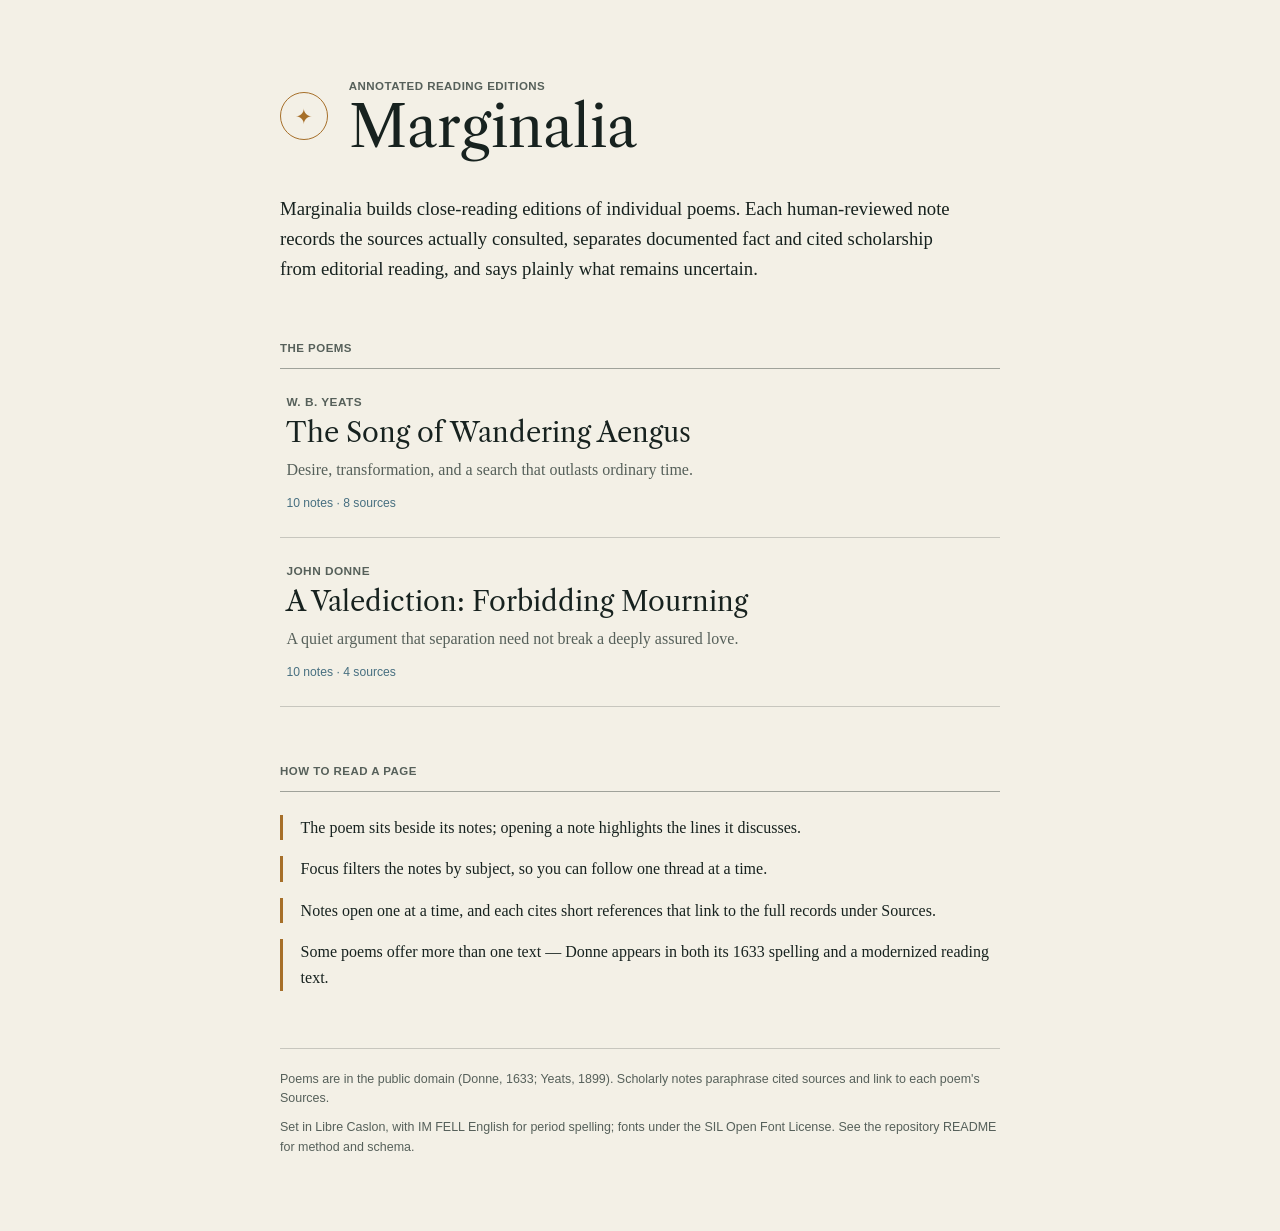
<file: index.html>
<!doctype html>
<html lang="en">
<head>
  <meta charset="utf-8">
  <meta name="viewport" content="width=device-width, initial-scale=1">
  <title>Marginalia — annotated reading editions of poems</title>
  <style>
    /* Libre Caslon Text is self-hosted from Google Fonts under the SIL Open Font License 1.1. */
    @font-face {
      font-family: "Libre Caslon Text";
      src: url("[data-uri]") format("woff2");
      font-style: normal;
      font-weight: 400;
      font-display: swap;
    }

    :root {
      --paper: #f3f0e6;
      --paper-light: #fbf9f2;
      --ink: #17221f;
      --ink-soft: #56605a;
      --moon: #476f80;
      --gold: #a66f29;
      --rule: rgba(23, 34, 31, 0.2);
      --rule-strong: rgba(23, 34, 31, 0.38);
      --display: "Libre Caslon Text", "Iowan Old Style", Baskerville, "Palatino Linotype", Palatino, Georgia, serif;
      --serif: "Iowan Old Style", Baskerville, "Palatino Linotype", Palatino, Georgia, serif;
      --sans: "Gill Sans", "Trebuchet MS", Candara, sans-serif;
    }

    * {
      box-sizing: border-box;
    }

    html {
      scroll-behavior: smooth;
    }

    body {
      margin: 0;
      color: var(--ink);
      background: var(--paper);
      font-family: var(--serif);
      line-height: 1.6;
      -webkit-font-smoothing: antialiased;
    }

    .page {
      max-width: 52rem;
      margin: 0 auto;
      padding: clamp(2.5rem, 6vw, 5rem) clamp(1.25rem, 5vw, 3.5rem) 4rem;
    }

    .eyebrow {
      margin: 0;
      color: var(--ink-soft);
      font-family: var(--sans);
      font-size: 0.72rem;
      font-weight: 700;
      letter-spacing: 0.04em;
      text-transform: uppercase;
    }

    .mast {
      display: grid;
      grid-template-columns: 3.2rem minmax(0, 1fr);
      gap: 1.1rem;
      align-items: center;
    }

    .mast__mark {
      display: grid;
      width: 3rem;
      height: 3rem;
      place-items: center;
      color: var(--gold);
      border: 1px solid var(--gold);
      border-radius: 50%;
      font-size: 1.3rem;
    }

    .mast h1 {
      margin: 0.2rem 0 0;
      font-family: var(--display);
      font-size: clamp(2.6rem, 7vw, 3.6rem);
      font-weight: 400;
      line-height: 1;
    }

    .lede {
      max-width: 42rem;
      margin: 2.4rem 0 0;
      font-size: 1.17rem;
    }

    .section-label {
      margin: 3.4rem 0 0;
      padding-bottom: 0.7rem;
      border-bottom: 1px solid var(--rule-strong);
    }

    .cards {
      margin: 0;
      padding: 0;
      list-style: none;
    }

    .card {
      display: block;
      padding: 1.5rem 0.4rem;
      color: inherit;
      text-decoration: none;
      border-bottom: 1px solid var(--rule);
      transition: background-color 160ms ease, padding-left 160ms ease;
    }

    .card:hover,
    .card:focus-visible {
      padding-left: 0.9rem;
      background: linear-gradient(90deg, rgba(71, 111, 128, 0.09), transparent 80%);
      outline: none;
    }

    .card__author {
      margin: 0;
      color: var(--ink-soft);
      font-family: var(--sans);
      font-size: 0.74rem;
      font-weight: 700;
      letter-spacing: 0.04em;
      text-transform: uppercase;
    }

    .card__title {
      margin: 0.3rem 0 0;
      font-family: var(--display);
      font-size: 1.7rem;
      font-weight: 400;
      line-height: 1.15;
    }

    .card__hook {
      margin: 0.55rem 0 0;
      max-width: 40rem;
      color: var(--ink-soft);
    }

    .card__meta {
      margin: 0.7rem 0 0;
      color: var(--moon);
      font-family: var(--sans);
      font-size: 0.76rem;
    }

    .how__list {
      margin: 1.4rem 0 0;
      padding: 0;
      list-style: none;
      display: grid;
      gap: 1rem;
    }

    .how__list li {
      padding-left: 1.1rem;
      border-left: 3px solid var(--gold);
    }

    .colophon {
      margin-top: 3.6rem;
      padding-top: 1.3rem;
      border-top: 1px solid var(--rule);
      color: var(--ink-soft);
      font-family: var(--sans);
      font-size: 0.78rem;
      line-height: 1.55;
    }

    .colophon p {
      margin: 0 0 0.6rem;
    }

    .colophon a {
      color: var(--moon);
    }

    @media (max-width: 34rem) {
      .mast {
        grid-template-columns: 2.6rem minmax(0, 1fr);
        gap: 0.85rem;
      }

      .card__title {
        font-size: 1.45rem;
      }
    }
  </style>
</head>
<body>
  <main class="page">
    <header class="mast">
      <div class="mast__mark" aria-hidden="true">✦</div>
      <div>
        <p class="eyebrow">Annotated reading editions</p>
        <h1>Marginalia</h1>
      </div>
    </header>

    <p class="lede">
      Marginalia builds close-reading editions of individual poems. Each human-reviewed note
      records the sources actually consulted, separates documented fact and cited scholarship
      from editorial reading, and says plainly what remains uncertain.
    </p>

    <section aria-labelledby="library-heading">
      <h2 id="library-heading" class="eyebrow section-label">The poems</h2>
      <ul class="cards">
        <li>
          <a class="card" href="corpora/yeats-song-of-wandering-aengus/review.html">
            <p class="card__author">W. B. Yeats</p>
            <h3 class="card__title">The Song of Wandering Aengus</h3>
            <p class="card__hook">Desire, transformation, and a search that outlasts ordinary time.</p>
            <p class="card__meta">10 notes · 8 sources</p>
          </a>
        </li>
        <li>
          <a class="card" href="corpora/donne-a-valediction-forbidding-mourning/review.html">
            <p class="card__author">John Donne</p>
            <h3 class="card__title">A Valediction: Forbidding Mourning</h3>
            <p class="card__hook">A quiet argument that separation need not break a deeply assured love.</p>
            <p class="card__meta">10 notes · 4 sources</p>
          </a>
        </li>
      </ul>
    </section>

    <section aria-labelledby="how-heading">
      <h2 id="how-heading" class="eyebrow section-label">How to read a page</h2>
      <ul class="how__list">
        <li>The poem sits beside its notes; opening a note highlights the lines it discusses.</li>
        <li>Focus filters the notes by subject, so you can follow one thread at a time.</li>
        <li>Notes open one at a time, and each cites short references that link to the full records under Sources.</li>
        <li>Some poems offer more than one text — Donne appears in both its 1633 spelling and a modernized reading text.</li>
      </ul>
    </section>

    <footer class="colophon">
      <p>Poems are in the public domain (Donne, 1633; Yeats, 1899). Scholarly notes paraphrase cited sources and link to each poem's Sources.</p>
      <p>Set in Libre Caslon, with IM FELL English for period spelling; fonts under the SIL Open Font License. See the repository README for method and schema.</p>
    </footer>
  </main>
</body>
</html>
</file>
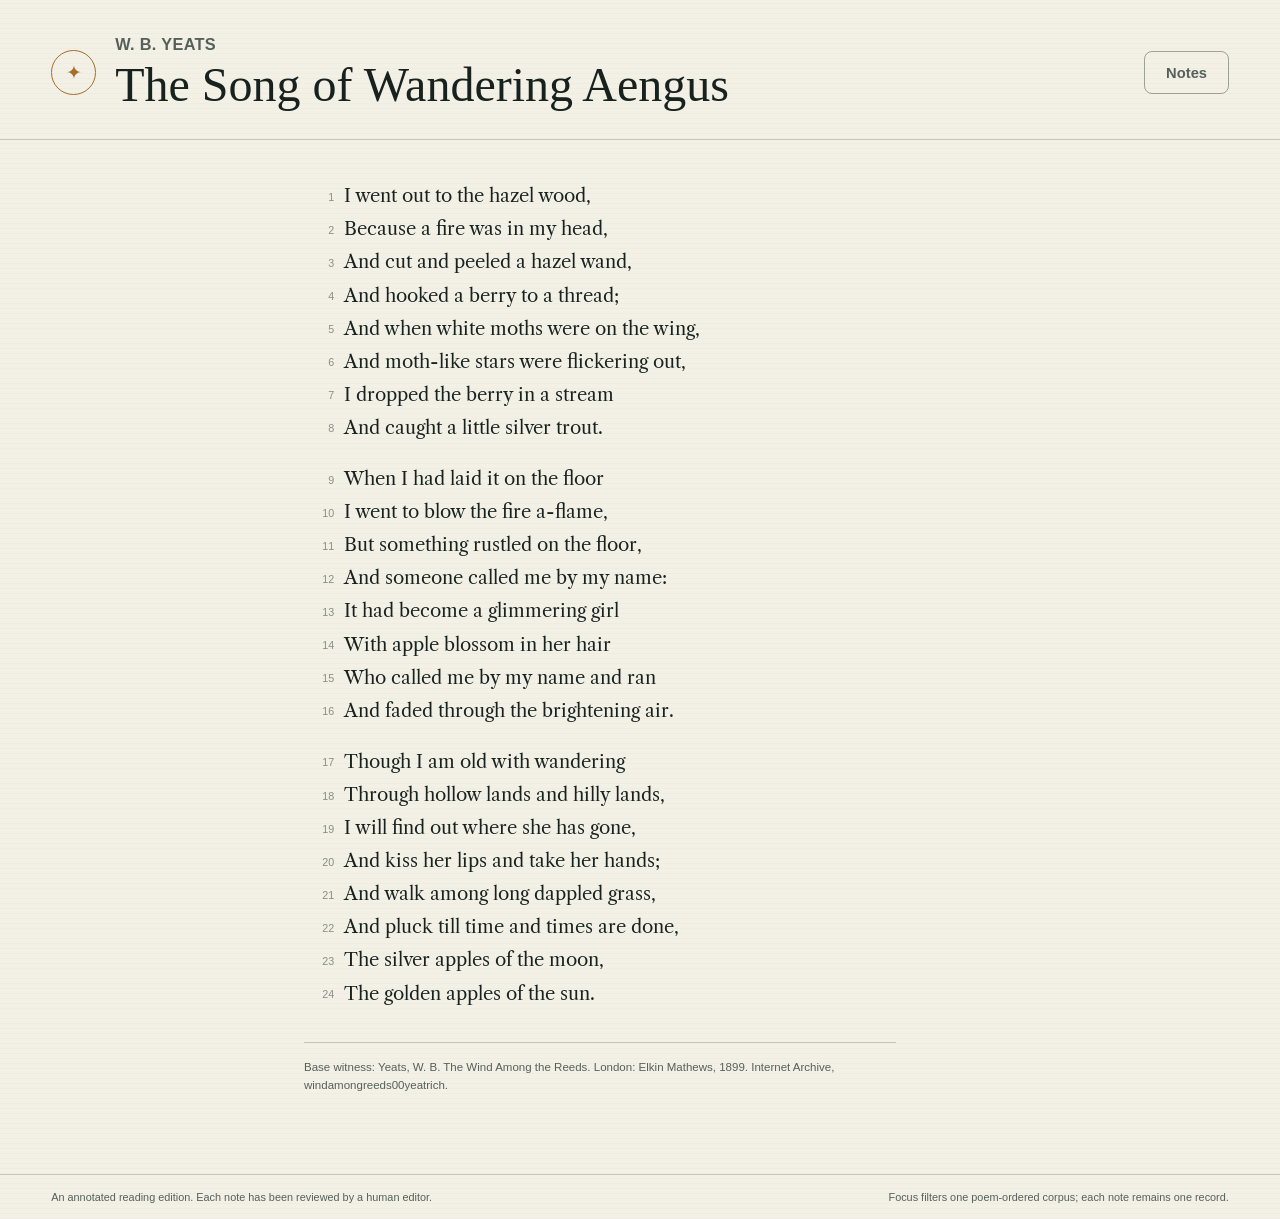
<file: corpora/yeats-song-of-wandering-aengus/review.html>
<!doctype html>
<html lang="en">
<head>
  <meta charset="utf-8">
  <meta name="viewport" content="width=device-width, initial-scale=1">
  <title>The Song of Wandering Aengus — W. B. Yeats</title>
  <style>
    /* Libre Caslon files are self-hosted from Google Fonts under the SIL Open Font License 1.1. */

    @font-face {
      font-family: "Libre Caslon Text";
      src: url("[data-uri]") format("woff2");
      font-style: normal;
      font-weight: 400;
      font-display: swap;
    }
    :root {
      --paper: #f3f0e6;
      --paper-light: #fbf9f2;
      --ink: #17221f;
      --ink-soft: #56605a;
      --moon: #476f80;
      --moon-pale: rgba(71, 111, 128, 0.14);
      --gold: #a66f29;
      --rule: rgba(23, 34, 31, 0.2);
      --rule-strong: rgba(23, 34, 31, 0.38);
      --display-serif: "Iowan Old Style", Baskerville, "Palatino Linotype", Palatino, Georgia, serif;
      --serif: "Iowan Old Style", Baskerville, "Palatino Linotype", Palatino, Georgia, serif;
      --poem-serif: "Libre Caslon Text", "Iowan Old Style", Baskerville, "Palatino Linotype", Palatino, Georgia, serif;
      --sans: "Gill Sans", "Trebuchet MS", Candara, sans-serif;
    }

    * {
      box-sizing: border-box;
    }

    html {
      scroll-behavior: smooth;
    }

    body {
      min-width: 20rem;
      margin: 0;
      color: var(--ink);
      background:
        repeating-linear-gradient(0deg, rgba(23, 34, 31, 0.018) 0 1px, transparent 1px 5px),
        var(--paper);
      font-family: var(--serif);
    }

    button,
    select {
      font: inherit;
    }

    button:focus-visible,
    select:focus-visible,
    summary:focus-visible,
    a:focus-visible,
    [tabindex]:focus-visible {
      outline: 2px solid var(--moon);
      outline-offset: 3px;
    }

    [hidden] {
      display: none !important;
    }

    .skip-link {
      position: fixed;
      z-index: 30;
      top: 0.5rem;
      left: 0.5rem;
      padding: 0.7rem 1rem;
      color: var(--paper-light);
      background: var(--ink);
      transform: translateY(-160%);
    }

    .skip-link:focus {
      transform: translateY(0);
    }

    .masthead {
      display: grid;
      grid-template-columns: 3rem minmax(0, 1fr) auto;
      gap: 1rem;
      align-items: center;
      max-width: 92rem;
      margin: 0 auto;
      padding: 2.2rem clamp(1.25rem, 4vw, 4rem) 1.8rem;
      border-bottom: 1px solid var(--rule);
    }

    .masthead__mark {
      display: grid;
      width: 2.8rem;
      height: 2.8rem;
      place-items: center;
      color: var(--gold);
      text-decoration: none;
      border: 1px solid var(--gold);
      border-radius: 50%;
      font-size: 1.2rem;
    }

    .masthead__title {
      min-width: 0;
    }

    .masthead__author {
      margin: 0 0 0.45rem;
      color: var(--ink-soft);
      font-family: var(--sans);
      font-size: 1.02rem;
      font-weight: 700;
      letter-spacing: 0.02em;
      text-transform: uppercase;
    }

    .eyebrow,
    .notes-toggle,
    .projection-label,
    .projection-status,
    .source-meta,
    .stage-kicker {
      font-family: var(--sans);
      letter-spacing: 0;
    }

    .eyebrow {
      margin: 0 0 0.35rem;
      color: var(--ink-soft);
      font-size: 0.7rem;
      font-weight: 700;
      text-transform: uppercase;
    }

    .masthead h1 {
      max-width: none;
      margin: 0;
      overflow-wrap: normal;
      font-family: var(--display-serif);
      font-size: 3rem;
      font-weight: 400;
      line-height: 1.02;
    }

    .notes-toggle {
      justify-self: end;
      min-height: 2.7rem;
      padding: 0.55rem 1.3rem;
      color: var(--paper-light);
      border: 1px solid var(--moon);
      border-radius: 0.5rem;
      background: var(--moon);
      font-size: 0.92rem;
      font-weight: 700;
      cursor: pointer;
      transition: background-color 160ms ease, color 160ms ease, border-color 160ms ease;
    }

    .notes-toggle[aria-pressed="false"] {
      color: var(--ink-soft);
      background: transparent;
      border-color: var(--rule-strong);
    }

    .notes-toggle:hover,
    .notes-toggle:focus-visible {
      outline: none;
      color: var(--paper-light);
      border-color: var(--moon);
      background: var(--moon);
    }

    .projection-bar {
      margin: 0 0 1.8rem;
      padding: 0 0 1.2rem;
      border-bottom: 1px solid var(--rule-strong);
    }

    .projection-bar__inner {
      display: grid;
      gap: 0.8rem;
    }

    .focus-filter {
      min-width: 0;
      margin: 0;
      padding: 0;
      border: 0;
    }

    .projection-label {
      color: var(--ink-soft);
      font-size: 0.68rem;
      font-weight: 700;
      text-transform: uppercase;
    }

    .focus-options {
      display: flex;
      flex-wrap: wrap;
      gap: 0.45rem;
      margin-top: 0.4rem;
    }

    .focus-option {
      min-height: 2.25rem;
      padding: 0.4rem 0.85rem;
      color: var(--ink-soft);
      border: 1px solid var(--rule-strong);
      border-radius: 0.45rem;
      background: transparent;
      font-family: var(--sans);
      font-size: 0.74rem;
      cursor: pointer;
    }

    .focus-option:hover,
    .focus-option:focus-visible {
      color: var(--ink);
      border-color: var(--moon);
    }

    .focus-option[aria-pressed="true"] {
      color: var(--paper-light);
      border-color: var(--moon);
      background: var(--moon);
    }

    .projection-status {
      margin: 0;
      color: var(--ink-soft);
      font-size: 0.72rem;
    }

    .reading-layout {
      display: grid;
      grid-template-columns: minmax(24rem, 0.82fr) minmax(28rem, 1.18fr);
      max-width: 92rem;
      margin: 0 auto;
    }

    .reading-layout--notes-hidden {
      grid-template-columns: minmax(0, 1fr);
    }

    .reading-layout--notes-hidden .notes-panel {
      display: none;
    }

    .reading-layout--notes-hidden .poem-panel {
      border-right: 0;
    }

    .reading-layout--notes-hidden .poem-sticky {
      position: static;
      max-width: 42rem;
      margin: 0 auto;
    }

    .poem-panel {
      min-width: 0;
      padding: 2.5rem clamp(1.25rem, 4vw, 4rem) 5rem;
      border-right: 1px solid var(--rule);
    }

    .poem-sticky {
      position: sticky;
      top: 1rem;
    }

    .text-selector {
      display: flex;
      gap: 0.35rem;
      margin-bottom: 1.2rem;
    }

    .text-selector button {
      padding: 0.4rem 0.75rem;
      border: 1px solid var(--rule);
      border-radius: 0.45rem;
      background: transparent;
      font-family: var(--sans);
      font-size: 0.72rem;
      cursor: pointer;
    }

    .text-selector button[aria-pressed="true"] {
      color: #fff;
      border-color: var(--moon);
      background: var(--moon);
    }

    .poem-lines {
      max-width: 37rem;
    }

    .poem-line {
      display: grid;
      grid-template-columns: 1.7rem minmax(0, 1fr);
      gap: 0.6rem;
      align-items: center;
      min-height: 2rem;
      border-left: 3px solid transparent;
      transition: color 160ms ease, background-color 160ms ease, border-color 160ms ease;
    }

    .poem-line--stanza {
      margin-top: 1.15rem;
    }

    .poem-line:first-child {
      margin-top: 0;
    }

    .poem-line__number {
      color: rgba(72, 84, 77, 0.62);
      font-family: var(--sans);
      font-size: 0.67rem;
      text-align: right;
      user-select: none;
    }

    .poem-line__text {
      font-family: var(--poem-serif);
      padding: 0.2rem 0;
      font-size: 1.15rem;
      line-height: 1.45;
    }

    .poem-line--selected {
      color: #102b34;
      background: linear-gradient(90deg, rgba(71, 111, 128, 0.2), rgba(71, 111, 128, 0.035));
      border-left-color: var(--moon);
    }

    .witness {
      max-width: 37rem;
      margin: 2rem 0 0;
      padding-top: 1rem;
      color: var(--ink-soft);
      border-top: 1px solid var(--rule);
      font-family: var(--sans);
      font-size: 0.72rem;
      line-height: 1.5;
    }

    .notes-panel {
      min-width: 0;
      padding: 2.5rem clamp(1.25rem, 4vw, 4rem) 7rem;
    }

    .stream-group {
      margin: 0;
    }

    .stream-group + .stream-group {
      margin-top: 3rem;
    }

    .stream-group__heading {
      display: grid;
      grid-template-columns: auto minmax(0, 1fr);
      gap: 0.8rem;
      align-items: center;
      margin: 0 0 0.2rem;
      padding-bottom: 0.75rem;
      color: var(--moon);
      border-bottom: 1px solid var(--rule-strong);
      font-family: var(--sans);
      font-size: 0.76rem;
      text-transform: uppercase;
    }

    .stream-group__number {
      display: grid;
      width: 1.65rem;
      height: 1.65rem;
      place-items: center;
      color: var(--paper-light);
      border-radius: 50%;
      background: var(--moon);
      font-size: 0.68rem;
      font-weight: 700;
    }

    .note-article {
      position: relative;
      border-bottom: 1px solid var(--rule-strong);
      transition: background-color 160ms ease, border-color 160ms ease;
    }

    .note-article--active,
    .note-article[open] {
      border-left: 3px solid var(--moon);
      background: linear-gradient(90deg, rgba(71, 111, 128, 0.09), transparent 78%);
    }

    .note-summary {
      display: grid;
      grid-template-columns: minmax(0, 1fr) auto;
      gap: 1rem;
      align-items: center;
      padding: 1rem 0.25rem;
      list-style: none;
    }

    .note-summary::-webkit-details-marker {
      display: none;
    }

    .note-summary::after {
      content: "+";
      color: var(--ink-soft);
      font-family: var(--sans);
      font-size: 1rem;
    }

    .note-article[open] > .note-summary::after {
      content: "−";
    }

    .note-summary h3 {
      max-width: none;
      margin: 0;
      font-family: var(--display-serif);
      font-size: 1.2rem;
      font-weight: 400;
      line-height: 1.25;
    }

    .note-article[open] > .note-summary h3 {
      font-size: 1.78rem;
    }

    .note-content {
      padding: 0.35rem 1.15rem 2rem;
    }

    .claim-body {
      max-width: 44rem;
      font-size: 1.17rem;
      line-height: 1.62;
    }

    .claim-body p {
      margin: 0 0 1rem;
    }

    .claim-body p.verse {
      margin-left: 1.2rem;
    }

    .claim-body .verse-line {
      display: block;
      padding-left: 1.5em;
      text-indent: -1.5em;
    }

    .claim-body .verse-head,
    .claim-body .verse-right {
      padding-left: 0;
      text-indent: 0;
      font-size: 0.92em;
    }

    .claim-body .verse-head {
      text-align: center;
    }

    .claim-body .verse-right {
      text-align: right;
    }

    .claim-body .verse-title {
      margin-bottom: 0.25rem;
      font-size: 1em;
      font-style: italic;
      letter-spacing: 0.03em;
    }

    .claim-body .verse-first {
      margin-top: 0.4rem;
    }

    .claim-body .verse-initial {
      font-variant: small-caps;
    }

    .claim-body ol {
      padding-left: 1.4rem;
    }

    .note-details {
      max-width: 44rem;
      margin-top: 1.2rem;
      border-top: 1px solid var(--rule);
    }

    summary {
      cursor: pointer;
    }

    .note-details > summary,
    .source-record > summary {
      padding: 0.85rem 0;
      color: var(--ink-soft);
      font-family: var(--sans);
      font-size: 0.72rem;
      font-weight: 700;
      text-transform: uppercase;
    }

    .note-details__body {
      padding-bottom: 0.7rem;
    }

    .source-citations {
      display: grid;
      gap: 0.55rem;
      margin: 0;
      padding: 0;
      list-style: none;
    }

    .note-source-link {
      color: var(--moon);
      text-decoration-color: rgba(71, 111, 128, 0.4);
      text-underline-offset: 0.16em;
    }

    .note-source-link:hover,
    .note-source-link:focus-visible {
      color: var(--ink);
      text-decoration-color: currentColor;
    }

    .note-caveat {
      margin: 1rem 0 0;
      padding-left: 1rem;
      border-left: 3px solid var(--gold);
      line-height: 1.5;
    }

    .note-caveat p {
      margin: 0.35rem 0;
    }

    .source-record__body {
      padding: 0 0 1rem 1rem;
      color: var(--ink-soft);
      line-height: 1.5;
    }

    .citation {
      font-size: 0.9rem;
      font-style: italic;
    }

    .source-record:target {
      scroll-margin-top: 1rem;
    }

    .empty-state {
      margin: 2rem 0;
      padding: 1.1rem 0;
      color: var(--ink-soft);
      border-top: 1px solid var(--rule-strong);
      border-bottom: 1px solid var(--rule);
      line-height: 1.5;
    }

    .sources-accordion {
      margin-top: 3rem;
      border-top: 1px solid var(--rule-strong);
      border-bottom: 1px solid var(--rule-strong);
    }

    .sources-accordion > summary {
      display: grid;
      grid-template-columns: minmax(0, 1fr) auto;
      gap: 1rem;
      align-items: center;
      padding: 1rem 0.25rem;
      list-style: none;
      cursor: pointer;
    }

    .sources-accordion > summary::-webkit-details-marker {
      display: none;
    }

    .sources-accordion > summary::after {
      content: "+";
      color: var(--ink-soft);
      font-family: var(--sans);
    }

    .sources-accordion[open] > summary::after {
      content: "−";
    }

    .sources-accordion h2 {
      margin: 0;
      font-family: var(--display-serif);
      font-size: 1.35rem;
      font-weight: 400;
    }

    .sources-content {
      padding: 0.5rem 0.75rem 2rem;
    }

    .source-intro {
      max-width: 45rem;
      color: var(--ink-soft);
      line-height: 1.5;
    }

    .source-group {
      margin-top: 2rem;
      color: var(--moon);
      font-family: var(--sans);
      font-size: 0.74rem;
      text-transform: uppercase;
    }

    .source-record {
      border-top: 1px solid var(--rule);
    }

    .source-record > summary {
      color: var(--ink);
      font-family: var(--serif);
      font-size: 1rem;
      font-weight: 500;
      text-transform: none;
    }

    .source-link {
      color: var(--moon);
    }

    .colophon {
      display: flex;
      gap: 1rem;
      justify-content: space-between;
      padding: 1rem clamp(1.25rem, 4vw, 4rem);
      color: var(--ink-soft);
      border-top: 1px solid var(--rule);
      font-family: var(--sans);
      font-size: 0.68rem;
    }

    .colophon p {
      margin: 0;
    }

    @media (max-width: 50rem) {
      .masthead {
        grid-template-columns: 2.5rem minmax(0, 1fr);
        padding-top: 1.5rem;
      }

      .masthead__mark {
        width: 2.5rem;
        height: 2.5rem;
      }

      .masthead h1 {
        font-size: 1.9rem;
      }

      .notes-toggle {
        grid-column: 2;
        justify-self: start;
      }

      .reading-layout {
        display: block;
      }

      .poem-panel,
      .notes-panel {
        padding: 2rem 1rem 3rem;
      }

      .poem-panel {
        border-right: 0;
        border-bottom: 1px solid var(--rule-strong);
      }

      .poem-sticky {
        position: static;
      }

      .poem-line {
        grid-template-columns: 1.55rem minmax(0, 1fr);
        gap: 0.45rem;
      }

      .poem-line__text {
        font-size: 1.06rem;
      }

      .note-summary h3,
      .note-article[open] > .note-summary h3 {
        font-size: 1.45rem;
      }

      .note-content {
        padding-right: 0.75rem;
        padding-left: 0.75rem;
      }

      .claim-body {
        font-size: 1.1rem;
      }

      .colophon {
        display: block;
      }

      .colophon p + p {
        margin-top: 0.4rem;
      }
    }

    @media (prefers-reduced-motion: reduce) {
      html {
        scroll-behavior: auto;
      }

      *,
      *::before,
      *::after {
        transition-duration: 0.01ms !important;
      }
    }
  </style>
</head>
<body>
  <a class="skip-link" href="#poem-lines">Skip to poem</a>
  <a class="skip-link" href="#note-stream">Skip to notes</a>

  <header class="masthead">
    <a class="masthead__mark" href="../../index.html" aria-label="Back to Marginalia">✦</a>
    <div class="masthead__title">
      <p id="edition-author" class="masthead__author"></p>
      <h1 id="edition-title"></h1>
    </div>
    <button id="notes-toggle" class="notes-toggle" type="button" aria-pressed="true">Notes</button>
  </header>

  <main id="main-content">
    <div id="reading-layout" class="reading-layout">
      <aside class="poem-panel" aria-label="Poem">
        <div class="poem-sticky">
          <div id="text-selector" class="text-selector" hidden aria-label="Reading text"></div>
          <div id="poem-lines" class="poem-lines"></div>
          <p id="witness" class="witness"></p>
        </div>
      </aside>

      <section class="notes-panel" aria-label="Notes">
        <section id="projection-bar" class="projection-bar" aria-label="Note view controls">
          <div class="projection-bar__inner">
            <fieldset class="focus-filter">
              <legend class="projection-label">Focus</legend>
              <div id="focus-options" class="focus-options"></div>
            </fieldset>
            <p id="projection-status" class="projection-status" aria-live="polite"></p>
          </div>
        </section>
        <div id="note-stream"></div>
        <details id="sources-section" class="sources-accordion">
          <summary><h2>Sources</h2></summary>
          <div class="sources-content">
            <p class="source-intro">What was consulted, how it supports the annotations, and where evidence remains incomplete.</p>
            <div id="source-list"></div>
          </div>
        </details>
      </section>
    </div>
  </main>

  <footer class="colophon">
    <p>An annotated reading edition. Each note has been reviewed by a human editor.</p>
    <p>Focus filters one poem-ordered corpus; each note remains one record.</p>
  </footer>

  <script id="corpus-data" type="application/json">{"annotations":[{"annotation_type":"editorial-note","claim":{"attributions":[],"body":"This is the corpus base transcription of the poem as printed in the 1899 London edition of The Wind Among the Reeds, pages 15-16.","contested":false,"editorial_confidence":{"level":"unassessed","rationale":"The transcription was checked against page images and a Project Gutenberg transcription; a human editor has reviewed it, and no formal confidence grade has been assigned."},"epistemic_status":"documented-fact"},"evidence":[{"citation":{"citation_text":"Yeats, The Wind Among the Reeds (1899), 15-16.","locator":"pp. 15-16; IIIF canvases 31-32"},"id":"ev_1899_scan","relationship":"supports","source":{"access":{"consulted_on":"2026-09-23","obtained_via":"Internet Archive page images and OCR; printed pages were checked through the IIIF scan.","state":"fully-consulted"},"canonical_url":"https://archive.org/details/windamongreeds00yeatrich","citation":"Yeats, W. B. The Wind Among the Reeds. London: Elkin Mathews, 1899. Internet Archive, windamongreeds00yeatrich.","container_title":null,"contributors":[{"name":"W. B. Yeats","role":"author"}],"id":"src_e0b122f22eb15e7b","issue":null,"issued":"1899","notes":"The poem was checked directly on printed pages 15-16. Yeats's note on the poem was checked on printed pages 87-89. OCR was used only for navigation.","pages":null,"publisher":"Elkin Mathews","quality":{"authority":"primary-source","peer_review_status":"not-peer-reviewed","rationale":"The scanned 1899 printed volume is the corpus's base textual witness and includes Yeats's own appended notes."},"rights":{"notes":"Published in 1899 and treated as public domain for this corpus; users should confirm the law applicable in their jurisdiction.","quotation":"permitted","reproduction":"permitted","status":"public-domain"},"source_type":"primary-text","source_type_detail":null,"title":"The Wind Among the Reeds","volume":null},"source_id":"src_e0b122f22eb15e7b","summary":"The printed page images supply the title, punctuation, lineation, stanza breaks, and wording used here.","use":"direct-evidence"},{"citation":{"citation_text":"Yeats, The Wind Among the Reeds, Project Gutenberg ebook 32233.","locator":"The Song of Wandering Aengus section, corresponding to printed pp. 15-16"},"id":"ev_gutenberg_crosscheck","relationship":"qualifies","source":{"access":{"consulted_on":"2026-09-23","obtained_via":"Project Gutenberg plain-text edition mirrored by Internet Archive.","state":"fully-consulted"},"canonical_url":"https://www.gutenberg.org/ebooks/32233","citation":"Yeats, W. B. The Wind Among the Reeds. Fourth edition, Elkin Mathews, 1903. Project Gutenberg ebook 32233, released 3 May 2010.","container_title":null,"contributors":[{"name":"W. B. Yeats","role":"author"},{"name":"Meredith Bach and the Online Distributed Proofreading Team","role":"other","role_detail":"ebook producers"}],"id":"src_5ef421a1a77a9391","issue":null,"issued":"2010","notes":"The poem and the appended author note were compared with the 1899 scan. The 1899 page images remain authoritative for corpus punctuation and lineation.","pages":null,"publisher":"Project Gutenberg","quality":{"authority":"institutional-resource","peer_review_status":"editorially-reviewed","rationale":"Project Gutenberg supplies a distributed-proofreading transcription from scanned page images and is used only to corroborate the base witness."},"rights":{"notes":"Project Gutenberg marks the underlying work public domain in the United States; its license terms and local law still apply to reuse of the ebook file.","quotation":"permitted","reproduction":"permitted","status":"public-domain"},"source_type":"web-resource","source_type_detail":null,"title":"The Wind Among the Reeds","volume":null},"source_id":"src_5ef421a1a77a9391","summary":"The proofread 1903 fourth-edition transcription independently corroborates the poem's words and three-stanza structure.","use":"direct-evidence"}],"id":"ann_6faea52693f83798","is_base_text":true,"local_key":"base-text","review":{"notes":"Source comparison is complete; the record has been reviewed by a human editor.","reviewed_on":"2026-09-28","reviewer":"LesTP","state":"human-reviewed"},"tags":["base-text","lens-publication-textual-history"],"target":{"exact_text":"I went out to the hazel wood,\nBecause a fire was in my head,\nAnd cut and peeled a hazel wand,\nAnd hooked a berry to a thread;\nAnd when white moths were on the wing,\nAnd moth-like stars were flickering out,\nI dropped the berry in a stream\nAnd caught a little silver trout.\n\nWhen I had laid it on the floor\nI went to blow the fire a-flame,\nBut something rustled on the floor,\nAnd someone called me by my name:\nIt had become a glimmering girl\nWith apple blossom in her hair\nWho called me by my name and ran\nAnd faded through the brightening air.\n\nThough I am old with wandering\nThrough hollow lands and hilly lands,\nI will find out where she has gone,\nAnd kiss her lips and take her hands;\nAnd walk among long dappled grass,\nAnd pluck till time and times are done,\nThe silver apples of the moon,\nThe golden apples of the sun.","fragments":[{"end":29,"line":1,"start":0},{"end":30,"line":2,"start":0},{"end":32,"line":3,"start":0},{"end":31,"line":4,"start":0},{"end":38,"line":5,"start":0},{"end":40,"line":6,"start":0},{"end":31,"line":7,"start":0},{"end":33,"line":8,"start":0},{"end":31,"line":9,"start":0},{"end":32,"line":10,"start":0},{"end":35,"line":11,"start":0},{"end":33,"line":12,"start":0},{"end":31,"line":13,"start":0},{"end":30,"line":14,"start":0},{"end":32,"line":15,"start":0},{"end":38,"line":16,"start":0},{"end":30,"line":17,"start":0},{"end":37,"line":18,"start":0},{"end":35,"line":19,"start":0},{"end":37,"line":20,"start":0},{"end":34,"line":21,"start":0},{"end":39,"line":22,"start":0},{"end":30,"line":23,"start":0},{"end":29,"line":24,"start":0}],"fragments_by_text":{"canonical":[{"end":29,"line":1,"start":0},{"end":30,"line":2,"start":0},{"end":32,"line":3,"start":0},{"end":31,"line":4,"start":0},{"end":38,"line":5,"start":0},{"end":40,"line":6,"start":0},{"end":31,"line":7,"start":0},{"end":33,"line":8,"start":0},{"end":31,"line":9,"start":0},{"end":32,"line":10,"start":0},{"end":35,"line":11,"start":0},{"end":33,"line":12,"start":0},{"end":31,"line":13,"start":0},{"end":30,"line":14,"start":0},{"end":32,"line":15,"start":0},{"end":38,"line":16,"start":0},{"end":30,"line":17,"start":0},{"end":37,"line":18,"start":0},{"end":35,"line":19,"start":0},{"end":37,"line":20,"start":0},{"end":34,"line":21,"start":0},{"end":39,"line":22,"start":0},{"end":30,"line":23,"start":0},{"end":29,"line":24,"start":0}]},"line_range":{"end":24,"start":1},"locator":{"scheme":"line","value":"1-24"},"work_id":"work_the_song_of_wandering_aengus"},"title":"Base Text"},{"annotation_type":"bibliographic","claim":{"attributions":[],"body":"The poem first appeared in 1897 as “A Mad Song.” In the 1899 first London edition of The Wind Among the Reeds, it appears under the more familiar title “The Song of Wandering Aengus.”","contested":false,"editorial_confidence":{"level":"unassessed","rationale":"A university research abstract reports the 1897 title, and the 1899 title was checked directly; the 1897 periodical page remains an acquisition target."},"epistemic_status":"documented-fact"},"evidence":[{"citation":{"citation_text":"Bodsworth, 'Changing the story in Yeats’ The Song of Wandering Aengus' (2023).","locator":"Overview, abstract paragraph"},"id":"ev_1897_report","relationship":"supports","source":{"access":{"consulted_on":"2026-09-23","obtained_via":"Charles Sturt University Research Output record.","state":"fully-consulted"},"canonical_url":"https://researchoutput.csu.edu.au/en/publications/changing-the-story-in-yeats-the-song-of-wandering-aengus/","citation":"Bodsworth, Roxanne. 'Changing the story in Yeats’ The Song of Wandering Aengus.' Abstract presented at the 10th Australian Conference of Celtic Studies, University of Sydney, 26 September 2023.","container_title":"10th Australian Conference of Celtic Studies 2023","contributors":[{"name":"Roxanne Bodsworth","role":"author"}],"id":"src_57223be24ba042a2","issue":null,"issued":"2023-09-26","notes":"The source supports only statements made in the abstract, including its account of the 1897 title and its argument about later alignment with Aislinge Óenguso.","pages":null,"publisher":"Charles Sturt University Research Output","quality":{"authority":"institutional-resource","peer_review_status":"peer-reviewed","rationale":"The complete abstract is published in a university research repository and explicitly marked as peer-reviewed, but the underlying presentation was not available."},"rights":{"notes":"No reuse license was identified. The corpus paraphrases the abstract and does not reproduce it.","quotation":"limited","reproduction":"prohibited","status":"copyrighted"},"source_type":"other","source_type_detail":"Peer-reviewed conference abstract","title":"Changing the story in Yeats' The Song of Wandering Aengus","volume":null},"source_id":"src_57223be24ba042a2","summary":"Bodsworth's complete conference abstract reports first publication in 1897 as “A Mad Song” and the subsequent title change.","use":"direct-evidence"},{"citation":{"citation_text":"Yeats, The Wind Among the Reeds (1899), 15.","locator":"p. 15"},"id":"ev_1899_title","relationship":"supports","source":{"access":{"consulted_on":"2026-09-23","obtained_via":"Internet Archive page images and OCR; printed pages were checked through the IIIF scan.","state":"fully-consulted"},"canonical_url":"https://archive.org/details/windamongreeds00yeatrich","citation":"Yeats, W. B. The Wind Among the Reeds. London: Elkin Mathews, 1899. Internet Archive, windamongreeds00yeatrich.","container_title":null,"contributors":[{"name":"W. B. Yeats","role":"author"}],"id":"src_e0b122f22eb15e7b","issue":null,"issued":"1899","notes":"The poem was checked directly on printed pages 15-16. Yeats's note on the poem was checked on printed pages 87-89. OCR was used only for navigation.","pages":null,"publisher":"Elkin Mathews","quality":{"authority":"primary-source","peer_review_status":"not-peer-reviewed","rationale":"The scanned 1899 printed volume is the corpus's base textual witness and includes Yeats's own appended notes."},"rights":{"notes":"Published in 1899 and treated as public domain for this corpus; users should confirm the law applicable in their jurisdiction.","quotation":"permitted","reproduction":"permitted","status":"public-domain"},"source_type":"primary-text","source_type_detail":null,"title":"The Wind Among the Reeds","volume":null},"source_id":"src_e0b122f22eb15e7b","summary":"The 1899 edition prints the now-standard title above the poem.","use":"direct-evidence"},{"citation":{"citation_text":"LiederNet Archive, text 28583.","locator":"About the headline and text-authorship notes"},"id":"ev_liedernet_history","relationship":"supports","source":{"access":{"consulted_on":"2026-09-23","obtained_via":"Public LiederNet text record and editorial notes.","state":"fully-consulted"},"canonical_url":"https://www.lieder.net/lieder/get_text.html?TextId=28583","citation":"Yeats, W. B. 'A mad song' [The Song of Wandering Aengus]. LiederNet Archive, text 28583, research by Emily Ezust and Garrett Medlock.","container_title":null,"contributors":[{"name":"W. B. Yeats","role":"author"},{"name":"Emily Ezust","role":"editor"},{"name":"Garrett Medlock","role":"editor"}],"id":"src_21c964fd93d0fe6a","issue":null,"issued":"2007-05-02","notes":"The record reports first publication in The Sketch in August 1897, revision and renaming in 1899, a 24-line text, and one check of the author's text against a primary source.","pages":null,"publisher":"LiederNet Archive","quality":{"authority":"established-reference","peer_review_status":"not-peer-reviewed","rationale":"LiederNet is a long-running specialist archive for song texts; this record identifies its primary-source checking status and publication/title history, but it is not a critical edition."},"rights":{"notes":"The underlying Yeats poem is public domain, but the archive's editorial record and translations have separate rights. This corpus paraphrases its metadata.","quotation":"limited","reproduction":"prohibited","status":"copyrighted"},"source_type":"web-resource","source_type_detail":null,"title":"A mad song [The Song of Wandering Aengus]","volume":null},"source_id":"src_21c964fd93d0fe6a","summary":"The curated record reports publication in The Sketch in August 1897 and revision and renaming in 1899.","use":"direct-evidence"}],"id":"ann_ad8a47b91d7fa05c","is_base_text":false,"local_key":"publication-history","review":{"notes":"Verify the 1897 issue of The Sketch directly before promotion to source-verified.","reviewed_on":"2026-09-28","reviewer":"LesTP","state":"human-reviewed"},"tags":["lens-publication-textual-history","first-publication","title-history"],"target":{"exact_text":"I went out to the hazel wood,\nBecause a fire was in my head,\nAnd cut and peeled a hazel wand,\nAnd hooked a berry to a thread;\nAnd when white moths were on the wing,\nAnd moth-like stars were flickering out,\nI dropped the berry in a stream\nAnd caught a little silver trout.\n\nWhen I had laid it on the floor\nI went to blow the fire a-flame,\nBut something rustled on the floor,\nAnd someone called me by my name:\nIt had become a glimmering girl\nWith apple blossom in her hair\nWho called me by my name and ran\nAnd faded through the brightening air.\n\nThough I am old with wandering\nThrough hollow lands and hilly lands,\nI will find out where she has gone,\nAnd kiss her lips and take her hands;\nAnd walk among long dappled grass,\nAnd pluck till time and times are done,\nThe silver apples of the moon,\nThe golden apples of the sun.","fragments":[{"end":29,"line":1,"start":0},{"end":30,"line":2,"start":0},{"end":32,"line":3,"start":0},{"end":31,"line":4,"start":0},{"end":38,"line":5,"start":0},{"end":40,"line":6,"start":0},{"end":31,"line":7,"start":0},{"end":33,"line":8,"start":0},{"end":31,"line":9,"start":0},{"end":32,"line":10,"start":0},{"end":35,"line":11,"start":0},{"end":33,"line":12,"start":0},{"end":31,"line":13,"start":0},{"end":30,"line":14,"start":0},{"end":32,"line":15,"start":0},{"end":38,"line":16,"start":0},{"end":30,"line":17,"start":0},{"end":37,"line":18,"start":0},{"end":35,"line":19,"start":0},{"end":37,"line":20,"start":0},{"end":34,"line":21,"start":0},{"end":39,"line":22,"start":0},{"end":30,"line":23,"start":0},{"end":29,"line":24,"start":0}],"fragments_by_text":{"canonical":[{"end":29,"line":1,"start":0},{"end":30,"line":2,"start":0},{"end":32,"line":3,"start":0},{"end":31,"line":4,"start":0},{"end":38,"line":5,"start":0},{"end":40,"line":6,"start":0},{"end":31,"line":7,"start":0},{"end":33,"line":8,"start":0},{"end":31,"line":9,"start":0},{"end":32,"line":10,"start":0},{"end":35,"line":11,"start":0},{"end":33,"line":12,"start":0},{"end":31,"line":13,"start":0},{"end":30,"line":14,"start":0},{"end":32,"line":15,"start":0},{"end":38,"line":16,"start":0},{"end":30,"line":17,"start":0},{"end":37,"line":18,"start":0},{"end":35,"line":19,"start":0},{"end":37,"line":20,"start":0},{"end":34,"line":21,"start":0},{"end":39,"line":22,"start":0},{"end":30,"line":23,"start":0},{"end":29,"line":24,"start":0}]},"line_range":{"end":24,"start":1},"locator":{"scheme":"line","value":"1-24"},"work_id":"work_the_song_of_wandering_aengus"},"title":"From “A Mad Song” to “Wandering Aengus”"},{"annotation_type":"historical-context","claim":{"attributions":[],"body":"The poem brings together two different imaginative sources: a Greek folk song suggested its basic situation, while Yeats pictured the events taking place in an Ireland inhabited by spirits. Yeats gives this account in the note he appended to the poem, so it describes his own framing of the work rather than proving that every image comes from one recoverable tale.","contested":false,"editorial_confidence":{"level":"unassessed","rationale":"The claim paraphrases Yeats's signed authorial note, checked on the printed pages; a human editor has reviewed it, and no formal confidence grade has been assigned."},"epistemic_status":"documented-fact"},"evidence":[{"citation":{"citation_text":"Yeats, The Wind Among the Reeds (1899), 88-89.","locator":"pp. 88-89, note to The Song of Wandering Aengus"},"id":"ev_yeats_note_origin","relationship":"supports","source":{"access":{"consulted_on":"2026-09-23","obtained_via":"Internet Archive page images and OCR; printed pages were checked through the IIIF scan.","state":"fully-consulted"},"canonical_url":"https://archive.org/details/windamongreeds00yeatrich","citation":"Yeats, W. B. The Wind Among the Reeds. London: Elkin Mathews, 1899. Internet Archive, windamongreeds00yeatrich.","container_title":null,"contributors":[{"name":"W. B. Yeats","role":"author"}],"id":"src_e0b122f22eb15e7b","issue":null,"issued":"1899","notes":"The poem was checked directly on printed pages 15-16. Yeats's note on the poem was checked on printed pages 87-89. OCR was used only for navigation.","pages":null,"publisher":"Elkin Mathews","quality":{"authority":"primary-source","peer_review_status":"not-peer-reviewed","rationale":"The scanned 1899 printed volume is the corpus's base textual witness and includes Yeats's own appended notes."},"rights":{"notes":"Published in 1899 and treated as public domain for this corpus; users should confirm the law applicable in their jurisdiction.","quotation":"permitted","reproduction":"permitted","status":"public-domain"},"source_type":"primary-text","source_type_detail":null,"title":"The Wind Among the Reeds","volume":null},"source_id":"src_e0b122f22eb15e7b","summary":"Yeats names both the Greek folk-song prompt and the Irish imaginative setting in his note to the poem.","use":"direct-evidence"}],"id":"ann_3cad8e591eec562e","is_base_text":false,"local_key":"author-framing","review":{"notes":"The exact printed note has been checked; interpretive consequences remain open.","reviewed_on":"2026-09-28","reviewer":"LesTP","state":"human-reviewed"},"tags":["lens-myth-folklore","authorial-note","composition"],"target":{"exact_text":"I dropped the berry in a stream\nAnd caught a little silver trout.\n\nWhen I had laid it on the floor\nI went to blow the fire a-flame,\nBut something rustled on the floor,\nAnd someone called me by my name:\nIt had become a glimmering girl\nWith apple blossom in her hair\nWho called me by my name and ran\nAnd faded through the brightening air.","fragments":[{"end":31,"line":7,"start":0},{"end":33,"line":8,"start":0},{"end":31,"line":9,"start":0},{"end":32,"line":10,"start":0},{"end":35,"line":11,"start":0},{"end":33,"line":12,"start":0},{"end":31,"line":13,"start":0},{"end":30,"line":14,"start":0},{"end":32,"line":15,"start":0},{"end":38,"line":16,"start":0}],"fragments_by_text":{"canonical":[{"end":31,"line":7,"start":0},{"end":33,"line":8,"start":0},{"end":31,"line":9,"start":0},{"end":32,"line":10,"start":0},{"end":35,"line":11,"start":0},{"end":33,"line":12,"start":0},{"end":31,"line":13,"start":0},{"end":30,"line":14,"start":0},{"end":32,"line":15,"start":0},{"end":38,"line":16,"start":0}]},"line_range":{"end":16,"start":7},"locator":{"scheme":"line","value":"7-16"},"work_id":"work_the_song_of_wandering_aengus"},"title":"How Yeats Described the Poem's Origins"},{"annotation_type":"historical-context","claim":{"attributions":[],"body":"The poem's wandering hero is Aengus, a god of the old Irish otherworld, and its hazel wood and silver and golden apples belong to that same world. In his own note Yeats identifies the man with the hazel wand as \"Aengus, Master of Love,\" one of the Tuatha De Danaan, the ancient Irish gods whom country people still called the Sidhe. Choosing such a figure was not a neutral literary decision. Through the 1890s Yeats worked to build a modern Irish literature out of Gaelic legend: he called the Celtic movement \"principally the opening of this fountain\" of old stories, and urged Irish writers to master \"this history and these legends.\" Writing an Irish god into an English lyric was part of that program, an attempt to make an ancient national imagination speak to modern readers.","contested":false,"editorial_confidence":{"level":"unassessed","rationale":"The god's identity rests on Yeats's own note, and the cultural program on his own essays; connecting that program to this particular poem is editorial synthesis that a human editor has not yet graded, and it has not been checked against secondary Yeats scholarship."},"epistemic_status":"editorial-synthesis"},"evidence":[{"citation":{"citation_text":"Yeats, The Wind Among the Reeds (1899), notes, pp. 74 and 88-89.","locator":"notes to \"The Song of Wandering Aengus\" and \"The Hosting of the Sidhe\""},"id":"ev_yeats_note_aengus","quotation":"The man in my poem who has a hazel wand may have been Aengus, Master of Love","relationship":"supports","source":{"access":{"consulted_on":"2026-09-23","obtained_via":"Internet Archive page images and OCR; printed pages were checked through the IIIF scan.","state":"fully-consulted"},"canonical_url":"https://archive.org/details/windamongreeds00yeatrich","citation":"Yeats, W. B. The Wind Among the Reeds. London: Elkin Mathews, 1899. Internet Archive, windamongreeds00yeatrich.","container_title":null,"contributors":[{"name":"W. B. Yeats","role":"author"}],"id":"src_e0b122f22eb15e7b","issue":null,"issued":"1899","notes":"The poem was checked directly on printed pages 15-16. Yeats's note on the poem was checked on printed pages 87-89. OCR was used only for navigation.","pages":null,"publisher":"Elkin Mathews","quality":{"authority":"primary-source","peer_review_status":"not-peer-reviewed","rationale":"The scanned 1899 printed volume is the corpus's base textual witness and includes Yeats's own appended notes."},"rights":{"notes":"Published in 1899 and treated as public domain for this corpus; users should confirm the law applicable in their jurisdiction.","quotation":"permitted","reproduction":"permitted","status":"public-domain"},"source_type":"primary-text","source_type_detail":null,"title":"The Wind Among the Reeds","volume":null},"source_id":"src_e0b122f22eb15e7b","summary":"Yeats's own 1899 note identifies the poem's hazel-wand man as Aengus, Master of Love, one of the children of the goddess Danu, and his notes explain that the Tuatha De Danaan were the old gods of Ireland, called the Sidhe by the poor.","use":"direct-evidence"},{"citation":{"citation_text":"Yeats, The Celtic Twilight (1902), 'This Book'.","locator":"dedicatory preface, \"This Book\" (dated 1893)"},"id":"ev_celtic_twilight_face_of_ireland","quotation":"to show in a vision something of the face of Ireland to any of my own people who would look where I bid them","relationship":"supports","source":{"access":{"consulted_on":"2026-09-29","obtained_via":"Project Gutenberg plain-text edition (pg10459.txt).","state":"fully-consulted"},"canonical_url":"https://www.gutenberg.org/ebooks/10459","citation":"Yeats, W. B. The Celtic Twilight. Expanded edition, A. H. Bullen, 1902. Project Gutenberg ebook 10459, released 1 December 2003.","container_title":null,"contributors":[{"name":"W. B. Yeats","role":"author"},{"name":"Carrie Lorenz and John B. Hare","role":"other","role_detail":"ebook producer and redactor"}],"id":"src_9a4ff9f4b44ea1e9","issue":null,"issued":"2003","notes":"Consulted for the dedicatory preface (\"This Book\", dated 1893) in which Yeats frames the collection as showing \"the face of Ireland\" to his own people. Page numbers are not cited because a paginated printed edition was not consulted.","pages":null,"publisher":"Project Gutenberg","quality":{"authority":"institutional-resource","peer_review_status":"editorially-reviewed","rationale":"A Project Gutenberg transcription of Yeats's prose collection, used here as a witness to Yeats's own stated aims for his Irish folklore work. It has not been checked against printed page images, so it supports paraphrase and short quotation pending source verification."},"rights":{"notes":"The underlying 1893/1902 work is public domain in the United States; Project Gutenberg license terms and local law still apply to reuse of the ebook file.","quotation":"permitted","reproduction":"permitted","status":"public-domain"},"source_type":"web-resource","source_type_detail":null,"title":"The Celtic Twilight","volume":null},"source_id":"src_9a4ff9f4b44ea1e9","summary":"In the dedicatory preface to The Celtic Twilight, Yeats frames his folklore work as national in purpose, aimed at showing Ireland to his own people.","use":"direct-evidence"},{"citation":{"citation_text":"Yeats, Ideas of Good and Evil (1903), 'The Celtic Element in Literature' and 'Ireland and the Arts'.","locator":"essays \"The Celtic Element in Literature\" (IV) and \"Ireland and the Arts\""},"id":"ev_ige_celtic_movement","quotation":"'The Celtic movement,' as I understand it, is principally the opening of this fountain","relationship":"supports","source":{"access":{"consulted_on":"2026-09-29","obtained_via":"Project Gutenberg plain-text edition (pg32884.txt).","state":"fully-consulted"},"canonical_url":"https://www.gutenberg.org/ebooks/32884","citation":"Yeats, W. B. Ideas of Good and Evil. Second edition, A. H. Bullen, 1903. Project Gutenberg ebook 32884.","container_title":null,"contributors":[{"name":"W. B. Yeats","role":"author"},{"name":"Brian Foley and the Online Distributed Proofreading Team","role":"other","role_detail":"ebook producers"}],"id":"src_890993afc1055265","issue":null,"issued":"2010","notes":"Consulted for the essays \"The Celtic Element in Literature\" (dated 1897, with a 1902 postscript) and \"Ireland and the Arts\" (dated 1901). Located by essay and internal section rather than page number, as a paginated printed edition was not consulted.","pages":null,"publisher":"Project Gutenberg","quality":{"authority":"institutional-resource","peer_review_status":"editorially-reviewed","rationale":"A Project Gutenberg transcription (from Internet Archive page images) of Yeats's essay collection, used here as a witness to Yeats's stated cultural-nationalist program. It has not been checked against printed page images, so it supports paraphrase and short quotation pending source verification."},"rights":{"notes":"The underlying 1903 work is public domain in the United States; Project Gutenberg license terms and local law still apply to reuse of the ebook file.","quotation":"permitted","reproduction":"permitted","status":"public-domain"},"source_type":"web-resource","source_type_detail":null,"title":"Ideas of Good and Evil","volume":null},"source_id":"src_890993afc1055265","summary":"In \"The Celtic Element in Literature\" Yeats defines the Celtic movement as the opening of a great \"fountain\" of Gaelic legend, and in \"Ireland and the Arts\" he urges Irish writers to master the country's history and legends, evidence of the cultural-nationalist program behind his use of Irish myth.","use":"direct-evidence"}],"id":"ann_54753ffb5a36a9f6","is_base_text":false,"local_key":"irish-identity","review":{"notes":"Produced by the generative track (see DESIGN_generative_track_v1.md) and reviewed for reading and prose. The three quotations were checked against the Project Gutenberg transcriptions of the cited works. Still outstanding, so the state is human-reviewed rather than source-verified: (1) confirm Yeats's 1899 note wording and page numbers against the base-text page images; (2) check the two prose quotations against printed editions rather than the transcriptions; (3) a secondary-scholarship novelty and attribution check, since the reading that Yeats's turn to Irish myth was a cultural-nationalist statement is standard criticism and may later warrant attributed-interpretation or scholarly-consensus with named scholars.","reviewed_on":"2026-09-29","reviewer":"LesTP","state":"human-reviewed"},"tags":["lens-publication-textual-history","historical-context","cultural-nationalism"],"target":{"exact_text":"I went out to the hazel wood,\nBecause a fire was in my head,\nAnd cut and peeled a hazel wand,\nAnd hooked a berry to a thread;\nAnd when white moths were on the wing,\nAnd moth-like stars were flickering out,\nI dropped the berry in a stream\nAnd caught a little silver trout.\n\nWhen I had laid it on the floor\nI went to blow the fire a-flame,\nBut something rustled on the floor,\nAnd someone called me by my name:\nIt had become a glimmering girl\nWith apple blossom in her hair\nWho called me by my name and ran\nAnd faded through the brightening air.\n\nThough I am old with wandering\nThrough hollow lands and hilly lands,\nI will find out where she has gone,\nAnd kiss her lips and take her hands;\nAnd walk among long dappled grass,\nAnd pluck till time and times are done,\nThe silver apples of the moon,\nThe golden apples of the sun.","fragments":[{"end":29,"line":1,"start":0},{"end":30,"line":2,"start":0},{"end":32,"line":3,"start":0},{"end":31,"line":4,"start":0},{"end":38,"line":5,"start":0},{"end":40,"line":6,"start":0},{"end":31,"line":7,"start":0},{"end":33,"line":8,"start":0},{"end":31,"line":9,"start":0},{"end":32,"line":10,"start":0},{"end":35,"line":11,"start":0},{"end":33,"line":12,"start":0},{"end":31,"line":13,"start":0},{"end":30,"line":14,"start":0},{"end":32,"line":15,"start":0},{"end":38,"line":16,"start":0},{"end":30,"line":17,"start":0},{"end":37,"line":18,"start":0},{"end":35,"line":19,"start":0},{"end":37,"line":20,"start":0},{"end":34,"line":21,"start":0},{"end":39,"line":22,"start":0},{"end":30,"line":23,"start":0},{"end":29,"line":24,"start":0}],"fragments_by_text":{"canonical":[{"end":29,"line":1,"start":0},{"end":30,"line":2,"start":0},{"end":32,"line":3,"start":0},{"end":31,"line":4,"start":0},{"end":38,"line":5,"start":0},{"end":40,"line":6,"start":0},{"end":31,"line":7,"start":0},{"end":33,"line":8,"start":0},{"end":31,"line":9,"start":0},{"end":32,"line":10,"start":0},{"end":35,"line":11,"start":0},{"end":33,"line":12,"start":0},{"end":31,"line":13,"start":0},{"end":30,"line":14,"start":0},{"end":32,"line":15,"start":0},{"end":38,"line":16,"start":0},{"end":30,"line":17,"start":0},{"end":37,"line":18,"start":0},{"end":35,"line":19,"start":0},{"end":37,"line":20,"start":0},{"end":34,"line":21,"start":0},{"end":39,"line":22,"start":0},{"end":30,"line":23,"start":0},{"end":29,"line":24,"start":0}]},"line_range":{"end":24,"start":1},"locator":{"scheme":"line","value":"1-24"},"work_id":"work_the_song_of_wandering_aengus"},"title":"An Irish God, Chosen in English"},{"annotation_type":"allusion","claim":{"attributions":[],"body":"The caught trout suddenly becomes a “glimmering girl,” and her disappearance turns a fishing episode into the lifelong search that occupies the poem's ending. In a note appended to the poem, Yeats connects this transformation with Irish beliefs about supernatural beings associated with the goddess Danu: spirits of the water that may appear as fish or as beautiful women.","contested":false,"editorial_confidence":{"level":"unassessed","rationale":"This states the contextual frame supplied by Yeats himself rather than claiming a recoverable single mythic source."},"epistemic_status":"documented-fact"},"evidence":[{"citation":{"citation_text":"Yeats, The Wind Among the Reeds (1899), 87-88.","locator":"pp. 87-88, note to The Song of Wandering Aengus"},"id":"ev_yeats_shapechanging_note","relationship":"supports","source":{"access":{"consulted_on":"2026-09-23","obtained_via":"Internet Archive page images and OCR; printed pages were checked through the IIIF scan.","state":"fully-consulted"},"canonical_url":"https://archive.org/details/windamongreeds00yeatrich","citation":"Yeats, W. B. The Wind Among the Reeds. London: Elkin Mathews, 1899. Internet Archive, windamongreeds00yeatrich.","container_title":null,"contributors":[{"name":"W. B. Yeats","role":"author"}],"id":"src_e0b122f22eb15e7b","issue":null,"issued":"1899","notes":"The poem was checked directly on printed pages 15-16. Yeats's note on the poem was checked on printed pages 87-89. OCR was used only for navigation.","pages":null,"publisher":"Elkin Mathews","quality":{"authority":"primary-source","peer_review_status":"not-peer-reviewed","rationale":"The scanned 1899 printed volume is the corpus's base textual witness and includes Yeats's own appended notes."},"rights":{"notes":"Published in 1899 and treated as public domain for this corpus; users should confirm the law applicable in their jurisdiction.","quotation":"permitted","reproduction":"permitted","status":"public-domain"},"source_type":"primary-text","source_type_detail":null,"title":"The Wind Among the Reeds","volume":null},"source_id":"src_e0b122f22eb15e7b","summary":"Yeats's note connects water spirits, fish forms, and appearances as beautiful women.","use":"direct-evidence"}],"id":"ann_bebce410bbbccfbc","is_base_text":false,"local_key":"fish-to-girl","review":{"notes":"The note supports the broad folkloric frame, not a claim that one recorded story directly generated every image.","reviewed_on":"2026-09-28","reviewer":"LesTP","state":"human-reviewed"},"tags":["lens-myth-folklore","shape-changing","water"],"target":{"exact_text":"I dropped the berry in a stream\nAnd caught a little silver trout.\n\nWhen I had laid it on the floor\nI went to blow the fire a-flame,\nBut something rustled on the floor,\nAnd someone called me by my name:\nIt had become a glimmering girl\nWith apple blossom in her hair\nWho called me by my name and ran\nAnd faded through the brightening air.","fragments":[{"end":31,"line":7,"start":0},{"end":33,"line":8,"start":0},{"end":31,"line":9,"start":0},{"end":32,"line":10,"start":0},{"end":35,"line":11,"start":0},{"end":33,"line":12,"start":0},{"end":31,"line":13,"start":0},{"end":30,"line":14,"start":0},{"end":32,"line":15,"start":0},{"end":38,"line":16,"start":0}],"fragments_by_text":{"canonical":[{"end":31,"line":7,"start":0},{"end":33,"line":8,"start":0},{"end":31,"line":9,"start":0},{"end":32,"line":10,"start":0},{"end":35,"line":11,"start":0},{"end":33,"line":12,"start":0},{"end":31,"line":13,"start":0},{"end":30,"line":14,"start":0},{"end":32,"line":15,"start":0},{"end":38,"line":16,"start":0}]},"line_range":{"end":16,"start":7},"locator":{"scheme":"line","value":"7-16"},"work_id":"work_the_song_of_wandering_aengus"},"title":"From Trout to Mysterious Woman"},{"annotation_type":"intertext","claim":{"attributions":[],"body":"Yeats's poem resembles a medieval Irish story in which Óengus dreams of a supernatural woman, loses her, and searches for her. In Aislinge Óenguso (The Dream of Óengus), the woman is Caer, who alternates between human and bird form; Óengus eventually joins her as a swan. The shared pattern of disappearance and search helps illuminate the poem, but the transformations differ, and the resemblance does not prove that the tale was Yeats's sole or direct source.","contested":false,"editorial_confidence":{"level":"unassessed","rationale":"The comparison uses directly consulted texts and scholarship, but its relevance to the poem requires human interpretive review."},"epistemic_status":"editorial-synthesis"},"evidence":[{"citation":{"citation_text":"Shaw, ed., and Murray, trans., Aislinge Oenguso, sections 1-2, 12-14.","locator":"sections 1-2 and 12-14"},"id":"ev_medieval_tale","relationship":"supports","source":{"access":{"consulted_on":"2026-09-23","obtained_via":"University College Cork Irish Sagas Online pages for text, translation, sources, and background.","state":"fully-consulted"},"canonical_url":"https://iso.ucc.ie/Aislinge-oenguso/Aislinge-oenguso-index.html","citation":"Shaw, Francis, ed. The Dream of Oengus: Aislinge Oenguso. Dublin: Brown \u0026 Nolan, 1934, pp. 43-64. English translation by Kevin Murray, Irish Sagas Online, University College Cork.","container_title":null,"contributors":[{"name":"Francis Shaw","role":"editor"},{"name":"Kevin Murray","role":"translator"}],"id":"src_602bbd20c75c04c8","issue":null,"issued":null,"notes":"Sections 1-2 and 12-14 are most relevant to the dream, disappearance, search, alternating forms, and Oengus's transformation into a swan.","pages":null,"publisher":"University College Cork, CELT and Irish Sagas Online","quality":{"authority":"scholarly-edition","peer_review_status":"editorially-reviewed","rationale":"The University College Cork resource presents the medieval Irish text, a modern Irish version, an English translation, manuscript information, and scholarly bibliography."},"rights":{"notes":"No open reproduction license was identified on the edition pages. The corpus paraphrases the translation and links to the edition rather than reproducing it.","quotation":"limited","reproduction":"prohibited","status":"copyrighted"},"source_type":"critical-edition","source_type_detail":null,"title":"The Dream of Oengus: Aislinge Oenguso","volume":null},"source_id":"src_602bbd20c75c04c8","summary":"The tale presents the woman's disappearance, Óengus's wasting and search, Caer's alternating forms, and their final swan transformation.","use":"direct-evidence"},{"citation":{"citation_text":"Bodsworth, 'Meet Me in My World,' 87-91.","locator":"pp. 87-91"},"id":"ev_bodsworth_tale_context","relationship":"contextualizes","source":{"access":{"consulted_on":"2026-09-23","obtained_via":"Open PDF from the journal website.","scope_note":"Pages 87-91 and 121 were consulted for manuscript dating, narrative outline, metamorphosis, translation cautions, and licensing.","state":"excerpt-consulted"},"canonical_url":"https://ceraejournal.com/wp-content/uploads/2025/01/Vol.-11-4-Bodsworth.pdf","citation":"Bodsworth, Roxanne. 'Meet Me in My World: a creative prosimetric reconstruction of Aislinge Óenguso.' Ceræ: An Australasian Journal of Medieval and Early Modern Studies 11 (2024): 87-121.","container_title":"Ceræ: An Australasian Journal of Medieval and Early Modern Studies","contributors":[{"name":"Roxanne Bodsworth","role":"author"}],"id":"src_fc31908c58046bcd","issue":null,"issued":"2024","notes":null,"pages":"87-121","publisher":"Ceræ","quality":{"authority":"peer-reviewed-scholarship","peer_review_status":"peer-reviewed","rationale":"Ceræ identifies itself as a peer-reviewed open-access academic journal; the volume classifies this contribution as creative varia grounded in scholarship on the medieval tale."},"rights":{"notes":"The PDF states a Creative Commons Attribution-NonCommercial-NoDerivatives 4.0 license. This corpus paraphrases its scholarship and supplies citations.","quotation":"limited","reproduction":"limited","status":"licensed"},"source_type":"journal-article","source_type_detail":null,"title":"Meet Me in My World: a creative prosimetric reconstruction of Aislinge Óenguso","volume":"11"},"source_id":"src_fc31908c58046bcd","summary":"Bodsworth summarizes the manuscript, search narrative, Caer's alternating forms, and Óengus's metamorphosis.","use":"direct-evidence"},{"citation":{"citation_text":"Bodsworth, 'Changing the story' (2023).","locator":"Overview, abstract paragraph"},"id":"ev_title_alignment_argument","relationship":"qualifies","source":{"access":{"consulted_on":"2026-09-23","obtained_via":"Charles Sturt University Research Output record.","state":"fully-consulted"},"canonical_url":"https://researchoutput.csu.edu.au/en/publications/changing-the-story-in-yeats-the-song-of-wandering-aengus/","citation":"Bodsworth, Roxanne. 'Changing the story in Yeats’ The Song of Wandering Aengus.' Abstract presented at the 10th Australian Conference of Celtic Studies, University of Sydney, 26 September 2023.","container_title":"10th Australian Conference of Celtic Studies 2023","contributors":[{"name":"Roxanne Bodsworth","role":"author"}],"id":"src_57223be24ba042a2","issue":null,"issued":"2023-09-26","notes":"The source supports only statements made in the abstract, including its account of the 1897 title and its argument about later alignment with Aislinge Óenguso.","pages":null,"publisher":"Charles Sturt University Research Output","quality":{"authority":"institutional-resource","peer_review_status":"peer-reviewed","rationale":"The complete abstract is published in a university research repository and explicitly marked as peer-reviewed, but the underlying presentation was not available."},"rights":{"notes":"No reuse license was identified. The corpus paraphrases the abstract and does not reproduce it.","quotation":"limited","reproduction":"prohibited","status":"copyrighted"},"source_type":"other","source_type_detail":"Peer-reviewed conference abstract","title":"Changing the story in Yeats' The Song of Wandering Aengus","volume":null},"source_id":"src_57223be24ba042a2","summary":"Bodsworth's abstract argues for close alignment after the title change while acknowledging prior claims of little connection beyond the title.","use":"direct-evidence"}],"id":"ann_8e349d98b192e05a","is_base_text":false,"local_key":"medieval-dream-parallel","review":{"notes":"The relationship between poem and medieval tale is an interpretive question and should remain explicitly synthetic.","reviewed_on":"2026-09-28","reviewer":"LesTP","state":"human-reviewed"},"tags":["lens-myth-folklore","intertext","aislinge-oenguso"],"target":{"exact_text":"It had become a glimmering girl\nWith apple blossom in her hair\nWho called me by my name and ran\nAnd faded through the brightening air.\n\nThough I am old with wandering\nThrough hollow lands and hilly lands,\nI will find out where she has gone,\nAnd kiss her lips and take her hands;","fragments":[{"end":31,"line":13,"start":0},{"end":30,"line":14,"start":0},{"end":32,"line":15,"start":0},{"end":38,"line":16,"start":0},{"end":30,"line":17,"start":0},{"end":37,"line":18,"start":0},{"end":35,"line":19,"start":0},{"end":37,"line":20,"start":0}],"fragments_by_text":{"canonical":[{"end":31,"line":13,"start":0},{"end":30,"line":14,"start":0},{"end":32,"line":15,"start":0},{"end":38,"line":16,"start":0},{"end":30,"line":17,"start":0},{"end":37,"line":18,"start":0},{"end":35,"line":19,"start":0},{"end":37,"line":20,"start":0}]},"line_range":{"end":20,"start":13},"locator":{"scheme":"line","value":"13-20"},"work_id":"work_the_song_of_wandering_aengus"},"title":"A Similar Story from Medieval Ireland"},{"annotation_type":"thematic","claim":{"attributions":[{"evidence_ids":["ev_mazzaro_reports_rudd"],"position":"The glimmering girl and apple blossom are explained through Yeats's description of Maud Gonne.","scholar":"Margaret Rudd, as reported by Jerome L. Mazzaro"},{"evidence_ids":["ev_mazzaro_argument"],"position":"Yeats's earlier apple imagery and reading in Celtic mythology better explain the image than a solely biographical identification.","scholar":"Jerome L. Mazzaro"}],"body":"The apple images connect the girl's first appearance—apple blossom in her hair—with the poem's final promise of silver and golden apples, making her both a particular lost beloved and part of a larger world of myth. Margaret Rudd, as reported by Jerome L. Mazzaro, links the girl to Maud Gonne; Mazzaro rejects that explanation as sufficient and argues that Yeats's earlier apple imagery and Celtic mythology provide a broader context.","contestation_note":"Mazzaro reports that Margaret Rudd identifies the glimmering girl with Maud Gonne through Yeats's apple-blossom description of her; he counters that apple imagery predates their first meeting and belongs to a wider mythological pattern.","contested":true,"editorial_confidence":{"level":"unassessed","rationale":"Both positions are available through Mazzaro's directly consulted scholarly note, but Margaret Rudd's book has not yet been consulted independently."},"epistemic_status":"attributed-interpretation"},"evidence":[{"citation":{"citation_text":"Mazzaro, 'Apple Imagery,' 342.","locator":"p. 342, first paragraph"},"id":"ev_mazzaro_reports_rudd","relationship":"qualifies","source":{"access":{"consulted_on":"2026-09-23","obtained_via":"Internet Archive scan of Modern Language Notes 72.5, checked directly on printed pages 342-343.","state":"fully-consulted"},"canonical_url":"https://doi.org/10.2307/3043075","citation":"Mazzaro, Jerome L. 'Apple Imagery in Yeats’ “The Song of Wandering Aengus.”' Modern Language Notes 72, no. 5 (May 1957): 342-343. https://doi.org/10.2307/3043075.","container_title":"Modern Language Notes","contributors":[{"name":"Jerome L. Mazzaro","role":"author"}],"id":"src_1c6c6ab9dbcb7c2f","issue":"5","issued":"1957-05","notes":null,"pages":"342-343","publisher":"Johns Hopkins University Press","quality":{"authority":"peer-reviewed-scholarship","peer_review_status":"peer-reviewed","rationale":"A scholarly note published in Modern Language Notes that explicitly tests competing biographical and mythological explanations of the poem's apple imagery."},"rights":{"notes":"The article is not open access according to OpenAlex. The corpus uses short attributed paraphrases and citations rather than reproducing the article.","quotation":"limited","reproduction":"prohibited","status":"copyrighted"},"source_type":"journal-article","source_type_detail":null,"title":"Apple Imagery in Yeats' ‘The Song of Wandering Aengus’","volume":"72"},"source_id":"src_1c6c6ab9dbcb7c2f","summary":"Mazzaro quotes and summarizes Rudd's identification of the girl with Maud Gonne.","use":"reported-evidence"},{"citation":{"citation_text":"Mazzaro, 'Apple Imagery,' 342-343.","locator":"pp. 342-343"},"id":"ev_mazzaro_argument","relationship":"supports","source":{"access":{"consulted_on":"2026-09-23","obtained_via":"Internet Archive scan of Modern Language Notes 72.5, checked directly on printed pages 342-343.","state":"fully-consulted"},"canonical_url":"https://doi.org/10.2307/3043075","citation":"Mazzaro, Jerome L. 'Apple Imagery in Yeats’ “The Song of Wandering Aengus.”' Modern Language Notes 72, no. 5 (May 1957): 342-343. https://doi.org/10.2307/3043075.","container_title":"Modern Language Notes","contributors":[{"name":"Jerome L. Mazzaro","role":"author"}],"id":"src_1c6c6ab9dbcb7c2f","issue":"5","issued":"1957-05","notes":null,"pages":"342-343","publisher":"Johns Hopkins University Press","quality":{"authority":"peer-reviewed-scholarship","peer_review_status":"peer-reviewed","rationale":"A scholarly note published in Modern Language Notes that explicitly tests competing biographical and mythological explanations of the poem's apple imagery."},"rights":{"notes":"The article is not open access according to OpenAlex. The corpus uses short attributed paraphrases and citations rather than reproducing the article.","quotation":"limited","reproduction":"prohibited","status":"copyrighted"},"source_type":"journal-article","source_type_detail":null,"title":"Apple Imagery in Yeats' ‘The Song of Wandering Aengus’","volume":"72"},"source_id":"src_1c6c6ab9dbcb7c2f","summary":"Mazzaro traces earlier Yeatsian apple imagery and Gaelic mythic associations, concluding that Celtic mythology is the stronger explanation.","use":"direct-evidence"}],"id":"ann_c1366df981c5d68c","is_base_text":false,"local_key":"apple-imagery-debate","review":{"notes":"Consult Margaret Rudd's Divided Image, page 144, before treating her position as independently verified.","reviewed_on":"2026-09-28","reviewer":"LesTP","state":"human-reviewed"},"tags":["lens-myth-folklore","lens-form-imagery","apples","contested-reading"],"target":{"exact_text":"It had become a glimmering girl\nWith apple blossom in her hair\nWho called me by my name and ran\nAnd faded through the brightening air.\n\nThough I am old with wandering\nThrough hollow lands and hilly lands,\nI will find out where she has gone,\nAnd kiss her lips and take her hands;\nAnd walk among long dappled grass,\nAnd pluck till time and times are done,\nThe silver apples of the moon,\nThe golden apples of the sun.","fragments":[{"end":31,"line":13,"start":0},{"end":30,"line":14,"start":0},{"end":32,"line":15,"start":0},{"end":38,"line":16,"start":0},{"end":30,"line":17,"start":0},{"end":37,"line":18,"start":0},{"end":35,"line":19,"start":0},{"end":37,"line":20,"start":0},{"end":34,"line":21,"start":0},{"end":39,"line":22,"start":0},{"end":30,"line":23,"start":0},{"end":29,"line":24,"start":0}],"fragments_by_text":{"canonical":[{"end":31,"line":13,"start":0},{"end":30,"line":14,"start":0},{"end":32,"line":15,"start":0},{"end":38,"line":16,"start":0},{"end":30,"line":17,"start":0},{"end":37,"line":18,"start":0},{"end":35,"line":19,"start":0},{"end":37,"line":20,"start":0},{"end":34,"line":21,"start":0},{"end":39,"line":22,"start":0},{"end":30,"line":23,"start":0},{"end":29,"line":24,"start":0}]},"line_range":{"end":24,"start":13},"locator":{"scheme":"line","value":"13-24"},"work_id":"work_the_song_of_wandering_aengus"},"title":"Why the Apples Matter"},{"annotation_type":"intertext","claim":{"attributions":[],"body":"Yeats says only that the poem was suggested by a Greek folk song. A strong candidate is \"The Fruit of the Apple-Tree,\" published in 1885 in English translation by Lucy M. J. Garnett.\n\n|^ THE FRUIT OF THE APPLE-TREE.\n|^ Ο ΚΑΡΠΟΣ ΤΗΣ ΜΗΛΗΑΣ.\n|^ Ὁ νειὸς μέ τὰ λαγωνικὰ ἐβγῆκε ’ς τὸ κυνῆγι\n|^ κ’ ἐκράτει καὶ ’ς τὸ χέρι του ἕνα μικρὸ γεράκι.\n|\u003e κ. τ. λ.\n|^ (Aravandinos, 240.)\n| With all his greyhounds fleet around, a youth goes out a-hunting;\n| A falcon small upon his wrist he bears as forth he sallies.\n| It frees itself, and flies afar, and in a garden enters;\n| But quick, his falcon to regain, the hunter follows after.\n| A maiden fair within he finds, at marble fountain washing;\n| With whitest pearls she is bedecked, and strings of golden sequins.\n| ‘Call off thy dogs, Sir Hunter bold, and tie them to the bushes!\n| I fear they’ll bite me, Hunter bold—I fear that they will chase me.’\n| ‘My little dogs are better taught, ’tis only hares they worry;\n| And ne’er to maidens fair as thou do any kind of evil.\n| O tell me, tell me, maiden mine, what dowry canst thou bring me?\n| No dowry do I ask of coin, nor dowry of adornment.’\n| ‘No dowry dost thou ask of coin, nor dowry of adornment?\n| Then will I give this apple-tree, all covered o’er with blossom;\n| All laden, too, with rosy fruit, with fairest, sweetest apples.’\n| ‘Thou, maiden, art the apple-tree, and now let fall the apples!’\n| She broke the strings, and far and wide her pearls and sequins scattered.\n| ‘Come, gather, youth! come, gather them, the apples of my fruit-tree;\n| And gather them again, again, and stoop again and gather!’","contested":false,"editorial_confidence":{"level":"unassessed","rationale":"The song's text was checked on the 1885 page images, and Yeats's note confirms that a Greek folk song prompted the poem. That this is the song he meant is a proposal. Yeats does not name it, his reading of Garnett's collection is not documented here, and published commentary has not been checked for a prior identification."},"epistemic_status":"editorial-proposal"},"evidence":[{"citation":{"citation_text":"Yeats, The Wind Among the Reeds (1899), 88-89.","locator":"pp. 88-89, note to The Song of Wandering Aengus"},"id":"ev_yeats_greek_prompt","relationship":"supports","source":{"access":{"consulted_on":"2026-09-23","obtained_via":"Internet Archive page images and OCR; printed pages were checked through the IIIF scan.","state":"fully-consulted"},"canonical_url":"https://archive.org/details/windamongreeds00yeatrich","citation":"Yeats, W. B. The Wind Among the Reeds. London: Elkin Mathews, 1899. Internet Archive, windamongreeds00yeatrich.","container_title":null,"contributors":[{"name":"W. B. Yeats","role":"author"}],"id":"src_e0b122f22eb15e7b","issue":null,"issued":"1899","notes":"The poem was checked directly on printed pages 15-16. Yeats's note on the poem was checked on printed pages 87-89. OCR was used only for navigation.","pages":null,"publisher":"Elkin Mathews","quality":{"authority":"primary-source","peer_review_status":"not-peer-reviewed","rationale":"The scanned 1899 printed volume is the corpus's base textual witness and includes Yeats's own appended notes."},"rights":{"notes":"Published in 1899 and treated as public domain for this corpus; users should confirm the law applicable in their jurisdiction.","quotation":"permitted","reproduction":"permitted","status":"public-domain"},"source_type":"primary-text","source_type_detail":null,"title":"The Wind Among the Reeds","volume":null},"source_id":"src_e0b122f22eb15e7b","summary":"Yeats's note says a Greek folk song suggested the poem, without naming the song.","use":"direct-evidence"},{"citation":{"citation_text":"Garnett, Greek Folk-Songs (1885), 133-134.","locator":"pp. 133-134, \"The Fruit of the Apple-Tree\""},"id":"ev_garnett_apple_tree","quotation":"Then will I give this apple-tree, all covered o’er with blossom; All laden, too, with rosy fruit, with fairest, sweetest apples.","relationship":"supports","source":{"access":{"consulted_on":"2026-10-02","obtained_via":"Internet Archive IIIF page images; OCR used only to locate the song.","scope_note":"Printed pages 133-134 (IIIF canvases 169-170), \"The Fruit of the Apple-Tree\", checked on page images. Title-page details read from OCR.","state":"excerpt-consulted"},"canonical_url":"https://archive.org/details/greekfolksongsfr00garnuoft","citation":"Garnett, Lucy M. J., trans. Greek Folk-Songs from the Turkish Provinces of Greece. Edited by John S. Stuart Glennie. London: Elliot Stock, 1885. Internet Archive, greekfolksongsfr00garnuoft.","container_title":null,"contributors":[{"name":"Lucy M. J. Garnett","role":"translator"},{"name":"John S. Stuart Glennie","role":"editor"}],"id":"src_a9b1e73bb3baa879","issue":null,"issued":"1885","notes":"The IIIF manifest's canvas labels do not match printed page numbers (the canvas labelled 133 is printed page 96); use canvases 169-170 for printed pages 133-134. The corpus transcription keeps the printed wording and punctuation but drops the typographic space printed before semicolons, exclamation marks, and question marks. In the Greek heading and opening lines, the printed curly beta (ϐ) and kappa (ϰ) are written as ordinary β and κ; spelling (including ΜΗΛΗΑΣ and νειὸς) and accents follow the page.","pages":null,"publisher":"Elliot Stock","quality":{"authority":"primary-source","peer_review_status":"not-peer-reviewed","rationale":"A published 1885 English translation of Greek folk songs, available to English readers before Yeats wrote the poem. Used here as the text of one song; it is not scholarship on Yeats."},"rights":{"notes":"Published in 1885 and treated as public domain for this corpus; users should confirm the law applicable in their jurisdiction.","quotation":"permitted","reproduction":"permitted","status":"public-domain"},"source_type":"primary-text","source_type_detail":null,"title":"Greek Folk-Songs from the Turkish Provinces of Greece: Albania, Thessaly (Not Yet Wholly Free), and Macedonia","volume":null},"source_id":"src_a9b1e73bb3baa879","summary":"A youth out hunting meets a maiden who offers an apple tree in blossom and fruit, then scatters pearls and golden sequins as apples for him to gather again and again.","use":"direct-evidence"}],"id":"ann_47a0e25a727bb6ac","is_base_text":false,"local_key":"greek-apple-song","review":{"notes":"Song text checked on the 1885 page images. Still to check: McDonald and Jeffares for a prior identification of the song, and whether Yeats is documented as knowing Garnett's collection. The reprinted song uses the \"|\" verse-block lines that the hand-authored review.html renders; the generated view shows them as plain text.","reviewed_on":"2026-10-02","reviewer":"LesTP","state":"human-reviewed"},"tags":["lens-publication-textual-history","lens-form-imagery","apples","greek-folk-song"],"target":{"exact_text":"With apple blossom in her hair\nWho called me by my name and ran\nAnd faded through the brightening air.\n\nThough I am old with wandering\nThrough hollow lands and hilly lands,\nI will find out where she has gone,\nAnd kiss her lips and take her hands;\nAnd walk among long dappled grass,\nAnd pluck till time and times are done,\nThe silver apples of the moon,\nThe golden apples of the sun.","fragments":[{"end":30,"line":14,"start":0},{"end":32,"line":15,"start":0},{"end":38,"line":16,"start":0},{"end":30,"line":17,"start":0},{"end":37,"line":18,"start":0},{"end":35,"line":19,"start":0},{"end":37,"line":20,"start":0},{"end":34,"line":21,"start":0},{"end":39,"line":22,"start":0},{"end":30,"line":23,"start":0},{"end":29,"line":24,"start":0}],"fragments_by_text":{"canonical":[{"end":30,"line":14,"start":0},{"end":32,"line":15,"start":0},{"end":38,"line":16,"start":0},{"end":30,"line":17,"start":0},{"end":37,"line":18,"start":0},{"end":35,"line":19,"start":0},{"end":37,"line":20,"start":0},{"end":34,"line":21,"start":0},{"end":39,"line":22,"start":0},{"end":30,"line":23,"start":0},{"end":29,"line":24,"start":0}]},"line_range":{"end":24,"start":14},"locator":{"scheme":"line","value":"14-24"},"work_id":"work_the_song_of_wandering_aengus"},"title":"A Greek Folk Song of Apples"},{"annotation_type":"formal","claim":{"attributions":[],"body":"The three eight-line stanzas tell the story in distinct movements: the speaker acts deliberately, a supernatural event interrupts him, and he answers the woman's disappearance with a vow to keep searching. The poem therefore moves from a completed outing into a quest whose fulfillment remains beyond its ending.","contested":false,"editorial_confidence":{"level":"unassessed","rationale":"The structural observations are directly checkable in the base text; the description of their narrative function is an editorial reading, and no formal confidence grade has been assigned."},"epistemic_status":"editorial-synthesis"},"evidence":[{"citation":{"citation_text":"Yeats, The Wind Among the Reeds (1899), 15-16.","locator":"pp. 15-16, lines 1-24"},"id":"ev_three_stanzas","relationship":"supports","source":{"access":{"consulted_on":"2026-09-23","obtained_via":"Internet Archive page images and OCR; printed pages were checked through the IIIF scan.","state":"fully-consulted"},"canonical_url":"https://archive.org/details/windamongreeds00yeatrich","citation":"Yeats, W. B. The Wind Among the Reeds. London: Elkin Mathews, 1899. Internet Archive, windamongreeds00yeatrich.","container_title":null,"contributors":[{"name":"W. B. Yeats","role":"author"}],"id":"src_e0b122f22eb15e7b","issue":null,"issued":"1899","notes":"The poem was checked directly on printed pages 15-16. Yeats's note on the poem was checked on printed pages 87-89. OCR was used only for navigation.","pages":null,"publisher":"Elkin Mathews","quality":{"authority":"primary-source","peer_review_status":"not-peer-reviewed","rationale":"The scanned 1899 printed volume is the corpus's base textual witness and includes Yeats's own appended notes."},"rights":{"notes":"Published in 1899 and treated as public domain for this corpus; users should confirm the law applicable in their jurisdiction.","quotation":"permitted","reproduction":"permitted","status":"public-domain"},"source_type":"primary-text","source_type_detail":null,"title":"The Wind Among the Reeds","volume":null},"source_id":"src_e0b122f22eb15e7b","summary":"The 1899 witness prints three equal eight-line stanzas with the described changes in action and tense.","use":"direct-evidence"}],"id":"ann_06c7e719c00fa8a2","is_base_text":false,"local_key":"stanzaic-progression","review":{"notes":"Formal description checked; interpretive phrasing reviewed by a human editor.","reviewed_on":"2026-09-28","reviewer":"LesTP","state":"human-reviewed"},"tags":["lens-form-imagery","stanza","narrative-structure"],"target":{"exact_text":"I went out to the hazel wood,\nBecause a fire was in my head,\nAnd cut and peeled a hazel wand,\nAnd hooked a berry to a thread;\nAnd when white moths were on the wing,\nAnd moth-like stars were flickering out,\nI dropped the berry in a stream\nAnd caught a little silver trout.\n\nWhen I had laid it on the floor\nI went to blow the fire a-flame,\nBut something rustled on the floor,\nAnd someone called me by my name:\nIt had become a glimmering girl\nWith apple blossom in her hair\nWho called me by my name and ran\nAnd faded through the brightening air.\n\nThough I am old with wandering\nThrough hollow lands and hilly lands,\nI will find out where she has gone,\nAnd kiss her lips and take her hands;\nAnd walk among long dappled grass,\nAnd pluck till time and times are done,\nThe silver apples of the moon,\nThe golden apples of the sun.","fragments":[{"end":29,"line":1,"start":0},{"end":30,"line":2,"start":0},{"end":32,"line":3,"start":0},{"end":31,"line":4,"start":0},{"end":38,"line":5,"start":0},{"end":40,"line":6,"start":0},{"end":31,"line":7,"start":0},{"end":33,"line":8,"start":0},{"end":31,"line":9,"start":0},{"end":32,"line":10,"start":0},{"end":35,"line":11,"start":0},{"end":33,"line":12,"start":0},{"end":31,"line":13,"start":0},{"end":30,"line":14,"start":0},{"end":32,"line":15,"start":0},{"end":38,"line":16,"start":0},{"end":30,"line":17,"start":0},{"end":37,"line":18,"start":0},{"end":35,"line":19,"start":0},{"end":37,"line":20,"start":0},{"end":34,"line":21,"start":0},{"end":39,"line":22,"start":0},{"end":30,"line":23,"start":0},{"end":29,"line":24,"start":0}],"fragments_by_text":{"canonical":[{"end":29,"line":1,"start":0},{"end":30,"line":2,"start":0},{"end":32,"line":3,"start":0},{"end":31,"line":4,"start":0},{"end":38,"line":5,"start":0},{"end":40,"line":6,"start":0},{"end":31,"line":7,"start":0},{"end":33,"line":8,"start":0},{"end":31,"line":9,"start":0},{"end":32,"line":10,"start":0},{"end":35,"line":11,"start":0},{"end":33,"line":12,"start":0},{"end":31,"line":13,"start":0},{"end":30,"line":14,"start":0},{"end":32,"line":15,"start":0},{"end":38,"line":16,"start":0},{"end":30,"line":17,"start":0},{"end":37,"line":18,"start":0},{"end":35,"line":19,"start":0},{"end":37,"line":20,"start":0},{"end":34,"line":21,"start":0},{"end":39,"line":22,"start":0},{"end":30,"line":23,"start":0},{"end":29,"line":24,"start":0}]},"line_range":{"end":24,"start":1},"locator":{"scheme":"line","value":"1-24"},"work_id":"work_the_song_of_wandering_aengus"},"title":"A Story in Three Movements"},{"annotation_type":"formal","claim":{"attributions":[],"body":"The repeated word “And” makes actions and images arrive in a continuous rush, carrying the speaker from ordinary fishing into metamorphosis and visionary promise. Ten of the poem's twenty-four lines begin this way, so the same forward-driving rhythm persists even as the story becomes stranger.","contested":false,"editorial_confidence":{"level":"unassessed","rationale":"The count is directly verifiable; its account of cumulative narrative pressure is an editorial interpretation."},"epistemic_status":"editorial-synthesis"},"evidence":[{"citation":{"citation_text":"Yeats, The Wind Among the Reeds (1899), 15-16.","locator":"pp. 15-16, lines 3-6, 8, 12, 16, 20-22"},"id":"ev_and_count","relationship":"supports","source":{"access":{"consulted_on":"2026-09-23","obtained_via":"Internet Archive page images and OCR; printed pages were checked through the IIIF scan.","state":"fully-consulted"},"canonical_url":"https://archive.org/details/windamongreeds00yeatrich","citation":"Yeats, W. B. The Wind Among the Reeds. London: Elkin Mathews, 1899. Internet Archive, windamongreeds00yeatrich.","container_title":null,"contributors":[{"name":"W. B. Yeats","role":"author"}],"id":"src_e0b122f22eb15e7b","issue":null,"issued":"1899","notes":"The poem was checked directly on printed pages 15-16. Yeats's note on the poem was checked on printed pages 87-89. OCR was used only for navigation.","pages":null,"publisher":"Elkin Mathews","quality":{"authority":"primary-source","peer_review_status":"not-peer-reviewed","rationale":"The scanned 1899 printed volume is the corpus's base textual witness and includes Yeats's own appended notes."},"rights":{"notes":"Published in 1899 and treated as public domain for this corpus; users should confirm the law applicable in their jurisdiction.","quotation":"permitted","reproduction":"permitted","status":"public-domain"},"source_type":"primary-text","source_type_detail":null,"title":"The Wind Among the Reeds","volume":null},"source_id":"src_e0b122f22eb15e7b","summary":"Lines 3-6, 8, 12, 16, and 20-22 begin with “And” in the base witness.","use":"direct-evidence"}],"id":"ann_f17ffadc0f77beaf","is_base_text":false,"local_key":"and-repetition","review":{"notes":"Line count checked against the base transcription; interpretive effect reviewed by a human editor.","reviewed_on":"2026-09-28","reviewer":"LesTP","state":"human-reviewed"},"tags":["lens-form-imagery","syntax","repetition"],"target":{"exact_text":"I went out to the hazel wood,\nBecause a fire was in my head,\nAnd cut and peeled a hazel wand,\nAnd hooked a berry to a thread;\nAnd when white moths were on the wing,\nAnd moth-like stars were flickering out,\nI dropped the berry in a stream\nAnd caught a little silver trout.\n\nWhen I had laid it on the floor\nI went to blow the fire a-flame,\nBut something rustled on the floor,\nAnd someone called me by my name:\nIt had become a glimmering girl\nWith apple blossom in her hair\nWho called me by my name and ran\nAnd faded through the brightening air.\n\nThough I am old with wandering\nThrough hollow lands and hilly lands,\nI will find out where she has gone,\nAnd kiss her lips and take her hands;\nAnd walk among long dappled grass,\nAnd pluck till time and times are done,\nThe silver apples of the moon,\nThe golden apples of the sun.","fragments":[{"end":29,"line":1,"start":0},{"end":30,"line":2,"start":0},{"end":32,"line":3,"start":0},{"end":31,"line":4,"start":0},{"end":38,"line":5,"start":0},{"end":40,"line":6,"start":0},{"end":31,"line":7,"start":0},{"end":33,"line":8,"start":0},{"end":31,"line":9,"start":0},{"end":32,"line":10,"start":0},{"end":35,"line":11,"start":0},{"end":33,"line":12,"start":0},{"end":31,"line":13,"start":0},{"end":30,"line":14,"start":0},{"end":32,"line":15,"start":0},{"end":38,"line":16,"start":0},{"end":30,"line":17,"start":0},{"end":37,"line":18,"start":0},{"end":35,"line":19,"start":0},{"end":37,"line":20,"start":0},{"end":34,"line":21,"start":0},{"end":39,"line":22,"start":0},{"end":30,"line":23,"start":0},{"end":29,"line":24,"start":0}],"fragments_by_text":{"canonical":[{"end":29,"line":1,"start":0},{"end":30,"line":2,"start":0},{"end":32,"line":3,"start":0},{"end":31,"line":4,"start":0},{"end":38,"line":5,"start":0},{"end":40,"line":6,"start":0},{"end":31,"line":7,"start":0},{"end":33,"line":8,"start":0},{"end":31,"line":9,"start":0},{"end":32,"line":10,"start":0},{"end":35,"line":11,"start":0},{"end":33,"line":12,"start":0},{"end":31,"line":13,"start":0},{"end":30,"line":14,"start":0},{"end":32,"line":15,"start":0},{"end":38,"line":16,"start":0},{"end":30,"line":17,"start":0},{"end":37,"line":18,"start":0},{"end":35,"line":19,"start":0},{"end":37,"line":20,"start":0},{"end":34,"line":21,"start":0},{"end":39,"line":22,"start":0},{"end":30,"line":23,"start":0},{"end":29,"line":24,"start":0}]},"line_range":{"end":24,"start":1},"locator":{"scheme":"line","value":"1-24"},"work_id":"work_the_song_of_wandering_aengus"},"title":"The Accumulating Force of “And”"},{"annotation_type":"thematic","claim":{"attributions":[],"body":"The poem keeps time by the sky. White moths are still on the wing and the “moth-like stars” are flickering out, going dark before dawn, so the speaker fishes in the last hour of night. Counting back, the “fire” in his head sends him out in the evening, and he cuts and peels his hazel wand in the dark. The girl then fades “through the brightening air” as daylight comes: the encounter lasts no longer than the night. The closing apples widen that single night into the whole cycle of nights and days, silver for the moon and gold for the sun, gathered “till time and times are done.” The phrase echoes the King James Bible, where “a time and times” measures an appointed span that runs until final judgment (Daniel 7:25; Revelation 12:14).","contested":false,"editorial_confidence":{"level":"unassessed","rationale":"The moths, stars, brightening air, moon, and sun are textual facts, and the biblical wording is directly consulted. Reading \"flickering out\" as stars fading before dawn, dating the outing back to evening, and taking the apples as the cycle of nights and days are proposals, not yet checked against published commentary for prior attribution. The biblical echo is verbal; whether Yeats intended it is not claimed."},"epistemic_status":"editorial-proposal"},"evidence":[{"citation":{"citation_text":"Yeats, The Wind Among the Reeds (1899), 15-16.","locator":"pp. 15-16, lines 2-3, 5-6, 16, 22-24"},"id":"ev_night_to_day_sequence","relationship":"supports","source":{"access":{"consulted_on":"2026-09-23","obtained_via":"Internet Archive page images and OCR; printed pages were checked through the IIIF scan.","state":"fully-consulted"},"canonical_url":"https://archive.org/details/windamongreeds00yeatrich","citation":"Yeats, W. B. The Wind Among the Reeds. London: Elkin Mathews, 1899. Internet Archive, windamongreeds00yeatrich.","container_title":null,"contributors":[{"name":"W. B. Yeats","role":"author"}],"id":"src_e0b122f22eb15e7b","issue":null,"issued":"1899","notes":"The poem was checked directly on printed pages 15-16. Yeats's note on the poem was checked on printed pages 87-89. OCR was used only for navigation.","pages":null,"publisher":"Elkin Mathews","quality":{"authority":"primary-source","peer_review_status":"not-peer-reviewed","rationale":"The scanned 1899 printed volume is the corpus's base textual witness and includes Yeats's own appended notes."},"rights":{"notes":"Published in 1899 and treated as public domain for this corpus; users should confirm the law applicable in their jurisdiction.","quotation":"permitted","reproduction":"permitted","status":"public-domain"},"source_type":"primary-text","source_type_detail":null,"title":"The Wind Among the Reeds","volume":null},"source_id":"src_e0b122f22eb15e7b","summary":"The outing begins with a fire in the head and the cutting of a hazel wand; night-flying moths and stars flickering out set the hour of the catch; the girl fades in brightening air; the final lines pair silver apples of the moon with golden apples of the sun.","use":"direct-evidence"},{"citation":{"citation_text":"The Holy Bible, King James Version, Daniel 7:25; Revelation 12:14.","locator":"Daniel 7:25-26; Revelation 12:14"},"id":"ev_kjv_time_and_times","quotation":"until a time and times and the dividing of time (Daniel 7:25); for a time, and times, and half a time (Revelation 12:14)","relationship":"contextualizes","source":{"access":{"consulted_on":"2026-10-02","obtained_via":"Project Gutenberg plain-text edition (pg10.txt).","scope_note":"Daniel 7:25 and Revelation 12:14 only, consulted for the phrase \"time and times\".","state":"excerpt-consulted"},"canonical_url":"https://www.gutenberg.org/ebooks/10","citation":"The Holy Bible, King James Version. Project Gutenberg ebook 10.","container_title":null,"contributors":[{"name":"Project Gutenberg","role":"other","role_detail":"ebook producer"}],"id":"src_2dbdcbc4f6f1f6ca","issue":null,"issued":"1989","notes":null,"pages":null,"publisher":"Project Gutenberg","quality":{"authority":"institutional-resource","peer_review_status":"editorially-reviewed","rationale":"A widely used public-domain transcription of the King James Version, the English Bible whose wording Yeats's readers would have known. Used here only as a witness to the wording of two verses; it has not been checked against a printed edition."},"rights":{"notes":"The King James text is public domain in the United States (Crown rights persist in the United Kingdom); Project Gutenberg license terms and local law still apply to reuse of the ebook file.","quotation":"permitted","reproduction":"permitted","status":"public-domain"},"source_type":"web-resource","source_type_detail":null,"title":"The King James Version of the Bible","volume":null},"source_id":"src_2dbdcbc4f6f1f6ca","summary":"In Daniel and Revelation, \"a time and times\" measures a fixed period of trial, in Daniel ending when \"the judgment shall sit\".","use":"direct-evidence"}],"id":"ann_333f3727453dab6a","is_base_text":false,"local_key":"night-into-daylight","review":{"notes":"Offered as a reading prompt. Replaces light-and-time together with two-fires. Not yet checked against McDonald or Jeffares for a prior statement of the time-of-day reading.","reviewed_on":"2026-10-02","reviewer":"LesTP","state":"human-reviewed"},"tags":["lens-form-imagery","time","night-and-day","biblical-echo"],"target":{"exact_text":"I went out to the hazel wood,\nBecause a fire was in my head,\nAnd cut and peeled a hazel wand,\nAnd hooked a berry to a thread;\nAnd when white moths were on the wing,\nAnd moth-like stars were flickering out,\nI dropped the berry in a stream\nAnd caught a little silver trout.\n\nWhen I had laid it on the floor\nI went to blow the fire a-flame,\nBut something rustled on the floor,\nAnd someone called me by my name:\nIt had become a glimmering girl\nWith apple blossom in her hair\nWho called me by my name and ran\nAnd faded through the brightening air.\n\nThough I am old with wandering\nThrough hollow lands and hilly lands,\nI will find out where she has gone,\nAnd kiss her lips and take her hands;\nAnd walk among long dappled grass,\nAnd pluck till time and times are done,\nThe silver apples of the moon,\nThe golden apples of the sun.","fragments":[{"end":29,"line":1,"start":0},{"end":30,"line":2,"start":0},{"end":32,"line":3,"start":0},{"end":31,"line":4,"start":0},{"end":38,"line":5,"start":0},{"end":40,"line":6,"start":0},{"end":31,"line":7,"start":0},{"end":33,"line":8,"start":0},{"end":31,"line":9,"start":0},{"end":32,"line":10,"start":0},{"end":35,"line":11,"start":0},{"end":33,"line":12,"start":0},{"end":31,"line":13,"start":0},{"end":30,"line":14,"start":0},{"end":32,"line":15,"start":0},{"end":38,"line":16,"start":0},{"end":30,"line":17,"start":0},{"end":37,"line":18,"start":0},{"end":35,"line":19,"start":0},{"end":37,"line":20,"start":0},{"end":34,"line":21,"start":0},{"end":39,"line":22,"start":0},{"end":30,"line":23,"start":0},{"end":29,"line":24,"start":0}],"fragments_by_text":{"canonical":[{"end":29,"line":1,"start":0},{"end":30,"line":2,"start":0},{"end":32,"line":3,"start":0},{"end":31,"line":4,"start":0},{"end":38,"line":5,"start":0},{"end":40,"line":6,"start":0},{"end":31,"line":7,"start":0},{"end":33,"line":8,"start":0},{"end":31,"line":9,"start":0},{"end":32,"line":10,"start":0},{"end":35,"line":11,"start":0},{"end":33,"line":12,"start":0},{"end":31,"line":13,"start":0},{"end":30,"line":14,"start":0},{"end":32,"line":15,"start":0},{"end":38,"line":16,"start":0},{"end":30,"line":17,"start":0},{"end":37,"line":18,"start":0},{"end":35,"line":19,"start":0},{"end":37,"line":20,"start":0},{"end":34,"line":21,"start":0},{"end":39,"line":22,"start":0},{"end":30,"line":23,"start":0},{"end":29,"line":24,"start":0}]},"line_range":{"end":24,"start":1},"locator":{"scheme":"line","value":"1-24"},"work_id":"work_the_song_of_wandering_aengus"},"title":"From Night into Daylight"},{"annotation_type":"thematic","claim":{"attributions":[],"body":"Two fires frame the catch. A “fire” in the speaker's head sends him out to the hazel wood; back indoors, he goes to “blow the fire a-flame” on his own hearth. The first is an inner compulsion, the second an ordinary household task, and the transformation interrupts the second: we don't know if the speaker ever lights the hearth. As he turns to tend the domestic fire, the trout becomes the girl who will set him wandering.","contested":false,"editorial_confidence":{"level":"unassessed","rationale":"Both fires and the interruption are textual facts. Treating them as a deliberate pairing of inner compulsion and household task is a proposal, not yet checked against published commentary for prior attribution."},"epistemic_status":"editorial-proposal"},"evidence":[{"citation":{"citation_text":"Yeats, The Wind Among the Reeds (1899), 15.","locator":"p. 15, lines 2, 10-12"},"id":"ev_two_fires","relationship":"supports","source":{"access":{"consulted_on":"2026-09-23","obtained_via":"Internet Archive page images and OCR; printed pages were checked through the IIIF scan.","state":"fully-consulted"},"canonical_url":"https://archive.org/details/windamongreeds00yeatrich","citation":"Yeats, W. B. The Wind Among the Reeds. London: Elkin Mathews, 1899. Internet Archive, windamongreeds00yeatrich.","container_title":null,"contributors":[{"name":"W. B. Yeats","role":"author"}],"id":"src_e0b122f22eb15e7b","issue":null,"issued":"1899","notes":"The poem was checked directly on printed pages 15-16. Yeats's note on the poem was checked on printed pages 87-89. OCR was used only for navigation.","pages":null,"publisher":"Elkin Mathews","quality":{"authority":"primary-source","peer_review_status":"not-peer-reviewed","rationale":"The scanned 1899 printed volume is the corpus's base textual witness and includes Yeats's own appended notes."},"rights":{"notes":"Published in 1899 and treated as public domain for this corpus; users should confirm the law applicable in their jurisdiction.","quotation":"permitted","reproduction":"permitted","status":"public-domain"},"source_type":"primary-text","source_type_detail":null,"title":"The Wind Among the Reeds","volume":null},"source_id":"src_e0b122f22eb15e7b","summary":"Line 2 gives the inward fire that prompts the outing; line 10 gives the hearth fire the speaker goes to kindle, immediately interrupted by the rustle and the calling of his name.","use":"direct-evidence"}],"id":"ann_97938e0e1bbd5e47","is_base_text":false,"local_key":"two-fires","review":{"notes":"Offered as a reading prompt. Replaces light-and-time together with night-into-daylight. Not yet checked against McDonald or Jeffares for prior attribution.","reviewed_on":"2026-10-02","reviewer":"LesTP","state":"human-reviewed"},"tags":["lens-form-imagery","fire"],"target":{"exact_text":"Because a fire was in my head,\nAnd cut and peeled a hazel wand,\nAnd hooked a berry to a thread;\nAnd when white moths were on the wing,\nAnd moth-like stars were flickering out,\nI dropped the berry in a stream\nAnd caught a little silver trout.\n\nWhen I had laid it on the floor\nI went to blow the fire a-flame,","fragments":[{"end":30,"line":2,"start":0},{"end":32,"line":3,"start":0},{"end":31,"line":4,"start":0},{"end":38,"line":5,"start":0},{"end":40,"line":6,"start":0},{"end":31,"line":7,"start":0},{"end":33,"line":8,"start":0},{"end":31,"line":9,"start":0},{"end":32,"line":10,"start":0}],"fragments_by_text":{"canonical":[{"end":30,"line":2,"start":0},{"end":32,"line":3,"start":0},{"end":31,"line":4,"start":0},{"end":38,"line":5,"start":0},{"end":40,"line":6,"start":0},{"end":31,"line":7,"start":0},{"end":33,"line":8,"start":0},{"end":31,"line":9,"start":0},{"end":32,"line":10,"start":0}]},"line_range":{"end":10,"start":2},"locator":{"scheme":"line","value":"2-10"},"work_id":"work_the_song_of_wandering_aengus"},"title":"Two Fires"},{"annotation_type":"formal","claim":{"attributions":[],"body":"The girl knows the speaker well enough to call him by name, yet that recognition does not allow him to keep her. By placing the phrase “called me by my name” on both sides of her appearance, the poem frames the transformation with intimacy and immediate loss.","contested":false,"editorial_confidence":{"level":"unassessed","rationale":"Repetition and placement are directly visible; their relation to recognition and loss is an editorial interpretation."},"epistemic_status":"editorial-synthesis"},"evidence":[{"citation":{"citation_text":"Yeats, The Wind Among the Reeds (1899), 15.","locator":"p. 15, lines 12-15"},"id":"ev_name_repetition","relationship":"supports","source":{"access":{"consulted_on":"2026-09-23","obtained_via":"Internet Archive page images and OCR; printed pages were checked through the IIIF scan.","state":"fully-consulted"},"canonical_url":"https://archive.org/details/windamongreeds00yeatrich","citation":"Yeats, W. B. The Wind Among the Reeds. London: Elkin Mathews, 1899. Internet Archive, windamongreeds00yeatrich.","container_title":null,"contributors":[{"name":"W. B. Yeats","role":"author"}],"id":"src_e0b122f22eb15e7b","issue":null,"issued":"1899","notes":"The poem was checked directly on printed pages 15-16. Yeats's note on the poem was checked on printed pages 87-89. OCR was used only for navigation.","pages":null,"publisher":"Elkin Mathews","quality":{"authority":"primary-source","peer_review_status":"not-peer-reviewed","rationale":"The scanned 1899 printed volume is the corpus's base textual witness and includes Yeats's own appended notes."},"rights":{"notes":"Published in 1899 and treated as public domain for this corpus; users should confirm the law applicable in their jurisdiction.","quotation":"permitted","reproduction":"permitted","status":"public-domain"},"source_type":"primary-text","source_type_detail":null,"title":"The Wind Among the Reeds","volume":null},"source_id":"src_e0b122f22eb15e7b","summary":"The naming phrase appears in lines 12 and 15, framing the description in lines 13-14.","use":"direct-evidence"}],"id":"ann_4219b638287b4fbd","is_base_text":false,"local_key":"called-by-name","review":{"notes":"Offered as a formal observation with an explicitly editorial inference.","reviewed_on":"2026-09-28","reviewer":"LesTP","state":"human-reviewed"},"tags":["lens-form-imagery","repetition","naming"],"target":{"exact_text":"And someone called me by my name:\nIt had become a glimmering girl\nWith apple blossom in her hair\nWho called me by my name and ran","fragments":[{"end":33,"line":12,"start":0},{"end":31,"line":13,"start":0},{"end":30,"line":14,"start":0},{"end":32,"line":15,"start":0}],"fragments_by_text":{"canonical":[{"end":33,"line":12,"start":0},{"end":31,"line":13,"start":0},{"end":30,"line":14,"start":0},{"end":32,"line":15,"start":0}]},"line_range":{"end":15,"start":12},"locator":{"scheme":"line","value":"12-15"},"work_id":"work_the_song_of_wandering_aengus"},"title":"She Knows His Name, Then Vanishes"},{"annotation_type":"thematic","claim":{"attributions":[],"body":"The ending promises continued searching rather than showing a reunion. “I will” begins a chain of future actions, while “till time and times are done” places their fulfillment beyond ordinary duration and beyond the poem itself.","contested":false,"editorial_confidence":{"level":"unassessed","rationale":"The tense pattern is directly visible, while the account of unresolved fulfillment is a proposed reading."},"epistemic_status":"editorial-proposal"},"evidence":[{"citation":{"citation_text":"Yeats, The Wind Among the Reeds (1899), 16.","locator":"p. 16, lines 17-24"},"id":"ev_future_stanza","relationship":"supports","source":{"access":{"consulted_on":"2026-09-23","obtained_via":"Internet Archive page images and OCR; printed pages were checked through the IIIF scan.","state":"fully-consulted"},"canonical_url":"https://archive.org/details/windamongreeds00yeatrich","citation":"Yeats, W. B. The Wind Among the Reeds. London: Elkin Mathews, 1899. Internet Archive, windamongreeds00yeatrich.","container_title":null,"contributors":[{"name":"W. B. Yeats","role":"author"}],"id":"src_e0b122f22eb15e7b","issue":null,"issued":"1899","notes":"The poem was checked directly on printed pages 15-16. Yeats's note on the poem was checked on printed pages 87-89. OCR was used only for navigation.","pages":null,"publisher":"Elkin Mathews","quality":{"authority":"primary-source","peer_review_status":"not-peer-reviewed","rationale":"The scanned 1899 printed volume is the corpus's base textual witness and includes Yeats's own appended notes."},"rights":{"notes":"Published in 1899 and treated as public domain for this corpus; users should confirm the law applicable in their jurisdiction.","quotation":"permitted","reproduction":"permitted","status":"public-domain"},"source_type":"primary-text","source_type_detail":null,"title":"The Wind Among the Reeds","volume":null},"source_id":"src_e0b122f22eb15e7b","summary":"The final stanza begins from old age, makes a future declaration, and never states that the search has ended.","use":"direct-evidence"}],"id":"ann_ee6cea7890413d1a","is_base_text":false,"local_key":"future-vow","review":{"notes":"Offered as a reading prompt for the poem's unresolved ending.","reviewed_on":"2026-09-28","reviewer":"LesTP","state":"human-reviewed"},"tags":["lens-form-imagery","wandering","futurity"],"target":{"exact_text":"I will find out where she has gone,\nAnd kiss her lips and take her hands;\nAnd walk among long dappled grass,\nAnd pluck till time and times are done,","fragments":[{"end":35,"line":19,"start":0},{"end":37,"line":20,"start":0},{"end":34,"line":21,"start":0},{"end":39,"line":22,"start":0}],"fragments_by_text":{"canonical":[{"end":35,"line":19,"start":0},{"end":37,"line":20,"start":0},{"end":34,"line":21,"start":0},{"end":39,"line":22,"start":0}]},"line_range":{"end":24,"start":17},"locator":{"scheme":"line","value":"17-24"},"work_id":"work_the_song_of_wandering_aengus"},"title":"A Promise the Poem Does Not Fulfill"},{"annotation_type":"editorial-note","claim":{"attributions":[],"body":"The poem moves from an unexplained desire through transformation and sudden loss into a search that lasts into old age. The five sections below follow that movement and show how form, folklore, and later interpretation can deepen it.","contested":false,"editorial_confidence":{"level":"unassessed","rationale":"The route synthesizes directly consulted primary and scholarly evidence; it remains an editorial arrangement, and no formal confidence grade has been assigned."},"epistemic_status":"editorial-synthesis"},"evidence":[{"citation":{"citation_text":"Yeats, The Wind Among the Reeds (1899), 15-16, 87-89.","locator":"pp. 15-16 and 87-89"},"id":"ev_guide_primary","relationship":"supports","source":{"access":{"consulted_on":"2026-09-23","obtained_via":"Internet Archive page images and OCR; printed pages were checked through the IIIF scan.","state":"fully-consulted"},"canonical_url":"https://archive.org/details/windamongreeds00yeatrich","citation":"Yeats, W. B. The Wind Among the Reeds. London: Elkin Mathews, 1899. Internet Archive, windamongreeds00yeatrich.","container_title":null,"contributors":[{"name":"W. B. Yeats","role":"author"}],"id":"src_e0b122f22eb15e7b","issue":null,"issued":"1899","notes":"The poem was checked directly on printed pages 15-16. Yeats's note on the poem was checked on printed pages 87-89. OCR was used only for navigation.","pages":null,"publisher":"Elkin Mathews","quality":{"authority":"primary-source","peer_review_status":"not-peer-reviewed","rationale":"The scanned 1899 printed volume is the corpus's base textual witness and includes Yeats's own appended notes."},"rights":{"notes":"Published in 1899 and treated as public domain for this corpus; users should confirm the law applicable in their jurisdiction.","quotation":"permitted","reproduction":"permitted","status":"public-domain"},"source_type":"primary-text","source_type_detail":null,"title":"The Wind Among the Reeds","volume":null},"source_id":"src_e0b122f22eb15e7b","summary":"The base witness supplies the poem and Yeats's appended explanation of its folkloric setting.","use":"direct-evidence"},{"citation":{"citation_text":"Shaw, ed., and Murray, trans., Aislinge Oenguso, sections 1-2, 12-14.","locator":"sections 1-2 and 12-14"},"id":"ev_guide_medieval","relationship":"contextualizes","source":{"access":{"consulted_on":"2026-09-23","obtained_via":"University College Cork Irish Sagas Online pages for text, translation, sources, and background.","state":"fully-consulted"},"canonical_url":"https://iso.ucc.ie/Aislinge-oenguso/Aislinge-oenguso-index.html","citation":"Shaw, Francis, ed. The Dream of Oengus: Aislinge Oenguso. Dublin: Brown \u0026 Nolan, 1934, pp. 43-64. English translation by Kevin Murray, Irish Sagas Online, University College Cork.","container_title":null,"contributors":[{"name":"Francis Shaw","role":"editor"},{"name":"Kevin Murray","role":"translator"}],"id":"src_602bbd20c75c04c8","issue":null,"issued":null,"notes":"Sections 1-2 and 12-14 are most relevant to the dream, disappearance, search, alternating forms, and Oengus's transformation into a swan.","pages":null,"publisher":"University College Cork, CELT and Irish Sagas Online","quality":{"authority":"scholarly-edition","peer_review_status":"editorially-reviewed","rationale":"The University College Cork resource presents the medieval Irish text, a modern Irish version, an English translation, manuscript information, and scholarly bibliography."},"rights":{"notes":"No open reproduction license was identified on the edition pages. The corpus paraphrases the translation and links to the edition rather than reproducing it.","quotation":"limited","reproduction":"prohibited","status":"copyrighted"},"source_type":"critical-edition","source_type_detail":null,"title":"The Dream of Oengus: Aislinge Oenguso","volume":null},"source_id":"src_602bbd20c75c04c8","summary":"The scholarly edition supplies the medieval dream, disappearance, search, and swan-transformation parallel.","use":"direct-evidence"},{"citation":{"citation_text":"Mazzaro, 'Apple Imagery,' 342-343.","locator":"pp. 342-343"},"id":"ev_guide_apples","relationship":"qualifies","source":{"access":{"consulted_on":"2026-09-23","obtained_via":"Internet Archive scan of Modern Language Notes 72.5, checked directly on printed pages 342-343.","state":"fully-consulted"},"canonical_url":"https://doi.org/10.2307/3043075","citation":"Mazzaro, Jerome L. 'Apple Imagery in Yeats’ “The Song of Wandering Aengus.”' Modern Language Notes 72, no. 5 (May 1957): 342-343. https://doi.org/10.2307/3043075.","container_title":"Modern Language Notes","contributors":[{"name":"Jerome L. Mazzaro","role":"author"}],"id":"src_1c6c6ab9dbcb7c2f","issue":"5","issued":"1957-05","notes":null,"pages":"342-343","publisher":"Johns Hopkins University Press","quality":{"authority":"peer-reviewed-scholarship","peer_review_status":"peer-reviewed","rationale":"A scholarly note published in Modern Language Notes that explicitly tests competing biographical and mythological explanations of the poem's apple imagery."},"rights":{"notes":"The article is not open access according to OpenAlex. The corpus uses short attributed paraphrases and citations rather than reproducing the article.","quotation":"limited","reproduction":"prohibited","status":"copyrighted"},"source_type":"journal-article","source_type_detail":null,"title":"Apple Imagery in Yeats' ‘The Song of Wandering Aengus’","volume":"72"},"source_id":"src_1c6c6ab9dbcb7c2f","summary":"Mazzaro documents and contests a biographical explanation of the apple imagery.","use":"direct-evidence"}],"id":"ann_b8d357fb34d7793d","is_base_text":false,"local_key":"guided-reading","review":{"notes":"This is navigation and synthesis, not a substitute for the individual evidence records.","reviewed_on":"2026-09-28","reviewer":"LesTP","state":"human-reviewed"},"tags":["guided-reading"],"target":{"exact_text":"I went out to the hazel wood,\nBecause a fire was in my head,\nAnd cut and peeled a hazel wand,\nAnd hooked a berry to a thread;\nAnd when white moths were on the wing,\nAnd moth-like stars were flickering out,\nI dropped the berry in a stream\nAnd caught a little silver trout.\n\nWhen I had laid it on the floor\nI went to blow the fire a-flame,\nBut something rustled on the floor,\nAnd someone called me by my name:\nIt had become a glimmering girl\nWith apple blossom in her hair\nWho called me by my name and ran\nAnd faded through the brightening air.\n\nThough I am old with wandering\nThrough hollow lands and hilly lands,\nI will find out where she has gone,\nAnd kiss her lips and take her hands;\nAnd walk among long dappled grass,\nAnd pluck till time and times are done,\nThe silver apples of the moon,\nThe golden apples of the sun.","fragments":[{"end":29,"line":1,"start":0},{"end":30,"line":2,"start":0},{"end":32,"line":3,"start":0},{"end":31,"line":4,"start":0},{"end":38,"line":5,"start":0},{"end":40,"line":6,"start":0},{"end":31,"line":7,"start":0},{"end":33,"line":8,"start":0},{"end":31,"line":9,"start":0},{"end":32,"line":10,"start":0},{"end":35,"line":11,"start":0},{"end":33,"line":12,"start":0},{"end":31,"line":13,"start":0},{"end":30,"line":14,"start":0},{"end":32,"line":15,"start":0},{"end":38,"line":16,"start":0},{"end":30,"line":17,"start":0},{"end":37,"line":18,"start":0},{"end":35,"line":19,"start":0},{"end":37,"line":20,"start":0},{"end":34,"line":21,"start":0},{"end":39,"line":22,"start":0},{"end":30,"line":23,"start":0},{"end":29,"line":24,"start":0}],"fragments_by_text":{"canonical":[{"end":29,"line":1,"start":0},{"end":30,"line":2,"start":0},{"end":32,"line":3,"start":0},{"end":31,"line":4,"start":0},{"end":38,"line":5,"start":0},{"end":40,"line":6,"start":0},{"end":31,"line":7,"start":0},{"end":33,"line":8,"start":0},{"end":31,"line":9,"start":0},{"end":32,"line":10,"start":0},{"end":35,"line":11,"start":0},{"end":33,"line":12,"start":0},{"end":31,"line":13,"start":0},{"end":30,"line":14,"start":0},{"end":32,"line":15,"start":0},{"end":38,"line":16,"start":0},{"end":30,"line":17,"start":0},{"end":37,"line":18,"start":0},{"end":35,"line":19,"start":0},{"end":37,"line":20,"start":0},{"end":34,"line":21,"start":0},{"end":39,"line":22,"start":0},{"end":30,"line":23,"start":0},{"end":29,"line":24,"start":0}]},"line_range":{"end":24,"start":1},"locator":{"scheme":"line","value":"1-24"},"work_id":"work_the_song_of_wandering_aengus"},"title":"A Desire That Becomes a Search"}],"corpus":{"annotation_count":15,"authors":["W. B. Yeats"],"base_witness":{"citation":"Yeats, W. B. The Wind Among the Reeds. London: Elkin Mathews, 1899. Internet Archive, windamongreeds00yeatrich.","issued":"1899","title":"The Wind Among the Reeds"},"description":"An annotated reading of Yeats's poem about desire, transformation, loss, and a search that outlasts ordinary time.","id":"corpus_yeats_song_of_wandering_aengus","review_states":["human-reviewed"],"source_count":12,"title":"W. B. Yeats: The Song of Wandering Aengus"},"default_text":"canonical","poem":{"lines":[{"number":1,"stanza_line":1,"stanza_start":true,"text":"I went out to the hazel wood,"},{"number":2,"stanza_line":2,"stanza_start":false,"text":"Because a fire was in my head,"},{"number":3,"stanza_line":3,"stanza_start":false,"text":"And cut and peeled a hazel wand,"},{"number":4,"stanza_line":4,"stanza_start":false,"text":"And hooked a berry to a thread;"},{"number":5,"stanza_line":5,"stanza_start":false,"text":"And when white moths were on the wing,"},{"number":6,"stanza_line":6,"stanza_start":false,"text":"And moth-like stars were flickering out,"},{"number":7,"stanza_line":7,"stanza_start":false,"text":"I dropped the berry in a stream"},{"number":8,"stanza_line":8,"stanza_start":false,"text":"And caught a little silver trout."},{"number":9,"stanza_line":1,"stanza_start":true,"text":"When I had laid it on the floor"},{"number":10,"stanza_line":2,"stanza_start":false,"text":"I went to blow the fire a-flame,"},{"number":11,"stanza_line":3,"stanza_start":false,"text":"But something rustled on the floor,"},{"number":12,"stanza_line":4,"stanza_start":false,"text":"And someone called me by my name:"},{"number":13,"stanza_line":5,"stanza_start":false,"text":"It had become a glimmering girl"},{"number":14,"stanza_line":6,"stanza_start":false,"text":"With apple blossom in her hair"},{"number":15,"stanza_line":7,"stanza_start":false,"text":"Who called me by my name and ran"},{"number":16,"stanza_line":8,"stanza_start":false,"text":"And faded through the brightening air."},{"number":17,"stanza_line":1,"stanza_start":true,"text":"Though I am old with wandering"},{"number":18,"stanza_line":2,"stanza_start":false,"text":"Through hollow lands and hilly lands,"},{"number":19,"stanza_line":3,"stanza_start":false,"text":"I will find out where she has gone,"},{"number":20,"stanza_line":4,"stanza_start":false,"text":"And kiss her lips and take her hands;"},{"number":21,"stanza_line":5,"stanza_start":false,"text":"And walk among long dappled grass,"},{"number":22,"stanza_line":6,"stanza_start":false,"text":"And pluck till time and times are done,"},{"number":23,"stanza_line":7,"stanza_start":false,"text":"The silver apples of the moon,"},{"number":24,"stanza_line":8,"stanza_start":false,"text":"The golden apples of the sun."}],"work_id":"work_the_song_of_wandering_aengus"},"presentation":{"default_state":{"annotation":"two-fires","lens":null,"mode":"pathway","pathway":"guided-reading","step":"initiating-fire","text":"canonical"},"default_text":"canonical","lenses":[{"annotation_keys":["author-framing","fish-to-girl","medieval-dream-parallel","apple-imagery-debate"],"description":"Follow the poem's transformation and search alongside Irish folklore and a related medieval story.","id":"myth-folklore","label":"Myth and folklore"},{"annotation_keys":["apple-imagery-debate","greek-apple-song","stanzaic-progression","and-repetition","night-into-daylight","two-fires","called-by-name","future-vow"],"description":"Notice how repetition, stanza shape, fire, time of day, naming, and future tense carry the poem from desire to loss.","id":"form-imagery","label":"Form and imagery"},{"annotation_keys":["publication-history","irish-identity","greek-apple-song"],"description":"See how the poem's title and printed form changed between its early publication and the 1899 edition.","id":"text-history","label":"Text and history"}],"pathways":[{"description":"Follow the speaker from an unexplained inner fire through transformation and loss to a search that lasts into old age.","id":"guided-reading","label":"Guided reading","overview_annotation":"guided-reading","steps":[{"annotation_keys":["two-fires"],"id":"initiating-fire","label":"The initiating fire"},{"annotation_keys":["fish-to-girl","author-framing"],"id":"transformation","label":"The trout becomes a woman"},{"annotation_keys":["called-by-name"],"id":"recognition","label":"She calls him by name"},{"annotation_keys":["medieval-dream-parallel"],"id":"medieval-parallel","label":"A similar medieval Irish story"},{"annotation_keys":["future-vow","apple-imagery-debate"],"id":"future-apples","label":"The unfinished search and the apples"}]}]},"sources":[{"access":{"consulted_on":"2026-09-23","obtained_via":"Internet Archive page images and OCR; printed pages were checked through the IIIF scan.","state":"fully-consulted"},"canonical_url":"https://archive.org/details/windamongreeds00yeatrich","citation":"Yeats, W. B. The Wind Among the Reeds. London: Elkin Mathews, 1899. Internet Archive, windamongreeds00yeatrich.","container_title":null,"contributors":[{"name":"W. B. Yeats","role":"author"}],"id":"src_e0b122f22eb15e7b","issue":null,"issued":"1899","notes":"The poem was checked directly on printed pages 15-16. Yeats's note on the poem was checked on printed pages 87-89. OCR was used only for navigation.","pages":null,"publisher":"Elkin Mathews","quality":{"authority":"primary-source","peer_review_status":"not-peer-reviewed","rationale":"The scanned 1899 printed volume is the corpus's base textual witness and includes Yeats's own appended notes."},"rights":{"notes":"Published in 1899 and treated as public domain for this corpus; users should confirm the law applicable in their jurisdiction.","quotation":"permitted","reproduction":"permitted","status":"public-domain"},"source_type":"primary-text","source_type_detail":null,"title":"The Wind Among the Reeds","volume":null},{"access":{"consulted_on":"2026-09-23","obtained_via":"Project Gutenberg plain-text edition mirrored by Internet Archive.","state":"fully-consulted"},"canonical_url":"https://www.gutenberg.org/ebooks/32233","citation":"Yeats, W. B. The Wind Among the Reeds. Fourth edition, Elkin Mathews, 1903. Project Gutenberg ebook 32233, released 3 May 2010.","container_title":null,"contributors":[{"name":"W. B. Yeats","role":"author"},{"name":"Meredith Bach and the Online Distributed Proofreading Team","role":"other","role_detail":"ebook producers"}],"id":"src_5ef421a1a77a9391","issue":null,"issued":"2010","notes":"The poem and the appended author note were compared with the 1899 scan. The 1899 page images remain authoritative for corpus punctuation and lineation.","pages":null,"publisher":"Project Gutenberg","quality":{"authority":"institutional-resource","peer_review_status":"editorially-reviewed","rationale":"Project Gutenberg supplies a distributed-proofreading transcription from scanned page images and is used only to corroborate the base witness."},"rights":{"notes":"Project Gutenberg marks the underlying work public domain in the United States; its license terms and local law still apply to reuse of the ebook file.","quotation":"permitted","reproduction":"permitted","status":"public-domain"},"source_type":"web-resource","source_type_detail":null,"title":"The Wind Among the Reeds","volume":null},{"access":{"consulted_on":"2026-09-23","obtained_via":"University College Cork Irish Sagas Online pages for text, translation, sources, and background.","state":"fully-consulted"},"canonical_url":"https://iso.ucc.ie/Aislinge-oenguso/Aislinge-oenguso-index.html","citation":"Shaw, Francis, ed. The Dream of Oengus: Aislinge Oenguso. Dublin: Brown \u0026 Nolan, 1934, pp. 43-64. English translation by Kevin Murray, Irish Sagas Online, University College Cork.","container_title":null,"contributors":[{"name":"Francis Shaw","role":"editor"},{"name":"Kevin Murray","role":"translator"}],"id":"src_602bbd20c75c04c8","issue":null,"issued":null,"notes":"Sections 1-2 and 12-14 are most relevant to the dream, disappearance, search, alternating forms, and Oengus's transformation into a swan.","pages":null,"publisher":"University College Cork, CELT and Irish Sagas Online","quality":{"authority":"scholarly-edition","peer_review_status":"editorially-reviewed","rationale":"The University College Cork resource presents the medieval Irish text, a modern Irish version, an English translation, manuscript information, and scholarly bibliography."},"rights":{"notes":"No open reproduction license was identified on the edition pages. The corpus paraphrases the translation and links to the edition rather than reproducing it.","quotation":"limited","reproduction":"prohibited","status":"copyrighted"},"source_type":"critical-edition","source_type_detail":null,"title":"The Dream of Oengus: Aislinge Oenguso","volume":null},{"access":{"consulted_on":"2026-09-23","obtained_via":"Open PDF from the journal website.","scope_note":"Pages 87-91 and 121 were consulted for manuscript dating, narrative outline, metamorphosis, translation cautions, and licensing.","state":"excerpt-consulted"},"canonical_url":"https://ceraejournal.com/wp-content/uploads/2025/01/Vol.-11-4-Bodsworth.pdf","citation":"Bodsworth, Roxanne. 'Meet Me in My World: a creative prosimetric reconstruction of Aislinge Óenguso.' Ceræ: An Australasian Journal of Medieval and Early Modern Studies 11 (2024): 87-121.","container_title":"Ceræ: An Australasian Journal of Medieval and Early Modern Studies","contributors":[{"name":"Roxanne Bodsworth","role":"author"}],"id":"src_fc31908c58046bcd","issue":null,"issued":"2024","notes":null,"pages":"87-121","publisher":"Ceræ","quality":{"authority":"peer-reviewed-scholarship","peer_review_status":"peer-reviewed","rationale":"Ceræ identifies itself as a peer-reviewed open-access academic journal; the volume classifies this contribution as creative varia grounded in scholarship on the medieval tale."},"rights":{"notes":"The PDF states a Creative Commons Attribution-NonCommercial-NoDerivatives 4.0 license. This corpus paraphrases its scholarship and supplies citations.","quotation":"limited","reproduction":"limited","status":"licensed"},"source_type":"journal-article","source_type_detail":null,"title":"Meet Me in My World: a creative prosimetric reconstruction of Aislinge Óenguso","volume":"11"},{"access":{"consulted_on":"2026-09-23","obtained_via":"Charles Sturt University Research Output record.","state":"fully-consulted"},"canonical_url":"https://researchoutput.csu.edu.au/en/publications/changing-the-story-in-yeats-the-song-of-wandering-aengus/","citation":"Bodsworth, Roxanne. 'Changing the story in Yeats’ The Song of Wandering Aengus.' Abstract presented at the 10th Australian Conference of Celtic Studies, University of Sydney, 26 September 2023.","container_title":"10th Australian Conference of Celtic Studies 2023","contributors":[{"name":"Roxanne Bodsworth","role":"author"}],"id":"src_57223be24ba042a2","issue":null,"issued":"2023-09-26","notes":"The source supports only statements made in the abstract, including its account of the 1897 title and its argument about later alignment with Aislinge Óenguso.","pages":null,"publisher":"Charles Sturt University Research Output","quality":{"authority":"institutional-resource","peer_review_status":"peer-reviewed","rationale":"The complete abstract is published in a university research repository and explicitly marked as peer-reviewed, but the underlying presentation was not available."},"rights":{"notes":"No reuse license was identified. The corpus paraphrases the abstract and does not reproduce it.","quotation":"limited","reproduction":"prohibited","status":"copyrighted"},"source_type":"other","source_type_detail":"Peer-reviewed conference abstract","title":"Changing the story in Yeats' The Song of Wandering Aengus","volume":null},{"access":{"consulted_on":"2026-09-23","obtained_via":"Internet Archive scan of Modern Language Notes 72.5, checked directly on printed pages 342-343.","state":"fully-consulted"},"canonical_url":"https://doi.org/10.2307/3043075","citation":"Mazzaro, Jerome L. 'Apple Imagery in Yeats’ “The Song of Wandering Aengus.”' Modern Language Notes 72, no. 5 (May 1957): 342-343. https://doi.org/10.2307/3043075.","container_title":"Modern Language Notes","contributors":[{"name":"Jerome L. Mazzaro","role":"author"}],"id":"src_1c6c6ab9dbcb7c2f","issue":"5","issued":"1957-05","notes":null,"pages":"342-343","publisher":"Johns Hopkins University Press","quality":{"authority":"peer-reviewed-scholarship","peer_review_status":"peer-reviewed","rationale":"A scholarly note published in Modern Language Notes that explicitly tests competing biographical and mythological explanations of the poem's apple imagery."},"rights":{"notes":"The article is not open access according to OpenAlex. The corpus uses short attributed paraphrases and citations rather than reproducing the article.","quotation":"limited","reproduction":"prohibited","status":"copyrighted"},"source_type":"journal-article","source_type_detail":null,"title":"Apple Imagery in Yeats' ‘The Song of Wandering Aengus’","volume":"72"},{"access":{"obtained_via":"Crossref and Routledge bibliographic metadata.","scope_note":"Crossref metadata and the Routledge landing page were verified, but the chapter text was not available for consultation.","state":"citation-only"},"canonical_url":"https://doi.org/10.4324/9781003047254-80","citation":"McDonald, Peter. 'The Song of Wandering Aengus.' In The Poems of W. B. Yeats, pp. 518-529. Routledge, 2020. https://doi.org/10.4324/9781003047254-80.","container_title":"The Poems of W. B. Yeats","contributors":[{"name":"Peter McDonald","role":"author"}],"id":"src_2da93dbd07af86d4","issue":null,"issued":"2020-08-18","notes":"Acquisition priority: high. The record is included to make the most important current scholarship gap explicit.","pages":"518-529","publisher":"Routledge","quality":{"authority":"university-press-scholarship","peer_review_status":"editorially-reviewed","rationale":"A modern, poem-specific chapter from a major scholarly publisher and the highest-priority source for expanding this pilot."},"rights":{"notes":"Do not quote or summarize the chapter until a legitimately accessible copy has been consulted.","quotation":"unknown","reproduction":"prohibited","status":"copyrighted"},"source_type":"book-chapter","source_type_detail":null,"title":"The Song of Wandering Aengus","volume":null},{"access":{"consulted_on":"2026-09-23","obtained_via":"Public LiederNet text record and editorial notes.","state":"fully-consulted"},"canonical_url":"https://www.lieder.net/lieder/get_text.html?TextId=28583","citation":"Yeats, W. B. 'A mad song' [The Song of Wandering Aengus]. LiederNet Archive, text 28583, research by Emily Ezust and Garrett Medlock.","container_title":null,"contributors":[{"name":"W. B. Yeats","role":"author"},{"name":"Emily Ezust","role":"editor"},{"name":"Garrett Medlock","role":"editor"}],"id":"src_21c964fd93d0fe6a","issue":null,"issued":"2007-05-02","notes":"The record reports first publication in The Sketch in August 1897, revision and renaming in 1899, a 24-line text, and one check of the author's text against a primary source.","pages":null,"publisher":"LiederNet Archive","quality":{"authority":"established-reference","peer_review_status":"not-peer-reviewed","rationale":"LiederNet is a long-running specialist archive for song texts; this record identifies its primary-source checking status and publication/title history, but it is not a critical edition."},"rights":{"notes":"The underlying Yeats poem is public domain, but the archive's editorial record and translations have separate rights. This corpus paraphrases its metadata.","quotation":"limited","reproduction":"prohibited","status":"copyrighted"},"source_type":"web-resource","source_type_detail":null,"title":"A mad song [The Song of Wandering Aengus]","volume":null},{"access":{"consulted_on":"2026-09-29","obtained_via":"Project Gutenberg plain-text edition (pg10459.txt).","state":"fully-consulted"},"canonical_url":"https://www.gutenberg.org/ebooks/10459","citation":"Yeats, W. B. The Celtic Twilight. Expanded edition, A. H. Bullen, 1902. Project Gutenberg ebook 10459, released 1 December 2003.","container_title":null,"contributors":[{"name":"W. B. Yeats","role":"author"},{"name":"Carrie Lorenz and John B. Hare","role":"other","role_detail":"ebook producer and redactor"}],"id":"src_9a4ff9f4b44ea1e9","issue":null,"issued":"2003","notes":"Consulted for the dedicatory preface (\"This Book\", dated 1893) in which Yeats frames the collection as showing \"the face of Ireland\" to his own people. Page numbers are not cited because a paginated printed edition was not consulted.","pages":null,"publisher":"Project Gutenberg","quality":{"authority":"institutional-resource","peer_review_status":"editorially-reviewed","rationale":"A Project Gutenberg transcription of Yeats's prose collection, used here as a witness to Yeats's own stated aims for his Irish folklore work. It has not been checked against printed page images, so it supports paraphrase and short quotation pending source verification."},"rights":{"notes":"The underlying 1893/1902 work is public domain in the United States; Project Gutenberg license terms and local law still apply to reuse of the ebook file.","quotation":"permitted","reproduction":"permitted","status":"public-domain"},"source_type":"web-resource","source_type_detail":null,"title":"The Celtic Twilight","volume":null},{"access":{"consulted_on":"2026-09-29","obtained_via":"Project Gutenberg plain-text edition (pg32884.txt).","state":"fully-consulted"},"canonical_url":"https://www.gutenberg.org/ebooks/32884","citation":"Yeats, W. B. Ideas of Good and Evil. Second edition, A. H. Bullen, 1903. Project Gutenberg ebook 32884.","container_title":null,"contributors":[{"name":"W. B. Yeats","role":"author"},{"name":"Brian Foley and the Online Distributed Proofreading Team","role":"other","role_detail":"ebook producers"}],"id":"src_890993afc1055265","issue":null,"issued":"2010","notes":"Consulted for the essays \"The Celtic Element in Literature\" (dated 1897, with a 1902 postscript) and \"Ireland and the Arts\" (dated 1901). Located by essay and internal section rather than page number, as a paginated printed edition was not consulted.","pages":null,"publisher":"Project Gutenberg","quality":{"authority":"institutional-resource","peer_review_status":"editorially-reviewed","rationale":"A Project Gutenberg transcription (from Internet Archive page images) of Yeats's essay collection, used here as a witness to Yeats's stated cultural-nationalist program. It has not been checked against printed page images, so it supports paraphrase and short quotation pending source verification."},"rights":{"notes":"The underlying 1903 work is public domain in the United States; Project Gutenberg license terms and local law still apply to reuse of the ebook file.","quotation":"permitted","reproduction":"permitted","status":"public-domain"},"source_type":"web-resource","source_type_detail":null,"title":"Ideas of Good and Evil","volume":null},{"access":{"consulted_on":"2026-10-02","obtained_via":"Project Gutenberg plain-text edition (pg10.txt).","scope_note":"Daniel 7:25 and Revelation 12:14 only, consulted for the phrase \"time and times\".","state":"excerpt-consulted"},"canonical_url":"https://www.gutenberg.org/ebooks/10","citation":"The Holy Bible, King James Version. Project Gutenberg ebook 10.","container_title":null,"contributors":[{"name":"Project Gutenberg","role":"other","role_detail":"ebook producer"}],"id":"src_2dbdcbc4f6f1f6ca","issue":null,"issued":"1989","notes":null,"pages":null,"publisher":"Project Gutenberg","quality":{"authority":"institutional-resource","peer_review_status":"editorially-reviewed","rationale":"A widely used public-domain transcription of the King James Version, the English Bible whose wording Yeats's readers would have known. Used here only as a witness to the wording of two verses; it has not been checked against a printed edition."},"rights":{"notes":"The King James text is public domain in the United States (Crown rights persist in the United Kingdom); Project Gutenberg license terms and local law still apply to reuse of the ebook file.","quotation":"permitted","reproduction":"permitted","status":"public-domain"},"source_type":"web-resource","source_type_detail":null,"title":"The King James Version of the Bible","volume":null},{"access":{"consulted_on":"2026-10-02","obtained_via":"Internet Archive IIIF page images; OCR used only to locate the song.","scope_note":"Printed pages 133-134 (IIIF canvases 169-170), \"The Fruit of the Apple-Tree\", checked on page images. Title-page details read from OCR.","state":"excerpt-consulted"},"canonical_url":"https://archive.org/details/greekfolksongsfr00garnuoft","citation":"Garnett, Lucy M. J., trans. Greek Folk-Songs from the Turkish Provinces of Greece. Edited by John S. Stuart Glennie. London: Elliot Stock, 1885. Internet Archive, greekfolksongsfr00garnuoft.","container_title":null,"contributors":[{"name":"Lucy M. J. Garnett","role":"translator"},{"name":"John S. Stuart Glennie","role":"editor"}],"id":"src_a9b1e73bb3baa879","issue":null,"issued":"1885","notes":"The IIIF manifest's canvas labels do not match printed page numbers (the canvas labelled 133 is printed page 96); use canvases 169-170 for printed pages 133-134. The corpus transcription keeps the printed wording and punctuation but drops the typographic space printed before semicolons, exclamation marks, and question marks. In the Greek heading and opening lines, the printed curly beta (ϐ) and kappa (ϰ) are written as ordinary β and κ; spelling (including ΜΗΛΗΑΣ and νειὸς) and accents follow the page.","pages":null,"publisher":"Elliot Stock","quality":{"authority":"primary-source","peer_review_status":"not-peer-reviewed","rationale":"A published 1885 English translation of Greek folk songs, available to English readers before Yeats wrote the poem. Used here as the text of one song; it is not scholarship on Yeats."},"rights":{"notes":"Published in 1885 and treated as public domain for this corpus; users should confirm the law applicable in their jurisdiction.","quotation":"permitted","reproduction":"permitted","status":"public-domain"},"source_type":"primary-text","source_type_detail":null,"title":"Greek Folk-Songs from the Turkish Provinces of Greece: Albania, Thessaly (Not Yet Wholly Free), and Macedonia","volume":null}],"texts":[{"derived_from":null,"description":"The corpus's controlling text.","id":"canonical","label":"Base text","lines":[{"number":1,"stanza_line":1,"stanza_start":true,"text":"I went out to the hazel wood,"},{"number":2,"stanza_line":2,"stanza_start":false,"text":"Because a fire was in my head,"},{"number":3,"stanza_line":3,"stanza_start":false,"text":"And cut and peeled a hazel wand,"},{"number":4,"stanza_line":4,"stanza_start":false,"text":"And hooked a berry to a thread;"},{"number":5,"stanza_line":5,"stanza_start":false,"text":"And when white moths were on the wing,"},{"number":6,"stanza_line":6,"stanza_start":false,"text":"And moth-like stars were flickering out,"},{"number":7,"stanza_line":7,"stanza_start":false,"text":"I dropped the berry in a stream"},{"number":8,"stanza_line":8,"stanza_start":false,"text":"And caught a little silver trout."},{"number":9,"stanza_line":1,"stanza_start":true,"text":"When I had laid it on the floor"},{"number":10,"stanza_line":2,"stanza_start":false,"text":"I went to blow the fire a-flame,"},{"number":11,"stanza_line":3,"stanza_start":false,"text":"But something rustled on the floor,"},{"number":12,"stanza_line":4,"stanza_start":false,"text":"And someone called me by my name:"},{"number":13,"stanza_line":5,"stanza_start":false,"text":"It had become a glimmering girl"},{"number":14,"stanza_line":6,"stanza_start":false,"text":"With apple blossom in her hair"},{"number":15,"stanza_line":7,"stanza_start":false,"text":"Who called me by my name and ran"},{"number":16,"stanza_line":8,"stanza_start":false,"text":"And faded through the brightening air."},{"number":17,"stanza_line":1,"stanza_start":true,"text":"Though I am old with wandering"},{"number":18,"stanza_line":2,"stanza_start":false,"text":"Through hollow lands and hilly lands,"},{"number":19,"stanza_line":3,"stanza_start":false,"text":"I will find out where she has gone,"},{"number":20,"stanza_line":4,"stanza_start":false,"text":"And kiss her lips and take her hands;"},{"number":21,"stanza_line":5,"stanza_start":false,"text":"And walk among long dappled grass,"},{"number":22,"stanza_line":6,"stanza_start":false,"text":"And pluck till time and times are done,"},{"number":23,"stanza_line":7,"stanza_start":false,"text":"The silver apples of the moon,"},{"number":24,"stanza_line":8,"stanza_start":false,"text":"The golden apples of the sun."}],"provenance_note":"Base witness: Yeats, W. B. The Wind Among the Reeds. London: Elkin Mathews, 1899. Internet Archive, windamongreeds00yeatrich.","type":"canonical-target"}]}</script>
  <script id="mockup-config" type="application/json">
    {
      "work_level": ["publication-history", "irish-identity"],
      "route_metadata": ["guided-reading"],
      "anchor_overrides": {
        "publication-history": [],
        "irish-identity": [],
        "guided-reading": [],
        "apple-imagery-debate": [14, 23, 24],
        "stanzaic-progression": [1, 9, 17],
        "and-repetition": [3, 4, 5, 6, 8, 12, 16, 20, 21, 22],
        "night-into-daylight": [2, 3, 5, 6, 16, 22, 23, 24],
        "called-by-name": [12, 15],
        "two-fires": [2, 10],
        "greek-apple-song": [14, 23, 24]
      },
      "public_caveats": {
        "publication-history": "The 1897 issue of The Sketch has not yet been checked directly; this publication history relies on later scholarly and archival records.",
        "apple-imagery-debate": "Margaret Rudd's argument is available here through Mazzaro's account; her book has not yet been consulted independently."
      }
    }
  </script>
  <script>
    "use strict";

    const corpusData = JSON.parse(document.getElementById("corpus-data").textContent);
    const mockupConfig = JSON.parse(document.getElementById("mockup-config").textContent);
    const publicAnnotations = corpusData.annotations.filter(
      (annotation) => !annotation.is_base_text && !mockupConfig.route_metadata.includes(annotation.local_key),
    );
    const annotationsByKey = new Map(publicAnnotations.map((annotation) => [annotation.local_key, annotation]));
    const annotationOrder = new Map(publicAnnotations.map((annotation, index) => [annotation.local_key, index]));
    const lensesById = new Map(corpusData.presentation.lenses.map((lens) => [lens.id, lens]));
    const textViews = corpusData.texts || [{
      id: "canonical",
      label: "Base text",
      type: "canonical-target",
      provenance_note: `Base witness: ${corpusData.corpus.base_witness.citation}`,
      lines: corpusData.poem.lines,
    }];
    const textsById = new Map(textViews.map((text) => [text.id, text]));

    const elements = {
      author: document.getElementById("edition-author"),
      title: document.getElementById("edition-title"),
      notesToggle: document.getElementById("notes-toggle"),
      readingLayout: document.getElementById("reading-layout"),
      focusOptions: document.getElementById("focus-options"),
      projectionStatus: document.getElementById("projection-status"),
      textSelector: document.getElementById("text-selector"),
      poemLines: document.getElementById("poem-lines"),
      witness: document.getElementById("witness"),
      noteStream: document.getElementById("note-stream"),
      sourcesSection: document.getElementById("sources-section"),
      sourceList: document.getElementById("source-list"),
    };

    function makeElement(tag, className, text) {
      const node = document.createElement(tag);
      if (className) {
        node.className = className;
      }
      if (text !== undefined && text !== null) {
        node.textContent = text;
      }
      return node;
    }

    function humanize(value) {
      return String(value).replaceAll("_", " ").replaceAll("-", " ").replace(/\b\w/g, (letter) => letter.toUpperCase());
    }

    function activeText() {
      return textsById.get(state.text) || textViews[0];
    }

    function anchorLinesFor(localKey, textId = null) {
      if (Object.hasOwn(mockupConfig.anchor_overrides, localKey)) {
        return mockupConfig.anchor_overrides[localKey];
      }
      const annotation = annotationsByKey.get(localKey);
      const activeTextId = textId || state.text;
      const fragments = annotation?.target.fragments_by_text?.[activeTextId] || annotation?.target.fragments || [];
      return [...new Set(fragments.map((fragment) => fragment.line))].sort((left, right) => left - right);
    }

    function preferredLine(localKey, textId = null) {
      return anchorLinesFor(localKey, textId)[0] || null;
    }

    function poemOrderKeys() {
      return publicAnnotations
        .map((annotation) => annotation.local_key)
        .sort((left, right) => {
          const leftWork = mockupConfig.work_level.includes(left);
          const rightWork = mockupConfig.work_level.includes(right);
          if (leftWork !== rightWork) {
            return leftWork ? -1 : 1;
          }
          const leftLine = preferredLine(left) ?? Number.MAX_SAFE_INTEGER;
          const rightLine = preferredLine(right) ?? Number.MAX_SAFE_INTEGER;
          return leftLine - rightLine || annotationOrder.get(left) - annotationOrder.get(right);
        });
    }

    function visibleKeys() {
      const ordered = poemOrderKeys();
      if (state.focus === "all") {
        return ordered;
      }
      const admitted = new Set(lensesById.get(state.focus)?.annotation_keys || []);
      return ordered.filter((localKey) => admitted.has(localKey));
    }

    function defaultState() {
      return {
        focus: "all",
        text: corpusData.presentation.default_text || textViews[0].id,
        note: null,
        line: null,
        notes: false,
      };
    }

    function normalizeState(candidate) {
      const next = {
        focus: candidate.focus === "all" || lensesById.has(candidate.focus) ? candidate.focus : "all",
        text: textsById.has(candidate.text) ? candidate.text : (corpusData.presentation.default_text || textViews[0].id),
        note: annotationsByKey.has(candidate.note) ? candidate.note : null,
        line: Number.isInteger(candidate.line) && candidate.line > 0 ? candidate.line : null,
        notes: candidate.notes === true,
      };
      const admitted = new Set(projectedKeys(next.focus, next.text));
      if (next.note && !admitted.has(next.note)) {
        next.note = null;
        next.line = null;
      }
      if (next.note && !next.line) {
        next.line = preferredLine(next.note, next.text);
      }
      return next;
    }

    function projectedKeys(focus, textId) {
      const ordered = publicAnnotations.map((annotation) => annotation.local_key).sort((left, right) => {
        const leftWork = mockupConfig.work_level.includes(left);
        const rightWork = mockupConfig.work_level.includes(right);
        if (leftWork !== rightWork) {
          return leftWork ? -1 : 1;
        }
        const leftLine = preferredLine(left, textId || corpusData.presentation.default_text) ?? Number.MAX_SAFE_INTEGER;
        const rightLine = preferredLine(right, textId || corpusData.presentation.default_text) ?? Number.MAX_SAFE_INTEGER;
        return leftLine - rightLine || annotationOrder.get(left) - annotationOrder.get(right);
      });
      if (focus === "all") {
        return ordered;
      }
      const admitted = new Set(lensesById.get(focus)?.annotation_keys || []);
      return ordered.filter((key) => admitted.has(key));
    }

    function stateFromHash() {
      if (!window.location.hash) {
        return defaultState();
      }
      const params = new URLSearchParams(window.location.hash.slice(1));
      const lineValue = Number(params.get("line"));
      return normalizeState({
        focus: params.get("focus"),
        text: params.get("text"),
        note: params.get("note"),
        line: Number.isInteger(lineValue) && lineValue > 0 ? lineValue : null,
        notes: params.get("notes") === "1",
      });
    }

    function stateHash(candidate) {
      const params = new URLSearchParams();
      params.set("focus", candidate.focus);
      if (candidate.notes) {
        params.set("notes", "1");
      }
      if (textViews.length > 1 || candidate.text !== corpusData.presentation.default_text) {
        params.set("text", candidate.text);
      }
      if (candidate.line) {
        params.set("line", String(candidate.line));
      }
      if (candidate.note) {
        params.set("note", candidate.note);
      }
      return `#${params.toString()}`;
    }

    let state = defaultState();
    state = stateFromHash();
    let suppressFocusActivation = false;
    let suppressAccordionEvents = false;
    let programmaticOpenKey = null;

    function commitState(candidate, historyMode = "push") {
      state = normalizeState(candidate);
      const hash = stateHash(state);
      if (historyMode === "replace") {
        history.replaceState(null, "", hash);
      } else {
        history.pushState(null, "", hash);
      }
      render();
    }

    function renderMasthead() {
      const author = corpusData.corpus.authors.join(", ");
      const combinedPrefix = `${author}: `;
      elements.author.textContent = author;
      elements.title.textContent = corpusData.corpus.title.startsWith(combinedPrefix)
        ? corpusData.corpus.title.slice(combinedPrefix.length)
        : corpusData.corpus.title;
    }

    function applyNotesVisibility() {
      elements.readingLayout.classList.toggle("reading-layout--notes-hidden", !state.notes);
      elements.notesToggle.setAttribute("aria-pressed", String(state.notes));
    }

    function renderControls() {
      for (const button of elements.focusOptions.querySelectorAll("button[data-focus]")) {
        button.setAttribute("aria-pressed", String(button.dataset.focus === state.focus));
      }
      const visible = visibleKeys().length;
      const available = publicAnnotations.length;
      const focusLabel = state.focus === "all" ? "all subjects" : lensesById.get(state.focus).label;
      elements.projectionStatus.textContent = `${visible} of ${available} corpus notes shown · ${focusLabel}`;
    }

    function renderTextSelector() {
      elements.textSelector.replaceChildren();
      elements.textSelector.hidden = textViews.length < 2;
      for (const text of textViews) {
        const button = makeElement("button", null, text.label);
        button.type = "button";
        button.setAttribute("aria-pressed", String(text.id === state.text));
        button.addEventListener("click", () => commitState({...state, text: text.id, note: null, line: null}, "push"));
        elements.textSelector.append(button);
      }
    }

    function renderPoem() {
      elements.poemLines.replaceChildren();
      for (const line of activeText().lines) {
        const row = makeElement("div", `poem-line${line.stanza_start ? " poem-line--stanza" : ""}`);
        row.dataset.line = String(line.number);
        row.append(makeElement("span", "poem-line__number", String(line.number)));
        row.append(makeElement("span", "poem-line__text", line.text));
        elements.poemLines.append(row);
      }
      elements.witness.textContent = activeText().provenance_note || `Base witness: ${corpusData.corpus.base_witness.citation}`;
    }

    function renderRichText(text, container) {
      const lines = String(text).split("\n");
      let list = null;
      let verse = null;
      let verseHeads = 0;
      let verseOpening = false;
      let paragraph = [];
      const flush = () => {
        if (paragraph.length) {
          container.append(makeElement("p", null, paragraph.join(" ")));
          paragraph = [];
        }
      };
      for (const line of lines) {
        const verseLine = line.match(/^\s*\|([\^>]?)\s?(.*)$/);
        if (verseLine) {
          flush();
          list = null;
          if (!verse) {
            verse = makeElement("p", "verse");
            container.append(verse);
            verseHeads = 0;
            verseOpening = true;
          }
          const [, kind, content] = verseLine;
          if (kind === "^") {
            verse.append(makeElement("span", verseHeads ? "verse-line verse-head" : "verse-line verse-head verse-title", content));
            verseHeads += 1;
          } else if (kind === ">") {
            verse.append(makeElement("span", "verse-line verse-right", content));
          } else if (verseOpening && verseHeads) {
            const [, first, rest] = content.match(/^(\S*)(.*)$/);
            const node = makeElement("span", "verse-line verse-first");
            node.append(makeElement("span", "verse-initial", first), makeElement("span", null, rest));
            verse.append(node);
            verseOpening = false;
          } else {
            verse.append(makeElement("span", "verse-line", content));
            verseOpening = false;
          }
          continue;
        }
        verse = null;
        const numbered = line.match(/^\s*\d+\.\s+(.+)$/);
        if (numbered) {
          flush();
          if (!list) {
            list = document.createElement("ol");
            container.append(list);
          }
          list.append(makeElement("li", null, numbered[1]));
        } else if (!line.trim()) {
          flush();
          list = null;
        } else {
          list = null;
          paragraph.push(line.trim());
        }
      }
      flush();
    }

    function metadataLine(label, value) {
      const paragraph = makeElement("p", "source-meta");
      paragraph.append(makeElement("strong", null, `${label}: `), document.createTextNode(value));
      return paragraph;
    }

    function sourceAnchorId(sourceId) {
      return `source-${sourceId}`;
    }

    function openSourceRecord(event, sourceId) {
      const record = document.getElementById(sourceAnchorId(sourceId));
      if (!record) {
        return;
      }
      event.preventDefault();
      elements.sourcesSection.open = true;
      record.open = true;
      record.scrollIntoView({behavior: "smooth", block: "start"});
      record.querySelector("summary")?.focus({preventScroll: true});
    }

    function materialCaveat(annotation) {
      const curated = mockupConfig.public_caveats?.[annotation.local_key];
      if (curated) {
        return curated;
      }
      const limitedEvidence = annotation.evidence.find((evidence) =>
        ["citation-only", "unavailable"].includes(evidence.source.access.state),
      );
      if (limitedEvidence) {
        return "This source has not been consulted directly; see its full record for the limits on its use.";
      }
      return null;
    }

    function renderShortCitations(annotation, container) {
      const list = makeElement("ul", "source-citations");
      for (const evidence of annotation.evidence) {
        const item = document.createElement("li");
        const link = makeElement("a", "note-source-link", evidence.citation.citation_text);
        link.href = `#${sourceAnchorId(evidence.source_id)}`;
        link.addEventListener("click", (event) => openSourceRecord(event, evidence.source_id));
        item.append(link);
        list.append(item);
      }
      container.append(list);
    }

    function activateNote(localKey, historyMode = "replace") {
      if (!annotationsByKey.has(localKey) || !visibleKeys().includes(localKey)) {
        return;
      }
      state = normalizeState({...state, note: localKey, line: preferredLine(localKey)});
      if (historyMode === "push") {
        history.pushState(null, "", stateHash(state));
      } else {
        history.replaceState(null, "", stateHash(state));
      }
      applySelectionStyles();
    }

    function openNote(localKey, programmatic = true) {
      const target = noteNodes.get(localKey);
      programmaticOpenKey = programmatic && target?.isConnected && !target.open
        ? localKey
        : null;
      suppressAccordionEvents = true;
      for (const [key, node] of noteNodes) {
        node.open = key === localKey && node.isConnected;
      }
      suppressAccordionEvents = false;
    }

    function createNoteNode(annotation) {
      const article = makeElement("details", "note-article");
      article.dataset.noteKey = annotation.local_key;
      article.setAttribute("name", "note-corpus");

      const summary = makeElement("summary", "note-summary");
      const heading = makeElement("h3", null, annotation.title);
      heading.id = `note-title-${annotation.local_key}`;
      summary.append(heading);
      article.append(summary);

      const content = makeElement("div", "note-content");
      const claim = makeElement("div", "claim-body");
      renderRichText(annotation.claim.body, claim);
      content.append(claim);

      const details = makeElement("details", "note-details");
      details.append(makeElement("summary", null, "Sources"));
      const body = makeElement("div", "note-details__body");
      renderShortCitations(annotation, body);

      if (annotation.claim.contestation_note) {
        const caveat = makeElement("div", "note-caveat");
        caveat.append(
          makeElement("p", "eyebrow", "Scholarly disagreement"),
          makeElement("p", null, annotation.claim.contestation_note),
        );
        body.append(caveat);
      }

      const limitation = materialCaveat(annotation);
      if (limitation) {
        const caveat = makeElement("div", "note-caveat");
        caveat.append(
          makeElement("p", "eyebrow", "Source limitation"),
          makeElement("p", null, limitation),
        );
        body.append(caveat);
      }
      details.append(body);
      content.append(details);
      article.append(content);

      article.addEventListener("focusin", (event) => {
        if (!suppressFocusActivation && event.target.closest(".note-summary")) {
          activateNote(annotation.local_key);
        }
      });
      article.addEventListener("toggle", () => {
        if (programmaticOpenKey === annotation.local_key) {
          programmaticOpenKey = null;
          return;
        }
        if (suppressAccordionEvents || !article.open) {
          return;
        }
        openNote(annotation.local_key, false);
        activateNote(annotation.local_key, "push");
      });
      return article;
    }

    const noteNodes = new Map(publicAnnotations.map((annotation) => [annotation.local_key, createNoteNode(annotation)]));

    function createGroup(title, keys, number = null) {
      const section = makeElement("section", "stream-group");
      const heading = makeElement("h3", "stream-group__heading");
      if (number !== null) {
        heading.append(makeElement("span", "stream-group__number", String(number)));
      }
      heading.append(makeElement("span", null, title));
      section.append(heading);
      for (const localKey of keys) {
        const node = noteNodes.get(localKey);
        if (node) {
          section.append(node);
        }
      }
      return section;
    }

    function renderNoteStream() {
      elements.noteStream.replaceChildren();
      const keys = visibleKeys();

      if (!keys.length) {
        openNote(null);
        elements.noteStream.append(
          makeElement("p", "empty-state", "No notes match this focus."),
        );
        return;
      }

      const workLevel = keys.filter((key) => mockupConfig.work_level.includes(key));
      const passage = keys.filter((key) => !mockupConfig.work_level.includes(key));
      if (workLevel.length) {
        elements.noteStream.append(createGroup("About the text", workLevel));
      }
      if (passage.length) {
        elements.noteStream.append(createGroup("Alongside the poem", passage));
      }

      const selectedKey = state.note && keys.includes(state.note) ? state.note : null;
      openNote(selectedKey);
      applySelectionStyles();
    }

    function applySelectionStyles() {
      for (const row of elements.poemLines.querySelectorAll(".poem-line")) {
        const lineNumber = Number(row.dataset.line);
        const selected = state.note ? anchorLinesFor(state.note).includes(lineNumber) : false;
        row.classList.toggle("poem-line--selected", selected);
      }
      for (const [localKey, node] of noteNodes) {
        const active = localKey === state.note;
        node.classList.toggle("note-article--active", active);
        if (active) {
          node.setAttribute("aria-current", "true");
        } else {
          node.removeAttribute("aria-current");
        }
      }
    }

    function safeSourceLink(url) {
      try {
        const parsed = new URL(url);
        return ["http:", "https:"].includes(parsed.protocol) ? parsed.href : null;
      } catch {
        return null;
      }
    }

    function contributorText(source) {
      return source.contributors.map((item) => `${item.name} (${item.role})`).join(", ");
    }

    function renderSources() {
      elements.sourceList.replaceChildren();
      const accessOrder = ["fully-consulted", "excerpt-consulted", "citation-only", "unavailable"];
      for (const accessState of accessOrder) {
        const sources = corpusData.sources.filter((source) => source.access.state === accessState);
        if (!sources.length) {
          continue;
        }
        elements.sourceList.append(makeElement("h3", "source-group", `${humanize(accessState)} · ${sources.length}`));
        for (const source of sources) {
          const details = makeElement("details", "source-record");
          details.id = sourceAnchorId(source.id);
          details.append(makeElement("summary", null, source.title));
          const body = makeElement("div", "source-record__body");
          if (source.contributors.length) {
            body.append(metadataLine("Contributors", contributorText(source)));
          }
          body.append(
            metadataLine("Access", humanize(source.access.state)),
            metadataLine("Authority", humanize(source.quality.authority)),
            metadataLine("Review", humanize(source.quality.peer_review_status)),
            metadataLine("Rights", `${humanize(source.rights.status)}; quotation ${humanize(source.rights.quotation)}`),
            makeElement("p", null, source.quality.rationale),
            makeElement("p", "citation", source.citation),
          );
          if (source.access.scope_note) {
            body.append(metadataLine("Consulted scope", source.access.scope_note));
          }
          const href = source.canonical_url ? safeSourceLink(source.canonical_url) : null;
          if (href) {
            const link = makeElement("a", "source-link", "Open source record");
            link.href = href;
            link.target = "_blank";
            link.rel = "noreferrer";
            body.append(link);
          }
          details.append(body);
          elements.sourceList.append(details);
        }
      }
    }

    function render() {
      renderControls();
      applyNotesVisibility();
      renderTextSelector();
      renderPoem();
      renderNoteStream();
      if (state.note) {
        window.requestAnimationFrame(() => noteNodes.get(state.note)?.scrollIntoView({block: "start"}));
      }
    }

    const focusChoices = [
      {id: "all", label: "All subjects"},
      ...corpusData.presentation.lenses.map((lens) => ({id: lens.id, label: lens.label})),
    ];
    for (const choice of focusChoices) {
      const button = makeElement("button", "focus-option", choice.label);
      button.type = "button";
      button.dataset.focus = choice.id;
      button.setAttribute("aria-pressed", "false");
      button.addEventListener("click", () => {
        commitState({...state, focus: choice.id, note: null, line: null}, "push");
      });
      elements.focusOptions.append(button);
    }
    elements.notesToggle.addEventListener("click", () => {
      commitState({...state, notes: !state.notes}, "push");
    });

    function restoreState() {
      state = stateFromHash();
      history.replaceState(null, "", stateHash(state));
      render();
    }

    renderMasthead();
    renderSources();
    history.replaceState(null, "", stateHash(state));
    render();
    window.addEventListener("popstate", restoreState);
    window.addEventListener("hashchange", restoreState);
  </script>
</body>
</html>
</file>
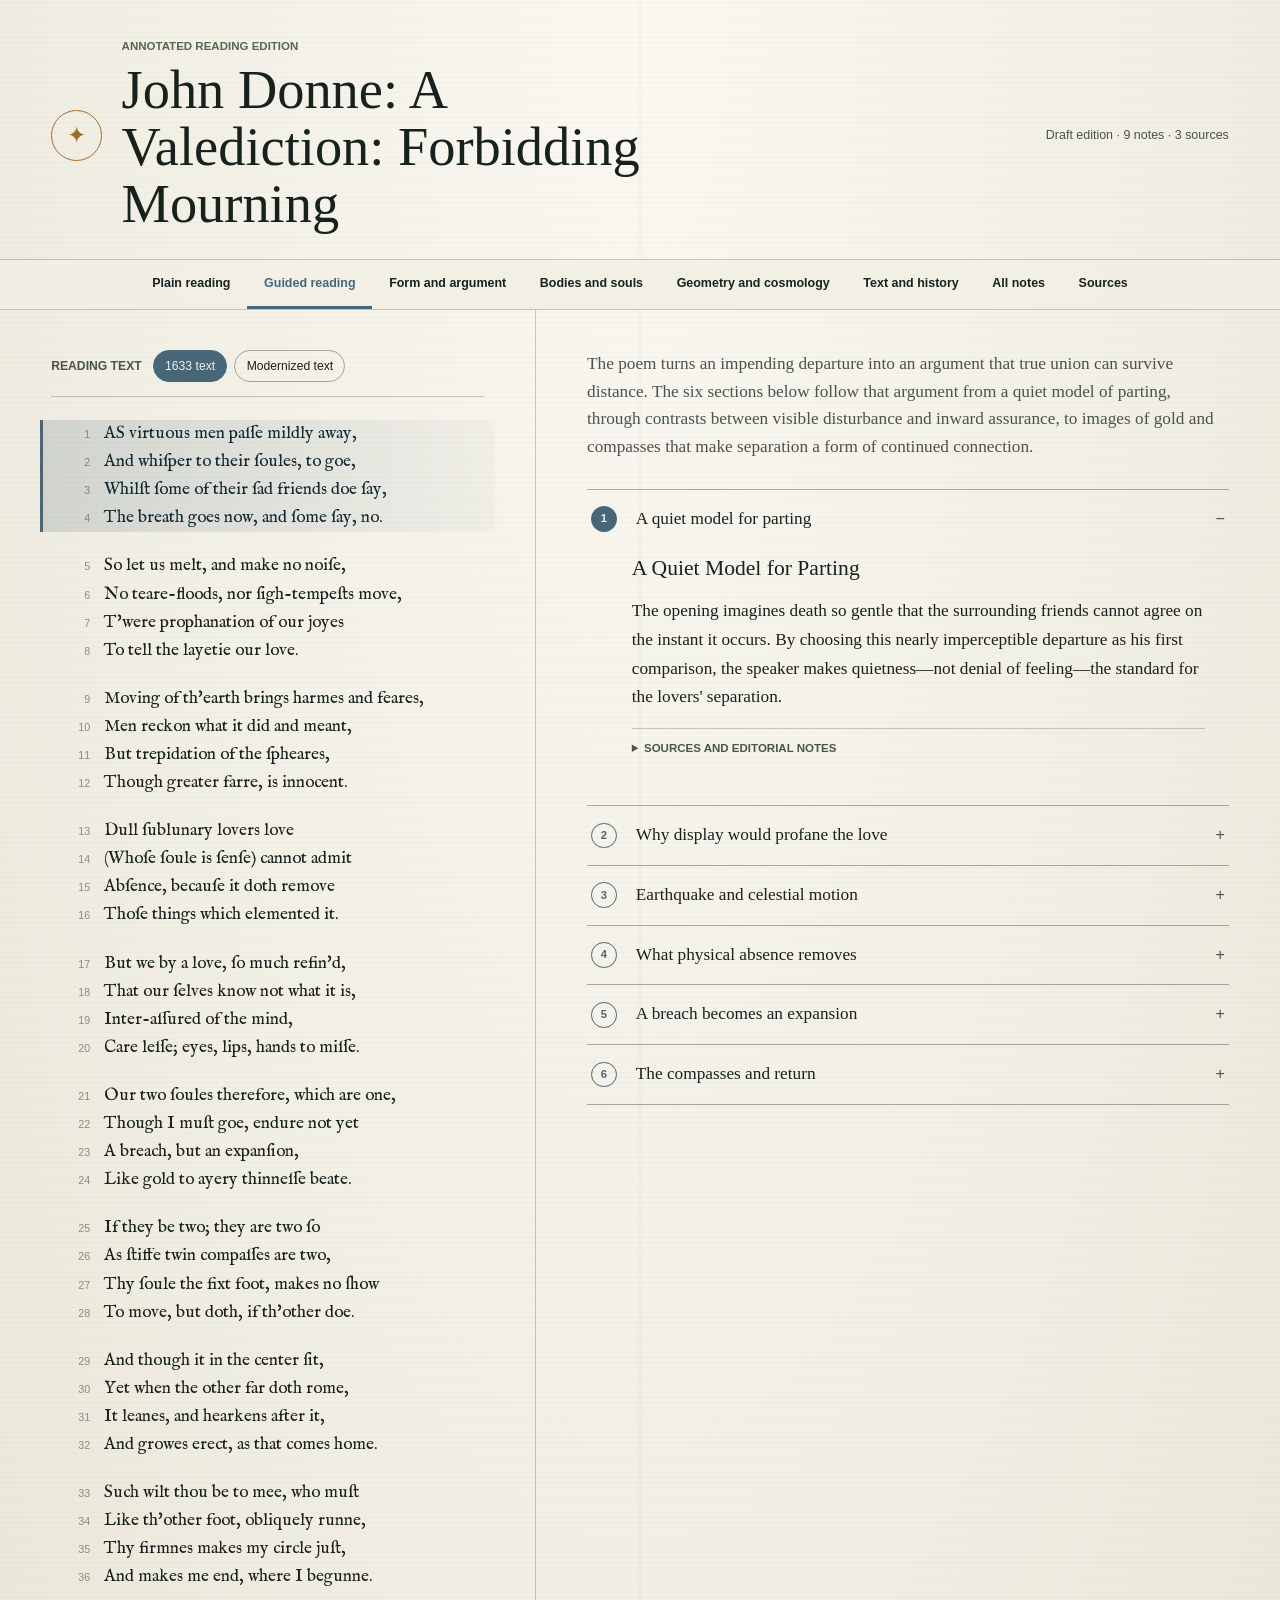
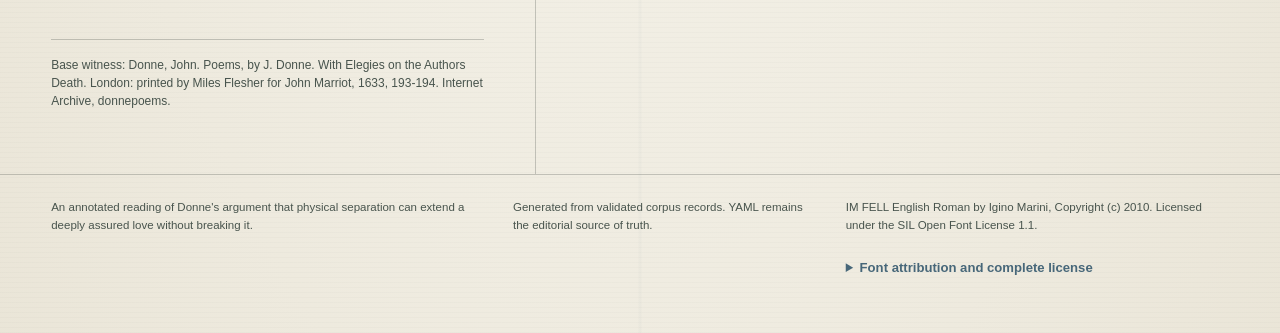
<file: corpora/donne-a-valediction-forbidding-mourning/drafts/review-generated-shared-renderer.html>
<!doctype html>
<html lang="en">
<head>
  <meta charset="utf-8">
  <meta name="viewport" content="width=device-width, initial-scale=1">
  <meta name="color-scheme" content="light">
  <meta name="description" content="A source-first literary review edition">
  <title>Corpus Review</title>
  <style>
:root {
  --paper: #f2efe5;
  --paper-deep: #e5dfcf;
  --ink: #17221f;
  --ink-soft: #48544d;
  --moss: #586750;
  --moss-pale: #dce0d1;
  --moon: #476779;
  --moon-pale: #dbe5e8;
  --gold: #a16d2d;
  --gold-pale: #eadfc8;
  --rose: #874a42;
  --rule: rgba(23, 34, 31, 0.22);
  --rule-strong: rgba(23, 34, 31, 0.36);
  --shadow: rgba(31, 40, 35, 0.12);
  --serif: "Iowan Old Style", Baskerville, "Palatino Linotype", Palatino, "Book Antiqua", Georgia, serif;
  --sans: "Gill Sans", "Trebuchet MS", Candara, sans-serif;
}

* {
  box-sizing: border-box;
}

html {
  scroll-behavior: smooth;
}

body {
  min-width: 20rem;
  margin: 0;
  color: var(--ink);
  background:
    linear-gradient(90deg, transparent 0 49.8%, rgba(71, 103, 121, 0.035) 50%, transparent 50.2%),
    repeating-linear-gradient(0deg, rgba(23, 34, 31, 0.018) 0 1px, transparent 1px 5px),
    radial-gradient(ellipse at 50% 0%, #faf8f1 0%, var(--paper) 55%, var(--paper-deep) 130%);
  font-family: var(--serif);
  font-size: 1rem;
  line-height: 1.55;
}

button,
summary,
a {
  -webkit-tap-highlight-color: transparent;
}

button {
  color: inherit;
  font: inherit;
}

button:focus-visible,
a:focus-visible,
summary:focus-visible,
[tabindex]:focus-visible {
  outline: 3px solid var(--gold);
  outline-offset: 3px;
}

.skip-link {
  position: fixed;
  z-index: 20;
  top: 0.75rem;
  left: 0.75rem;
  padding: 0.65rem 0.9rem;
  color: #fff;
  background: var(--ink);
  transform: translateY(-150%);
}

.skip-link:focus {
  transform: translateY(0);
}

.masthead {
  display: grid;
  grid-template-columns: auto minmax(0, 1fr) auto;
  gap: 1.2rem;
  align-items: center;
  max-width: 92rem;
  margin: 0 auto;
  padding: 2.4rem clamp(1.2rem, 4vw, 4rem) 1.6rem;
  border-bottom: 1px solid var(--rule);
  animation: reveal 520ms ease-out both;
}

.masthead__mark {
  display: grid;
  width: 3.2rem;
  height: 3.2rem;
  place-items: center;
  color: var(--gold);
  border: 1px solid var(--gold);
  border-radius: 50%;
  font-size: 1.45rem;
}

.masthead h1,
.source-detail h3 {
  margin: 0;
  font-weight: 500;
  line-height: 1.05;
}

.masthead h1 {
  max-width: 22ch;
  overflow-wrap: break-word;
  font-size: 3.4rem;
}

.eyebrow,
.byline,
.status-line,
.badge,
.reading-nav button,
.text-view-selector,
.source-meta,
.evidence-meta,
.witness-note,
.colophon {
  font-family: var(--sans);
  letter-spacing: 0;
}

.eyebrow {
  margin: 0 0 0.35rem;
  color: var(--moss);
  font-size: 0.72rem;
  font-weight: 700;
  text-transform: uppercase;
}

.byline {
  margin: 0.6rem 0 0;
  color: var(--ink-soft);
  font-size: 0.95rem;
}

.masthead__status {
  min-width: 10rem;
  text-align: right;
}

.status-line {
  margin: 0.2rem 0;
  color: var(--ink-soft);
  font-size: 0.78rem;
}

.reading-nav {
  position: sticky;
  z-index: 10;
  top: 0;
  display: flex;
  gap: 0;
  justify-content: center;
  overflow-x: auto;
  padding: 0 clamp(1rem, 4vw, 4rem);
  background: rgba(242, 239, 229, 0.94);
  border-bottom: 1px solid var(--rule);
  backdrop-filter: blur(12px);
}

.reading-nav button {
  flex: 0 0 auto;
  padding: 0.9rem 1.05rem 0.78rem;
  border: 0;
  border-bottom: 3px solid transparent;
  background: transparent;
  font-size: 0.78rem;
  font-weight: 700;
  cursor: pointer;
}

.reading-nav button:hover,
.reading-nav button[aria-pressed="true"] {
  color: var(--moon);
  border-bottom-color: var(--moon);
}

.mode-description {
  max-width: 92rem;
  margin: 0 auto;
  padding: 0.7rem clamp(1.25rem, 4vw, 4rem);
  color: var(--ink-soft);
  border-bottom: 1px solid var(--rule);
  font-family: var(--sans);
  font-size: 0.78rem;
  overflow-wrap: anywhere;
  text-align: center;
}

.mode-description[hidden] {
  display: none;
}

.edition-shell {
  display: grid;
  grid-template-columns: minmax(25rem, 0.9fr) minmax(30rem, 1.25fr);
  max-width: 92rem;
  min-height: 62rem;
  margin: 0 auto;
}

.edition-shell--plain {
  grid-template-columns: minmax(0, 42rem);
  justify-content: center;
  min-height: 0;
}

.edition-shell--plain .poem-panel {
  border-right: 0;
}

.poem-panel,
.reading-panel {
  padding: 2.5rem clamp(1.25rem, 4vw, 4rem) 4rem;
}

.poem-panel {
  border-right: 1px solid var(--rule);
}

.reading-panel {
  min-width: 0;
}

.reading-panel[hidden] {
  display: none;
}

.poem-sticky {
  position: sticky;
  top: 5.2rem;
  max-width: 37rem;
}

.text-view-selector {
  display: flex;
  flex-wrap: wrap;
  gap: 0.45rem;
  align-items: center;
  margin: 0 0 1.4rem;
  padding: 0 0 0.9rem;
  border-bottom: 1px solid var(--rule);
  font-size: 0.76rem;
}

.text-view-selector[hidden] {
  display: none;
}

.text-view-selector__label {
  margin-right: 0.25rem;
  color: var(--ink-soft);
  font-weight: 700;
  text-transform: uppercase;
}

.text-view-selector__button {
  padding: 0.35rem 0.7rem;
  border: 1px solid var(--rule-strong);
  border-radius: 999px;
  background: transparent;
  cursor: pointer;
}

.text-view-selector__button:hover,
.text-view-selector__button[aria-pressed="true"] {
  color: var(--paper);
  background: var(--moon);
  border-color: var(--moon);
}

.poem-lines {
  max-width: 35rem;
  padding-bottom: 1rem;
}

.poem-line {
  display: grid;
  grid-template-columns: 2.25rem minmax(0, 1fr);
  gap: 0.85rem;
  align-items: baseline;
  margin: 0 -0.7rem;
  padding: 0.08rem 0.7rem;
  border-left: 3px solid transparent;
  transition: color 180ms ease, background-color 180ms ease, border-color 180ms ease;
}

.poem-line--stanza {
  margin-top: 1.25rem;
}

.poem-line:first-child {
  margin-top: 0;
}

.poem-line__number {
  color: rgba(72, 84, 77, 0.62);
  font-family: var(--sans);
  font-size: 0.67rem;
  text-align: right;
  user-select: none;
}

.poem-line__text {
  font-size: 1.08rem;
  line-height: 1.48;
}

.poem-line--active {
  color: #102b34;
  background: linear-gradient(90deg, rgba(71, 103, 121, 0.18), rgba(71, 103, 121, 0.035));
  border-left-color: var(--moon);
}

.poem-target {
  color: inherit;
  background: transparent;
}

.witness-note {
  max-width: 37rem;
  margin: 2rem 0 0;
  padding-top: 1rem;
  color: var(--ink-soft);
  border-top: 1px solid var(--rule);
  font-size: 0.75rem;
  line-height: 1.5;
}

.reading-grid {
  display: grid;
  grid-template-columns: minmax(0, 1fr);
  align-items: start;
}

.pathway-detail,
.annotation-collection {
  width: 100%;
  max-width: 48rem;
}

.pathway-detail[hidden],
.annotation-collection[hidden] {
  display: none;
}

.pathway-introduction {
  max-width: 43rem;
  margin: 0 0 1.75rem;
  color: var(--ink-soft);
  font-size: 1.08rem;
  line-height: 1.6;
}

.pathway-introduction p {
  margin: 0;
}

.reading-sections,
.annotation-collection {
  border-top: 1px solid var(--rule-strong);
}

.reading-section {
  border-bottom: 1px solid var(--rule-strong);
}

.reading-section > summary {
  display: grid;
  grid-template-columns: 2rem minmax(0, 1fr) auto;
  gap: 0.8rem;
  align-items: center;
  padding: 1rem 0.25rem;
  list-style: none;
  font-family: var(--serif);
  font-size: 1.08rem;
  font-weight: 500;
}

.reading-section > summary::-webkit-details-marker {
  display: none;
}

.reading-section > summary::after {
  content: "+";
  color: var(--ink-soft);
  font-family: var(--sans);
  font-size: 1rem;
}

.reading-section[open] > summary::after {
  content: "−";
}

.reading-section > summary:focus-visible {
  outline: 2px solid var(--moon);
  outline-offset: 0.25rem;
}

.reading-section__number {
  display: grid;
  width: 1.6rem;
  height: 1.6rem;
  place-items: center;
  color: var(--moon);
  border: 1px solid var(--moon);
  border-radius: 50%;
  font-family: var(--sans);
  font-size: 0.7rem;
  font-weight: 700;
}

.reading-section--primary > summary .reading-section__number {
  color: var(--paper);
  background: var(--moon);
}

.reading-section__body {
  padding: 0.5rem 1.5rem 2.25rem 2.8rem;
}

.reading-note h3 {
  margin: 0 0 1rem;
  font-size: 1.35rem;
  font-weight: 500;
  line-height: 1.15;
}

.reading-note .claim-body {
  margin-bottom: 1rem;
  font-size: 1.08rem;
}

.reading-note + .reading-note {
  margin-top: 2rem;
  padding-top: 1.75rem;
  border-top: 1px solid var(--rule);
}

.reading-note__apparatus {
  max-width: 42rem;
  border-top: 1px solid var(--rule);
}

.reading-note__apparatus > summary {
  padding: 0.7rem 0;
  color: var(--ink-soft);
  font-size: 0.72rem;
  text-transform: uppercase;
}

.reading-note__apparatus-body {
  padding-bottom: 0.5rem;
}

.reading-note__apparatus-body .annotation-apparatus {
  border-top: 0;
}

.annotation-collection__empty {
  color: var(--ink-soft);
  font-style: italic;
}

.annotation-collection,
.source-detail {
  min-width: 0;
  animation: reveal 300ms ease-out both;
}

.annotation-kicker {
  margin: 0;
  color: var(--ink-soft);
  font-family: var(--sans);
  font-size: 0.72rem;
  font-weight: 700;
  text-transform: uppercase;
}

.source-detail h3 {
  font-size: 2rem;
}

.annotation-apparatus {
  display: flex;
  flex-wrap: wrap;
  gap: 0.75rem 1rem;
  align-items: center;
  max-width: 42rem;
  margin: 0 0 1.5rem;
  padding-top: 0.8rem;
  border-top: 1px solid var(--rule);
}

.annotation-meta {
  display: flex;
  flex-wrap: wrap;
  gap: 0.45rem;
  margin: 0;
}

.badge {
  display: inline-flex;
  align-items: center;
  min-height: 1.75rem;
  padding: 0.25rem 0.55rem;
  color: var(--ink-soft);
  background: rgba(255, 255, 255, 0.35);
  border: 1px solid var(--rule);
  border-radius: 999px;
  font-size: 0.68rem;
  font-weight: 700;
}

.badge--documented-fact {
  color: #33462e;
  background: var(--moss-pale);
}

.badge--attributed-interpretation {
  color: #315161;
  background: var(--moon-pale);
}

.badge--editorial-synthesis,
.badge--editorial-proposal {
  color: #6d4a1d;
  background: var(--gold-pale);
}

.claim-body {
  max-width: 42rem;
  margin: 0 0 2rem;
  font-size: 1.16rem;
  line-height: 1.66;
}

.claim-body p {
  margin: 0 0 1rem;
}

.claim-body ol {
  padding-left: 1.45rem;
}

.claim-body li {
  margin-bottom: 0.85rem;
  padding-left: 0.35rem;
}

.editorial-note,
.contestation,
.attribution-list {
  max-width: 42rem;
  margin: 1.5rem 0;
  padding: 1rem 0 1rem 1.2rem;
  border-left: 3px solid var(--gold);
}

.editorial-note p,
.contestation p,
.attribution-list p {
  margin: 0.3rem 0;
}

.evidence-heading {
  margin: 2.4rem 0 0.8rem;
  font-size: 1.15rem;
  font-weight: 600;
}

details.evidence,
details.source-record {
  max-width: 45rem;
  border-top: 1px solid var(--rule);
}

details.evidence:last-child,
details.source-record:last-child {
  border-bottom: 1px solid var(--rule);
}

summary {
  padding: 0.9rem 0;
  font-family: var(--sans);
  font-size: 0.82rem;
  font-weight: 700;
  cursor: pointer;
}

.evidence__body,
.source-record__body {
  padding: 0 0 1.2rem 1.2rem;
}

.evidence__body p,
.source-record__body p {
  margin: 0.55rem 0;
}

.evidence-meta,
.source-meta {
  color: var(--ink-soft);
  font-size: 0.75rem;
}

.witness-note,
.citation,
.source-meta,
.evidence-meta,
.claim-body,
.attribution-list,
.contestation {
  overflow-wrap: anywhere;
}

.citation {
  padding-left: 1rem;
  color: var(--ink-soft);
  border-left: 1px solid var(--gold);
  font-style: italic;
}

.source-intro {
  max-width: 40rem;
  color: var(--ink-soft);
}

.source-group-heading {
  margin: 2.2rem 0 0.5rem;
  color: var(--moss);
  font-family: var(--sans);
  font-size: 0.78rem;
  text-transform: uppercase;
}

.source-link {
  color: var(--moon);
  text-decoration-thickness: 1px;
  text-underline-offset: 0.16rem;
}

.colophon {
  display: flex;
  gap: 2rem;
  justify-content: space-between;
  max-width: 92rem;
  margin: 0 auto;
  padding: 1.5rem clamp(1.25rem, 4vw, 4rem) 2.5rem;
  color: var(--ink-soft);
  border-top: 1px solid var(--rule);
  font-size: 0.72rem;
}

.colophon p {
  max-width: 52rem;
  margin: 0;
}

@keyframes reveal {
  from {
    opacity: 0;
    transform: translateY(0.5rem);
  }
  to {
    opacity: 1;
    transform: translateY(0);
  }
}

@media (max-width: 72rem) {
  .masthead h1 {
    font-size: 2.8rem;
  }

  .edition-shell {
    grid-template-columns: minmax(22rem, 0.8fr) minmax(28rem, 1.2fr);
  }

}

@media (max-width: 50rem) {
  .masthead {
    grid-template-columns: 2.6rem minmax(0, 1fr);
    gap: 0.8rem;
    padding-top: 1.5rem;
  }

  .masthead__mark {
    width: 2.6rem;
    height: 2.6rem;
  }

  .masthead h1 {
    font-size: 1.8rem;
  }

  .masthead__status {
    grid-column: 2;
    min-width: 0;
    text-align: left;
  }

  .reading-nav {
    justify-content: flex-start;
  }

  .mode-description {
    text-align: left;
  }

  .edition-shell {
    display: block;
    min-height: 0;
  }

  .poem-panel,
  .reading-panel {
    padding: 2rem 1.2rem 3rem;
  }

  .poem-panel {
    border-right: 0;
    border-bottom: 1px solid var(--rule);
  }

  .poem-sticky {
    position: static;
  }

  .poem-line {
    grid-template-columns: 1.65rem minmax(0, 1fr);
    gap: 0.55rem;
  }

  .poem-line__text {
    font-size: 1rem;
  }

  .source-detail h3 {
    font-size: 1.7rem;
  }

  .claim-body {
    font-size: 1.08rem;
  }

  .reading-section__body {
    padding-right: 0;
    padding-left: 0;
  }

  .colophon {
    display: block;
    padding-right: 1.2rem;
    padding-left: 1.2rem;
  }

  .colophon p + p {
    margin-top: 0.8rem;
  }
}

@media (prefers-reduced-motion: reduce) {
  html {
    scroll-behavior: auto;
  }

  *,
  *::before,
  *::after {
    animation-duration: 0.01ms !important;
    animation-iteration-count: 1 !important;
    transition-duration: 0.01ms !important;
  }
}

@media print {
  body {
    background: #fff;
  }

  .skip-link,
  .reading-nav,
  .mode-description,
  .masthead__status {
    display: none !important;
  }

  .masthead,
  .edition-shell {
    display: block;
    max-width: none;
  }

  .poem-panel {
    break-after: page;
    border: 0;
  }

  .poem-lines {
    position: static;
  }

  .poem-line--active {
    background: transparent;
    border-left-color: #666;
  }

  .reading-grid {
    display: block;
  }

  details {
    display: block;
  }
}


@font-face {
  font-family: "IM FELL English";
  src: url("[data-uri]") format("truetype");
  font-style: normal;
  font-weight: 400;
  font-display: block;
}

.poem-lines--historical-forms .poem-line__text {
  font-family: "IM FELL English", var(--serif);
  font-variant-alternates: historical-forms;
  font-feature-settings: "hist" 1, "liga" 1;
}

.font-attribution {
  max-width: 48rem;
}

.font-attribution__credit {
  margin: 0;
}

.font-attribution__license {
  margin-top: 0.55rem;
}

.font-attribution__license summary {
  color: var(--moon);
  cursor: pointer;
  font-weight: 700;
}

.font-attribution__license pre {
  max-height: 18rem;
  overflow: auto;
  margin: 0.75rem 0 0;
  padding: 0.8rem;
  background: rgba(23, 34, 31, 0.055);
  border: 1px solid var(--rule);
  font-family: ui-monospace, "Cascadia Mono", Consolas, monospace;
  font-size: 0.68rem;
  line-height: 1.45;
  white-space: pre-wrap;
}

  </style>
</head>
<body>
  <a class="skip-link" href="#poem-panel">Skip to the text</a>
  <header class="masthead" aria-labelledby="edition-title">
    <div class="masthead__mark" aria-hidden="true">✦</div>
    <div class="masthead__identity">
      <p class="eyebrow">Annotated reading edition</p>
      <h1 id="edition-title">Corpus Review</h1>
      <p id="edition-author" class="byline"></p>
    </div>
    <div id="edition-status" class="masthead__status"></div>
  </header>

  <nav id="reading-nav" class="reading-nav" aria-label="Ways to read"></nav>
  <p id="mode-description" class="mode-description" aria-live="polite" hidden></p>

  <main class="edition-shell">
    <section id="poem-panel" class="poem-panel" aria-label="Base text">
      <div class="poem-sticky">
        <div id="text-view-selector" class="text-view-selector" role="group" aria-label="Reading text" hidden></div>
        <div id="poem-lines" class="poem-lines"></div>
        <p id="base-witness" class="witness-note"></p>
      </div>
    </section>

    <section id="reading-detail" class="reading-panel" aria-label="Commentary" tabindex="-1">
      <section id="pathway-detail" class="pathway-detail" hidden aria-label="Guided reading"></section>
      <div id="reading-grid" class="reading-grid reading-grid--single">
        <section id="annotation-collection" class="annotation-collection" hidden aria-label="Annotations"></section>
        <section id="source-detail" class="source-detail" hidden aria-labelledby="sources-heading">
          <h3 id="sources-heading">Sources and access</h3>
          <p class="source-intro">What was read, how it may be used, and where the evidence remains incomplete.</p>
          <div id="source-list"></div>
        </section>
      </div>
    </section>
  </main>

  <footer class="colophon">
    <p id="corpus-description"></p>
    <p>Generated from validated corpus records. YAML remains the editorial source of truth.</p>
    <section class="font-attribution" aria-labelledby="font-attribution-heading">
      <p id="font-attribution-heading" class="font-attribution__credit">IM FELL English Roman by Igino Marini, Copyright (c) 2010. Licensed under the SIL Open Font License 1.1.</p>
      <details class="font-attribution__license">
        <summary>Font attribution and complete license</summary>
        <pre>Copyright (c) 2010, Igino Marini (mail@iginomarini.com)

This Font Software is licensed under the SIL Open Font License, Version 1.1.
This license is copied below, and is also available with a FAQ at:
http://scripts.sil.org/OFL


-----------------------------------------------------------
SIL OPEN FONT LICENSE Version 1.1 - 26 February 2007
-----------------------------------------------------------

PREAMBLE
The goals of the Open Font License (OFL) are to stimulate worldwide
development of collaborative font projects, to support the font creation
efforts of academic and linguistic communities, and to provide a free and
open framework in which fonts may be shared and improved in partnership
with others.

The OFL allows the licensed fonts to be used, studied, modified and
redistributed freely as long as they are not sold by themselves. The
fonts, including any derivative works, can be bundled, embedded, 
redistributed and/or sold with any software provided that any reserved
names are not used by derivative works. The fonts and derivatives,
however, cannot be released under any other type of license. The
requirement for fonts to remain under this license does not apply
to any document created using the fonts or their derivatives.

DEFINITIONS
"Font Software" refers to the set of files released by the Copyright
Holder(s) under this license and clearly marked as such. This may
include source files, build scripts and documentation.

"Reserved Font Name" refers to any names specified as such after the
copyright statement(s).

"Original Version" refers to the collection of Font Software components as
distributed by the Copyright Holder(s).

"Modified Version" refers to any derivative made by adding to, deleting,
or substituting -- in part or in whole -- any of the components of the
Original Version, by changing formats or by porting the Font Software to a
new environment.

"Author" refers to any designer, engineer, programmer, technical
writer or other person who contributed to the Font Software.

PERMISSION &amp; CONDITIONS
Permission is hereby granted, free of charge, to any person obtaining
a copy of the Font Software, to use, study, copy, merge, embed, modify,
redistribute, and sell modified and unmodified copies of the Font
Software, subject to the following conditions:

1) Neither the Font Software nor any of its individual components,
in Original or Modified Versions, may be sold by itself.

2) Original or Modified Versions of the Font Software may be bundled,
redistributed and/or sold with any software, provided that each copy
contains the above copyright notice and this license. These can be
included either as stand-alone text files, human-readable headers or
in the appropriate machine-readable metadata fields within text or
binary files as long as those fields can be easily viewed by the user.

3) No Modified Version of the Font Software may use the Reserved Font
Name(s) unless explicit written permission is granted by the corresponding
Copyright Holder. This restriction only applies to the primary font name as
presented to the users.

4) The name(s) of the Copyright Holder(s) or the Author(s) of the Font
Software shall not be used to promote, endorse or advertise any
Modified Version, except to acknowledge the contribution(s) of the
Copyright Holder(s) and the Author(s) or with their explicit written
permission.

5) The Font Software, modified or unmodified, in part or in whole,
must be distributed entirely under this license, and must not be
distributed under any other license. The requirement for fonts to
remain under this license does not apply to any document created
using the Font Software.

TERMINATION
This license becomes null and void if any of the above conditions are
not met.

DISCLAIMER
THE FONT SOFTWARE IS PROVIDED "AS IS", WITHOUT WARRANTY OF ANY KIND,
EXPRESS OR IMPLIED, INCLUDING BUT NOT LIMITED TO ANY WARRANTIES OF
MERCHANTABILITY, FITNESS FOR A PARTICULAR PURPOSE AND NONINFRINGEMENT
OF COPYRIGHT, PATENT, TRADEMARK, OR OTHER RIGHT. IN NO EVENT SHALL THE
COPYRIGHT HOLDER BE LIABLE FOR ANY CLAIM, DAMAGES OR OTHER LIABILITY,
INCLUDING ANY GENERAL, SPECIAL, INDIRECT, INCIDENTAL, OR CONSEQUENTIAL
DAMAGES, WHETHER IN AN ACTION OF CONTRACT, TORT OR OTHERWISE, ARISING
FROM, OUT OF THE USE OR INABILITY TO USE THE FONT SOFTWARE OR FROM
OTHER DEALINGS IN THE FONT SOFTWARE.
</pre>
      </details>
    </section>
  </footer>

  <script id="corpus-data" type="application/json">{"annotations":[{"annotation_type":"editorial-note","claim":{"attributions":[],"body":"This is the corpus base transcription of “A Valediction forbidding mourning” as printed on pages 193-194 of the 1633 first edition of Poems, by J. Donne. The edition-faithful view records the printed wording, spelling, capitalization, punctuation, lineation, and nine four-line stanzas, apart from documented typographic normalizations.","contested":false,"editorial_confidence":{"level":"unassessed","rationale":"Both printed pages were inspected directly and cross-checked against Grierson's 1912 transcription, but the transcription still awaits independent human review."},"epistemic_status":"documented-fact"},"evidence":[{"citation":{"citation_text":"Donne, Poems (1633), 193-194.","locator":"printed pp. 193-194; scan leaves 208-209"},"id":"ev_1633_pages","relationship":"supports","source":{"access":{"consulted_on":"2026-09-26","obtained_via":"Internet Archive page images derived from the Google Books scan; printed pages 193-194 were inspected directly at scan leaves 208-209.","state":"fully-consulted"},"canonical_url":"https://archive.org/details/donnepoems","citation":"Donne, John. Poems, by J. Donne. With Elegies on the Authors Death. London: printed by Miles Flesher for John Marriot, 1633, 193-194. Internet Archive, donnepoems.","container_title":null,"contributors":[{"name":"John Donne","role":"author"}],"id":"src_d933303080412160","issue":null,"issued":"1633","notes":"The transcription was checked directly against https://archive.org/download/donnepoems/page/n208_w2000.jpg and https://archive.org/download/donnepoems/page/n209_w2000.jpg. OCR was used only to locate the pages.","pages":"193-194","publisher":"Miles Flesher for John Marriot","quality":{"authority":"primary-source","peer_review_status":"not-peer-reviewed","rationale":"The page images reproduce the first printed edition and are the controlling witness for this corpus transcription."},"rights":{"notes":"Internet Archive marks the item with the Creative Commons Public Domain Mark; users should confirm the law applicable in their jurisdiction.","quotation":"permitted","reproduction":"permitted","status":"public-domain"},"source_type":"primary-text","source_type_detail":null,"title":"Poems, by J. Donne. With Elegies on the Authors Death","volume":null},"source_id":"src_d933303080412160","summary":"The page images supply the heading, wording, spelling, punctuation, lineation, stanza divisions, and printed pagination used by the canonical transcription.","use":"direct-evidence"},{"citation":{"citation_text":"Donne, Poems, ed. Grierson, 1:49.","locator":"vol. I, p. 49 and following variant apparatus"},"id":"ev_grierson_text_crosscheck","relationship":"qualifies","source":{"access":{"consulted_on":"2026-09-26","obtained_via":"Project Gutenberg UTF-8 transcription 48688-0.txt, mirrored by Internet Archive.","scope_note":"The title matter, relevant preface discussion of editorial method, the poem on page 49, and its immediately following variant apparatus were consulted in the Project Gutenberg transcription.","state":"excerpt-consulted"},"canonical_url":"https://www.gutenberg.org/ebooks/48688","citation":"Donne, John. The Poems of John Donne. Edited by Herbert J. C. Grierson. Vol. I, The Text of the Poems with Appendixes. Oxford: Clarendon Press, 1912. Project Gutenberg ebook 48688.","container_title":null,"contributors":[{"name":"John Donne","role":"author"},{"name":"Herbert J. C. Grierson","role":"editor"}],"id":"src_ce7b60f5c415155e","issue":null,"issued":"1912","notes":"Used to corroborate the 1633 wording, document variants, and distinguish the historical witness from later editorial choices. It does not control the base transcription.","pages":null,"publisher":"Clarendon Press","quality":{"authority":"scholarly-edition","peer_review_status":"editorially-reviewed","rationale":"Grierson collates the early printed editions and numerous manuscripts, records textual variants, and explains his preference for the 1633 text as the basis for poems it contains."},"rights":{"notes":"The 1912 edition and Project Gutenberg transcription are treated as public domain; users outside the United States should confirm local law.","quotation":"permitted","reproduction":"permitted","status":"public-domain"},"source_type":"critical-edition","source_type_detail":null,"title":"The Poems of John Donne, Volume I","volume":"I"},"source_id":"src_ce7b60f5c415155e","summary":"Grierson's edited text corroborates most readings while its apparatus makes later editorial additions and variant readings visible.","use":"direct-evidence"}],"id":"ann_b87ed12574e8e5be","is_base_text":true,"local_key":"base-text","review":{"notes":"Direct source comparison is complete; independent transcription and modernization review remain outstanding.","state":"draft"},"tags":["base-text","lens-text-history"],"target":{"exact_text":"AS virtuous men passe mildly away,\nAnd whisper to their soules, to goe,\nWhilst some of their sad friends doe say,\nThe breath goes now, and some say, no.\n\nSo let us melt, and make no noise,\nNo teare-floods, nor sigh-tempests move,\nT'were prophanation of our joyes\nTo tell the layetie our love.\n\nMoving of th'earth brings harmes and feares,\nMen reckon what it did and meant,\nBut trepidation of the spheares,\nThough greater farre, is innocent.\n\nDull sublunary lovers love\n(Whose soule is sense) cannot admit\nAbsence, because it doth remove\nThose things which elemented it.\n\nBut we by a love, so much refin'd,\nThat our selves know not what it is,\nInter-assured of the mind,\nCare lesse; eyes, lips, hands to misse.\n\nOur two soules therefore, which are one,\nThough I must goe, endure not yet\nA breach, but an expansion,\nLike gold to ayery thinnesse beate.\n\nIf they be two; they are two so\nAs stiffe twin compasses are two,\nThy soule the fixt foot, makes no show\nTo move, but doth, if th'other doe.\n\nAnd though it in the center sit,\nYet when the other far doth rome,\nIt leanes, and hearkens after it,\nAnd growes erect, as that comes home.\n\nSuch wilt thou be to mee, who must\nLike th'other foot, obliquely runne,\nThy firmnes makes my circle just,\nAnd makes me end, where I begunne.","fragments":[{"end":34,"line":1,"start":0},{"end":36,"line":2,"start":0},{"end":41,"line":3,"start":0},{"end":38,"line":4,"start":0},{"end":34,"line":5,"start":0},{"end":40,"line":6,"start":0},{"end":32,"line":7,"start":0},{"end":29,"line":8,"start":0},{"end":44,"line":9,"start":0},{"end":33,"line":10,"start":0},{"end":32,"line":11,"start":0},{"end":34,"line":12,"start":0},{"end":26,"line":13,"start":0},{"end":35,"line":14,"start":0},{"end":31,"line":15,"start":0},{"end":32,"line":16,"start":0},{"end":34,"line":17,"start":0},{"end":36,"line":18,"start":0},{"end":26,"line":19,"start":0},{"end":39,"line":20,"start":0},{"end":40,"line":21,"start":0},{"end":33,"line":22,"start":0},{"end":27,"line":23,"start":0},{"end":35,"line":24,"start":0},{"end":31,"line":25,"start":0},{"end":33,"line":26,"start":0},{"end":38,"line":27,"start":0},{"end":35,"line":28,"start":0},{"end":32,"line":29,"start":0},{"end":33,"line":30,"start":0},{"end":33,"line":31,"start":0},{"end":37,"line":32,"start":0},{"end":34,"line":33,"start":0},{"end":36,"line":34,"start":0},{"end":33,"line":35,"start":0},{"end":34,"line":36,"start":0}],"fragments_by_text":{"edition-faithful":[{"end":34,"line":1,"start":0},{"end":36,"line":2,"start":0},{"end":41,"line":3,"start":0},{"end":38,"line":4,"start":0},{"end":34,"line":5,"start":0},{"end":40,"line":6,"start":0},{"end":32,"line":7,"start":0},{"end":29,"line":8,"start":0},{"end":44,"line":9,"start":0},{"end":33,"line":10,"start":0},{"end":32,"line":11,"start":0},{"end":34,"line":12,"start":0},{"end":26,"line":13,"start":0},{"end":35,"line":14,"start":0},{"end":31,"line":15,"start":0},{"end":32,"line":16,"start":0},{"end":34,"line":17,"start":0},{"end":36,"line":18,"start":0},{"end":26,"line":19,"start":0},{"end":39,"line":20,"start":0},{"end":40,"line":21,"start":0},{"end":33,"line":22,"start":0},{"end":27,"line":23,"start":0},{"end":35,"line":24,"start":0},{"end":31,"line":25,"start":0},{"end":33,"line":26,"start":0},{"end":38,"line":27,"start":0},{"end":35,"line":28,"start":0},{"end":32,"line":29,"start":0},{"end":33,"line":30,"start":0},{"end":33,"line":31,"start":0},{"end":37,"line":32,"start":0},{"end":34,"line":33,"start":0},{"end":36,"line":34,"start":0},{"end":33,"line":35,"start":0},{"end":34,"line":36,"start":0}],"modernized":[{"end":33,"line":1,"start":0},{"end":34,"line":2,"start":0},{"end":40,"line":3,"start":0},{"end":38,"line":4,"start":0},{"end":34,"line":5,"start":0},{"end":39,"line":6,"start":0},{"end":30,"line":7,"start":0},{"end":27,"line":8,"start":0},{"end":42,"line":9,"start":0},{"end":33,"line":10,"start":0},{"end":31,"line":11,"start":0},{"end":32,"line":12,"start":0},{"end":27,"line":13,"start":0},{"end":34,"line":14,"start":0},{"end":31,"line":15,"start":0},{"end":32,"line":16,"start":0},{"end":34,"line":17,"start":0},{"end":35,"line":18,"start":0},{"end":26,"line":19,"start":0},{"end":37,"line":20,"start":0},{"end":39,"line":21,"start":0},{"end":32,"line":22,"start":0},{"end":27,"line":23,"start":0},{"end":32,"line":24,"start":0},{"end":31,"line":25,"start":0},{"end":32,"line":26,"start":0},{"end":38,"line":27,"start":0},{"end":34,"line":28,"start":0},{"end":32,"line":29,"start":0},{"end":33,"line":30,"start":0},{"end":32,"line":31,"start":0},{"end":36,"line":32,"start":0},{"end":33,"line":33,"start":0},{"end":34,"line":34,"start":0},{"end":34,"line":35,"start":0},{"end":32,"line":36,"start":0}]},"line_range":{"end":36,"start":1},"locator":{"scheme":"line","value":"1-36"},"work_id":"work_a_valediction_forbidding_mourning"},"title":"Base Text"},{"annotation_type":"editorial-note","claim":{"attributions":[],"body":"The edition-faithful view keeps the 1633 words, spelling, capitalization, punctuation, line order, and stanza divisions while storing long s as ordinary s, expanding no abbreviations, omitting ornamental indentation, and representing the initial decorated capital as “AS.” In the review page, IM FELL English applies contextual historical glyph forms to this view only; the display is period-appropriate rather than a facsimile of Miles Flesher's type, and copied text remains ordinary s. The modernized view changes spelling and typographic conventions line by line while preserving wording, syntax, lineation, and stanza structure. It follows Grierson's punctuation at four points: the colon after “no,” the comma after “lesse,” the comma after the first “two,” and the semicolon after “runne.” It adds the possessive apostrophe in “lovers' love” but does not import Grierson's manuscript-supported “and” before “hands.”","contested":false,"editorial_confidence":{"level":"unassessed","rationale":"The policy and line alignment are explicit and mechanically checkable, but each modernization intervention awaits human editorial approval."},"epistemic_status":"editorial-synthesis"},"evidence":[{"citation":{"citation_text":"Donne, Poems (1633), 193-194.","locator":"printed pp. 193-194; scan leaves 208-209"},"id":"ev_policy_pages","relationship":"supports","source":{"access":{"consulted_on":"2026-09-26","obtained_via":"Internet Archive page images derived from the Google Books scan; printed pages 193-194 were inspected directly at scan leaves 208-209.","state":"fully-consulted"},"canonical_url":"https://archive.org/details/donnepoems","citation":"Donne, John. Poems, by J. Donne. With Elegies on the Authors Death. London: printed by Miles Flesher for John Marriot, 1633, 193-194. Internet Archive, donnepoems.","container_title":null,"contributors":[{"name":"John Donne","role":"author"}],"id":"src_d933303080412160","issue":null,"issued":"1633","notes":"The transcription was checked directly against https://archive.org/download/donnepoems/page/n208_w2000.jpg and https://archive.org/download/donnepoems/page/n209_w2000.jpg. OCR was used only to locate the pages.","pages":"193-194","publisher":"Miles Flesher for John Marriot","quality":{"authority":"primary-source","peer_review_status":"not-peer-reviewed","rationale":"The page images reproduce the first printed edition and are the controlling witness for this corpus transcription."},"rights":{"notes":"Internet Archive marks the item with the Creative Commons Public Domain Mark; users should confirm the law applicable in their jurisdiction.","quotation":"permitted","reproduction":"permitted","status":"public-domain"},"source_type":"primary-text","source_type_detail":null,"title":"Poems, by J. Donne. With Elegies on the Authors Death","volume":null},"source_id":"src_d933303080412160","summary":"The printed pages establish the forms preserved by the edition-faithful transcription and reveal typographic features normalized for searchable Unicode text.","use":"direct-evidence"},{"citation":{"citation_text":"Donne, Poems, ed. Grierson, 1:49.","locator":"vol. I, p. 49 and following variant apparatus"},"id":"ev_policy_grierson","relationship":"qualifies","source":{"access":{"consulted_on":"2026-09-26","obtained_via":"Project Gutenberg UTF-8 transcription 48688-0.txt, mirrored by Internet Archive.","scope_note":"The title matter, relevant preface discussion of editorial method, the poem on page 49, and its immediately following variant apparatus were consulted in the Project Gutenberg transcription.","state":"excerpt-consulted"},"canonical_url":"https://www.gutenberg.org/ebooks/48688","citation":"Donne, John. The Poems of John Donne. Edited by Herbert J. C. Grierson. Vol. I, The Text of the Poems with Appendixes. Oxford: Clarendon Press, 1912. Project Gutenberg ebook 48688.","container_title":null,"contributors":[{"name":"John Donne","role":"author"},{"name":"Herbert J. C. Grierson","role":"editor"}],"id":"src_ce7b60f5c415155e","issue":null,"issued":"1912","notes":"Used to corroborate the 1633 wording, document variants, and distinguish the historical witness from later editorial choices. It does not control the base transcription.","pages":null,"publisher":"Clarendon Press","quality":{"authority":"scholarly-edition","peer_review_status":"editorially-reviewed","rationale":"Grierson collates the early printed editions and numerous manuscripts, records textual variants, and explains his preference for the 1633 text as the basis for poems it contains."},"rights":{"notes":"The 1912 edition and Project Gutenberg transcription are treated as public domain; users outside the United States should confirm local law.","quotation":"permitted","reproduction":"permitted","status":"public-domain"},"source_type":"critical-edition","source_type_detail":null,"title":"The Poems of John Donne, Volume I","volume":"I"},"source_id":"src_ce7b60f5c415155e","summary":"Grierson's text and apparatus expose where an edited reading differs from the 1633 witness, including punctuation, the added “and” in line 20, and manuscript or later-edition variants.","use":"direct-evidence"}],"id":"ann_4eb04173afdd26d0","is_base_text":false,"local_key":"transcription-modernization-policy","review":{"notes":"Human review should compare every changed form across the two aligned views.","state":"draft"},"tags":["lens-text-history","modernization","transcription"],"target":{"exact_text":"AS virtuous men passe mildly away,\nAnd whisper to their soules, to goe,\nWhilst some of their sad friends doe say,\nThe breath goes now, and some say, no.\n\nSo let us melt, and make no noise,\nNo teare-floods, nor sigh-tempests move,\nT'were prophanation of our joyes\nTo tell the layetie our love.\n\nMoving of th'earth brings harmes and feares,\nMen reckon what it did and meant,\nBut trepidation of the spheares,\nThough greater farre, is innocent.\n\nDull sublunary lovers love\n(Whose soule is sense) cannot admit\nAbsence, because it doth remove\nThose things which elemented it.\n\nBut we by a love, so much refin'd,\nThat our selves know not what it is,\nInter-assured of the mind,\nCare lesse; eyes, lips, hands to misse.\n\nOur two soules therefore, which are one,\nThough I must goe, endure not yet\nA breach, but an expansion,\nLike gold to ayery thinnesse beate.\n\nIf they be two; they are two so\nAs stiffe twin compasses are two,\nThy soule the fixt foot, makes no show\nTo move, but doth, if th'other doe.\n\nAnd though it in the center sit,\nYet when the other far doth rome,\nIt leanes, and hearkens after it,\nAnd growes erect, as that comes home.\n\nSuch wilt thou be to mee, who must\nLike th'other foot, obliquely runne,\nThy firmnes makes my circle just,\nAnd makes me end, where I begunne.","fragments":[{"end":34,"line":1,"start":0},{"end":36,"line":2,"start":0},{"end":41,"line":3,"start":0},{"end":38,"line":4,"start":0},{"end":34,"line":5,"start":0},{"end":40,"line":6,"start":0},{"end":32,"line":7,"start":0},{"end":29,"line":8,"start":0},{"end":44,"line":9,"start":0},{"end":33,"line":10,"start":0},{"end":32,"line":11,"start":0},{"end":34,"line":12,"start":0},{"end":26,"line":13,"start":0},{"end":35,"line":14,"start":0},{"end":31,"line":15,"start":0},{"end":32,"line":16,"start":0},{"end":34,"line":17,"start":0},{"end":36,"line":18,"start":0},{"end":26,"line":19,"start":0},{"end":39,"line":20,"start":0},{"end":40,"line":21,"start":0},{"end":33,"line":22,"start":0},{"end":27,"line":23,"start":0},{"end":35,"line":24,"start":0},{"end":31,"line":25,"start":0},{"end":33,"line":26,"start":0},{"end":38,"line":27,"start":0},{"end":35,"line":28,"start":0},{"end":32,"line":29,"start":0},{"end":33,"line":30,"start":0},{"end":33,"line":31,"start":0},{"end":37,"line":32,"start":0},{"end":34,"line":33,"start":0},{"end":36,"line":34,"start":0},{"end":33,"line":35,"start":0},{"end":34,"line":36,"start":0}],"fragments_by_text":{"edition-faithful":[{"end":34,"line":1,"start":0},{"end":36,"line":2,"start":0},{"end":41,"line":3,"start":0},{"end":38,"line":4,"start":0},{"end":34,"line":5,"start":0},{"end":40,"line":6,"start":0},{"end":32,"line":7,"start":0},{"end":29,"line":8,"start":0},{"end":44,"line":9,"start":0},{"end":33,"line":10,"start":0},{"end":32,"line":11,"start":0},{"end":34,"line":12,"start":0},{"end":26,"line":13,"start":0},{"end":35,"line":14,"start":0},{"end":31,"line":15,"start":0},{"end":32,"line":16,"start":0},{"end":34,"line":17,"start":0},{"end":36,"line":18,"start":0},{"end":26,"line":19,"start":0},{"end":39,"line":20,"start":0},{"end":40,"line":21,"start":0},{"end":33,"line":22,"start":0},{"end":27,"line":23,"start":0},{"end":35,"line":24,"start":0},{"end":31,"line":25,"start":0},{"end":33,"line":26,"start":0},{"end":38,"line":27,"start":0},{"end":35,"line":28,"start":0},{"end":32,"line":29,"start":0},{"end":33,"line":30,"start":0},{"end":33,"line":31,"start":0},{"end":37,"line":32,"start":0},{"end":34,"line":33,"start":0},{"end":36,"line":34,"start":0},{"end":33,"line":35,"start":0},{"end":34,"line":36,"start":0}],"modernized":[{"end":33,"line":1,"start":0},{"end":34,"line":2,"start":0},{"end":40,"line":3,"start":0},{"end":38,"line":4,"start":0},{"end":34,"line":5,"start":0},{"end":39,"line":6,"start":0},{"end":30,"line":7,"start":0},{"end":27,"line":8,"start":0},{"end":42,"line":9,"start":0},{"end":33,"line":10,"start":0},{"end":31,"line":11,"start":0},{"end":32,"line":12,"start":0},{"end":27,"line":13,"start":0},{"end":34,"line":14,"start":0},{"end":31,"line":15,"start":0},{"end":32,"line":16,"start":0},{"end":34,"line":17,"start":0},{"end":35,"line":18,"start":0},{"end":26,"line":19,"start":0},{"end":37,"line":20,"start":0},{"end":39,"line":21,"start":0},{"end":32,"line":22,"start":0},{"end":27,"line":23,"start":0},{"end":32,"line":24,"start":0},{"end":31,"line":25,"start":0},{"end":32,"line":26,"start":0},{"end":38,"line":27,"start":0},{"end":34,"line":28,"start":0},{"end":32,"line":29,"start":0},{"end":33,"line":30,"start":0},{"end":32,"line":31,"start":0},{"end":36,"line":32,"start":0},{"end":33,"line":33,"start":0},{"end":34,"line":34,"start":0},{"end":34,"line":35,"start":0},{"end":32,"line":36,"start":0}]},"line_range":{"end":36,"start":1},"locator":{"scheme":"line","value":"1-36"},"work_id":"work_a_valediction_forbidding_mourning"},"title":"How the Two Texts Differ"},{"annotation_type":"thematic","claim":{"attributions":[],"body":"The opening imagines death so gentle that the surrounding friends cannot agree on the instant it occurs. By choosing this nearly imperceptible departure as his first comparison, the speaker makes quietness—not denial of feeling—the standard for the lovers' separation.","contested":false,"editorial_confidence":{"level":"unassessed","rationale":"The contrast between mild passing and uncertain witnesses is explicit in the stanza; its application to the lovers is an editorial reading awaiting review."},"epistemic_status":"editorial-synthesis"},"evidence":[{"citation":{"citation_text":"Donne, Poems (1633), 193.","locator":"p. 193, lines 1-4"},"id":"ev_quiet_passing","relationship":"supports","source":{"access":{"consulted_on":"2026-09-26","obtained_via":"Internet Archive page images derived from the Google Books scan; printed pages 193-194 were inspected directly at scan leaves 208-209.","state":"fully-consulted"},"canonical_url":"https://archive.org/details/donnepoems","citation":"Donne, John. Poems, by J. Donne. With Elegies on the Authors Death. London: printed by Miles Flesher for John Marriot, 1633, 193-194. Internet Archive, donnepoems.","container_title":null,"contributors":[{"name":"John Donne","role":"author"}],"id":"src_d933303080412160","issue":null,"issued":"1633","notes":"The transcription was checked directly against https://archive.org/download/donnepoems/page/n208_w2000.jpg and https://archive.org/download/donnepoems/page/n209_w2000.jpg. OCR was used only to locate the pages.","pages":"193-194","publisher":"Miles Flesher for John Marriot","quality":{"authority":"primary-source","peer_review_status":"not-peer-reviewed","rationale":"The page images reproduce the first printed edition and are the controlling witness for this corpus transcription."},"rights":{"notes":"Internet Archive marks the item with the Creative Commons Public Domain Mark; users should confirm the law applicable in their jurisdiction.","quotation":"permitted","reproduction":"permitted","status":"public-domain"},"source_type":"primary-text","source_type_detail":null,"title":"Poems, by J. Donne. With Elegies on the Authors Death","volume":null},"source_id":"src_d933303080412160","summary":"The first stanza describes virtuous people dying mildly while friends debate whether the breath has gone.","use":"direct-evidence"}],"id":"ann_8ace869b1258c5b6","is_base_text":false,"local_key":"quiet-passing","review":{"notes":"Close-reading draft based on the primary witness.","state":"draft"},"tags":["lens-form-argument","lens-bodies-souls","departure"],"target":{"exact_text":"AS virtuous men passe mildly away,\nAnd whisper to their soules, to goe,\nWhilst some of their sad friends doe say,\nThe breath goes now, and some say, no.","fragments":[{"end":34,"line":1,"start":0},{"end":36,"line":2,"start":0},{"end":41,"line":3,"start":0},{"end":38,"line":4,"start":0}],"fragments_by_text":{"edition-faithful":[{"end":34,"line":1,"start":0},{"end":36,"line":2,"start":0},{"end":41,"line":3,"start":0},{"end":38,"line":4,"start":0}],"modernized":[{"end":33,"line":1,"start":0},{"end":34,"line":2,"start":0},{"end":40,"line":3,"start":0},{"end":38,"line":4,"start":0}]},"line_range":{"end":4,"start":1},"locator":{"scheme":"line","value":"1-4"},"work_id":"work_a_valediction_forbidding_mourning"},"title":"A Quiet Model for Parting"},{"annotation_type":"thematic","claim":{"attributions":[],"body":"The speaker asks the lovers to “melt” apart without theatrical floods of tears or storms of sighs. Calling outsiders “the laity” gives the relationship a private, almost sacred knowledge: public display would expose something the uninitiated cannot fully understand.","contested":false,"editorial_confidence":{"level":"unassessed","rationale":"The religious distinction between profanation and laity is present in the stanza; describing the lovers' knowledge as private and quasi-sacred is an editorial synthesis."},"epistemic_status":"editorial-synthesis"},"evidence":[{"citation":{"citation_text":"Donne, Poems (1633), 193.","locator":"p. 193, lines 5-8"},"id":"ev_profanation","relationship":"supports","source":{"access":{"consulted_on":"2026-09-26","obtained_via":"Internet Archive page images derived from the Google Books scan; printed pages 193-194 were inspected directly at scan leaves 208-209.","state":"fully-consulted"},"canonical_url":"https://archive.org/details/donnepoems","citation":"Donne, John. Poems, by J. Donne. With Elegies on the Authors Death. London: printed by Miles Flesher for John Marriot, 1633, 193-194. Internet Archive, donnepoems.","container_title":null,"contributors":[{"name":"John Donne","role":"author"}],"id":"src_d933303080412160","issue":null,"issued":"1633","notes":"The transcription was checked directly against https://archive.org/download/donnepoems/page/n208_w2000.jpg and https://archive.org/download/donnepoems/page/n209_w2000.jpg. OCR was used only to locate the pages.","pages":"193-194","publisher":"Miles Flesher for John Marriot","quality":{"authority":"primary-source","peer_review_status":"not-peer-reviewed","rationale":"The page images reproduce the first printed edition and are the controlling witness for this corpus transcription."},"rights":{"notes":"Internet Archive marks the item with the Creative Commons Public Domain Mark; users should confirm the law applicable in their jurisdiction.","quotation":"permitted","reproduction":"permitted","status":"public-domain"},"source_type":"primary-text","source_type_detail":null,"title":"Poems, by J. Donne. With Elegies on the Authors Death","volume":null},"source_id":"src_d933303080412160","summary":"The second stanza rejects exaggerated mourning and uses the religious terms “prophanation” and “layetie.”","use":"direct-evidence"}],"id":"ann_b76a7bbae8f39a03","is_base_text":false,"local_key":"no-noise-profanation","review":{"notes":"Close-reading draft based on the primary witness.","state":"draft"},"tags":["lens-form-argument","lens-bodies-souls","sacred-language"],"target":{"exact_text":"So let us melt, and make no noise,\nNo teare-floods, nor sigh-tempests move,\nT'were prophanation of our joyes\nTo tell the layetie our love.","fragments":[{"end":34,"line":5,"start":0},{"end":40,"line":6,"start":0},{"end":32,"line":7,"start":0},{"end":29,"line":8,"start":0}],"fragments_by_text":{"edition-faithful":[{"end":34,"line":5,"start":0},{"end":40,"line":6,"start":0},{"end":32,"line":7,"start":0},{"end":29,"line":8,"start":0}],"modernized":[{"end":34,"line":5,"start":0},{"end":39,"line":6,"start":0},{"end":30,"line":7,"start":0},{"end":27,"line":8,"start":0}]},"line_range":{"end":8,"start":5},"locator":{"scheme":"line","value":"5-8"},"work_id":"work_a_valediction_forbidding_mourning"},"title":"Why Display Would Profane the Love"},{"annotation_type":"historical-context","claim":{"attributions":[{"evidence_ids":["ev_trepidation_gloss"],"position":"“Trepidation” refers to precession of the equinoxes, then explained as movement of the ninth or crystalline sphere in Ptolemaic astronomy.","scholar":"E. K. Chambers, as quoted by Herbert J. C. Grierson"}],"body":"The stanza contrasts a frightening, measurable earthquake with a vastly greater celestial movement that causes no alarm. The comparison makes visible disturbance a poor measure of importance. In Grierson's commentary, Chambers identifies “trepidation” with the precession of the equinoxes as explained through the movement of the ninth or crystalline sphere in Ptolemaic astronomy.","contested":false,"editorial_confidence":{"level":"unassessed","rationale":"The contrast is explicit in the poem and the astronomical gloss is available through Grierson, but Chambers's original discussion has not been independently consulted."},"epistemic_status":"attributed-interpretation"},"evidence":[{"citation":{"citation_text":"Donne, Poems (1633), 193.","locator":"p. 193, lines 9-12"},"id":"ev_motion_contrast","relationship":"supports","source":{"access":{"consulted_on":"2026-09-26","obtained_via":"Internet Archive page images derived from the Google Books scan; printed pages 193-194 were inspected directly at scan leaves 208-209.","state":"fully-consulted"},"canonical_url":"https://archive.org/details/donnepoems","citation":"Donne, John. Poems, by J. Donne. With Elegies on the Authors Death. London: printed by Miles Flesher for John Marriot, 1633, 193-194. Internet Archive, donnepoems.","container_title":null,"contributors":[{"name":"John Donne","role":"author"}],"id":"src_d933303080412160","issue":null,"issued":"1633","notes":"The transcription was checked directly against https://archive.org/download/donnepoems/page/n208_w2000.jpg and https://archive.org/download/donnepoems/page/n209_w2000.jpg. OCR was used only to locate the pages.","pages":"193-194","publisher":"Miles Flesher for John Marriot","quality":{"authority":"primary-source","peer_review_status":"not-peer-reviewed","rationale":"The page images reproduce the first printed edition and are the controlling witness for this corpus transcription."},"rights":{"notes":"Internet Archive marks the item with the Creative Commons Public Domain Mark; users should confirm the law applicable in their jurisdiction.","quotation":"permitted","reproduction":"permitted","status":"public-domain"},"source_type":"primary-text","source_type_detail":null,"title":"Poems, by J. Donne. With Elegies on the Authors Death","volume":null},"source_id":"src_d933303080412160","summary":"The third stanza opposes harmful and feared terrestrial movement to greater but innocent movement of the spheres.","use":"direct-evidence"},{"citation":{"citation_text":"Grierson, commentary on 'A Valediction,' 2:49.","locator":"vol. II, p. 49, note to lines 9-12"},"id":"ev_trepidation_gloss","relationship":"contextualizes","source":{"access":{"consulted_on":"2026-09-26","obtained_via":"Project Gutenberg UTF-8 transcription 48772-0.txt, mirrored by Internet Archive.","scope_note":"The title matter and commentary headed “A Valediction: Forbidding Mourning” on pages 49-50 were consulted in the Project Gutenberg transcription.","state":"excerpt-consulted"},"canonical_url":"https://www.gutenberg.org/ebooks/48772","citation":"Donne, John. The Poems of John Donne. Edited by Herbert J. C. Grierson. Vol. II, Introduction and Commentary. Oxford: Clarendon Press, 1912, 49-50. Project Gutenberg ebook 48772.","container_title":null,"contributors":[{"name":"John Donne","role":"author"},{"name":"Herbert J. C. Grierson","role":"editor"}],"id":"src_95a01a8318fcf5d6","issue":null,"issued":"1912","notes":"Grierson reports Chambers's astronomical gloss, discusses “elemented,” records manuscript support for “and hands,” and comments on the compass simile.","pages":"49-50","publisher":"Clarendon Press","quality":{"authority":"scholarly-edition","peer_review_status":"editorially-reviewed","rationale":"Grierson's commentary supplies poem-specific historical, astronomical, lexical, and textual notes tied to exact line ranges."},"rights":{"notes":"The 1912 edition and Project Gutenberg transcription are treated as public domain; users outside the United States should confirm local law.","quotation":"permitted","reproduction":"permitted","status":"public-domain"},"source_type":"critical-edition","source_type_detail":null,"title":"The Poems of John Donne, Volume II","volume":"II"},"source_id":"src_95a01a8318fcf5d6","summary":"Grierson quotes Chambers's explanation of trepidation and illustrates the cosmological context with lines from Sir John Davies's Orchestra.","use":"reported-evidence"}],"id":"ann_e55785f415f467d2","is_base_text":false,"local_key":"earthly-celestial-motion","review":{"notes":"Consult Chambers directly before treating the astronomical attribution as independently verified.","state":"draft"},"tags":["lens-form-argument","lens-geometry-cosmology","astronomy"],"target":{"exact_text":"Moving of th'earth brings harmes and feares,\nMen reckon what it did and meant,\nBut trepidation of the spheares,\nThough greater farre, is innocent.","fragments":[{"end":44,"line":9,"start":0},{"end":33,"line":10,"start":0},{"end":32,"line":11,"start":0},{"end":34,"line":12,"start":0}],"fragments_by_text":{"edition-faithful":[{"end":44,"line":9,"start":0},{"end":33,"line":10,"start":0},{"end":32,"line":11,"start":0},{"end":34,"line":12,"start":0}],"modernized":[{"end":42,"line":9,"start":0},{"end":33,"line":10,"start":0},{"end":31,"line":11,"start":0},{"end":32,"line":12,"start":0}]},"line_range":{"end":12,"start":9},"locator":{"scheme":"line","value":"9-12"},"work_id":"work_a_valediction_forbidding_mourning"},"title":"Earthquake and Celestial Motion"},{"annotation_type":"thematic","claim":{"attributions":[],"body":"These stanzas distinguish love composed from sensory presence from a bond so inwardly assured that it can survive missing eyes, lips, and hands. The speaker does not deny the body; he argues that this particular love is not exhausted by the bodily elements that absence removes. Grierson glosses “elemented” as “composed,” pointing forward to the poem's list of physical parts.","contested":false,"editorial_confidence":{"level":"unassessed","rationale":"The distinction and bodily list are explicit, while the account of their relationship is an editorial synthesis informed by Grierson's lexical note."},"epistemic_status":"editorial-synthesis"},"evidence":[{"citation":{"citation_text":"Donne, Poems (1633), 194.","locator":"p. 194, lines 13-20"},"id":"ev_refined_love","relationship":"supports","source":{"access":{"consulted_on":"2026-09-26","obtained_via":"Internet Archive page images derived from the Google Books scan; printed pages 193-194 were inspected directly at scan leaves 208-209.","state":"fully-consulted"},"canonical_url":"https://archive.org/details/donnepoems","citation":"Donne, John. Poems, by J. Donne. With Elegies on the Authors Death. London: printed by Miles Flesher for John Marriot, 1633, 193-194. Internet Archive, donnepoems.","container_title":null,"contributors":[{"name":"John Donne","role":"author"}],"id":"src_d933303080412160","issue":null,"issued":"1633","notes":"The transcription was checked directly against https://archive.org/download/donnepoems/page/n208_w2000.jpg and https://archive.org/download/donnepoems/page/n209_w2000.jpg. OCR was used only to locate the pages.","pages":"193-194","publisher":"Miles Flesher for John Marriot","quality":{"authority":"primary-source","peer_review_status":"not-peer-reviewed","rationale":"The page images reproduce the first printed edition and are the controlling witness for this corpus transcription."},"rights":{"notes":"Internet Archive marks the item with the Creative Commons Public Domain Mark; users should confirm the law applicable in their jurisdiction.","quotation":"permitted","reproduction":"permitted","status":"public-domain"},"source_type":"primary-text","source_type_detail":null,"title":"Poems, by J. Donne. With Elegies on the Authors Death","volume":null},"source_id":"src_d933303080412160","summary":"Lines 13-20 contrast sense-dependent love with a refined, mentally assured bond and enumerate eyes, lips, and hands.","use":"direct-evidence"},{"citation":{"citation_text":"Grierson, commentary on 'A Valediction,' 2:49.","locator":"vol. II, p. 49, note to line 16"},"id":"ev_elemented","relationship":"contextualizes","source":{"access":{"consulted_on":"2026-09-26","obtained_via":"Project Gutenberg UTF-8 transcription 48772-0.txt, mirrored by Internet Archive.","scope_note":"The title matter and commentary headed “A Valediction: Forbidding Mourning” on pages 49-50 were consulted in the Project Gutenberg transcription.","state":"excerpt-consulted"},"canonical_url":"https://www.gutenberg.org/ebooks/48772","citation":"Donne, John. The Poems of John Donne. Edited by Herbert J. C. Grierson. Vol. II, Introduction and Commentary. Oxford: Clarendon Press, 1912, 49-50. Project Gutenberg ebook 48772.","container_title":null,"contributors":[{"name":"John Donne","role":"author"},{"name":"Herbert J. C. Grierson","role":"editor"}],"id":"src_95a01a8318fcf5d6","issue":null,"issued":"1912","notes":"Grierson reports Chambers's astronomical gloss, discusses “elemented,” records manuscript support for “and hands,” and comments on the compass simile.","pages":"49-50","publisher":"Clarendon Press","quality":{"authority":"scholarly-edition","peer_review_status":"editorially-reviewed","rationale":"Grierson's commentary supplies poem-specific historical, astronomical, lexical, and textual notes tied to exact line ranges."},"rights":{"notes":"The 1912 edition and Project Gutenberg transcription are treated as public domain; users outside the United States should confirm local law.","quotation":"permitted","reproduction":"permitted","status":"public-domain"},"source_type":"critical-edition","source_type_detail":null,"title":"The Poems of John Donne, Volume II","volume":"II"},"source_id":"src_95a01a8318fcf5d6","summary":"Grierson explains “elemented” as “composed” and connects “those things” to the physical list in line 20.","use":"direct-evidence"}],"id":"ann_2f9f9630d8c06779","is_base_text":false,"local_key":"refined-love","review":{"notes":"Close-reading and lexical draft awaiting human review.","state":"draft"},"tags":["lens-form-argument","lens-bodies-souls","absence"],"target":{"exact_text":"Dull sublunary lovers love\n(Whose soule is sense) cannot admit\nAbsence, because it doth remove\nThose things which elemented it.\n\nBut we by a love, so much refin'd,\nThat our selves know not what it is,\nInter-assured of the mind,\nCare lesse; eyes, lips, hands to misse.","fragments":[{"end":26,"line":13,"start":0},{"end":35,"line":14,"start":0},{"end":31,"line":15,"start":0},{"end":32,"line":16,"start":0},{"end":34,"line":17,"start":0},{"end":36,"line":18,"start":0},{"end":26,"line":19,"start":0},{"end":39,"line":20,"start":0}],"fragments_by_text":{"edition-faithful":[{"end":26,"line":13,"start":0},{"end":35,"line":14,"start":0},{"end":31,"line":15,"start":0},{"end":32,"line":16,"start":0},{"end":34,"line":17,"start":0},{"end":36,"line":18,"start":0},{"end":26,"line":19,"start":0},{"end":39,"line":20,"start":0}],"modernized":[{"end":27,"line":13,"start":0},{"end":34,"line":14,"start":0},{"end":31,"line":15,"start":0},{"end":32,"line":16,"start":0},{"end":34,"line":17,"start":0},{"end":35,"line":18,"start":0},{"end":26,"line":19,"start":0},{"end":37,"line":20,"start":0}]},"line_range":{"end":20,"start":13},"locator":{"scheme":"line","value":"13-20"},"work_id":"work_a_valediction_forbidding_mourning"},"title":"What Physical Absence Removes"},{"annotation_type":"formal","claim":{"attributions":[],"body":"The gold comparison changes the meaning of distance. Hammered gold spreads into extreme thinness without ceasing to be continuous matter, so departure becomes expansion rather than rupture. The image gives a physical form to the apparently paradoxical claim that two souls remain one.","contested":false,"editorial_confidence":{"level":"unassessed","rationale":"The transformation from breach to expansion and the material behavior assigned to gold are explicit; their role in the argument is an editorial reading."},"epistemic_status":"editorial-synthesis"},"evidence":[{"citation":{"citation_text":"Donne, Poems (1633), 194.","locator":"p. 194, lines 21-24"},"id":"ev_beaten_gold","relationship":"supports","source":{"access":{"consulted_on":"2026-09-26","obtained_via":"Internet Archive page images derived from the Google Books scan; printed pages 193-194 were inspected directly at scan leaves 208-209.","state":"fully-consulted"},"canonical_url":"https://archive.org/details/donnepoems","citation":"Donne, John. Poems, by J. Donne. With Elegies on the Authors Death. London: printed by Miles Flesher for John Marriot, 1633, 193-194. Internet Archive, donnepoems.","container_title":null,"contributors":[{"name":"John Donne","role":"author"}],"id":"src_d933303080412160","issue":null,"issued":"1633","notes":"The transcription was checked directly against https://archive.org/download/donnepoems/page/n208_w2000.jpg and https://archive.org/download/donnepoems/page/n209_w2000.jpg. OCR was used only to locate the pages.","pages":"193-194","publisher":"Miles Flesher for John Marriot","quality":{"authority":"primary-source","peer_review_status":"not-peer-reviewed","rationale":"The page images reproduce the first printed edition and are the controlling witness for this corpus transcription."},"rights":{"notes":"Internet Archive marks the item with the Creative Commons Public Domain Mark; users should confirm the law applicable in their jurisdiction.","quotation":"permitted","reproduction":"permitted","status":"public-domain"},"source_type":"primary-text","source_type_detail":null,"title":"Poems, by J. Donne. With Elegies on the Authors Death","volume":null},"source_id":"src_d933303080412160","summary":"Lines 21-24 name the souls as one and replace breach with the expansion of gold beaten thin.","use":"direct-evidence"}],"id":"ann_f08cf33fb713d3b3","is_base_text":false,"local_key":"beaten-gold","review":{"notes":"Close-reading draft based on the primary witness.","state":"draft"},"tags":["lens-form-argument","lens-bodies-souls","lens-geometry-cosmology","gold"],"target":{"exact_text":"Our two soules therefore, which are one,\nThough I must goe, endure not yet\nA breach, but an expansion,\nLike gold to ayery thinnesse beate.","fragments":[{"end":40,"line":21,"start":0},{"end":33,"line":22,"start":0},{"end":27,"line":23,"start":0},{"end":35,"line":24,"start":0}],"fragments_by_text":{"edition-faithful":[{"end":40,"line":21,"start":0},{"end":33,"line":22,"start":0},{"end":27,"line":23,"start":0},{"end":35,"line":24,"start":0}],"modernized":[{"end":39,"line":21,"start":0},{"end":32,"line":22,"start":0},{"end":27,"line":23,"start":0},{"end":32,"line":24,"start":0}]},"line_range":{"end":24,"start":21},"locator":{"scheme":"line","value":"21-24"},"work_id":"work_a_valediction_forbidding_mourning"},"title":"A Breach Becomes an Expansion"},{"annotation_type":"formal","claim":{"attributions":[],"body":"The closing compass image allows the lovers to be two without becoming independent. The fixed foot responds to the roaming foot by leaning toward it and standing upright at its return; the center therefore participates in the journey. The final circle makes fidelity active: one partner's firmness shapes the other's path and brings it back to its beginning.","contested":false,"editorial_confidence":{"level":"unassessed","rationale":"The described movements follow the poem's sequence and compass geometry, while their account as an active model of fidelity is an editorial synthesis."},"epistemic_status":"editorial-synthesis"},"evidence":[{"citation":{"citation_text":"Donne, Poems (1633), 194.","locator":"p. 194, lines 25-36"},"id":"ev_compasses","relationship":"supports","source":{"access":{"consulted_on":"2026-09-26","obtained_via":"Internet Archive page images derived from the Google Books scan; printed pages 193-194 were inspected directly at scan leaves 208-209.","state":"fully-consulted"},"canonical_url":"https://archive.org/details/donnepoems","citation":"Donne, John. Poems, by J. Donne. With Elegies on the Authors Death. London: printed by Miles Flesher for John Marriot, 1633, 193-194. Internet Archive, donnepoems.","container_title":null,"contributors":[{"name":"John Donne","role":"author"}],"id":"src_d933303080412160","issue":null,"issued":"1633","notes":"The transcription was checked directly against https://archive.org/download/donnepoems/page/n208_w2000.jpg and https://archive.org/download/donnepoems/page/n209_w2000.jpg. OCR was used only to locate the pages.","pages":"193-194","publisher":"Miles Flesher for John Marriot","quality":{"authority":"primary-source","peer_review_status":"not-peer-reviewed","rationale":"The page images reproduce the first printed edition and are the controlling witness for this corpus transcription."},"rights":{"notes":"Internet Archive marks the item with the Creative Commons Public Domain Mark; users should confirm the law applicable in their jurisdiction.","quotation":"permitted","reproduction":"permitted","status":"public-domain"},"source_type":"primary-text","source_type_detail":null,"title":"Poems, by J. Donne. With Elegies on the Authors Death","volume":null},"source_id":"src_d933303080412160","summary":"The final three stanzas describe linked compass legs, responsive leaning, circular movement, and return to the starting point.","use":"direct-evidence"},{"citation":{"citation_text":"Grierson, commentary on 'A Valediction,' 2:50.","locator":"vol. II, p. 50, note to lines 25-36"},"id":"ev_compass_commentary","relationship":"contextualizes","source":{"access":{"consulted_on":"2026-09-26","obtained_via":"Project Gutenberg UTF-8 transcription 48772-0.txt, mirrored by Internet Archive.","scope_note":"The title matter and commentary headed “A Valediction: Forbidding Mourning” on pages 49-50 were consulted in the Project Gutenberg transcription.","state":"excerpt-consulted"},"canonical_url":"https://www.gutenberg.org/ebooks/48772","citation":"Donne, John. The Poems of John Donne. Edited by Herbert J. C. Grierson. Vol. II, Introduction and Commentary. Oxford: Clarendon Press, 1912, 49-50. Project Gutenberg ebook 48772.","container_title":null,"contributors":[{"name":"John Donne","role":"author"},{"name":"Herbert J. C. Grierson","role":"editor"}],"id":"src_95a01a8318fcf5d6","issue":null,"issued":"1912","notes":"Grierson reports Chambers's astronomical gloss, discusses “elemented,” records manuscript support for “and hands,” and comments on the compass simile.","pages":"49-50","publisher":"Clarendon Press","quality":{"authority":"scholarly-edition","peer_review_status":"editorially-reviewed","rationale":"Grierson's commentary supplies poem-specific historical, astronomical, lexical, and textual notes tied to exact line ranges."},"rights":{"notes":"The 1912 edition and Project Gutenberg transcription are treated as public domain; users outside the United States should confirm local law.","quotation":"permitted","reproduction":"permitted","status":"public-domain"},"source_type":"critical-edition","source_type_detail":null,"title":"The Poems of John Donne, Volume II","volume":"II"},"source_id":"src_95a01a8318fcf5d6","summary":"Grierson identifies the passage as Donne's famous simile and records a possible parallel in translations of Omar Khayyam without claiming direct influence.","use":"direct-evidence"}],"id":"ann_00732c6105d8947e","is_base_text":false,"local_key":"twin-compasses-return","review":{"notes":"The geometric description and interpretive emphasis await human review.","state":"draft"},"tags":["lens-form-argument","lens-bodies-souls","lens-geometry-cosmology","compass","return"],"target":{"exact_text":"If they be two; they are two so\nAs stiffe twin compasses are two,\nThy soule the fixt foot, makes no show\nTo move, but doth, if th'other doe.\n\nAnd though it in the center sit,\nYet when the other far doth rome,\nIt leanes, and hearkens after it,\nAnd growes erect, as that comes home.\n\nSuch wilt thou be to mee, who must\nLike th'other foot, obliquely runne,\nThy firmnes makes my circle just,\nAnd makes me end, where I begunne.","fragments":[{"end":31,"line":25,"start":0},{"end":33,"line":26,"start":0},{"end":38,"line":27,"start":0},{"end":35,"line":28,"start":0},{"end":32,"line":29,"start":0},{"end":33,"line":30,"start":0},{"end":33,"line":31,"start":0},{"end":37,"line":32,"start":0},{"end":34,"line":33,"start":0},{"end":36,"line":34,"start":0},{"end":33,"line":35,"start":0},{"end":34,"line":36,"start":0}],"fragments_by_text":{"edition-faithful":[{"end":31,"line":25,"start":0},{"end":33,"line":26,"start":0},{"end":38,"line":27,"start":0},{"end":35,"line":28,"start":0},{"end":32,"line":29,"start":0},{"end":33,"line":30,"start":0},{"end":33,"line":31,"start":0},{"end":37,"line":32,"start":0},{"end":34,"line":33,"start":0},{"end":36,"line":34,"start":0},{"end":33,"line":35,"start":0},{"end":34,"line":36,"start":0}],"modernized":[{"end":31,"line":25,"start":0},{"end":32,"line":26,"start":0},{"end":38,"line":27,"start":0},{"end":34,"line":28,"start":0},{"end":32,"line":29,"start":0},{"end":33,"line":30,"start":0},{"end":32,"line":31,"start":0},{"end":36,"line":32,"start":0},{"end":33,"line":33,"start":0},{"end":34,"line":34,"start":0},{"end":34,"line":35,"start":0},{"end":32,"line":36,"start":0}]},"line_range":{"end":36,"start":25},"locator":{"scheme":"line","value":"25-36"},"work_id":"work_a_valediction_forbidding_mourning"},"title":"The Compasses Make Separation Relational"},{"annotation_type":"textual-variant","claim":{"attributions":[],"body":"The 1633 page reads “eyes, lips, hands” without a conjunction before the final item, and the corpus preserves that reading in both views. Grierson prints “and hands,” reports that all manuscripts support the added word, and nevertheless observes that its absence is “no great loss.” The difference shows why a readable modernization should not silently become an eclectic critical edition.","contested":false,"editorial_confidence":{"level":"unassessed","rationale":"The omission is directly visible in the 1633 image and Grierson's printed choice and apparatus were consulted, but the manuscripts themselves were not inspected."},"epistemic_status":"documented-fact"},"evidence":[{"citation":{"citation_text":"Donne, Poems (1633), 194.","locator":"p. 194, line 20"},"id":"ev_1633_no_and","relationship":"supports","source":{"access":{"consulted_on":"2026-09-26","obtained_via":"Internet Archive page images derived from the Google Books scan; printed pages 193-194 were inspected directly at scan leaves 208-209.","state":"fully-consulted"},"canonical_url":"https://archive.org/details/donnepoems","citation":"Donne, John. Poems, by J. Donne. With Elegies on the Authors Death. London: printed by Miles Flesher for John Marriot, 1633, 193-194. Internet Archive, donnepoems.","container_title":null,"contributors":[{"name":"John Donne","role":"author"}],"id":"src_d933303080412160","issue":null,"issued":"1633","notes":"The transcription was checked directly against https://archive.org/download/donnepoems/page/n208_w2000.jpg and https://archive.org/download/donnepoems/page/n209_w2000.jpg. OCR was used only to locate the pages.","pages":"193-194","publisher":"Miles Flesher for John Marriot","quality":{"authority":"primary-source","peer_review_status":"not-peer-reviewed","rationale":"The page images reproduce the first printed edition and are the controlling witness for this corpus transcription."},"rights":{"notes":"Internet Archive marks the item with the Creative Commons Public Domain Mark; users should confirm the law applicable in their jurisdiction.","quotation":"permitted","reproduction":"permitted","status":"public-domain"},"source_type":"primary-text","source_type_detail":null,"title":"Poems, by J. Donne. With Elegies on the Authors Death","volume":null},"source_id":"src_d933303080412160","summary":"The 1633 witness prints “Care lesse; eyes, lips, hands to misse” without “and.”","use":"direct-evidence"},{"citation":{"citation_text":"Donne, Poems, ed. Grierson, 1:49.","locator":"vol. I, p. 49, line 20 and apparatus"},"id":"ev_grierson_and_hands","relationship":"qualifies","source":{"access":{"consulted_on":"2026-09-26","obtained_via":"Project Gutenberg UTF-8 transcription 48688-0.txt, mirrored by Internet Archive.","scope_note":"The title matter, relevant preface discussion of editorial method, the poem on page 49, and its immediately following variant apparatus were consulted in the Project Gutenberg transcription.","state":"excerpt-consulted"},"canonical_url":"https://www.gutenberg.org/ebooks/48688","citation":"Donne, John. The Poems of John Donne. Edited by Herbert J. C. Grierson. Vol. I, The Text of the Poems with Appendixes. Oxford: Clarendon Press, 1912. Project Gutenberg ebook 48688.","container_title":null,"contributors":[{"name":"John Donne","role":"author"},{"name":"Herbert J. C. Grierson","role":"editor"}],"id":"src_ce7b60f5c415155e","issue":null,"issued":"1912","notes":"Used to corroborate the 1633 wording, document variants, and distinguish the historical witness from later editorial choices. It does not control the base transcription.","pages":null,"publisher":"Clarendon Press","quality":{"authority":"scholarly-edition","peer_review_status":"editorially-reviewed","rationale":"Grierson collates the early printed editions and numerous manuscripts, records textual variants, and explains his preference for the 1633 text as the basis for poems it contains."},"rights":{"notes":"The 1912 edition and Project Gutenberg transcription are treated as public domain; users outside the United States should confirm local law.","quotation":"permitted","reproduction":"permitted","status":"public-domain"},"source_type":"critical-edition","source_type_detail":null,"title":"The Poems of John Donne, Volume I","volume":"I"},"source_id":"src_ce7b60f5c415155e","summary":"Grierson's edited text prints “and hands,” and the accompanying apparatus identifies the addition as manuscript-supported rather than the 1633 reading.","use":"direct-evidence"},{"citation":{"citation_text":"Grierson, commentary on 'A Valediction,' 2:50.","locator":"vol. II, p. 50, note to line 20"},"id":"ev_grierson_comment_and","relationship":"contextualizes","source":{"access":{"consulted_on":"2026-09-26","obtained_via":"Project Gutenberg UTF-8 transcription 48772-0.txt, mirrored by Internet Archive.","scope_note":"The title matter and commentary headed “A Valediction: Forbidding Mourning” on pages 49-50 were consulted in the Project Gutenberg transcription.","state":"excerpt-consulted"},"canonical_url":"https://www.gutenberg.org/ebooks/48772","citation":"Donne, John. The Poems of John Donne. Edited by Herbert J. C. Grierson. Vol. II, Introduction and Commentary. Oxford: Clarendon Press, 1912, 49-50. Project Gutenberg ebook 48772.","container_title":null,"contributors":[{"name":"John Donne","role":"author"},{"name":"Herbert J. C. Grierson","role":"editor"}],"id":"src_95a01a8318fcf5d6","issue":null,"issued":"1912","notes":"Grierson reports Chambers's astronomical gloss, discusses “elemented,” records manuscript support for “and hands,” and comments on the compass simile.","pages":"49-50","publisher":"Clarendon Press","quality":{"authority":"scholarly-edition","peer_review_status":"editorially-reviewed","rationale":"Grierson's commentary supplies poem-specific historical, astronomical, lexical, and textual notes tied to exact line ranges."},"rights":{"notes":"The 1912 edition and Project Gutenberg transcription are treated as public domain; users outside the United States should confirm local law.","quotation":"permitted","reproduction":"permitted","status":"public-domain"},"source_type":"critical-edition","source_type_detail":null,"title":"The Poems of John Donne, Volume II","volume":"II"},"source_id":"src_95a01a8318fcf5d6","summary":"Grierson states that “and” has the support of all manuscripts, while acknowledging that the line remains intelligible without it.","use":"direct-evidence"}],"id":"ann_2ccbe2d8fc826598","is_base_text":false,"local_key":"and-hands-variant","review":{"notes":"The manuscript claim remains dependent on Grierson's report.","state":"draft"},"tags":["lens-text-history","lens-form-argument","textual-variant"],"target":{"exact_text":"But we by a love, so much refin'd,\nThat our selves know not what it is,\nInter-assured of the mind,\nCare lesse; eyes, lips, hands to misse.","fragments":[{"end":34,"line":17,"start":0},{"end":36,"line":18,"start":0},{"end":26,"line":19,"start":0},{"end":39,"line":20,"start":0}],"fragments_by_text":{"edition-faithful":[{"end":34,"line":17,"start":0},{"end":36,"line":18,"start":0},{"end":26,"line":19,"start":0},{"end":39,"line":20,"start":0}],"modernized":[{"end":34,"line":17,"start":0},{"end":35,"line":18,"start":0},{"end":26,"line":19,"start":0},{"end":37,"line":20,"start":0}]},"line_range":{"end":20,"start":17},"locator":{"scheme":"line","value":"17-20"},"work_id":"work_a_valediction_forbidding_mourning"},"title":"The Missing “And” Before “Hands”"},{"annotation_type":"editorial-note","claim":{"attributions":[],"body":"The poem turns an impending departure into an argument that true union can survive distance. The six sections below follow that argument from a quiet model of parting, through contrasts between visible disturbance and inward assurance, to images of gold and compasses that make separation a form of continued connection.","contested":false,"editorial_confidence":{"level":"unassessed","rationale":"The route follows the poem's stanza sequence and directly inspected commentary, but its selection and emphasis are editorial and await human review."},"epistemic_status":"editorial-synthesis"},"evidence":[{"citation":{"citation_text":"Donne, Poems (1633), 193-194.","locator":"printed pp. 193-194, lines 1-36"},"id":"ev_guide_poem","relationship":"supports","source":{"access":{"consulted_on":"2026-09-26","obtained_via":"Internet Archive page images derived from the Google Books scan; printed pages 193-194 were inspected directly at scan leaves 208-209.","state":"fully-consulted"},"canonical_url":"https://archive.org/details/donnepoems","citation":"Donne, John. Poems, by J. Donne. With Elegies on the Authors Death. London: printed by Miles Flesher for John Marriot, 1633, 193-194. Internet Archive, donnepoems.","container_title":null,"contributors":[{"name":"John Donne","role":"author"}],"id":"src_d933303080412160","issue":null,"issued":"1633","notes":"The transcription was checked directly against https://archive.org/download/donnepoems/page/n208_w2000.jpg and https://archive.org/download/donnepoems/page/n209_w2000.jpg. OCR was used only to locate the pages.","pages":"193-194","publisher":"Miles Flesher for John Marriot","quality":{"authority":"primary-source","peer_review_status":"not-peer-reviewed","rationale":"The page images reproduce the first printed edition and are the controlling witness for this corpus transcription."},"rights":{"notes":"Internet Archive marks the item with the Creative Commons Public Domain Mark; users should confirm the law applicable in their jurisdiction.","quotation":"permitted","reproduction":"permitted","status":"public-domain"},"source_type":"primary-text","source_type_detail":null,"title":"Poems, by J. Donne. With Elegies on the Authors Death","volume":null},"source_id":"src_d933303080412160","summary":"The nine quatrains provide the ordered progression from quiet departure through metaphysical comparison to promised return.","use":"direct-evidence"},{"citation":{"citation_text":"Donne, Poems, ed. Grierson, 2:49-50.","locator":"vol. II, pp. 49-50"},"id":"ev_guide_commentary","relationship":"contextualizes","source":{"access":{"consulted_on":"2026-09-26","obtained_via":"Project Gutenberg UTF-8 transcription 48772-0.txt, mirrored by Internet Archive.","scope_note":"The title matter and commentary headed “A Valediction: Forbidding Mourning” on pages 49-50 were consulted in the Project Gutenberg transcription.","state":"excerpt-consulted"},"canonical_url":"https://www.gutenberg.org/ebooks/48772","citation":"Donne, John. The Poems of John Donne. Edited by Herbert J. C. Grierson. Vol. II, Introduction and Commentary. Oxford: Clarendon Press, 1912, 49-50. Project Gutenberg ebook 48772.","container_title":null,"contributors":[{"name":"John Donne","role":"author"},{"name":"Herbert J. C. Grierson","role":"editor"}],"id":"src_95a01a8318fcf5d6","issue":null,"issued":"1912","notes":"Grierson reports Chambers's astronomical gloss, discusses “elemented,” records manuscript support for “and hands,” and comments on the compass simile.","pages":"49-50","publisher":"Clarendon Press","quality":{"authority":"scholarly-edition","peer_review_status":"editorially-reviewed","rationale":"Grierson's commentary supplies poem-specific historical, astronomical, lexical, and textual notes tied to exact line ranges."},"rights":{"notes":"The 1912 edition and Project Gutenberg transcription are treated as public domain; users outside the United States should confirm local law.","quotation":"permitted","reproduction":"permitted","status":"public-domain"},"source_type":"critical-edition","source_type_detail":null,"title":"The Poems of John Donne, Volume II","volume":"II"},"source_id":"src_95a01a8318fcf5d6","summary":"Grierson's poem-specific commentary supplies historical context for the celestial movement, the word “elemented,” textual variation, and the compass simile.","use":"direct-evidence"}],"id":"ann_9161eff2a9cee011","is_base_text":false,"local_key":"guided-reading","review":{"notes":"The guided sequence is an editorial route rather than a claim of scholarly consensus.","state":"draft"},"tags":["guided-reading"],"target":{"exact_text":"AS virtuous men passe mildly away,\nAnd whisper to their soules, to goe,\nWhilst some of their sad friends doe say,\nThe breath goes now, and some say, no.\n\nSo let us melt, and make no noise,\nNo teare-floods, nor sigh-tempests move,\nT'were prophanation of our joyes\nTo tell the layetie our love.\n\nMoving of th'earth brings harmes and feares,\nMen reckon what it did and meant,\nBut trepidation of the spheares,\nThough greater farre, is innocent.\n\nDull sublunary lovers love\n(Whose soule is sense) cannot admit\nAbsence, because it doth remove\nThose things which elemented it.\n\nBut we by a love, so much refin'd,\nThat our selves know not what it is,\nInter-assured of the mind,\nCare lesse; eyes, lips, hands to misse.\n\nOur two soules therefore, which are one,\nThough I must goe, endure not yet\nA breach, but an expansion,\nLike gold to ayery thinnesse beate.\n\nIf they be two; they are two so\nAs stiffe twin compasses are two,\nThy soule the fixt foot, makes no show\nTo move, but doth, if th'other doe.\n\nAnd though it in the center sit,\nYet when the other far doth rome,\nIt leanes, and hearkens after it,\nAnd growes erect, as that comes home.\n\nSuch wilt thou be to mee, who must\nLike th'other foot, obliquely runne,\nThy firmnes makes my circle just,\nAnd makes me end, where I begunne.","fragments":[{"end":34,"line":1,"start":0},{"end":36,"line":2,"start":0},{"end":41,"line":3,"start":0},{"end":38,"line":4,"start":0},{"end":34,"line":5,"start":0},{"end":40,"line":6,"start":0},{"end":32,"line":7,"start":0},{"end":29,"line":8,"start":0},{"end":44,"line":9,"start":0},{"end":33,"line":10,"start":0},{"end":32,"line":11,"start":0},{"end":34,"line":12,"start":0},{"end":26,"line":13,"start":0},{"end":35,"line":14,"start":0},{"end":31,"line":15,"start":0},{"end":32,"line":16,"start":0},{"end":34,"line":17,"start":0},{"end":36,"line":18,"start":0},{"end":26,"line":19,"start":0},{"end":39,"line":20,"start":0},{"end":40,"line":21,"start":0},{"end":33,"line":22,"start":0},{"end":27,"line":23,"start":0},{"end":35,"line":24,"start":0},{"end":31,"line":25,"start":0},{"end":33,"line":26,"start":0},{"end":38,"line":27,"start":0},{"end":35,"line":28,"start":0},{"end":32,"line":29,"start":0},{"end":33,"line":30,"start":0},{"end":33,"line":31,"start":0},{"end":37,"line":32,"start":0},{"end":34,"line":33,"start":0},{"end":36,"line":34,"start":0},{"end":33,"line":35,"start":0},{"end":34,"line":36,"start":0}],"fragments_by_text":{"edition-faithful":[{"end":34,"line":1,"start":0},{"end":36,"line":2,"start":0},{"end":41,"line":3,"start":0},{"end":38,"line":4,"start":0},{"end":34,"line":5,"start":0},{"end":40,"line":6,"start":0},{"end":32,"line":7,"start":0},{"end":29,"line":8,"start":0},{"end":44,"line":9,"start":0},{"end":33,"line":10,"start":0},{"end":32,"line":11,"start":0},{"end":34,"line":12,"start":0},{"end":26,"line":13,"start":0},{"end":35,"line":14,"start":0},{"end":31,"line":15,"start":0},{"end":32,"line":16,"start":0},{"end":34,"line":17,"start":0},{"end":36,"line":18,"start":0},{"end":26,"line":19,"start":0},{"end":39,"line":20,"start":0},{"end":40,"line":21,"start":0},{"end":33,"line":22,"start":0},{"end":27,"line":23,"start":0},{"end":35,"line":24,"start":0},{"end":31,"line":25,"start":0},{"end":33,"line":26,"start":0},{"end":38,"line":27,"start":0},{"end":35,"line":28,"start":0},{"end":32,"line":29,"start":0},{"end":33,"line":30,"start":0},{"end":33,"line":31,"start":0},{"end":37,"line":32,"start":0},{"end":34,"line":33,"start":0},{"end":36,"line":34,"start":0},{"end":33,"line":35,"start":0},{"end":34,"line":36,"start":0}],"modernized":[{"end":33,"line":1,"start":0},{"end":34,"line":2,"start":0},{"end":40,"line":3,"start":0},{"end":38,"line":4,"start":0},{"end":34,"line":5,"start":0},{"end":39,"line":6,"start":0},{"end":30,"line":7,"start":0},{"end":27,"line":8,"start":0},{"end":42,"line":9,"start":0},{"end":33,"line":10,"start":0},{"end":31,"line":11,"start":0},{"end":32,"line":12,"start":0},{"end":27,"line":13,"start":0},{"end":34,"line":14,"start":0},{"end":31,"line":15,"start":0},{"end":32,"line":16,"start":0},{"end":34,"line":17,"start":0},{"end":35,"line":18,"start":0},{"end":26,"line":19,"start":0},{"end":37,"line":20,"start":0},{"end":39,"line":21,"start":0},{"end":32,"line":22,"start":0},{"end":27,"line":23,"start":0},{"end":32,"line":24,"start":0},{"end":31,"line":25,"start":0},{"end":32,"line":26,"start":0},{"end":38,"line":27,"start":0},{"end":34,"line":28,"start":0},{"end":32,"line":29,"start":0},{"end":33,"line":30,"start":0},{"end":32,"line":31,"start":0},{"end":36,"line":32,"start":0},{"end":33,"line":33,"start":0},{"end":34,"line":34,"start":0},{"end":34,"line":35,"start":0},{"end":32,"line":36,"start":0}]},"line_range":{"end":36,"start":1},"locator":{"scheme":"line","value":"1-36"},"work_id":"work_a_valediction_forbidding_mourning"},"title":"Separation Without Rupture"}],"corpus":{"annotation_count":10,"authors":["John Donne"],"base_witness":{"citation":"Donne, John. Poems, by J. Donne. With Elegies on the Authors Death. London: printed by Miles Flesher for John Marriot, 1633, 193-194. Internet Archive, donnepoems.","title":"Poems, by J. Donne. With Elegies on the Authors Death"},"description":"An annotated reading of Donne's argument that physical separation can extend a deeply assured love without breaking it.","id":"corpus_donne_a_valediction_forbidding_mourning","review_states":["draft"],"source_count":3,"title":"John Donne: A Valediction: Forbidding Mourning"},"default_text":"edition-faithful","poem":{"lines":[{"number":1,"stanza_start":true,"text":"AS virtuous men passe mildly away,"},{"number":2,"stanza_start":false,"text":"And whisper to their soules, to goe,"},{"number":3,"stanza_start":false,"text":"Whilst some of their sad friends doe say,"},{"number":4,"stanza_start":false,"text":"The breath goes now, and some say, no."},{"number":5,"stanza_start":true,"text":"So let us melt, and make no noise,"},{"number":6,"stanza_start":false,"text":"No teare-floods, nor sigh-tempests move,"},{"number":7,"stanza_start":false,"text":"T'were prophanation of our joyes"},{"number":8,"stanza_start":false,"text":"To tell the layetie our love."},{"number":9,"stanza_start":true,"text":"Moving of th'earth brings harmes and feares,"},{"number":10,"stanza_start":false,"text":"Men reckon what it did and meant,"},{"number":11,"stanza_start":false,"text":"But trepidation of the spheares,"},{"number":12,"stanza_start":false,"text":"Though greater farre, is innocent."},{"number":13,"stanza_start":true,"text":"Dull sublunary lovers love"},{"number":14,"stanza_start":false,"text":"(Whose soule is sense) cannot admit"},{"number":15,"stanza_start":false,"text":"Absence, because it doth remove"},{"number":16,"stanza_start":false,"text":"Those things which elemented it."},{"number":17,"stanza_start":true,"text":"But we by a love, so much refin'd,"},{"number":18,"stanza_start":false,"text":"That our selves know not what it is,"},{"number":19,"stanza_start":false,"text":"Inter-assured of the mind,"},{"number":20,"stanza_start":false,"text":"Care lesse; eyes, lips, hands to misse."},{"number":21,"stanza_start":true,"text":"Our two soules therefore, which are one,"},{"number":22,"stanza_start":false,"text":"Though I must goe, endure not yet"},{"number":23,"stanza_start":false,"text":"A breach, but an expansion,"},{"number":24,"stanza_start":false,"text":"Like gold to ayery thinnesse beate."},{"number":25,"stanza_start":true,"text":"If they be two; they are two so"},{"number":26,"stanza_start":false,"text":"As stiffe twin compasses are two,"},{"number":27,"stanza_start":false,"text":"Thy soule the fixt foot, makes no show"},{"number":28,"stanza_start":false,"text":"To move, but doth, if th'other doe."},{"number":29,"stanza_start":true,"text":"And though it in the center sit,"},{"number":30,"stanza_start":false,"text":"Yet when the other far doth rome,"},{"number":31,"stanza_start":false,"text":"It leanes, and hearkens after it,"},{"number":32,"stanza_start":false,"text":"And growes erect, as that comes home."},{"number":33,"stanza_start":true,"text":"Such wilt thou be to mee, who must"},{"number":34,"stanza_start":false,"text":"Like th'other foot, obliquely runne,"},{"number":35,"stanza_start":false,"text":"Thy firmnes makes my circle just,"},{"number":36,"stanza_start":false,"text":"And makes me end, where I begunne."}],"work_id":"work_a_valediction_forbidding_mourning"},"presentation":{"default_state":{"annotation":"quiet-passing","lens":null,"mode":"pathway","pathway":"guided-reading","step":"quiet-passing","text":"edition-faithful"},"default_text":"edition-faithful","lenses":[{"annotation_keys":["quiet-passing","no-noise-profanation","earthly-celestial-motion","refined-love","beaten-gold","twin-compasses-return","and-hands-variant"],"description":"Follow how each quatrain turns departure from feared rupture into continued relation and return.","id":"form-argument","label":"Form and argument"},{"annotation_keys":["quiet-passing","no-noise-profanation","refined-love","beaten-gold","twin-compasses-return"],"description":"Trace what physical absence removes and what the speaker claims an inwardly assured love can preserve.","id":"bodies-souls","label":"Bodies and souls"},{"annotation_keys":["earthly-celestial-motion","beaten-gold","twin-compasses-return"],"description":"Read the earthquake, spheres, beaten gold, and compasses as working models rather than decorative comparisons.","id":"geometry-cosmology","label":"Geometry and cosmology"},{"annotation_keys":["transcription-modernization-policy","and-hands-variant"],"description":"Compare the 1633 witness, the modernized reading text, and editorial variants without collapsing them into one text.","id":"text-history","label":"Text and history"}],"pathways":[{"description":"Follow the poem's argument from quiet departure through inward assurance to the compass circle that promises return.","id":"guided-reading","label":"Guided reading","overview_annotation":"guided-reading","steps":[{"annotation_keys":["quiet-passing"],"id":"quiet-passing","label":"A quiet model for parting"},{"annotation_keys":["no-noise-profanation"],"id":"profanation","label":"Why display would profane the love"},{"annotation_keys":["earthly-celestial-motion"],"id":"earthly-celestial-motion","label":"Earthquake and celestial motion"},{"annotation_keys":["refined-love"],"id":"refined-love","label":"What physical absence removes"},{"annotation_keys":["beaten-gold"],"id":"beaten-gold","label":"A breach becomes an expansion"},{"annotation_keys":["twin-compasses-return"],"id":"twin-compasses-return","label":"The compasses and return"}]}]},"sources":[{"access":{"consulted_on":"2026-09-26","obtained_via":"Internet Archive page images derived from the Google Books scan; printed pages 193-194 were inspected directly at scan leaves 208-209.","state":"fully-consulted"},"canonical_url":"https://archive.org/details/donnepoems","citation":"Donne, John. Poems, by J. Donne. With Elegies on the Authors Death. London: printed by Miles Flesher for John Marriot, 1633, 193-194. Internet Archive, donnepoems.","container_title":null,"contributors":[{"name":"John Donne","role":"author"}],"id":"src_d933303080412160","issue":null,"issued":"1633","notes":"The transcription was checked directly against https://archive.org/download/donnepoems/page/n208_w2000.jpg and https://archive.org/download/donnepoems/page/n209_w2000.jpg. OCR was used only to locate the pages.","pages":"193-194","publisher":"Miles Flesher for John Marriot","quality":{"authority":"primary-source","peer_review_status":"not-peer-reviewed","rationale":"The page images reproduce the first printed edition and are the controlling witness for this corpus transcription."},"rights":{"notes":"Internet Archive marks the item with the Creative Commons Public Domain Mark; users should confirm the law applicable in their jurisdiction.","quotation":"permitted","reproduction":"permitted","status":"public-domain"},"source_type":"primary-text","source_type_detail":null,"title":"Poems, by J. Donne. With Elegies on the Authors Death","volume":null},{"access":{"consulted_on":"2026-09-26","obtained_via":"Project Gutenberg UTF-8 transcription 48688-0.txt, mirrored by Internet Archive.","scope_note":"The title matter, relevant preface discussion of editorial method, the poem on page 49, and its immediately following variant apparatus were consulted in the Project Gutenberg transcription.","state":"excerpt-consulted"},"canonical_url":"https://www.gutenberg.org/ebooks/48688","citation":"Donne, John. The Poems of John Donne. Edited by Herbert J. C. Grierson. Vol. I, The Text of the Poems with Appendixes. Oxford: Clarendon Press, 1912. Project Gutenberg ebook 48688.","container_title":null,"contributors":[{"name":"John Donne","role":"author"},{"name":"Herbert J. C. Grierson","role":"editor"}],"id":"src_ce7b60f5c415155e","issue":null,"issued":"1912","notes":"Used to corroborate the 1633 wording, document variants, and distinguish the historical witness from later editorial choices. It does not control the base transcription.","pages":null,"publisher":"Clarendon Press","quality":{"authority":"scholarly-edition","peer_review_status":"editorially-reviewed","rationale":"Grierson collates the early printed editions and numerous manuscripts, records textual variants, and explains his preference for the 1633 text as the basis for poems it contains."},"rights":{"notes":"The 1912 edition and Project Gutenberg transcription are treated as public domain; users outside the United States should confirm local law.","quotation":"permitted","reproduction":"permitted","status":"public-domain"},"source_type":"critical-edition","source_type_detail":null,"title":"The Poems of John Donne, Volume I","volume":"I"},{"access":{"consulted_on":"2026-09-26","obtained_via":"Project Gutenberg UTF-8 transcription 48772-0.txt, mirrored by Internet Archive.","scope_note":"The title matter and commentary headed “A Valediction: Forbidding Mourning” on pages 49-50 were consulted in the Project Gutenberg transcription.","state":"excerpt-consulted"},"canonical_url":"https://www.gutenberg.org/ebooks/48772","citation":"Donne, John. The Poems of John Donne. Edited by Herbert J. C. Grierson. Vol. II, Introduction and Commentary. Oxford: Clarendon Press, 1912, 49-50. Project Gutenberg ebook 48772.","container_title":null,"contributors":[{"name":"John Donne","role":"author"},{"name":"Herbert J. C. Grierson","role":"editor"}],"id":"src_95a01a8318fcf5d6","issue":null,"issued":"1912","notes":"Grierson reports Chambers's astronomical gloss, discusses “elemented,” records manuscript support for “and hands,” and comments on the compass simile.","pages":"49-50","publisher":"Clarendon Press","quality":{"authority":"scholarly-edition","peer_review_status":"editorially-reviewed","rationale":"Grierson's commentary supplies poem-specific historical, astronomical, lexical, and textual notes tied to exact line ranges."},"rights":{"notes":"The 1912 edition and Project Gutenberg transcription are treated as public domain; users outside the United States should confirm local law.","quotation":"permitted","reproduction":"permitted","status":"public-domain"},"source_type":"critical-edition","source_type_detail":null,"title":"The Poems of John Donne, Volume II","volume":"II"}],"texts":[{"derived_from":null,"description":"A transcription of the first printed edition, preserving wording, spelling, punctuation, lineation, and stanza structure with documented typographic normalization.","historical_forms":true,"id":"edition-faithful","label":"1633 text","lines":[{"number":1,"stanza_start":true,"text":"AS virtuous men passe mildly away,"},{"number":2,"stanza_start":false,"text":"And whisper to their soules, to goe,"},{"number":3,"stanza_start":false,"text":"Whilst some of their sad friends doe say,"},{"number":4,"stanza_start":false,"text":"The breath goes now, and some say, no."},{"number":5,"stanza_start":true,"text":"So let us melt, and make no noise,"},{"number":6,"stanza_start":false,"text":"No teare-floods, nor sigh-tempests move,"},{"number":7,"stanza_start":false,"text":"T'were prophanation of our joyes"},{"number":8,"stanza_start":false,"text":"To tell the layetie our love."},{"number":9,"stanza_start":true,"text":"Moving of th'earth brings harmes and feares,"},{"number":10,"stanza_start":false,"text":"Men reckon what it did and meant,"},{"number":11,"stanza_start":false,"text":"But trepidation of the spheares,"},{"number":12,"stanza_start":false,"text":"Though greater farre, is innocent."},{"number":13,"stanza_start":true,"text":"Dull sublunary lovers love"},{"number":14,"stanza_start":false,"text":"(Whose soule is sense) cannot admit"},{"number":15,"stanza_start":false,"text":"Absence, because it doth remove"},{"number":16,"stanza_start":false,"text":"Those things which elemented it."},{"number":17,"stanza_start":true,"text":"But we by a love, so much refin'd,"},{"number":18,"stanza_start":false,"text":"That our selves know not what it is,"},{"number":19,"stanza_start":false,"text":"Inter-assured of the mind,"},{"number":20,"stanza_start":false,"text":"Care lesse; eyes, lips, hands to misse."},{"number":21,"stanza_start":true,"text":"Our two soules therefore, which are one,"},{"number":22,"stanza_start":false,"text":"Though I must goe, endure not yet"},{"number":23,"stanza_start":false,"text":"A breach, but an expansion,"},{"number":24,"stanza_start":false,"text":"Like gold to ayery thinnesse beate."},{"number":25,"stanza_start":true,"text":"If they be two; they are two so"},{"number":26,"stanza_start":false,"text":"As stiffe twin compasses are two,"},{"number":27,"stanza_start":false,"text":"Thy soule the fixt foot, makes no show"},{"number":28,"stanza_start":false,"text":"To move, but doth, if th'other doe."},{"number":29,"stanza_start":true,"text":"And though it in the center sit,"},{"number":30,"stanza_start":false,"text":"Yet when the other far doth rome,"},{"number":31,"stanza_start":false,"text":"It leanes, and hearkens after it,"},{"number":32,"stanza_start":false,"text":"And growes erect, as that comes home."},{"number":33,"stanza_start":true,"text":"Such wilt thou be to mee, who must"},{"number":34,"stanza_start":false,"text":"Like th'other foot, obliquely runne,"},{"number":35,"stanza_start":false,"text":"Thy firmnes makes my circle just,"},{"number":36,"stanza_start":false,"text":"And makes me end, where I begunne."}],"provenance_note":"Base witness: Donne, John. Poems, by J. Donne. With Elegies on the Authors Death. London: printed by Miles Flesher for John Marriot, 1633, 193-194. Internet Archive, donnepoems.","type":"canonical-target"},{"derived_from":"edition-faithful","description":"A conservative editorial reading text that modernizes spelling, typography, and selected punctuation while preserving wording, syntax, lineation, and stanza structure.","id":"modernized","label":"Modernized text","lines":[{"number":1,"stanza_start":true,"text":"As virtuous men pass mildly away,"},{"number":2,"stanza_start":false,"text":"And whisper to their souls, to go,"},{"number":3,"stanza_start":false,"text":"Whilst some of their sad friends do say,"},{"number":4,"stanza_start":false,"text":"The breath goes now, and some say, no:"},{"number":5,"stanza_start":true,"text":"So let us melt, and make no noise,"},{"number":6,"stanza_start":false,"text":"No tear-floods, nor sigh-tempests move,"},{"number":7,"stanza_start":false,"text":"'Twere profanation of our joys"},{"number":8,"stanza_start":false,"text":"To tell the laity our love."},{"number":9,"stanza_start":true,"text":"Moving of th'earth brings harms and fears,"},{"number":10,"stanza_start":false,"text":"Men reckon what it did and meant,"},{"number":11,"stanza_start":false,"text":"But trepidation of the spheres,"},{"number":12,"stanza_start":false,"text":"Though greater far, is innocent."},{"number":13,"stanza_start":true,"text":"Dull sublunary lovers' love"},{"number":14,"stanza_start":false,"text":"(Whose soul is sense) cannot admit"},{"number":15,"stanza_start":false,"text":"Absence, because it doth remove"},{"number":16,"stanza_start":false,"text":"Those things which elemented it."},{"number":17,"stanza_start":true,"text":"But we by a love, so much refined,"},{"number":18,"stanza_start":false,"text":"That ourselves know not what it is,"},{"number":19,"stanza_start":false,"text":"Inter-assured of the mind,"},{"number":20,"stanza_start":false,"text":"Care less, eyes, lips, hands to miss."},{"number":21,"stanza_start":true,"text":"Our two souls therefore, which are one,"},{"number":22,"stanza_start":false,"text":"Though I must go, endure not yet"},{"number":23,"stanza_start":false,"text":"A breach, but an expansion,"},{"number":24,"stanza_start":false,"text":"Like gold to airy thinness beat."},{"number":25,"stanza_start":true,"text":"If they be two, they are two so"},{"number":26,"stanza_start":false,"text":"As stiff twin compasses are two,"},{"number":27,"stanza_start":false,"text":"Thy soul the fixed foot, makes no show"},{"number":28,"stanza_start":false,"text":"To move, but doth, if th'other do."},{"number":29,"stanza_start":true,"text":"And though it in the center sit,"},{"number":30,"stanza_start":false,"text":"Yet when the other far doth roam,"},{"number":31,"stanza_start":false,"text":"It leans, and hearkens after it,"},{"number":32,"stanza_start":false,"text":"And grows erect, as that comes home."},{"number":33,"stanza_start":true,"text":"Such wilt thou be to me, who must"},{"number":34,"stanza_start":false,"text":"Like th'other foot, obliquely run;"},{"number":35,"stanza_start":false,"text":"Thy firmness makes my circle just,"},{"number":36,"stanza_start":false,"text":"And makes me end, where I begun."}],"provenance_note":"Editorial derivation: A conservative editorial reading text that modernizes spelling, typography, and selected punctuation while preserving wording, syntax, lineation, and stanza structure.","type":"editorial-derivation"}]}</script>
  <script>
"use strict";

const dataNode = document.getElementById("corpus-data");
const corpusData = JSON.parse(dataNode.textContent);
const readableAnnotations = corpusData.annotations.filter((annotation) => !annotation.is_base_text);
const annotationsByKey = new Map(readableAnnotations.map((annotation) => [annotation.local_key, annotation]));
const lensesById = new Map(corpusData.presentation.lenses.map((lens) => [lens.id, lens]));
const pathwaysById = new Map(corpusData.presentation.pathways.map((pathway) => [pathway.id, pathway]));
const textViews = corpusData.texts || [{
  id: "canonical",
  label: "Base text",
  type: "canonical-target",
  provenance_note: `Base witness: ${corpusData.corpus.base_witness.citation}`,
  lines: corpusData.poem.lines,
}];
const textsById = new Map(textViews.map((text) => [text.id, text]));
const hasMultipleTexts = textViews.length > 1;

const elements = {
  title: document.getElementById("edition-title"),
  author: document.getElementById("edition-author"),
  status: document.getElementById("edition-status"),
  shell: document.querySelector(".edition-shell"),
  readingNav: document.getElementById("reading-nav"),
  modeDescription: document.getElementById("mode-description"),
  textSelector: document.getElementById("text-view-selector"),
  poem: document.getElementById("poem-lines"),
  witness: document.getElementById("base-witness"),
  readingPanel: document.getElementById("reading-detail"),
  readingGrid: document.getElementById("reading-grid"),
  annotationCollection: document.getElementById("annotation-collection"),
  sourceDetail: document.getElementById("source-detail"),
  sourceList: document.getElementById("source-list"),
  pathwayDetail: document.getElementById("pathway-detail"),
  description: document.getElementById("corpus-description"),
};

function makeElement(tag, className, text) {
  const node = document.createElement(tag);
  if (className) {
    node.className = className;
  }
  if (text !== undefined && text !== null) {
    node.textContent = text;
  }
  return node;
}

function humanize(value) {
  return value.replaceAll("_", " ").replaceAll("-", " ").replace(/\b\w/g, (letter) => letter.toUpperCase());
}

function metadataLine(label, value) {
  const paragraph = makeElement("p", "source-meta");
  paragraph.append(makeElement("strong", null, `${label}: `), document.createTextNode(value));
  return paragraph;
}

function appendBadge(container, value, modifier) {
  const badge = makeElement("span", `badge${modifier ? ` badge--${modifier}` : ""}`, humanize(value));
  container.append(badge);
}

function modeItems() {
  return [
    {
      kind: "plain",
      id: "plain",
      label: "Plain reading",
      description: "Read the base text without an active annotation.",
    },
    ...corpusData.presentation.pathways.map((pathway) => ({kind: "pathway", ...pathway})),
    ...corpusData.presentation.lenses.map((lens) => ({kind: "lens", ...lens})),
    {
      kind: "all",
      id: "all",
      label: "All notes",
      description: "Browse every annotation in manifest order.",
    },
    {
      kind: "sources",
      id: "sources",
      label: "Sources",
      description: "Review bibliography, access state, authority, and rights information.",
    },
  ];
}

function activeModeItem() {
  if (state.mode === "lens") {
    return modeItems().find((item) => item.kind === "lens" && item.id === state.lens);
  }
  if (state.mode === "pathway") {
    return modeItems().find((item) => item.kind === "pathway" && item.id === state.pathway);
  }
  return modeItems().find((item) => item.kind === state.mode);
}

function annotationKeysForState(candidate) {
  if (candidate.mode === "lens") {
    return lensesById.get(candidate.lens)?.annotation_keys || [];
  }
  if (candidate.mode === "pathway") {
    const pathway = pathwaysById.get(candidate.pathway);
    if (!pathway) {
      return [];
    }
    return pathway.steps.find((step) => step.id === candidate.step)?.annotation_keys || [];
  }
  if (candidate.mode === "all") {
    return readableAnnotations.map((annotation) => annotation.local_key);
  }
  return [];
}

function normalizedState(candidate) {
  const next = {
    text: textsById.has(candidate.text) ? candidate.text : corpusData.presentation.default_text,
    mode: candidate.mode,
    lens: candidate.lens || null,
    pathway: candidate.pathway || null,
    step: candidate.step || null,
    annotation: candidate.annotation || null,
    specificNote: candidate.specificNote === true,
  };
  if (["plain", "sources"].includes(next.mode)) {
    next.lens = null;
    next.pathway = null;
    next.step = null;
    next.annotation = null;
    next.specificNote = false;
    return next;
  }
  if (next.mode === "lens") {
    if (!lensesById.has(next.lens)) {
      return null;
    }
    next.pathway = null;
    next.step = null;
  } else if (next.mode === "pathway") {
    const pathway = pathwaysById.get(next.pathway);
    if (!pathway) {
      return null;
    }
    next.lens = null;
    if (next.step && !pathway.steps.some((step) => step.id === next.step)) {
      return null;
    }
    if (!next.step) {
      next.step = pathway.steps[0].id;
      if (next.annotation === pathway.overview_annotation) {
        next.annotation = null;
      }
      next.specificNote = false;
    }
  } else if (next.mode === "all") {
    next.lens = null;
    next.pathway = null;
    next.step = null;
  } else {
    return null;
  }

  const available = annotationKeysForState(next);
  if (!available.length) {
    next.annotation = null;
  } else if (!next.annotation) {
    next.annotation = available[0];
  } else if (!available.includes(next.annotation)) {
    return null;
  }
  return next;
}

function defaultState() {
  return normalizedState(corpusData.presentation.default_state) || {
    text: corpusData.presentation.default_text,
    mode: "plain",
    lens: null,
    pathway: null,
    step: null,
    annotation: null,
    specificNote: false,
  };
}

function stateFromHash() {
  if (!window.location.hash) {
    return null;
  }
  const params = new URLSearchParams(window.location.hash.slice(1));
  return normalizedState({
    text: params.get("text") || corpusData.presentation.default_text,
    mode: params.get("mode"),
    lens: params.get("lens"),
    pathway: params.get("pathway"),
    step: params.get("step"),
    annotation: params.get("note"),
    specificNote: params.has("note"),
  });
}

function stateHash(candidate) {
  const params = new URLSearchParams();
  if (hasMultipleTexts) {
    params.set("text", candidate.text);
  }
  params.set("mode", candidate.mode);
  if (candidate.lens) {
    params.set("lens", candidate.lens);
  }
  if (candidate.pathway) {
    params.set("pathway", candidate.pathway);
  }
  if (candidate.step) {
    params.set("step", candidate.step);
  }
  if (candidate.annotation && (candidate.mode !== "pathway" || candidate.specificNote)) {
    params.set("note", candidate.annotation);
  }
  return `#${params.toString()}`;
}

let state = stateFromHash() || defaultState();

function commitState(candidate, historyMode = "push", shouldScroll = false) {
  const next = normalizedState(candidate) || defaultState();
  state = next;
  const hash = stateHash(state);
  if (historyMode === "replace") {
    history.replaceState(null, "", hash);
  } else if (historyMode === "push") {
    history.pushState(null, "", hash);
  }
  renderReadingState();
  if (shouldScroll && !elements.readingPanel.hidden && window.matchMedia("(max-width: 50rem)").matches) {
    elements.readingPanel.scrollIntoView({behavior: "smooth", block: "start"});
  }
}

function renderMasthead() {
  document.title = `${corpusData.corpus.title} — Review edition`;
  elements.title.textContent = corpusData.corpus.title;
  const title = corpusData.corpus.title.toLocaleLowerCase();
  const visibleAuthors = corpusData.corpus.authors.filter(
    (author) => !title.includes(author.toLocaleLowerCase()),
  );
  elements.author.textContent = visibleAuthors.join(", ");
  elements.author.hidden = visibleAuthors.length === 0;
  elements.description.textContent = corpusData.corpus.description;
  elements.status.replaceChildren(
    makeElement(
      "p",
      "status-line",
      `${corpusData.corpus.review_states.map(humanize).join(", ")} edition · ${corpusData.corpus.annotation_count - 1} notes · ${corpusData.corpus.source_count} sources`,
    ),
  );
}

function selectMode(item) {
  const next = {
    text: state.text,
    mode: item.kind,
    lens: item.kind === "lens" ? item.id : null,
    pathway: item.kind === "pathway" ? item.id : null,
    step: null,
    annotation: null,
    specificNote: false,
  };
  commitState(next, "push", true);
}

function renderReadingNav() {
  elements.readingNav.replaceChildren();
  for (const item of modeItems()) {
    const button = makeElement("button", `reading-nav__item reading-nav__item--${item.kind}`, item.label);
    button.type = "button";
    const active = item.kind === "lens"
      ? state.mode === "lens" && state.lens === item.id
      : item.kind === "pathway"
        ? state.mode === "pathway" && state.pathway === item.id
        : state.mode === item.kind;
    button.setAttribute("aria-pressed", String(active));
    button.addEventListener("click", () => selectMode(item));
    elements.readingNav.append(button);
  }
}

function activeText() {
  return textsById.get(state.text) || textsById.get(corpusData.presentation.default_text);
}

function selectText(textId) {
  commitState({...state, text: textId}, "push");
}

function renderTextSelector() {
  elements.textSelector.replaceChildren();
  elements.textSelector.hidden = !hasMultipleTexts;
  if (!hasMultipleTexts) {
    return;
  }
  elements.textSelector.append(makeElement("span", "text-view-selector__label", "Reading text"));
  for (const text of textViews) {
    const button = makeElement("button", "text-view-selector__button", text.label);
    button.type = "button";
    button.setAttribute("aria-pressed", String(text.id === state.text));
    button.addEventListener("click", () => selectText(text.id));
    elements.textSelector.append(button);
  }
}

function renderPoem() {
  const text = activeText();
  elements.poem.classList.toggle("poem-lines--historical-forms", text.historical_forms === true);
  elements.poem.replaceChildren();
  for (const line of text.lines) {
    const row = makeElement("div", `poem-line${line.stanza_start ? " poem-line--stanza" : ""}`);
    row.dataset.line = String(line.number);
    row.append(
      makeElement("span", "poem-line__number", String(line.number)),
      makeElement("span", "poem-line__text", line.text),
    );
    elements.poem.append(row);
  }
  updateHighlights();
}

function selectedAnnotation() {
  return state.annotation ? annotationsByKey.get(state.annotation) || null : null;
}

function renderRichText(text, container) {
  const lines = text.split("\n");
  let list = null;
  let paragraphLines = [];

  const flushParagraph = () => {
    if (paragraphLines.length) {
      container.append(makeElement("p", null, paragraphLines.join(" ")));
      paragraphLines = [];
    }
  };

  for (const line of lines) {
    const numbered = line.match(/^\s*\d+\.\s+(.+)$/);
    if (numbered) {
      flushParagraph();
      if (!list) {
        list = document.createElement("ol");
        container.append(list);
      }
      list.append(makeElement("li", null, numbered[1]));
      continue;
    }
    if (!line.trim()) {
      flushParagraph();
      list = null;
      continue;
    }
    list = null;
    paragraphLines.push(line.trim());
  }
  flushParagraph();
}

function renderAttributions(annotation, container) {
  const claim = annotation.claim;
  if (claim.contestation_note) {
    const block = makeElement("div", "contestation");
    block.append(makeElement("p", "eyebrow", "Contested reading"), makeElement("p", null, claim.contestation_note));
    container.append(block);
  }
  if (claim.attributions?.length) {
    const list = makeElement("div", "attribution-list");
    list.append(makeElement("p", "eyebrow", "Positions"));
    for (const attribution of claim.attributions) {
      const paragraph = document.createElement("p");
      paragraph.append(
        makeElement("strong", null, `${attribution.scholar}: `),
        document.createTextNode(attribution.position),
      );
      list.append(paragraph);
    }
    container.append(list);
  }
}

function renderEvidence(evidence, container) {
  const details = makeElement("details", "evidence");
  const sourceLabel = evidence.source.title;
  details.append(makeElement("summary", null, `${sourceLabel} — ${humanize(evidence.relationship)}`));
  const body = makeElement("div", "evidence__body");
  body.append(
    makeElement("p", null, evidence.summary),
    metadataLine("Evidence use", humanize(evidence.use)),
    metadataLine("Access", humanize(evidence.source.access.state)),
    metadataLine("Locator", evidence.citation.locator),
    makeElement("p", "citation", evidence.citation.citation_text),
  );
  if (evidence.source.access.scope_note) {
    body.append(metadataLine("Consulted scope", evidence.source.access.scope_note));
  }
  details.append(body);
  container.append(details);
}

function renderAnnotationApparatus(annotation, container) {
  const apparatus = makeElement("div", "annotation-apparatus");
  apparatus.append(
    makeElement("p", "annotation-kicker", `${humanize(annotation.annotation_type)} · ${humanize(annotation.target.locator.scheme)} ${annotation.target.locator.value}`),
  );
  const meta = makeElement("div", "annotation-meta");
  appendBadge(meta, annotation.claim.epistemic_status, annotation.claim.epistemic_status);
  appendBadge(meta, annotation.review.state);
  if (annotation.claim.contested) {
    appendBadge(meta, "contested");
  }
  apparatus.append(meta);
  container.append(apparatus);
  renderAttributions(annotation, container);

  const confidence = makeElement("div", "editorial-note");
  confidence.append(
    makeElement("p", "eyebrow", `Editorial confidence: ${humanize(annotation.claim.editorial_confidence.level)}`),
    makeElement("p", null, annotation.claim.editorial_confidence.rationale),
  );
  container.append(confidence, makeElement("h4", "evidence-heading", "Evidence trail"));
  for (const evidence of annotation.evidence) {
    renderEvidence(evidence, container);
  }
}

function renderAnnotationContent(annotation, container, collapseApparatus = false, showTitle = true) {
  if (showTitle) {
    container.append(makeElement("h3", null, annotation.title));
  }

  const claimBody = makeElement("div", "claim-body");
  renderRichText(annotation.claim.body, claimBody);
  container.append(claimBody);

  if (!collapseApparatus) {
    renderAnnotationApparatus(annotation, container);
    return;
  }

  const details = makeElement("details", "reading-note__apparatus");
  details.append(makeElement("summary", null, "Sources and editorial notes"));
  const body = makeElement("div", "reading-note__apparatus-body");
  renderAnnotationApparatus(annotation, body);
  details.append(body);
  container.append(details);
}

function highlightedAnnotations() {
  if (state.mode === "pathway") {
    const keys = annotationKeysForState(state);
    if (state.specificNote && state.annotation) {
      const annotation = annotationsByKey.get(state.annotation);
      return annotation ? [annotation] : [];
    }
    return keys.map((key) => annotationsByKey.get(key)).filter(Boolean);
  }
  const annotation = selectedAnnotation();
  return annotation ? [annotation] : [];
}

function updateHighlights() {
  const fragmentsByLine = new Map();
  const linesByNumber = new Map(activeText().lines.map((line) => [line.number, line]));
  for (const annotation of highlightedAnnotations()) {
    const fragments = annotation.target.fragments_by_text?.[state.text] || annotation.target.fragments;
    for (const fragment of fragments) {
      const fragments = fragmentsByLine.get(fragment.line) || [];
      fragments.push({start: fragment.start, end: fragment.end});
      fragmentsByLine.set(fragment.line, fragments);
    }
  }

  for (const row of elements.poem.querySelectorAll(".poem-line")) {
    const line = linesByNumber.get(Number(row.dataset.line));
    const text = row.querySelector(".poem-line__text");
    const fragments = fragmentsByLine.get(line.number) || [];
    if (!fragments.length) {
      text.replaceChildren(document.createTextNode(line.text));
      row.classList.remove("poem-line--active");
      continue;
    }

    fragments.sort((left, right) => left.start - right.start || left.end - right.end);
    const merged = [];
    for (const fragment of fragments) {
      const previous = merged[merged.length - 1];
      if (previous && fragment.start <= previous.end) {
        previous.end = Math.max(previous.end, fragment.end);
      } else {
        merged.push({...fragment});
      }
    }

    const content = [];
    let cursor = 0;
    for (const fragment of merged) {
      content.push(document.createTextNode(line.text.slice(cursor, fragment.start)));
      content.push(makeElement("mark", "poem-target", line.text.slice(fragment.start, fragment.end)));
      cursor = fragment.end;
    }
    content.push(document.createTextNode(line.text.slice(cursor)));
    text.replaceChildren(...content);
    row.classList.add("poem-line--active");
  }
}

function contributorText(source) {
  return source.contributors.map((item) => `${item.name} (${item.role})`).join(", ");
}

function renderSourceRecord(source, container) {
  const details = makeElement("details", "source-record");
  details.append(makeElement("summary", null, source.title));
  const body = makeElement("div", "source-record__body");
  if (source.contributors.length) {
    body.append(metadataLine("Contributors", contributorText(source)));
  }
  body.append(
    metadataLine("Access", humanize(source.access.state)),
    metadataLine("Authority", humanize(source.quality.authority)),
    metadataLine("Review", humanize(source.quality.peer_review_status)),
    metadataLine("Rights", `${humanize(source.rights.status)}; quotation ${humanize(source.rights.quotation)}`),
    makeElement("p", null, source.quality.rationale),
    makeElement("p", "citation", source.citation),
  );
  if (source.access.scope_note) {
    body.append(metadataLine("Consulted scope", source.access.scope_note));
  }
  if (source.notes) {
    body.append(metadataLine("Editorial note", source.notes));
  }
  if (source.canonical_url) {
    const link = makeElement("a", "source-link", "Open source record");
    link.href = source.canonical_url;
    link.target = "_blank";
    link.rel = "noreferrer";
    body.append(link);
  }
  details.append(body);
  container.append(details);
}

function renderSources() {
  elements.sourceList.replaceChildren();
  const accessOrder = ["fully-consulted", "excerpt-consulted", "citation-only", "unavailable"];
  for (const stateName of accessOrder) {
    const group = corpusData.sources.filter((source) => source.access.state === stateName);
    if (!group.length) {
      continue;
    }
    elements.sourceList.append(makeElement("h4", "source-group-heading", `${humanize(stateName)} · ${group.length}`));
    for (const source of group) {
      renderSourceRecord(source, elements.sourceList);
    }
  }
}

function closeSiblingReadingSections(details) {
  for (const sibling of details.parentElement.children) {
    if (sibling !== details && sibling.classList.contains("reading-section")) {
      sibling.open = false;
    }
  }
}

function updatePathwayPrimaryState() {
  for (const details of elements.pathwayDetail.querySelectorAll(".reading-section")) {
    const isPrimary = details.dataset.stepId === state.step;
    details.classList.toggle("reading-section--primary", isPrimary);
    details.querySelector(":scope > summary")?.setAttribute("aria-current", String(isPrimary));
  }
}

function selectPrimaryPathwayStep(details, step) {
  if (details.open) {
    closeSiblingReadingSections(details);
    state = {
      ...state,
      step: step.id,
      annotation: step.annotation_keys[0],
      specificNote: false,
    };
  } else if (state.step === step.id) {
    state = {...state, step: null, annotation: null, specificNote: false};
  }
  history.replaceState(null, "", stateHash(state));
  updatePathwayPrimaryState();
  updateHighlights();
}

function updateAnnotationPrimaryState() {
  for (const details of elements.annotationCollection.querySelectorAll(".reading-section")) {
    const isPrimary = details.dataset.annotationKey === state.annotation;
    details.classList.toggle("reading-section--primary", isPrimary);
    details.querySelector(":scope > summary")?.setAttribute("aria-current", String(isPrimary));
  }
}

function selectAnnotationSection(details, localKey) {
  if (details.open) {
    closeSiblingReadingSections(details);
    state = {...state, annotation: localKey};
  } else if (state.annotation === localKey) {
    state = {...state, annotation: null};
  }
  history.replaceState(null, "", stateHash(state));
  updateAnnotationPrimaryState();
  updateHighlights();
}

function appendReadingSectionSummary(details, index, label) {
  const summary = document.createElement("summary");
  summary.append(
    makeElement("span", "reading-section__number", String(index + 1)),
    makeElement("span", "reading-section__label", label),
  );
  details.append(summary);
  return summary;
}

function renderPathwayDetail() {
  elements.pathwayDetail.replaceChildren();
  const pathway = pathwaysById.get(state.pathway);
  if (!pathway) {
    return;
  }

  const overview = annotationsByKey.get(pathway.overview_annotation);
  if (overview) {
    const introduction = makeElement("div", "pathway-introduction");
    renderRichText(overview.claim.body, introduction);
    elements.pathwayDetail.append(introduction);
  }

  const steps = makeElement("div", "reading-sections pathway-steps");
  pathway.steps.forEach((step, index) => {
    const details = makeElement("details", "reading-section pathway-step");
    details.setAttribute("name", `pathway-${pathway.id}`);
    details.dataset.stepId = step.id;
    details.open = step.id === state.step;
    const summary = appendReadingSectionSummary(details, index, step.label);

    const body = makeElement("div", "reading-section__body");
    for (const localKey of step.annotation_keys) {
      const annotation = annotationsByKey.get(localKey);
      if (!annotation) {
        continue;
      }
      const note = makeElement("article", "reading-note");
      renderAnnotationContent(annotation, note, true);
      body.append(note);
    }
    details.append(body);
    summary.addEventListener("click", () => {
      window.requestAnimationFrame(() => selectPrimaryPathwayStep(details, step));
    });
    steps.append(details);
  });
  elements.pathwayDetail.append(steps);
  updatePathwayPrimaryState();
}

function renderAnnotationCollection() {
  elements.annotationCollection.replaceChildren();
  const keys = annotationKeysForState(state);
  if (!keys.length) {
    elements.annotationCollection.append(makeElement("p", "annotation-collection__empty", "No annotations in this view."));
    return;
  }

  for (const [index, localKey] of keys.entries()) {
    const annotation = annotationsByKey.get(localKey);
    if (!annotation) {
      continue;
    }
    const details = makeElement("details", "reading-section annotation-section");
    details.setAttribute("name", `annotations-${state.mode}-${state.lens || "all"}`);
    details.dataset.annotationKey = localKey;
    details.open = localKey === state.annotation;
    const summary = appendReadingSectionSummary(details, index, annotation.title);
    const body = makeElement("div", "reading-section__body");
    const note = makeElement("article", "reading-note");
    renderAnnotationContent(annotation, note, true, false);
    body.append(note);
    details.append(body);
    summary.addEventListener("click", () => {
      window.requestAnimationFrame(() => selectAnnotationSection(details, localKey));
    });
    elements.annotationCollection.append(details);
  }
  updateAnnotationPrimaryState();
}

function renderReadingState() {
  const item = activeModeItem();
  renderTextSelector();
  renderPoem();
  elements.witness.textContent = activeText().provenance_note;
  const showModeDescription = state.mode === "lens" && Boolean(item?.description);
  elements.modeDescription.textContent = showModeDescription ? item.description : "";
  elements.modeDescription.hidden = !showModeDescription;

  const showingPlain = state.mode === "plain";
  const showingPathway = state.mode === "pathway";
  const showingSources = state.mode === "sources";
  const showingAnnotations = state.mode === "lens" || state.mode === "all";
  elements.shell.classList.toggle("edition-shell--plain", showingPlain);
  elements.readingPanel.hidden = showingPlain;
  elements.pathwayDetail.hidden = !showingPathway;
  elements.readingGrid.hidden = showingPathway;
  elements.sourceDetail.hidden = !showingSources;
  elements.annotationCollection.hidden = !showingAnnotations;

  renderReadingNav();
  if (showingPathway) {
    renderPathwayDetail();
  } else if (showingSources) {
    renderSources();
  } else if (showingAnnotations) {
    renderAnnotationCollection();
  }
  updateHighlights();
}

function restoreLocationState() {
  state = stateFromHash() || defaultState();
  history.replaceState(null, "", stateHash(state));
  renderReadingState();
}

renderMasthead();
commitState(state, "replace");
window.addEventListener("popstate", restoreLocationState);
window.addEventListener("hashchange", restoreLocationState);

  </script>
</body>
</html>
</file>
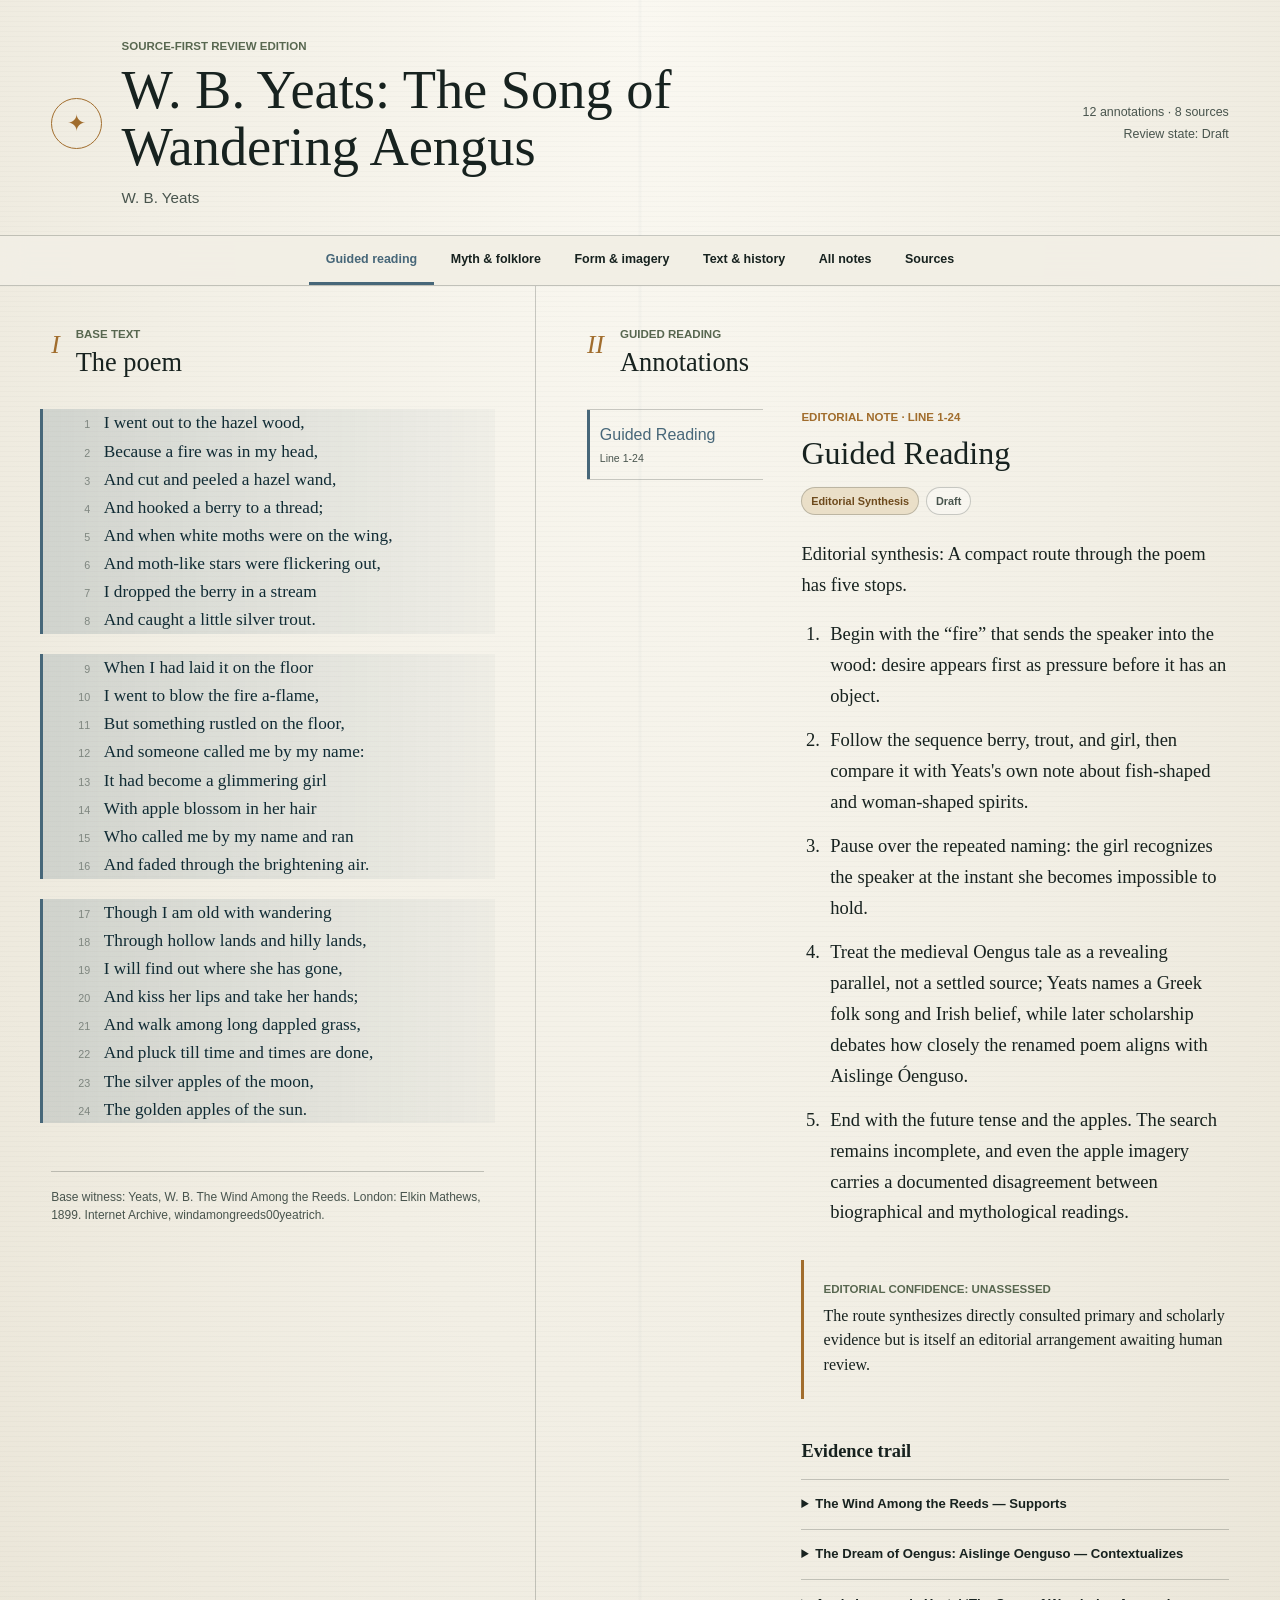
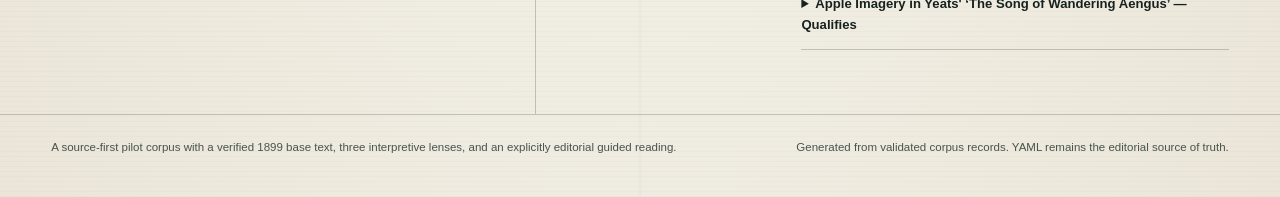
<file: corpora/yeats-song-of-wandering-aengus/drafts/review-before-reading-model.html>
<!doctype html>
<html lang="en">
<head>
  <meta charset="utf-8">
  <meta name="viewport" content="width=device-width, initial-scale=1">
  <meta name="color-scheme" content="light">
  <meta name="description" content="A source-first literary review edition">
  <title>Corpus Review</title>
  <style>
:root {
  --paper: #f2efe5;
  --paper-deep: #e5dfcf;
  --ink: #17221f;
  --ink-soft: #48544d;
  --moss: #586750;
  --moss-pale: #dce0d1;
  --moon: #476779;
  --moon-pale: #dbe5e8;
  --gold: #a16d2d;
  --gold-pale: #eadfc8;
  --rose: #874a42;
  --rule: rgba(23, 34, 31, 0.22);
  --shadow: rgba(31, 40, 35, 0.12);
  --serif: "Iowan Old Style", Baskerville, "Palatino Linotype", Palatino, "Book Antiqua", Georgia, serif;
  --sans: "Gill Sans", "Trebuchet MS", Candara, sans-serif;
}

* {
  box-sizing: border-box;
}

html {
  scroll-behavior: smooth;
}

body {
  min-width: 20rem;
  margin: 0;
  color: var(--ink);
  background:
    linear-gradient(90deg, transparent 0 49.8%, rgba(71, 103, 121, 0.035) 50%, transparent 50.2%),
    repeating-linear-gradient(0deg, rgba(23, 34, 31, 0.018) 0 1px, transparent 1px 5px),
    radial-gradient(ellipse at 50% 0%, #faf8f1 0%, var(--paper) 55%, var(--paper-deep) 130%);
  font-family: var(--serif);
  font-size: 1rem;
  line-height: 1.55;
}

button,
summary,
a {
  -webkit-tap-highlight-color: transparent;
}

button {
  color: inherit;
  font: inherit;
}

button:focus-visible,
a:focus-visible,
summary:focus-visible,
[tabindex]:focus-visible {
  outline: 3px solid var(--gold);
  outline-offset: 3px;
}

.skip-link {
  position: fixed;
  z-index: 20;
  top: 0.75rem;
  left: 0.75rem;
  padding: 0.65rem 0.9rem;
  color: #fff;
  background: var(--ink);
  transform: translateY(-150%);
}

.skip-link:focus {
  transform: translateY(0);
}

.masthead {
  display: grid;
  grid-template-columns: auto minmax(0, 1fr) auto;
  gap: 1.2rem;
  align-items: center;
  max-width: 92rem;
  margin: 0 auto;
  padding: 2.4rem clamp(1.2rem, 4vw, 4rem) 1.6rem;
  border-bottom: 1px solid var(--rule);
  animation: reveal 520ms ease-out both;
}

.masthead__mark {
  display: grid;
  width: 3.2rem;
  height: 3.2rem;
  place-items: center;
  color: var(--gold);
  border: 1px solid var(--gold);
  border-radius: 50%;
  font-size: 1.45rem;
}

.masthead h1,
.section-heading h2,
.annotation-detail h3,
.source-detail h3 {
  margin: 0;
  font-weight: 500;
  line-height: 1.05;
}

.masthead h1 {
  max-width: 22ch;
  overflow-wrap: break-word;
  font-size: 3.4rem;
}

.eyebrow,
.byline,
.status-line,
.badge,
.annotation-nav button,
.lens-nav button,
.source-meta,
.evidence-meta,
.witness-note,
.colophon {
  font-family: var(--sans);
  letter-spacing: 0;
}

.eyebrow {
  margin: 0 0 0.35rem;
  color: var(--moss);
  font-size: 0.72rem;
  font-weight: 700;
  text-transform: uppercase;
}

.byline {
  margin: 0.6rem 0 0;
  color: var(--ink-soft);
  font-size: 0.95rem;
}

.masthead__status {
  min-width: 10rem;
  text-align: right;
}

.status-line {
  margin: 0.2rem 0;
  color: var(--ink-soft);
  font-size: 0.78rem;
}

.lens-nav {
  position: sticky;
  z-index: 10;
  top: 0;
  display: flex;
  gap: 0;
  justify-content: center;
  overflow-x: auto;
  padding: 0 clamp(1rem, 4vw, 4rem);
  background: rgba(242, 239, 229, 0.94);
  border-bottom: 1px solid var(--rule);
  backdrop-filter: blur(12px);
}

.lens-nav button {
  flex: 0 0 auto;
  padding: 0.9rem 1.05rem 0.78rem;
  border: 0;
  border-bottom: 3px solid transparent;
  background: transparent;
  font-size: 0.78rem;
  font-weight: 700;
  cursor: pointer;
}

.lens-nav button:hover,
.lens-nav button[aria-pressed="true"] {
  color: var(--moon);
  border-bottom-color: var(--moon);
}

.edition-shell {
  display: grid;
  grid-template-columns: minmax(25rem, 0.9fr) minmax(30rem, 1.25fr);
  max-width: 92rem;
  min-height: 62rem;
  margin: 0 auto;
}

.poem-panel,
.reading-panel {
  padding: 2.5rem clamp(1.25rem, 4vw, 4rem) 4rem;
}

.poem-panel {
  border-right: 1px solid var(--rule);
}

.reading-panel {
  min-width: 0;
}

.section-heading {
  display: flex;
  gap: 1rem;
  align-items: flex-start;
  margin-bottom: 2rem;
}

.section-heading h2 {
  font-size: 1.65rem;
}

.section-number {
  margin: -0.08rem 0 0;
  color: var(--gold);
  font-size: 1.6rem;
  font-style: italic;
}

.poem-sticky {
  position: sticky;
  top: 5.2rem;
  max-width: 37rem;
}

.poem-lines {
  max-width: 35rem;
  padding-bottom: 1rem;
}

.poem-line {
  display: grid;
  grid-template-columns: 2.25rem minmax(0, 1fr);
  gap: 0.85rem;
  align-items: baseline;
  margin: 0 -0.7rem;
  padding: 0.08rem 0.7rem;
  border-left: 3px solid transparent;
  transition: color 180ms ease, background-color 180ms ease, border-color 180ms ease;
}

.poem-line--stanza {
  margin-top: 1.25rem;
}

.poem-line:first-child {
  margin-top: 0;
}

.poem-line__number {
  color: rgba(72, 84, 77, 0.62);
  font-family: var(--sans);
  font-size: 0.67rem;
  text-align: right;
  user-select: none;
}

.poem-line__text {
  font-size: 1.08rem;
  line-height: 1.48;
}

.poem-line--active {
  color: #102b34;
  background: linear-gradient(90deg, rgba(71, 103, 121, 0.18), rgba(71, 103, 121, 0.035));
  border-left-color: var(--moon);
}

.witness-note {
  max-width: 37rem;
  margin: 2rem 0 0;
  padding-top: 1rem;
  color: var(--ink-soft);
  border-top: 1px solid var(--rule);
  font-size: 0.75rem;
  line-height: 1.5;
}

.reading-grid {
  display: grid;
  grid-template-columns: minmax(11rem, 0.36fr) minmax(0, 1fr);
  gap: clamp(1.5rem, 3vw, 3.25rem);
  align-items: start;
}

.annotation-nav {
  border-top: 1px solid var(--rule);
}

.annotation-nav__empty {
  color: var(--ink-soft);
  font-style: italic;
}

.annotation-nav button {
  display: block;
  width: 100%;
  padding: 0.78rem 0.25rem;
  border: 0;
  border-bottom: 1px solid var(--rule);
  background: transparent;
  text-align: left;
  cursor: pointer;
}

.annotation-nav button:hover {
  color: var(--moon);
}

.annotation-nav button[aria-current="true"] {
  color: var(--moon);
  box-shadow: inset 3px 0 var(--moon);
  padding-left: 0.8rem;
}

.annotation-nav__locator {
  display: block;
  margin-top: 0.16rem;
  color: var(--ink-soft);
  font-size: 0.66rem;
  font-weight: 400;
}

.annotation-detail,
.source-detail {
  min-width: 0;
  animation: reveal 300ms ease-out both;
}

.annotation-kicker {
  margin: 0 0 0.65rem;
  color: var(--gold);
  font-family: var(--sans);
  font-size: 0.72rem;
  font-weight: 700;
  text-transform: uppercase;
}

.annotation-detail h3,
.source-detail h3 {
  font-size: 2rem;
}

.annotation-meta {
  display: flex;
  flex-wrap: wrap;
  gap: 0.45rem;
  margin: 1rem 0 1.5rem;
}

.badge {
  display: inline-flex;
  align-items: center;
  min-height: 1.75rem;
  padding: 0.25rem 0.55rem;
  color: var(--ink-soft);
  background: rgba(255, 255, 255, 0.35);
  border: 1px solid var(--rule);
  border-radius: 999px;
  font-size: 0.68rem;
  font-weight: 700;
}

.badge--documented-fact {
  color: #33462e;
  background: var(--moss-pale);
}

.badge--attributed-interpretation {
  color: #315161;
  background: var(--moon-pale);
}

.badge--editorial-synthesis,
.badge--editorial-proposal {
  color: #6d4a1d;
  background: var(--gold-pale);
}

.claim-body {
  max-width: 42rem;
  margin: 0 0 2rem;
  font-size: 1.16rem;
  line-height: 1.66;
}

.claim-body p {
  margin: 0 0 1rem;
}

.claim-body ol {
  padding-left: 1.45rem;
}

.claim-body li {
  margin-bottom: 0.85rem;
  padding-left: 0.35rem;
}

.editorial-note,
.contestation,
.attribution-list {
  max-width: 42rem;
  margin: 1.5rem 0;
  padding: 1rem 0 1rem 1.2rem;
  border-left: 3px solid var(--gold);
}

.editorial-note p,
.contestation p,
.attribution-list p {
  margin: 0.3rem 0;
}

.evidence-heading {
  margin: 2.4rem 0 0.8rem;
  font-size: 1.15rem;
  font-weight: 600;
}

details.evidence,
details.source-record {
  max-width: 45rem;
  border-top: 1px solid var(--rule);
}

details.evidence:last-child,
details.source-record:last-child {
  border-bottom: 1px solid var(--rule);
}

summary {
  padding: 0.9rem 0;
  font-family: var(--sans);
  font-size: 0.82rem;
  font-weight: 700;
  cursor: pointer;
}

.evidence__body,
.source-record__body {
  padding: 0 0 1.2rem 1.2rem;
}

.evidence__body p,
.source-record__body p {
  margin: 0.55rem 0;
}

.evidence-meta,
.source-meta {
  color: var(--ink-soft);
  font-size: 0.75rem;
}

.witness-note,
.citation,
.source-meta,
.evidence-meta,
.claim-body,
.attribution-list,
.contestation {
  overflow-wrap: anywhere;
}

.citation {
  padding-left: 1rem;
  color: var(--ink-soft);
  border-left: 1px solid var(--gold);
  font-style: italic;
}

.source-intro {
  max-width: 40rem;
  color: var(--ink-soft);
}

.source-group-heading {
  margin: 2.2rem 0 0.5rem;
  color: var(--moss);
  font-family: var(--sans);
  font-size: 0.78rem;
  text-transform: uppercase;
}

.source-link {
  color: var(--moon);
  text-decoration-thickness: 1px;
  text-underline-offset: 0.16rem;
}

.colophon {
  display: flex;
  gap: 2rem;
  justify-content: space-between;
  max-width: 92rem;
  margin: 0 auto;
  padding: 1.5rem clamp(1.25rem, 4vw, 4rem) 2.5rem;
  color: var(--ink-soft);
  border-top: 1px solid var(--rule);
  font-size: 0.72rem;
}

.colophon p {
  max-width: 52rem;
  margin: 0;
}

@keyframes reveal {
  from {
    opacity: 0;
    transform: translateY(0.5rem);
  }
  to {
    opacity: 1;
    transform: translateY(0);
  }
}

@media (max-width: 72rem) {
  .masthead h1 {
    font-size: 2.8rem;
  }

  .edition-shell {
    grid-template-columns: minmax(22rem, 0.8fr) minmax(28rem, 1.2fr);
  }

  .reading-grid {
    grid-template-columns: 1fr;
  }

  .annotation-nav {
    display: flex;
    gap: 0;
    overflow-x: auto;
    border-bottom: 1px solid var(--rule);
  }

  .annotation-nav button {
    flex: 0 0 11rem;
    border-right: 1px solid var(--rule);
    border-bottom: 0;
  }
}

@media (max-width: 50rem) {
  .masthead {
    grid-template-columns: 2.6rem minmax(0, 1fr);
    gap: 0.8rem;
    padding-top: 1.5rem;
  }

  .masthead__mark {
    width: 2.6rem;
    height: 2.6rem;
  }

  .masthead h1 {
    font-size: 1.8rem;
  }

  .masthead__status {
    grid-column: 2;
    min-width: 0;
    text-align: left;
  }

  .lens-nav {
    justify-content: flex-start;
  }

  .edition-shell {
    display: block;
    min-height: 0;
  }

  .poem-panel,
  .reading-panel {
    padding: 2rem 1.2rem 3rem;
  }

  .poem-panel {
    border-right: 0;
    border-bottom: 1px solid var(--rule);
  }

  .poem-sticky {
    position: static;
  }

  .poem-line {
    grid-template-columns: 1.65rem minmax(0, 1fr);
    gap: 0.55rem;
  }

  .poem-line__text {
    font-size: 1rem;
  }

  .annotation-detail h3,
  .source-detail h3 {
    font-size: 1.7rem;
  }

  .claim-body {
    font-size: 1.08rem;
  }

  .colophon {
    display: block;
    padding-right: 1.2rem;
    padding-left: 1.2rem;
  }

  .colophon p + p {
    margin-top: 0.8rem;
  }
}

@media (prefers-reduced-motion: reduce) {
  html {
    scroll-behavior: auto;
  }

  *,
  *::before,
  *::after {
    animation-duration: 0.01ms !important;
    animation-iteration-count: 1 !important;
    transition-duration: 0.01ms !important;
  }
}

@media print {
  body {
    background: #fff;
  }

  .skip-link,
  .lens-nav,
  .annotation-nav,
  .masthead__status {
    display: none !important;
  }

  .masthead,
  .edition-shell {
    display: block;
    max-width: none;
  }

  .poem-panel {
    break-after: page;
    border: 0;
  }

  .poem-lines {
    position: static;
  }

  .poem-line--active {
    background: transparent;
    border-left-color: #666;
  }

  .reading-grid {
    display: block;
  }

  details {
    display: block;
  }
}

  </style>
</head>
<body>
  <a class="skip-link" href="#annotation-detail">Skip to the selected annotation</a>
  <header class="masthead" aria-labelledby="edition-title">
    <div class="masthead__mark" aria-hidden="true">✦</div>
    <div class="masthead__identity">
      <p class="eyebrow">Source-first review edition</p>
      <h1 id="edition-title">Corpus Review</h1>
      <p id="edition-author" class="byline"></p>
    </div>
    <div id="edition-status" class="masthead__status"></div>
  </header>

  <nav id="lens-nav" class="lens-nav" aria-label="Reading lenses"></nav>

  <main class="edition-shell">
    <section id="poem-panel" class="poem-panel" aria-labelledby="poem-heading">
      <div class="section-heading">
        <p class="section-number">I</p>
        <div>
          <p class="eyebrow">Base text</p>
          <h2 id="poem-heading">The poem</h2>
        </div>
      </div>
      <div class="poem-sticky">
        <div id="poem-lines" class="poem-lines" aria-live="polite"></div>
        <p id="base-witness" class="witness-note"></p>
      </div>
    </section>

    <section class="reading-panel" aria-labelledby="notes-heading">
      <div class="section-heading reading-panel__heading">
        <p class="section-number">II</p>
        <div>
          <p id="active-lens-label" class="eyebrow">Guided reading</p>
          <h2 id="notes-heading">Annotations</h2>
        </div>
      </div>
      <div class="reading-grid">
        <nav id="annotation-nav" class="annotation-nav" aria-label="Annotations"></nav>
        <article id="annotation-detail" class="annotation-detail" tabindex="-1" aria-live="polite"></article>
        <section id="source-detail" class="source-detail" hidden aria-labelledby="sources-heading">
          <h3 id="sources-heading">Sources and access</h3>
          <p class="source-intro">What was read, how it may be used, and where the evidence remains incomplete.</p>
          <div id="source-list"></div>
        </section>
      </div>
    </section>
  </main>

  <footer class="colophon">
    <p id="corpus-description"></p>
    <p>Generated from validated corpus records. YAML remains the editorial source of truth.</p>
  </footer>

  <script id="corpus-data" type="application/json">{"annotations":[{"annotation_type":"editorial-note","claim":{"attributions":[],"body":"This is the corpus base transcription of the poem as printed in the 1899 London edition of The Wind Among the Reeds, pages 15-16.","contested":false,"editorial_confidence":{"level":"unassessed","rationale":"The transcription was checked against page images and a Project Gutenberg transcription, but awaits human editorial review."},"epistemic_status":"documented-fact"},"evidence":[{"citation":{"citation_text":"Yeats, The Wind Among the Reeds (1899), 15-16.","locator":"pp. 15-16; IIIF canvases 31-32"},"id":"ev_1899_scan","relationship":"supports","source":{"access":{"consulted_on":"2026-09-23","obtained_via":"Internet Archive page images and OCR; printed pages were checked through the IIIF scan.","state":"fully-consulted"},"canonical_url":"https://archive.org/details/windamongreeds00yeatrich","citation":"Yeats, W. B. The Wind Among the Reeds. London: Elkin Mathews, 1899. Internet Archive, windamongreeds00yeatrich.","container_title":null,"contributors":[{"name":"W. B. Yeats","role":"author"}],"id":"src_e0b122f22eb15e7b","issue":null,"issued":"1899","notes":"The poem was checked directly on printed pages 15-16. Yeats's note on the poem was checked on printed pages 87-89. OCR was used only for navigation.","pages":null,"publisher":"Elkin Mathews","quality":{"authority":"primary-source","peer_review_status":"not-peer-reviewed","rationale":"The scanned 1899 printed volume is the corpus's base textual witness and includes Yeats's own appended notes."},"rights":{"notes":"Published in 1899 and treated as public domain for this corpus; users should confirm the law applicable in their jurisdiction.","quotation":"permitted","reproduction":"permitted","status":"public-domain"},"source_type":"primary-text","source_type_detail":null,"title":"The Wind Among the Reeds","volume":null},"source_id":"src_e0b122f22eb15e7b","summary":"The printed page images supply the title, punctuation, lineation, stanza breaks, and wording used here.","use":"direct-evidence"},{"citation":{"citation_text":"Yeats, The Wind Among the Reeds, Project Gutenberg ebook 32233.","locator":"The Song of Wandering Aengus section, corresponding to printed pp. 15-16"},"id":"ev_gutenberg_crosscheck","relationship":"qualifies","source":{"access":{"consulted_on":"2026-09-23","obtained_via":"Project Gutenberg plain-text edition mirrored by Internet Archive.","state":"fully-consulted"},"canonical_url":"https://www.gutenberg.org/ebooks/32233","citation":"Yeats, W. B. The Wind Among the Reeds. Fourth edition, Elkin Mathews, 1903. Project Gutenberg ebook 32233, released 3 May 2010.","container_title":null,"contributors":[{"name":"W. B. Yeats","role":"author"},{"name":"Meredith Bach and the Online Distributed Proofreading Team","role":"other","role_detail":"ebook producers"}],"id":"src_5ef421a1a77a9391","issue":null,"issued":"2010","notes":"The poem and the appended author note were compared with the 1899 scan. The 1899 page images remain authoritative for corpus punctuation and lineation.","pages":null,"publisher":"Project Gutenberg","quality":{"authority":"institutional-resource","peer_review_status":"editorially-reviewed","rationale":"Project Gutenberg supplies a distributed-proofreading transcription from scanned page images and is used only to corroborate the base witness."},"rights":{"notes":"Project Gutenberg marks the underlying work public domain in the United States; its license terms and local law still apply to reuse of the ebook file.","quotation":"permitted","reproduction":"permitted","status":"public-domain"},"source_type":"web-resource","source_type_detail":null,"title":"The Wind Among the Reeds","volume":null},"source_id":"src_5ef421a1a77a9391","summary":"The proofread 1903 fourth-edition transcription independently corroborates the poem's words and three-stanza structure.","use":"direct-evidence"}],"filters":["history"],"id":"ann_6faea52693f83798","local_key":"base-text","review":{"notes":"Source comparison is complete; human editorial approval remains outstanding.","state":"draft"},"tags":["base-text","lens-publication-textual-history"],"target":{"exact_text":"I went out to the hazel wood,\nBecause a fire was in my head,\nAnd cut and peeled a hazel wand,\nAnd hooked a berry to a thread;\nAnd when white moths were on the wing,\nAnd moth-like stars were flickering out,\nI dropped the berry in a stream\nAnd caught a little silver trout.\n\nWhen I had laid it on the floor\nI went to blow the fire a-flame,\nBut something rustled on the floor,\nAnd someone called me by my name:\nIt had become a glimmering girl\nWith apple blossom in her hair\nWho called me by my name and ran\nAnd faded through the brightening air.\n\nThough I am old with wandering\nThrough hollow lands and hilly lands,\nI will find out where she has gone,\nAnd kiss her lips and take her hands;\nAnd walk among long dappled grass,\nAnd pluck till time and times are done,\nThe silver apples of the moon,\nThe golden apples of the sun.","line_range":{"end":24,"start":1},"locator":{"scheme":"line","value":"1-24"},"work_id":"work_the_song_of_wandering_aengus"},"title":"Base Text"},{"annotation_type":"bibliographic","claim":{"attributions":[],"body":"The poem appeared in 1897 under the title “A Mad Song”; the 1899 first London edition of The Wind Among the Reeds prints it under the title “The Song of Wandering Aengus.”","contested":false,"editorial_confidence":{"level":"unassessed","rationale":"A university research abstract reports the 1897 title, and the 1899 title was checked directly; the 1897 periodical page remains an acquisition target."},"epistemic_status":"documented-fact"},"evidence":[{"citation":{"citation_text":"Bodsworth, 'Changing the story in Yeats’ The Song of Wandering Aengus' (2023).","locator":"Overview, abstract paragraph"},"id":"ev_1897_report","relationship":"supports","source":{"access":{"consulted_on":"2026-09-23","obtained_via":"Charles Sturt University Research Output record.","state":"fully-consulted"},"canonical_url":"https://researchoutput.csu.edu.au/en/publications/changing-the-story-in-yeats-the-song-of-wandering-aengus/","citation":"Bodsworth, Roxanne. 'Changing the story in Yeats’ The Song of Wandering Aengus.' Abstract presented at the 10th Australian Conference of Celtic Studies, University of Sydney, 26 September 2023.","container_title":"10th Australian Conference of Celtic Studies 2023","contributors":[{"name":"Roxanne Bodsworth","role":"author"}],"id":"src_57223be24ba042a2","issue":null,"issued":"2023-09-26","notes":"The source supports only statements made in the abstract, including its account of the 1897 title and its argument about later alignment with Aislinge Óenguso.","pages":null,"publisher":"Charles Sturt University Research Output","quality":{"authority":"institutional-resource","peer_review_status":"peer-reviewed","rationale":"The complete abstract is published in a university research repository and explicitly marked as peer-reviewed, but the underlying presentation was not available."},"rights":{"notes":"No reuse license was identified. The corpus paraphrases the abstract and does not reproduce it.","quotation":"limited","reproduction":"prohibited","status":"copyrighted"},"source_type":"other","source_type_detail":"Peer-reviewed conference abstract","title":"Changing the story in Yeats' The Song of Wandering Aengus","volume":null},"source_id":"src_57223be24ba042a2","summary":"Bodsworth's complete conference abstract reports first publication in 1897 as “A Mad Song” and the subsequent title change.","use":"direct-evidence"},{"citation":{"citation_text":"Yeats, The Wind Among the Reeds (1899), 15.","locator":"p. 15"},"id":"ev_1899_title","relationship":"supports","source":{"access":{"consulted_on":"2026-09-23","obtained_via":"Internet Archive page images and OCR; printed pages were checked through the IIIF scan.","state":"fully-consulted"},"canonical_url":"https://archive.org/details/windamongreeds00yeatrich","citation":"Yeats, W. B. The Wind Among the Reeds. London: Elkin Mathews, 1899. Internet Archive, windamongreeds00yeatrich.","container_title":null,"contributors":[{"name":"W. B. Yeats","role":"author"}],"id":"src_e0b122f22eb15e7b","issue":null,"issued":"1899","notes":"The poem was checked directly on printed pages 15-16. Yeats's note on the poem was checked on printed pages 87-89. OCR was used only for navigation.","pages":null,"publisher":"Elkin Mathews","quality":{"authority":"primary-source","peer_review_status":"not-peer-reviewed","rationale":"The scanned 1899 printed volume is the corpus's base textual witness and includes Yeats's own appended notes."},"rights":{"notes":"Published in 1899 and treated as public domain for this corpus; users should confirm the law applicable in their jurisdiction.","quotation":"permitted","reproduction":"permitted","status":"public-domain"},"source_type":"primary-text","source_type_detail":null,"title":"The Wind Among the Reeds","volume":null},"source_id":"src_e0b122f22eb15e7b","summary":"The 1899 edition prints the now-standard title above the poem.","use":"direct-evidence"},{"citation":{"citation_text":"LiederNet Archive, text 28583.","locator":"About the headline and text-authorship notes"},"id":"ev_liedernet_history","relationship":"supports","source":{"access":{"consulted_on":"2026-09-23","obtained_via":"Public LiederNet text record and editorial notes.","state":"fully-consulted"},"canonical_url":"https://www.lieder.net/lieder/get_text.html?TextId=28583","citation":"Yeats, W. B. 'A mad song' [The Song of Wandering Aengus]. LiederNet Archive, text 28583, research by Emily Ezust and Garrett Medlock.","container_title":null,"contributors":[{"name":"W. B. Yeats","role":"author"},{"name":"Emily Ezust","role":"editor"},{"name":"Garrett Medlock","role":"editor"}],"id":"src_21c964fd93d0fe6a","issue":null,"issued":"2007-05-02","notes":"The record reports first publication in The Sketch in August 1897, revision and renaming in 1899, a 24-line text, and one check of the author's text against a primary source.","pages":null,"publisher":"LiederNet Archive","quality":{"authority":"established-reference","peer_review_status":"not-peer-reviewed","rationale":"LiederNet is a long-running specialist archive for song texts; this record identifies its primary-source checking status and publication/title history, but it is not a critical edition."},"rights":{"notes":"The underlying Yeats poem is public domain, but the archive's editorial record and translations have separate rights. This corpus paraphrases its metadata.","quotation":"limited","reproduction":"prohibited","status":"copyrighted"},"source_type":"web-resource","source_type_detail":null,"title":"A mad song [The Song of Wandering Aengus]","volume":null},"source_id":"src_21c964fd93d0fe6a","summary":"The curated record reports publication in The Sketch in August 1897 and revision and renaming in 1899.","use":"direct-evidence"}],"filters":["history"],"id":"ann_ad8a47b91d7fa05c","local_key":"publication-history","review":{"notes":"Verify the 1897 issue of The Sketch directly before promotion to source-verified.","state":"draft"},"tags":["lens-publication-textual-history","first-publication","title-history"],"target":{"exact_text":"I went out to the hazel wood,\nBecause a fire was in my head,\nAnd cut and peeled a hazel wand,\nAnd hooked a berry to a thread;\nAnd when white moths were on the wing,\nAnd moth-like stars were flickering out,\nI dropped the berry in a stream\nAnd caught a little silver trout.\n\nWhen I had laid it on the floor\nI went to blow the fire a-flame,\nBut something rustled on the floor,\nAnd someone called me by my name:\nIt had become a glimmering girl\nWith apple blossom in her hair\nWho called me by my name and ran\nAnd faded through the brightening air.\n\nThough I am old with wandering\nThrough hollow lands and hilly lands,\nI will find out where she has gone,\nAnd kiss her lips and take her hands;\nAnd walk among long dappled grass,\nAnd pluck till time and times are done,\nThe silver apples of the moon,\nThe golden apples of the sun.","line_range":{"end":24,"start":1},"locator":{"scheme":"line","value":"1-24"},"work_id":"work_the_song_of_wandering_aengus"},"title":"Publication History"},{"annotation_type":"historical-context","claim":{"attributions":[],"body":"In his appended note, Yeats says that a Greek folk song suggested the poem, while also stating that he thought of Ireland and the spirits believed to inhabit it.","contested":false,"editorial_confidence":{"level":"unassessed","rationale":"The claim paraphrases Yeats's signed authorial note, checked on the printed pages, but awaits human editorial review."},"epistemic_status":"documented-fact"},"evidence":[{"citation":{"citation_text":"Yeats, The Wind Among the Reeds (1899), 88-89.","locator":"pp. 88-89, note to The Song of Wandering Aengus"},"id":"ev_yeats_note_origin","relationship":"supports","source":{"access":{"consulted_on":"2026-09-23","obtained_via":"Internet Archive page images and OCR; printed pages were checked through the IIIF scan.","state":"fully-consulted"},"canonical_url":"https://archive.org/details/windamongreeds00yeatrich","citation":"Yeats, W. B. The Wind Among the Reeds. London: Elkin Mathews, 1899. Internet Archive, windamongreeds00yeatrich.","container_title":null,"contributors":[{"name":"W. B. Yeats","role":"author"}],"id":"src_e0b122f22eb15e7b","issue":null,"issued":"1899","notes":"The poem was checked directly on printed pages 15-16. Yeats's note on the poem was checked on printed pages 87-89. OCR was used only for navigation.","pages":null,"publisher":"Elkin Mathews","quality":{"authority":"primary-source","peer_review_status":"not-peer-reviewed","rationale":"The scanned 1899 printed volume is the corpus's base textual witness and includes Yeats's own appended notes."},"rights":{"notes":"Published in 1899 and treated as public domain for this corpus; users should confirm the law applicable in their jurisdiction.","quotation":"permitted","reproduction":"permitted","status":"public-domain"},"source_type":"primary-text","source_type_detail":null,"title":"The Wind Among the Reeds","volume":null},"source_id":"src_e0b122f22eb15e7b","summary":"Yeats names both the Greek folk-song prompt and the Irish imaginative setting in his note to the poem.","use":"direct-evidence"}],"filters":["myth"],"id":"ann_3cad8e591eec562e","local_key":"author-framing","review":{"notes":"The exact printed note has been checked; interpretive consequences remain open.","state":"draft"},"tags":["lens-myth-folklore","authorial-note","composition"],"target":{"exact_text":"I dropped the berry in a stream\nAnd caught a little silver trout.\n\nWhen I had laid it on the floor\nI went to blow the fire a-flame,\nBut something rustled on the floor,\nAnd someone called me by my name:\nIt had become a glimmering girl\nWith apple blossom in her hair\nWho called me by my name and ran\nAnd faded through the brightening air.","line_range":{"end":16,"start":7},"locator":{"scheme":"line","value":"7-16"},"work_id":"work_the_song_of_wandering_aengus"},"title":"Author Framing"},{"annotation_type":"allusion","claim":{"attributions":[],"body":"Yeats's note places the trout's change into a woman within Irish testimony about the shape-changing “Tribes of the goddess Danu,” particularly beings in water who appear as fish and at other times as beautiful women.","contested":false,"editorial_confidence":{"level":"unassessed","rationale":"This states the contextual frame supplied by Yeats himself rather than claiming a recoverable single mythic source."},"epistemic_status":"documented-fact"},"evidence":[{"citation":{"citation_text":"Yeats, The Wind Among the Reeds (1899), 87-88.","locator":"pp. 87-88, note to The Song of Wandering Aengus"},"id":"ev_yeats_shapechanging_note","relationship":"supports","source":{"access":{"consulted_on":"2026-09-23","obtained_via":"Internet Archive page images and OCR; printed pages were checked through the IIIF scan.","state":"fully-consulted"},"canonical_url":"https://archive.org/details/windamongreeds00yeatrich","citation":"Yeats, W. B. The Wind Among the Reeds. London: Elkin Mathews, 1899. Internet Archive, windamongreeds00yeatrich.","container_title":null,"contributors":[{"name":"W. B. Yeats","role":"author"}],"id":"src_e0b122f22eb15e7b","issue":null,"issued":"1899","notes":"The poem was checked directly on printed pages 15-16. Yeats's note on the poem was checked on printed pages 87-89. OCR was used only for navigation.","pages":null,"publisher":"Elkin Mathews","quality":{"authority":"primary-source","peer_review_status":"not-peer-reviewed","rationale":"The scanned 1899 printed volume is the corpus's base textual witness and includes Yeats's own appended notes."},"rights":{"notes":"Published in 1899 and treated as public domain for this corpus; users should confirm the law applicable in their jurisdiction.","quotation":"permitted","reproduction":"permitted","status":"public-domain"},"source_type":"primary-text","source_type_detail":null,"title":"The Wind Among the Reeds","volume":null},"source_id":"src_e0b122f22eb15e7b","summary":"Yeats's note connects water spirits, fish forms, and appearances as beautiful women.","use":"direct-evidence"}],"filters":["myth"],"id":"ann_bebce410bbbccfbc","local_key":"fish-to-girl","review":{"notes":"The note supports the broad folkloric frame, not a claim that one recorded story directly generated every image.","state":"draft"},"tags":["lens-myth-folklore","shape-changing","water"],"target":{"exact_text":"I dropped the berry in a stream\nAnd caught a little silver trout.\n\nWhen I had laid it on the floor\nI went to blow the fire a-flame,\nBut something rustled on the floor,\nAnd someone called me by my name:\nIt had become a glimmering girl\nWith apple blossom in her hair\nWho called me by my name and ran\nAnd faded through the brightening air.","line_range":{"end":16,"start":7},"locator":{"scheme":"line","value":"7-16"},"work_id":"work_the_song_of_wandering_aengus"},"title":"Fish To Girl"},{"annotation_type":"intertext","claim":{"attributions":[],"body":"Editorial synthesis: The poem and Aislinge Óenguso share a supernatural beloved who disappears and provokes a search, but their transformations differ: Yeats's trout becomes a girl, whereas the medieval Caer alternates between woman and bird and Óengus eventually joins her as a swan. The resemblance is illuminating context, not proof that the medieval tale was the poem's sole source.","contested":false,"editorial_confidence":{"level":"unassessed","rationale":"The comparison uses directly consulted texts and scholarship, but its relevance to the poem requires human interpretive review."},"epistemic_status":"editorial-synthesis"},"evidence":[{"citation":{"citation_text":"Shaw, ed., and Murray, trans., Aislinge Oenguso, sections 1-2, 12-14.","locator":"sections 1-2 and 12-14"},"id":"ev_medieval_tale","relationship":"supports","source":{"access":{"consulted_on":"2026-09-23","obtained_via":"University College Cork Irish Sagas Online pages for text, translation, sources, and background.","state":"fully-consulted"},"canonical_url":"https://iso.ucc.ie/Aislinge-oenguso/Aislinge-oenguso-index.html","citation":"Shaw, Francis, ed. The Dream of Oengus: Aislinge Oenguso. Dublin: Brown \u0026 Nolan, 1934, pp. 43-64. English translation by Kevin Murray, Irish Sagas Online, University College Cork.","container_title":null,"contributors":[{"name":"Francis Shaw","role":"editor"},{"name":"Kevin Murray","role":"translator"}],"id":"src_602bbd20c75c04c8","issue":null,"issued":null,"notes":"Sections 1-2 and 12-14 are most relevant to the dream, disappearance, search, alternating forms, and Oengus's transformation into a swan.","pages":null,"publisher":"University College Cork, CELT and Irish Sagas Online","quality":{"authority":"scholarly-edition","peer_review_status":"editorially-reviewed","rationale":"The University College Cork resource presents the medieval Irish text, a modern Irish version, an English translation, manuscript information, and scholarly bibliography."},"rights":{"notes":"No open reproduction license was identified on the edition pages. The corpus paraphrases the translation and links to the edition rather than reproducing it.","quotation":"limited","reproduction":"prohibited","status":"copyrighted"},"source_type":"critical-edition","source_type_detail":null,"title":"The Dream of Oengus: Aislinge Oenguso","volume":null},"source_id":"src_602bbd20c75c04c8","summary":"The tale presents the woman's disappearance, Óengus's wasting and search, Caer's alternating forms, and their final swan transformation.","use":"direct-evidence"},{"citation":{"citation_text":"Bodsworth, 'Meet Me in My World,' 87-91.","locator":"pp. 87-91"},"id":"ev_bodsworth_tale_context","relationship":"contextualizes","source":{"access":{"consulted_on":"2026-09-23","obtained_via":"Open PDF from the journal website.","scope_note":"Pages 87-91 and 121 were consulted for manuscript dating, narrative outline, metamorphosis, translation cautions, and licensing.","state":"excerpt-consulted"},"canonical_url":"https://ceraejournal.com/wp-content/uploads/2025/01/Vol.-11-4-Bodsworth.pdf","citation":"Bodsworth, Roxanne. 'Meet Me in My World: a creative prosimetric reconstruction of Aislinge Óenguso.' Ceræ: An Australasian Journal of Medieval and Early Modern Studies 11 (2024): 87-121.","container_title":"Ceræ: An Australasian Journal of Medieval and Early Modern Studies","contributors":[{"name":"Roxanne Bodsworth","role":"author"}],"id":"src_fc31908c58046bcd","issue":null,"issued":"2024","notes":null,"pages":"87-121","publisher":"Ceræ","quality":{"authority":"peer-reviewed-scholarship","peer_review_status":"peer-reviewed","rationale":"Ceræ identifies itself as a peer-reviewed open-access academic journal; the volume classifies this contribution as creative varia grounded in scholarship on the medieval tale."},"rights":{"notes":"The PDF states a Creative Commons Attribution-NonCommercial-NoDerivatives 4.0 license. This corpus paraphrases its scholarship and supplies citations.","quotation":"limited","reproduction":"limited","status":"licensed"},"source_type":"journal-article","source_type_detail":null,"title":"Meet Me in My World: a creative prosimetric reconstruction of Aislinge Óenguso","volume":"11"},"source_id":"src_fc31908c58046bcd","summary":"Bodsworth summarizes the manuscript, search narrative, Caer's alternating forms, and Óengus's metamorphosis.","use":"direct-evidence"},{"citation":{"citation_text":"Bodsworth, 'Changing the story' (2023).","locator":"Overview, abstract paragraph"},"id":"ev_title_alignment_argument","relationship":"qualifies","source":{"access":{"consulted_on":"2026-09-23","obtained_via":"Charles Sturt University Research Output record.","state":"fully-consulted"},"canonical_url":"https://researchoutput.csu.edu.au/en/publications/changing-the-story-in-yeats-the-song-of-wandering-aengus/","citation":"Bodsworth, Roxanne. 'Changing the story in Yeats’ The Song of Wandering Aengus.' Abstract presented at the 10th Australian Conference of Celtic Studies, University of Sydney, 26 September 2023.","container_title":"10th Australian Conference of Celtic Studies 2023","contributors":[{"name":"Roxanne Bodsworth","role":"author"}],"id":"src_57223be24ba042a2","issue":null,"issued":"2023-09-26","notes":"The source supports only statements made in the abstract, including its account of the 1897 title and its argument about later alignment with Aislinge Óenguso.","pages":null,"publisher":"Charles Sturt University Research Output","quality":{"authority":"institutional-resource","peer_review_status":"peer-reviewed","rationale":"The complete abstract is published in a university research repository and explicitly marked as peer-reviewed, but the underlying presentation was not available."},"rights":{"notes":"No reuse license was identified. The corpus paraphrases the abstract and does not reproduce it.","quotation":"limited","reproduction":"prohibited","status":"copyrighted"},"source_type":"other","source_type_detail":"Peer-reviewed conference abstract","title":"Changing the story in Yeats' The Song of Wandering Aengus","volume":null},"source_id":"src_57223be24ba042a2","summary":"Bodsworth's abstract argues for close alignment after the title change while acknowledging prior claims of little connection beyond the title.","use":"direct-evidence"}],"filters":["myth"],"id":"ann_8e349d98b192e05a","local_key":"medieval-dream-parallel","review":{"notes":"The relationship between poem and medieval tale is an interpretive question and should remain explicitly synthetic.","state":"draft"},"tags":["lens-myth-folklore","intertext","aislinge-oenguso"],"target":{"exact_text":"It had become a glimmering girl\nWith apple blossom in her hair\nWho called me by my name and ran\nAnd faded through the brightening air.\n\nThough I am old with wandering\nThrough hollow lands and hilly lands,\nI will find out where she has gone,\nAnd kiss her lips and take her hands;","line_range":{"end":20,"start":13},"locator":{"scheme":"line","value":"13-20"},"work_id":"work_the_song_of_wandering_aengus"},"title":"Medieval Dream Parallel"},{"annotation_type":"thematic","claim":{"attributions":[{"evidence_ids":["ev_mazzaro_reports_rudd"],"position":"The glimmering girl and apple blossom are explained through Yeats's description of Maud Gonne.","scholar":"Margaret Rudd, as reported by Jerome L. Mazzaro"},{"evidence_ids":["ev_mazzaro_argument"],"position":"Yeats's earlier apple imagery and reading in Celtic mythology better explain the image than a solely biographical identification.","scholar":"Jerome L. Mazzaro"}],"body":"Jerome L. Mazzaro rejects a purely biographical explanation of the poem's apple imagery and argues that Yeats's earlier uses of apples and his engagement with Celtic mythology provide a stronger account.","contestation_note":"Mazzaro reports that Margaret Rudd identifies the glimmering girl with Maud Gonne through Yeats's apple-blossom description of her; he counters that apple imagery predates their first meeting and belongs to a wider mythological pattern.","contested":true,"editorial_confidence":{"level":"unassessed","rationale":"Both positions are available through Mazzaro's directly consulted scholarly note, but Margaret Rudd's book has not yet been consulted independently."},"epistemic_status":"attributed-interpretation"},"evidence":[{"citation":{"citation_text":"Mazzaro, 'Apple Imagery,' 342.","locator":"p. 342, first paragraph"},"id":"ev_mazzaro_reports_rudd","relationship":"qualifies","source":{"access":{"consulted_on":"2026-09-23","obtained_via":"Internet Archive scan of Modern Language Notes 72.5, checked directly on printed pages 342-343.","state":"fully-consulted"},"canonical_url":"https://doi.org/10.2307/3043075","citation":"Mazzaro, Jerome L. 'Apple Imagery in Yeats’ “The Song of Wandering Aengus.”' Modern Language Notes 72, no. 5 (May 1957): 342-343. https://doi.org/10.2307/3043075.","container_title":"Modern Language Notes","contributors":[{"name":"Jerome L. Mazzaro","role":"author"}],"id":"src_1c6c6ab9dbcb7c2f","issue":"5","issued":"1957-05","notes":null,"pages":"342-343","publisher":"Johns Hopkins University Press","quality":{"authority":"peer-reviewed-scholarship","peer_review_status":"peer-reviewed","rationale":"A scholarly note published in Modern Language Notes that explicitly tests competing biographical and mythological explanations of the poem's apple imagery."},"rights":{"notes":"The article is not open access according to OpenAlex. The corpus uses short attributed paraphrases and citations rather than reproducing the article.","quotation":"limited","reproduction":"prohibited","status":"copyrighted"},"source_type":"journal-article","source_type_detail":null,"title":"Apple Imagery in Yeats' ‘The Song of Wandering Aengus’","volume":"72"},"source_id":"src_1c6c6ab9dbcb7c2f","summary":"Mazzaro quotes and summarizes Rudd's identification of the girl with Maud Gonne.","use":"reported-evidence"},{"citation":{"citation_text":"Mazzaro, 'Apple Imagery,' 342-343.","locator":"pp. 342-343"},"id":"ev_mazzaro_argument","relationship":"supports","source":{"access":{"consulted_on":"2026-09-23","obtained_via":"Internet Archive scan of Modern Language Notes 72.5, checked directly on printed pages 342-343.","state":"fully-consulted"},"canonical_url":"https://doi.org/10.2307/3043075","citation":"Mazzaro, Jerome L. 'Apple Imagery in Yeats’ “The Song of Wandering Aengus.”' Modern Language Notes 72, no. 5 (May 1957): 342-343. https://doi.org/10.2307/3043075.","container_title":"Modern Language Notes","contributors":[{"name":"Jerome L. Mazzaro","role":"author"}],"id":"src_1c6c6ab9dbcb7c2f","issue":"5","issued":"1957-05","notes":null,"pages":"342-343","publisher":"Johns Hopkins University Press","quality":{"authority":"peer-reviewed-scholarship","peer_review_status":"peer-reviewed","rationale":"A scholarly note published in Modern Language Notes that explicitly tests competing biographical and mythological explanations of the poem's apple imagery."},"rights":{"notes":"The article is not open access according to OpenAlex. The corpus uses short attributed paraphrases and citations rather than reproducing the article.","quotation":"limited","reproduction":"prohibited","status":"copyrighted"},"source_type":"journal-article","source_type_detail":null,"title":"Apple Imagery in Yeats' ‘The Song of Wandering Aengus’","volume":"72"},"source_id":"src_1c6c6ab9dbcb7c2f","summary":"Mazzaro traces earlier Yeatsian apple imagery and Gaelic mythic associations, concluding that Celtic mythology is the stronger explanation.","use":"direct-evidence"}],"filters":["myth","form"],"id":"ann_c1366df981c5d68c","local_key":"apple-imagery-debate","review":{"notes":"Consult Margaret Rudd's Divided Image, page 144, before treating her position as independently verified.","state":"draft"},"tags":["lens-myth-folklore","lens-form-imagery","apples","contested-reading"],"target":{"exact_text":"It had become a glimmering girl\nWith apple blossom in her hair\nWho called me by my name and ran\nAnd faded through the brightening air.\n\nThough I am old with wandering\nThrough hollow lands and hilly lands,\nI will find out where she has gone,\nAnd kiss her lips and take her hands;\nAnd walk among long dappled grass,\nAnd pluck till time and times are done,\nThe silver apples of the moon,\nThe golden apples of the sun.","line_range":{"end":24,"start":13},"locator":{"scheme":"line","value":"13-24"},"work_id":"work_the_song_of_wandering_aengus"},"title":"Apple Imagery Debate"},{"annotation_type":"formal","claim":{"attributions":[],"body":"Editorial synthesis: The three eight-line stanzas form a sequence of deliberate action, supernatural interruption, and future vow. The poem moves from a completed outing, through an apparition that vanishes, into a search whose fulfillment remains beyond the poem.","contested":false,"editorial_confidence":{"level":"unassessed","rationale":"The structural observations are directly checkable in the base text; the description of their narrative function is an editorial reading awaiting review."},"epistemic_status":"editorial-synthesis"},"evidence":[{"citation":{"citation_text":"Yeats, The Wind Among the Reeds (1899), 15-16.","locator":"pp. 15-16, lines 1-24"},"id":"ev_three_stanzas","relationship":"supports","source":{"access":{"consulted_on":"2026-09-23","obtained_via":"Internet Archive page images and OCR; printed pages were checked through the IIIF scan.","state":"fully-consulted"},"canonical_url":"https://archive.org/details/windamongreeds00yeatrich","citation":"Yeats, W. B. The Wind Among the Reeds. London: Elkin Mathews, 1899. Internet Archive, windamongreeds00yeatrich.","container_title":null,"contributors":[{"name":"W. B. Yeats","role":"author"}],"id":"src_e0b122f22eb15e7b","issue":null,"issued":"1899","notes":"The poem was checked directly on printed pages 15-16. Yeats's note on the poem was checked on printed pages 87-89. OCR was used only for navigation.","pages":null,"publisher":"Elkin Mathews","quality":{"authority":"primary-source","peer_review_status":"not-peer-reviewed","rationale":"The scanned 1899 printed volume is the corpus's base textual witness and includes Yeats's own appended notes."},"rights":{"notes":"Published in 1899 and treated as public domain for this corpus; users should confirm the law applicable in their jurisdiction.","quotation":"permitted","reproduction":"permitted","status":"public-domain"},"source_type":"primary-text","source_type_detail":null,"title":"The Wind Among the Reeds","volume":null},"source_id":"src_e0b122f22eb15e7b","summary":"The 1899 witness prints three equal eight-line stanzas with the described changes in action and tense.","use":"direct-evidence"}],"filters":["form"],"id":"ann_06c7e719c00fa8a2","local_key":"stanzaic-progression","review":{"notes":"Formal description checked; interpretive phrasing awaits human review.","state":"draft"},"tags":["lens-form-imagery","stanza","narrative-structure"],"target":{"exact_text":"I went out to the hazel wood,\nBecause a fire was in my head,\nAnd cut and peeled a hazel wand,\nAnd hooked a berry to a thread;\nAnd when white moths were on the wing,\nAnd moth-like stars were flickering out,\nI dropped the berry in a stream\nAnd caught a little silver trout.\n\nWhen I had laid it on the floor\nI went to blow the fire a-flame,\nBut something rustled on the floor,\nAnd someone called me by my name:\nIt had become a glimmering girl\nWith apple blossom in her hair\nWho called me by my name and ran\nAnd faded through the brightening air.\n\nThough I am old with wandering\nThrough hollow lands and hilly lands,\nI will find out where she has gone,\nAnd kiss her lips and take her hands;\nAnd walk among long dappled grass,\nAnd pluck till time and times are done,\nThe silver apples of the moon,\nThe golden apples of the sun.","line_range":{"end":24,"start":1},"locator":{"scheme":"line","value":"1-24"},"work_id":"work_the_song_of_wandering_aengus"},"title":"Stanzaic Progression"},{"annotation_type":"formal","claim":{"attributions":[],"body":"Editorial synthesis: Ten of the poem's twenty-four lines begin with “And.” The repeated conjunction makes actions and images accumulate as one continuous telling, even when the poem crosses from ordinary fishing into metamorphosis and visionary promise.","contested":false,"editorial_confidence":{"level":"unassessed","rationale":"The count is directly verifiable; its account of cumulative narrative pressure is an editorial interpretation."},"epistemic_status":"editorial-synthesis"},"evidence":[{"citation":{"citation_text":"Yeats, The Wind Among the Reeds (1899), 15-16.","locator":"pp. 15-16, lines 3-6, 8, 12, 16, 20-22"},"id":"ev_and_count","relationship":"supports","source":{"access":{"consulted_on":"2026-09-23","obtained_via":"Internet Archive page images and OCR; printed pages were checked through the IIIF scan.","state":"fully-consulted"},"canonical_url":"https://archive.org/details/windamongreeds00yeatrich","citation":"Yeats, W. B. The Wind Among the Reeds. London: Elkin Mathews, 1899. Internet Archive, windamongreeds00yeatrich.","container_title":null,"contributors":[{"name":"W. B. Yeats","role":"author"}],"id":"src_e0b122f22eb15e7b","issue":null,"issued":"1899","notes":"The poem was checked directly on printed pages 15-16. Yeats's note on the poem was checked on printed pages 87-89. OCR was used only for navigation.","pages":null,"publisher":"Elkin Mathews","quality":{"authority":"primary-source","peer_review_status":"not-peer-reviewed","rationale":"The scanned 1899 printed volume is the corpus's base textual witness and includes Yeats's own appended notes."},"rights":{"notes":"Published in 1899 and treated as public domain for this corpus; users should confirm the law applicable in their jurisdiction.","quotation":"permitted","reproduction":"permitted","status":"public-domain"},"source_type":"primary-text","source_type_detail":null,"title":"The Wind Among the Reeds","volume":null},"source_id":"src_e0b122f22eb15e7b","summary":"Lines 3-6, 8, 12, 16, and 20-22 begin with “And” in the base witness.","use":"direct-evidence"}],"filters":["form"],"id":"ann_f17ffadc0f77beaf","local_key":"and-repetition","review":{"notes":"Line count checked against the base transcription; interpretive effect awaits review.","state":"draft"},"tags":["lens-form-imagery","syntax","repetition"],"target":{"exact_text":"I went out to the hazel wood,\nBecause a fire was in my head,\nAnd cut and peeled a hazel wand,\nAnd hooked a berry to a thread;\nAnd when white moths were on the wing,\nAnd moth-like stars were flickering out,\nI dropped the berry in a stream\nAnd caught a little silver trout.\n\nWhen I had laid it on the floor\nI went to blow the fire a-flame,\nBut something rustled on the floor,\nAnd someone called me by my name:\nIt had become a glimmering girl\nWith apple blossom in her hair\nWho called me by my name and ran\nAnd faded through the brightening air.\n\nThough I am old with wandering\nThrough hollow lands and hilly lands,\nI will find out where she has gone,\nAnd kiss her lips and take her hands;\nAnd walk among long dappled grass,\nAnd pluck till time and times are done,\nThe silver apples of the moon,\nThe golden apples of the sun.","line_range":{"end":24,"start":1},"locator":{"scheme":"line","value":"1-24"},"work_id":"work_the_song_of_wandering_aengus"},"title":"And Repetition"},{"annotation_type":"thematic","claim":{"attributions":[],"body":"Editorial proposal: The poem enlarges its light imagery from an inward “fire,” through stars fading into dawn and the girl's glimmer, to the final moon and sun. Read this sequence as a movement from private compulsion toward a desire measured on a cosmic scale.","contested":false,"editorial_confidence":{"level":"unassessed","rationale":"The recurring light words are textual facts, but the proposed scale and direction of the pattern are interpretive."},"epistemic_status":"editorial-proposal"},"evidence":[{"citation":{"citation_text":"Yeats, The Wind Among the Reeds (1899), 15-16.","locator":"pp. 15-16, lines 2, 5-6, 10, 13, 16, 23-24"},"id":"ev_light_sequence","relationship":"supports","source":{"access":{"consulted_on":"2026-09-23","obtained_via":"Internet Archive page images and OCR; printed pages were checked through the IIIF scan.","state":"fully-consulted"},"canonical_url":"https://archive.org/details/windamongreeds00yeatrich","citation":"Yeats, W. B. The Wind Among the Reeds. London: Elkin Mathews, 1899. Internet Archive, windamongreeds00yeatrich.","container_title":null,"contributors":[{"name":"W. B. Yeats","role":"author"}],"id":"src_e0b122f22eb15e7b","issue":null,"issued":"1899","notes":"The poem was checked directly on printed pages 15-16. Yeats's note on the poem was checked on printed pages 87-89. OCR was used only for navigation.","pages":null,"publisher":"Elkin Mathews","quality":{"authority":"primary-source","peer_review_status":"not-peer-reviewed","rationale":"The scanned 1899 printed volume is the corpus's base textual witness and includes Yeats's own appended notes."},"rights":{"notes":"Published in 1899 and treated as public domain for this corpus; users should confirm the law applicable in their jurisdiction.","quotation":"permitted","reproduction":"permitted","status":"public-domain"},"source_type":"primary-text","source_type_detail":null,"title":"The Wind Among the Reeds","volume":null},"source_id":"src_e0b122f22eb15e7b","summary":"Fire, flickering stars, brightening air, moon, and sun recur across all three stanzas.","use":"direct-evidence"}],"filters":["form"],"id":"ann_3d36cad7dc2f73fa","local_key":"light-and-time","review":{"notes":"Offered as a reading prompt rather than an established scholarly interpretation.","state":"draft"},"tags":["lens-form-imagery","light","time"],"target":{"exact_text":"I went out to the hazel wood,\nBecause a fire was in my head,\nAnd cut and peeled a hazel wand,\nAnd hooked a berry to a thread;\nAnd when white moths were on the wing,\nAnd moth-like stars were flickering out,\nI dropped the berry in a stream\nAnd caught a little silver trout.\n\nWhen I had laid it on the floor\nI went to blow the fire a-flame,\nBut something rustled on the floor,\nAnd someone called me by my name:\nIt had become a glimmering girl\nWith apple blossom in her hair\nWho called me by my name and ran\nAnd faded through the brightening air.\n\nThough I am old with wandering\nThrough hollow lands and hilly lands,\nI will find out where she has gone,\nAnd kiss her lips and take her hands;\nAnd walk among long dappled grass,\nAnd pluck till time and times are done,\nThe silver apples of the moon,\nThe golden apples of the sun.","line_range":{"end":24,"start":1},"locator":{"scheme":"line","value":"1-24"},"work_id":"work_the_song_of_wandering_aengus"},"title":"Light And Time"},{"annotation_type":"formal","claim":{"attributions":[],"body":"Editorial synthesis: The phrase “called me by my name” occurs on both sides of the girl's appearance. Recognition is therefore repeated at the moment of transformation, but it does not prevent her escape.","contested":false,"editorial_confidence":{"level":"unassessed","rationale":"Repetition and placement are directly visible; their relation to recognition and loss is an editorial interpretation."},"epistemic_status":"editorial-synthesis"},"evidence":[{"citation":{"citation_text":"Yeats, The Wind Among the Reeds (1899), 15.","locator":"p. 15, lines 12-15"},"id":"ev_name_repetition","relationship":"supports","source":{"access":{"consulted_on":"2026-09-23","obtained_via":"Internet Archive page images and OCR; printed pages were checked through the IIIF scan.","state":"fully-consulted"},"canonical_url":"https://archive.org/details/windamongreeds00yeatrich","citation":"Yeats, W. B. The Wind Among the Reeds. London: Elkin Mathews, 1899. Internet Archive, windamongreeds00yeatrich.","container_title":null,"contributors":[{"name":"W. B. Yeats","role":"author"}],"id":"src_e0b122f22eb15e7b","issue":null,"issued":"1899","notes":"The poem was checked directly on printed pages 15-16. Yeats's note on the poem was checked on printed pages 87-89. OCR was used only for navigation.","pages":null,"publisher":"Elkin Mathews","quality":{"authority":"primary-source","peer_review_status":"not-peer-reviewed","rationale":"The scanned 1899 printed volume is the corpus's base textual witness and includes Yeats's own appended notes."},"rights":{"notes":"Published in 1899 and treated as public domain for this corpus; users should confirm the law applicable in their jurisdiction.","quotation":"permitted","reproduction":"permitted","status":"public-domain"},"source_type":"primary-text","source_type_detail":null,"title":"The Wind Among the Reeds","volume":null},"source_id":"src_e0b122f22eb15e7b","summary":"The naming phrase appears in lines 12 and 15, framing the description in lines 13-14.","use":"direct-evidence"}],"filters":["form"],"id":"ann_4219b638287b4fbd","local_key":"called-by-name","review":{"notes":"Offered as a formal observation with an explicitly editorial inference.","state":"draft"},"tags":["lens-form-imagery","repetition","naming"],"target":{"exact_text":"And someone called me by my name:\nIt had become a glimmering girl\nWith apple blossom in her hair\nWho called me by my name and ran","line_range":{"end":15,"start":12},"locator":{"scheme":"line","value":"12-15"},"work_id":"work_the_song_of_wandering_aengus"},"title":"Called By Name"},{"annotation_type":"thematic","claim":{"attributions":[],"body":"Editorial proposal: The last stanza does not narrate reunion. It turns present age into repeated future tense—“I will,” then a chain of implied future actions—and places fulfillment beyond ordinary duration, “till time and times are done.”","contested":false,"editorial_confidence":{"level":"unassessed","rationale":"The tense pattern is directly visible, while the account of unresolved fulfillment is a proposed reading."},"epistemic_status":"editorial-proposal"},"evidence":[{"citation":{"citation_text":"Yeats, The Wind Among the Reeds (1899), 16.","locator":"p. 16, lines 17-24"},"id":"ev_future_stanza","relationship":"supports","source":{"access":{"consulted_on":"2026-09-23","obtained_via":"Internet Archive page images and OCR; printed pages were checked through the IIIF scan.","state":"fully-consulted"},"canonical_url":"https://archive.org/details/windamongreeds00yeatrich","citation":"Yeats, W. B. The Wind Among the Reeds. London: Elkin Mathews, 1899. Internet Archive, windamongreeds00yeatrich.","container_title":null,"contributors":[{"name":"W. B. Yeats","role":"author"}],"id":"src_e0b122f22eb15e7b","issue":null,"issued":"1899","notes":"The poem was checked directly on printed pages 15-16. Yeats's note on the poem was checked on printed pages 87-89. OCR was used only for navigation.","pages":null,"publisher":"Elkin Mathews","quality":{"authority":"primary-source","peer_review_status":"not-peer-reviewed","rationale":"The scanned 1899 printed volume is the corpus's base textual witness and includes Yeats's own appended notes."},"rights":{"notes":"Published in 1899 and treated as public domain for this corpus; users should confirm the law applicable in their jurisdiction.","quotation":"permitted","reproduction":"permitted","status":"public-domain"},"source_type":"primary-text","source_type_detail":null,"title":"The Wind Among the Reeds","volume":null},"source_id":"src_e0b122f22eb15e7b","summary":"The final stanza begins from old age, makes a future declaration, and never states that the search has ended.","use":"direct-evidence"}],"filters":["form"],"id":"ann_ee6cea7890413d1a","local_key":"future-vow","review":{"notes":"Offered as a reading prompt for the poem's unresolved ending.","state":"draft"},"tags":["lens-form-imagery","wandering","futurity"],"target":{"exact_text":"Though I am old with wandering\nThrough hollow lands and hilly lands,\nI will find out where she has gone,\nAnd kiss her lips and take her hands;\nAnd walk among long dappled grass,\nAnd pluck till time and times are done,\nThe silver apples of the moon,\nThe golden apples of the sun.","line_range":{"end":24,"start":17},"locator":{"scheme":"line","value":"17-24"},"work_id":"work_the_song_of_wandering_aengus"},"title":"Future Vow"},{"annotation_type":"editorial-note","claim":{"attributions":[],"body":"Editorial synthesis: A compact route through the poem has five stops.\n\n1. Begin with the “fire” that sends the speaker into the wood: desire appears first as pressure before it has an object.\n2. Follow the sequence berry, trout, and girl, then compare it with Yeats's own note about fish-shaped and woman-shaped spirits.\n3. Pause over the repeated naming: the girl recognizes the speaker at the instant she becomes impossible to hold.\n4. Treat the medieval Oengus tale as a revealing parallel, not a settled source; Yeats names a Greek folk song and Irish belief, while later scholarship debates how closely the renamed poem aligns with Aislinge Óenguso.\n5. End with the future tense and the apples. The search remains incomplete, and even the apple imagery carries a documented disagreement between biographical and mythological readings.","contested":false,"editorial_confidence":{"level":"unassessed","rationale":"The route synthesizes directly consulted primary and scholarly evidence but is itself an editorial arrangement awaiting human review."},"epistemic_status":"editorial-synthesis"},"evidence":[{"citation":{"citation_text":"Yeats, The Wind Among the Reeds (1899), 15-16, 87-89.","locator":"pp. 15-16 and 87-89"},"id":"ev_guide_primary","relationship":"supports","source":{"access":{"consulted_on":"2026-09-23","obtained_via":"Internet Archive page images and OCR; printed pages were checked through the IIIF scan.","state":"fully-consulted"},"canonical_url":"https://archive.org/details/windamongreeds00yeatrich","citation":"Yeats, W. B. The Wind Among the Reeds. London: Elkin Mathews, 1899. Internet Archive, windamongreeds00yeatrich.","container_title":null,"contributors":[{"name":"W. B. Yeats","role":"author"}],"id":"src_e0b122f22eb15e7b","issue":null,"issued":"1899","notes":"The poem was checked directly on printed pages 15-16. Yeats's note on the poem was checked on printed pages 87-89. OCR was used only for navigation.","pages":null,"publisher":"Elkin Mathews","quality":{"authority":"primary-source","peer_review_status":"not-peer-reviewed","rationale":"The scanned 1899 printed volume is the corpus's base textual witness and includes Yeats's own appended notes."},"rights":{"notes":"Published in 1899 and treated as public domain for this corpus; users should confirm the law applicable in their jurisdiction.","quotation":"permitted","reproduction":"permitted","status":"public-domain"},"source_type":"primary-text","source_type_detail":null,"title":"The Wind Among the Reeds","volume":null},"source_id":"src_e0b122f22eb15e7b","summary":"The base witness supplies the poem and Yeats's appended explanation of its folkloric setting.","use":"direct-evidence"},{"citation":{"citation_text":"Shaw, ed., and Murray, trans., Aislinge Oenguso, sections 1-2, 12-14.","locator":"sections 1-2 and 12-14"},"id":"ev_guide_medieval","relationship":"contextualizes","source":{"access":{"consulted_on":"2026-09-23","obtained_via":"University College Cork Irish Sagas Online pages for text, translation, sources, and background.","state":"fully-consulted"},"canonical_url":"https://iso.ucc.ie/Aislinge-oenguso/Aislinge-oenguso-index.html","citation":"Shaw, Francis, ed. The Dream of Oengus: Aislinge Oenguso. Dublin: Brown \u0026 Nolan, 1934, pp. 43-64. English translation by Kevin Murray, Irish Sagas Online, University College Cork.","container_title":null,"contributors":[{"name":"Francis Shaw","role":"editor"},{"name":"Kevin Murray","role":"translator"}],"id":"src_602bbd20c75c04c8","issue":null,"issued":null,"notes":"Sections 1-2 and 12-14 are most relevant to the dream, disappearance, search, alternating forms, and Oengus's transformation into a swan.","pages":null,"publisher":"University College Cork, CELT and Irish Sagas Online","quality":{"authority":"scholarly-edition","peer_review_status":"editorially-reviewed","rationale":"The University College Cork resource presents the medieval Irish text, a modern Irish version, an English translation, manuscript information, and scholarly bibliography."},"rights":{"notes":"No open reproduction license was identified on the edition pages. The corpus paraphrases the translation and links to the edition rather than reproducing it.","quotation":"limited","reproduction":"prohibited","status":"copyrighted"},"source_type":"critical-edition","source_type_detail":null,"title":"The Dream of Oengus: Aislinge Oenguso","volume":null},"source_id":"src_602bbd20c75c04c8","summary":"The scholarly edition supplies the medieval dream, disappearance, search, and swan-transformation parallel.","use":"direct-evidence"},{"citation":{"citation_text":"Mazzaro, 'Apple Imagery,' 342-343.","locator":"pp. 342-343"},"id":"ev_guide_apples","relationship":"qualifies","source":{"access":{"consulted_on":"2026-09-23","obtained_via":"Internet Archive scan of Modern Language Notes 72.5, checked directly on printed pages 342-343.","state":"fully-consulted"},"canonical_url":"https://doi.org/10.2307/3043075","citation":"Mazzaro, Jerome L. 'Apple Imagery in Yeats’ “The Song of Wandering Aengus.”' Modern Language Notes 72, no. 5 (May 1957): 342-343. https://doi.org/10.2307/3043075.","container_title":"Modern Language Notes","contributors":[{"name":"Jerome L. Mazzaro","role":"author"}],"id":"src_1c6c6ab9dbcb7c2f","issue":"5","issued":"1957-05","notes":null,"pages":"342-343","publisher":"Johns Hopkins University Press","quality":{"authority":"peer-reviewed-scholarship","peer_review_status":"peer-reviewed","rationale":"A scholarly note published in Modern Language Notes that explicitly tests competing biographical and mythological explanations of the poem's apple imagery."},"rights":{"notes":"The article is not open access according to OpenAlex. The corpus uses short attributed paraphrases and citations rather than reproducing the article.","quotation":"limited","reproduction":"prohibited","status":"copyrighted"},"source_type":"journal-article","source_type_detail":null,"title":"Apple Imagery in Yeats' ‘The Song of Wandering Aengus’","volume":"72"},"source_id":"src_1c6c6ab9dbcb7c2f","summary":"Mazzaro documents and contests a biographical explanation of the apple imagery.","use":"direct-evidence"}],"filters":["guided"],"id":"ann_b8d357fb34d7793d","local_key":"guided-reading","review":{"notes":"This is navigation and synthesis, not a substitute for the individual evidence records.","state":"draft"},"tags":["guided-reading","lens-myth-folklore","lens-form-imagery","lens-publication-textual-history"],"target":{"exact_text":"I went out to the hazel wood,\nBecause a fire was in my head,\nAnd cut and peeled a hazel wand,\nAnd hooked a berry to a thread;\nAnd when white moths were on the wing,\nAnd moth-like stars were flickering out,\nI dropped the berry in a stream\nAnd caught a little silver trout.\n\nWhen I had laid it on the floor\nI went to blow the fire a-flame,\nBut something rustled on the floor,\nAnd someone called me by my name:\nIt had become a glimmering girl\nWith apple blossom in her hair\nWho called me by my name and ran\nAnd faded through the brightening air.\n\nThough I am old with wandering\nThrough hollow lands and hilly lands,\nI will find out where she has gone,\nAnd kiss her lips and take her hands;\nAnd walk among long dappled grass,\nAnd pluck till time and times are done,\nThe silver apples of the moon,\nThe golden apples of the sun.","line_range":{"end":24,"start":1},"locator":{"scheme":"line","value":"1-24"},"work_id":"work_the_song_of_wandering_aengus"},"title":"Guided Reading"}],"corpus":{"annotation_count":12,"authors":["W. B. Yeats"],"base_witness":{"citation":"Yeats, W. B. The Wind Among the Reeds. London: Elkin Mathews, 1899. Internet Archive, windamongreeds00yeatrich.","title":"The Wind Among the Reeds"},"description":"A source-first pilot corpus with a verified 1899 base text, three interpretive lenses, and an explicitly editorial guided reading.","id":"corpus_yeats_song_of_wandering_aengus","review_states":["draft"],"source_count":8,"title":"W. B. Yeats: The Song of Wandering Aengus"},"initial_annotation_id":"ann_b8d357fb34d7793d","poem":{"lines":[{"number":1,"stanza_start":true,"text":"I went out to the hazel wood,"},{"number":2,"stanza_start":false,"text":"Because a fire was in my head,"},{"number":3,"stanza_start":false,"text":"And cut and peeled a hazel wand,"},{"number":4,"stanza_start":false,"text":"And hooked a berry to a thread;"},{"number":5,"stanza_start":false,"text":"And when white moths were on the wing,"},{"number":6,"stanza_start":false,"text":"And moth-like stars were flickering out,"},{"number":7,"stanza_start":false,"text":"I dropped the berry in a stream"},{"number":8,"stanza_start":false,"text":"And caught a little silver trout."},{"number":9,"stanza_start":true,"text":"When I had laid it on the floor"},{"number":10,"stanza_start":false,"text":"I went to blow the fire a-flame,"},{"number":11,"stanza_start":false,"text":"But something rustled on the floor,"},{"number":12,"stanza_start":false,"text":"And someone called me by my name:"},{"number":13,"stanza_start":false,"text":"It had become a glimmering girl"},{"number":14,"stanza_start":false,"text":"With apple blossom in her hair"},{"number":15,"stanza_start":false,"text":"Who called me by my name and ran"},{"number":16,"stanza_start":false,"text":"And faded through the brightening air."},{"number":17,"stanza_start":true,"text":"Though I am old with wandering"},{"number":18,"stanza_start":false,"text":"Through hollow lands and hilly lands,"},{"number":19,"stanza_start":false,"text":"I will find out where she has gone,"},{"number":20,"stanza_start":false,"text":"And kiss her lips and take her hands;"},{"number":21,"stanza_start":false,"text":"And walk among long dappled grass,"},{"number":22,"stanza_start":false,"text":"And pluck till time and times are done,"},{"number":23,"stanza_start":false,"text":"The silver apples of the moon,"},{"number":24,"stanza_start":false,"text":"The golden apples of the sun."}],"work_id":"work_the_song_of_wandering_aengus"},"sources":[{"access":{"consulted_on":"2026-09-23","obtained_via":"Internet Archive page images and OCR; printed pages were checked through the IIIF scan.","state":"fully-consulted"},"canonical_url":"https://archive.org/details/windamongreeds00yeatrich","citation":"Yeats, W. B. The Wind Among the Reeds. London: Elkin Mathews, 1899. Internet Archive, windamongreeds00yeatrich.","container_title":null,"contributors":[{"name":"W. B. Yeats","role":"author"}],"id":"src_e0b122f22eb15e7b","issue":null,"issued":"1899","notes":"The poem was checked directly on printed pages 15-16. Yeats's note on the poem was checked on printed pages 87-89. OCR was used only for navigation.","pages":null,"publisher":"Elkin Mathews","quality":{"authority":"primary-source","peer_review_status":"not-peer-reviewed","rationale":"The scanned 1899 printed volume is the corpus's base textual witness and includes Yeats's own appended notes."},"rights":{"notes":"Published in 1899 and treated as public domain for this corpus; users should confirm the law applicable in their jurisdiction.","quotation":"permitted","reproduction":"permitted","status":"public-domain"},"source_type":"primary-text","source_type_detail":null,"title":"The Wind Among the Reeds","volume":null},{"access":{"consulted_on":"2026-09-23","obtained_via":"Project Gutenberg plain-text edition mirrored by Internet Archive.","state":"fully-consulted"},"canonical_url":"https://www.gutenberg.org/ebooks/32233","citation":"Yeats, W. B. The Wind Among the Reeds. Fourth edition, Elkin Mathews, 1903. Project Gutenberg ebook 32233, released 3 May 2010.","container_title":null,"contributors":[{"name":"W. B. Yeats","role":"author"},{"name":"Meredith Bach and the Online Distributed Proofreading Team","role":"other","role_detail":"ebook producers"}],"id":"src_5ef421a1a77a9391","issue":null,"issued":"2010","notes":"The poem and the appended author note were compared with the 1899 scan. The 1899 page images remain authoritative for corpus punctuation and lineation.","pages":null,"publisher":"Project Gutenberg","quality":{"authority":"institutional-resource","peer_review_status":"editorially-reviewed","rationale":"Project Gutenberg supplies a distributed-proofreading transcription from scanned page images and is used only to corroborate the base witness."},"rights":{"notes":"Project Gutenberg marks the underlying work public domain in the United States; its license terms and local law still apply to reuse of the ebook file.","quotation":"permitted","reproduction":"permitted","status":"public-domain"},"source_type":"web-resource","source_type_detail":null,"title":"The Wind Among the Reeds","volume":null},{"access":{"consulted_on":"2026-09-23","obtained_via":"University College Cork Irish Sagas Online pages for text, translation, sources, and background.","state":"fully-consulted"},"canonical_url":"https://iso.ucc.ie/Aislinge-oenguso/Aislinge-oenguso-index.html","citation":"Shaw, Francis, ed. The Dream of Oengus: Aislinge Oenguso. Dublin: Brown \u0026 Nolan, 1934, pp. 43-64. English translation by Kevin Murray, Irish Sagas Online, University College Cork.","container_title":null,"contributors":[{"name":"Francis Shaw","role":"editor"},{"name":"Kevin Murray","role":"translator"}],"id":"src_602bbd20c75c04c8","issue":null,"issued":null,"notes":"Sections 1-2 and 12-14 are most relevant to the dream, disappearance, search, alternating forms, and Oengus's transformation into a swan.","pages":null,"publisher":"University College Cork, CELT and Irish Sagas Online","quality":{"authority":"scholarly-edition","peer_review_status":"editorially-reviewed","rationale":"The University College Cork resource presents the medieval Irish text, a modern Irish version, an English translation, manuscript information, and scholarly bibliography."},"rights":{"notes":"No open reproduction license was identified on the edition pages. The corpus paraphrases the translation and links to the edition rather than reproducing it.","quotation":"limited","reproduction":"prohibited","status":"copyrighted"},"source_type":"critical-edition","source_type_detail":null,"title":"The Dream of Oengus: Aislinge Oenguso","volume":null},{"access":{"consulted_on":"2026-09-23","obtained_via":"Open PDF from the journal website.","scope_note":"Pages 87-91 and 121 were consulted for manuscript dating, narrative outline, metamorphosis, translation cautions, and licensing.","state":"excerpt-consulted"},"canonical_url":"https://ceraejournal.com/wp-content/uploads/2025/01/Vol.-11-4-Bodsworth.pdf","citation":"Bodsworth, Roxanne. 'Meet Me in My World: a creative prosimetric reconstruction of Aislinge Óenguso.' Ceræ: An Australasian Journal of Medieval and Early Modern Studies 11 (2024): 87-121.","container_title":"Ceræ: An Australasian Journal of Medieval and Early Modern Studies","contributors":[{"name":"Roxanne Bodsworth","role":"author"}],"id":"src_fc31908c58046bcd","issue":null,"issued":"2024","notes":null,"pages":"87-121","publisher":"Ceræ","quality":{"authority":"peer-reviewed-scholarship","peer_review_status":"peer-reviewed","rationale":"Ceræ identifies itself as a peer-reviewed open-access academic journal; the volume classifies this contribution as creative varia grounded in scholarship on the medieval tale."},"rights":{"notes":"The PDF states a Creative Commons Attribution-NonCommercial-NoDerivatives 4.0 license. This corpus paraphrases its scholarship and supplies citations.","quotation":"limited","reproduction":"limited","status":"licensed"},"source_type":"journal-article","source_type_detail":null,"title":"Meet Me in My World: a creative prosimetric reconstruction of Aislinge Óenguso","volume":"11"},{"access":{"consulted_on":"2026-09-23","obtained_via":"Charles Sturt University Research Output record.","state":"fully-consulted"},"canonical_url":"https://researchoutput.csu.edu.au/en/publications/changing-the-story-in-yeats-the-song-of-wandering-aengus/","citation":"Bodsworth, Roxanne. 'Changing the story in Yeats’ The Song of Wandering Aengus.' Abstract presented at the 10th Australian Conference of Celtic Studies, University of Sydney, 26 September 2023.","container_title":"10th Australian Conference of Celtic Studies 2023","contributors":[{"name":"Roxanne Bodsworth","role":"author"}],"id":"src_57223be24ba042a2","issue":null,"issued":"2023-09-26","notes":"The source supports only statements made in the abstract, including its account of the 1897 title and its argument about later alignment with Aislinge Óenguso.","pages":null,"publisher":"Charles Sturt University Research Output","quality":{"authority":"institutional-resource","peer_review_status":"peer-reviewed","rationale":"The complete abstract is published in a university research repository and explicitly marked as peer-reviewed, but the underlying presentation was not available."},"rights":{"notes":"No reuse license was identified. The corpus paraphrases the abstract and does not reproduce it.","quotation":"limited","reproduction":"prohibited","status":"copyrighted"},"source_type":"other","source_type_detail":"Peer-reviewed conference abstract","title":"Changing the story in Yeats' The Song of Wandering Aengus","volume":null},{"access":{"consulted_on":"2026-09-23","obtained_via":"Internet Archive scan of Modern Language Notes 72.5, checked directly on printed pages 342-343.","state":"fully-consulted"},"canonical_url":"https://doi.org/10.2307/3043075","citation":"Mazzaro, Jerome L. 'Apple Imagery in Yeats’ “The Song of Wandering Aengus.”' Modern Language Notes 72, no. 5 (May 1957): 342-343. https://doi.org/10.2307/3043075.","container_title":"Modern Language Notes","contributors":[{"name":"Jerome L. Mazzaro","role":"author"}],"id":"src_1c6c6ab9dbcb7c2f","issue":"5","issued":"1957-05","notes":null,"pages":"342-343","publisher":"Johns Hopkins University Press","quality":{"authority":"peer-reviewed-scholarship","peer_review_status":"peer-reviewed","rationale":"A scholarly note published in Modern Language Notes that explicitly tests competing biographical and mythological explanations of the poem's apple imagery."},"rights":{"notes":"The article is not open access according to OpenAlex. The corpus uses short attributed paraphrases and citations rather than reproducing the article.","quotation":"limited","reproduction":"prohibited","status":"copyrighted"},"source_type":"journal-article","source_type_detail":null,"title":"Apple Imagery in Yeats' ‘The Song of Wandering Aengus’","volume":"72"},{"access":{"obtained_via":"Crossref and Routledge bibliographic metadata.","scope_note":"Crossref metadata and the Routledge landing page were verified, but the chapter text was not available for consultation.","state":"citation-only"},"canonical_url":"https://doi.org/10.4324/9781003047254-80","citation":"McDonald, Peter. 'The Song of Wandering Aengus.' In The Poems of W. B. Yeats, pp. 518-529. Routledge, 2020. https://doi.org/10.4324/9781003047254-80.","container_title":"The Poems of W. B. Yeats","contributors":[{"name":"Peter McDonald","role":"author"}],"id":"src_2da93dbd07af86d4","issue":null,"issued":"2020-08-18","notes":"Acquisition priority: high. The record is included to make the most important current scholarship gap explicit.","pages":"518-529","publisher":"Routledge","quality":{"authority":"university-press-scholarship","peer_review_status":"editorially-reviewed","rationale":"A modern, poem-specific chapter from a major scholarly publisher and the highest-priority source for expanding this pilot."},"rights":{"notes":"Do not quote or summarize the chapter until a legitimately accessible copy has been consulted.","quotation":"unknown","reproduction":"prohibited","status":"copyrighted"},"source_type":"book-chapter","source_type_detail":null,"title":"The Song of Wandering Aengus","volume":null},{"access":{"consulted_on":"2026-09-23","obtained_via":"Public LiederNet text record and editorial notes.","state":"fully-consulted"},"canonical_url":"https://www.lieder.net/lieder/get_text.html?TextId=28583","citation":"Yeats, W. B. 'A mad song' [The Song of Wandering Aengus]. LiederNet Archive, text 28583, research by Emily Ezust and Garrett Medlock.","container_title":null,"contributors":[{"name":"W. B. Yeats","role":"author"},{"name":"Emily Ezust","role":"editor"},{"name":"Garrett Medlock","role":"editor"}],"id":"src_21c964fd93d0fe6a","issue":null,"issued":"2007-05-02","notes":"The record reports first publication in The Sketch in August 1897, revision and renaming in 1899, a 24-line text, and one check of the author's text against a primary source.","pages":null,"publisher":"LiederNet Archive","quality":{"authority":"established-reference","peer_review_status":"not-peer-reviewed","rationale":"LiederNet is a long-running specialist archive for song texts; this record identifies its primary-source checking status and publication/title history, but it is not a critical edition."},"rights":{"notes":"The underlying Yeats poem is public domain, but the archive's editorial record and translations have separate rights. This corpus paraphrases its metadata.","quotation":"limited","reproduction":"prohibited","status":"copyrighted"},"source_type":"web-resource","source_type_detail":null,"title":"A mad song [The Song of Wandering Aengus]","volume":null}]}</script>
  <script>
"use strict";

const dataNode = document.getElementById("corpus-data");
const corpusData = JSON.parse(dataNode.textContent);
const filters = [
  ["guided", "Guided reading"],
  ["myth", "Myth & folklore"],
  ["form", "Form & imagery"],
  ["history", "Text & history"],
  ["all", "All notes"],
  ["sources", "Sources"],
];

const state = {
  filter: "guided",
  selectedId: corpusData.initial_annotation_id,
};

const elements = {
  title: document.getElementById("edition-title"),
  author: document.getElementById("edition-author"),
  status: document.getElementById("edition-status"),
  lensNav: document.getElementById("lens-nav"),
  activeLens: document.getElementById("active-lens-label"),
  poem: document.getElementById("poem-lines"),
  witness: document.getElementById("base-witness"),
  annotationNav: document.getElementById("annotation-nav"),
  annotationDetail: document.getElementById("annotation-detail"),
  sourceDetail: document.getElementById("source-detail"),
  sourceList: document.getElementById("source-list"),
  description: document.getElementById("corpus-description"),
};

function makeElement(tag, className, text) {
  const node = document.createElement(tag);
  if (className) {
    node.className = className;
  }
  if (text !== undefined && text !== null) {
    node.textContent = text;
  }
  return node;
}

function humanize(value) {
  return value.replaceAll("_", " ").replaceAll("-", " ").replace(/\b\w/g, (letter) => letter.toUpperCase());
}

function metadataLine(label, value) {
  const paragraph = makeElement("p", "source-meta");
  const strong = makeElement("strong", null, `${label}: `);
  paragraph.append(strong, document.createTextNode(value));
  return paragraph;
}

function appendBadge(container, value, modifier) {
  const badge = makeElement("span", `badge${modifier ? ` badge--${modifier}` : ""}`, humanize(value));
  container.append(badge);
}

function renderMasthead() {
  document.title = `${corpusData.corpus.title} — Review edition`;
  elements.title.textContent = corpusData.corpus.title;
  elements.author.textContent = corpusData.corpus.authors.join(", ");
  elements.description.textContent = corpusData.corpus.description;
  elements.witness.textContent = `Base witness: ${corpusData.corpus.base_witness.citation}`;
  elements.status.replaceChildren(
    makeElement("p", "status-line", `${corpusData.corpus.annotation_count} annotations · ${corpusData.corpus.source_count} sources`),
    makeElement("p", "status-line", `Review state: ${corpusData.corpus.review_states.map(humanize).join(", ")}`),
  );
}

function renderFilters() {
  elements.lensNav.replaceChildren();
  for (const [key, label] of filters) {
    const button = makeElement("button", null, label);
    button.type = "button";
    button.dataset.filter = key;
    button.setAttribute("aria-pressed", String(state.filter === key));
    button.addEventListener("click", () => setFilter(key));
    elements.lensNav.append(button);
  }
}

function renderPoem() {
  elements.poem.replaceChildren();
  for (const line of corpusData.poem.lines) {
    const row = makeElement("div", `poem-line${line.stanza_start ? " poem-line--stanza" : ""}`);
    row.dataset.line = String(line.number);
    row.append(
      makeElement("span", "poem-line__number", String(line.number)),
      makeElement("span", "poem-line__text", line.text),
    );
    elements.poem.append(row);
  }
  updateHighlights();
}

function filteredAnnotations() {
  if (state.filter === "all") {
    return corpusData.annotations;
  }
  return corpusData.annotations.filter((annotation) => annotation.filters.includes(state.filter));
}

function selectedAnnotation() {
  return corpusData.annotations.find((annotation) => annotation.id === state.selectedId) || null;
}

function setFilter(filter) {
  state.filter = filter;
  if (filter !== "sources") {
    const available = filteredAnnotations();
    if (!available.some((annotation) => annotation.id === state.selectedId)) {
      state.selectedId = available[0]?.id || null;
    }
  }
  renderFilters();
  renderReadingPane();
}

function selectAnnotation(id, shouldScroll = true) {
  state.selectedId = id;
  const annotation = selectedAnnotation();
  if (annotation) {
    history.replaceState(null, "", `#${encodeURIComponent(annotation.local_key)}`);
  }
  renderAnnotationNav();
  renderAnnotationDetail();
  updateHighlights();
  if (shouldScroll && window.matchMedia("(max-width: 50rem)").matches) {
    elements.annotationDetail.scrollIntoView({ behavior: "smooth", block: "start" });
  }
}

function renderAnnotationNav() {
  elements.annotationNav.replaceChildren();
  const annotations = filteredAnnotations();
  if (!annotations.length) {
    elements.annotationNav.append(makeElement("p", "annotation-nav__empty", "No annotations in this lens."));
    return;
  }
  for (const annotation of annotations) {
    const button = makeElement("button");
    button.type = "button";
    button.setAttribute("aria-current", String(annotation.id === state.selectedId));
    button.append(
      document.createTextNode(annotation.title),
      makeElement(
        "span",
        "annotation-nav__locator",
        `${humanize(annotation.target.locator.scheme)} ${annotation.target.locator.value}`,
      ),
    );
    button.addEventListener("click", () => selectAnnotation(annotation.id));
    elements.annotationNav.append(button);
  }
}

function renderRichText(text, container) {
  const lines = text.split("\n");
  let list = null;
  let paragraphLines = [];

  const flushParagraph = () => {
    if (paragraphLines.length) {
      container.append(makeElement("p", null, paragraphLines.join(" ")));
      paragraphLines = [];
    }
  };

  for (const line of lines) {
    const numbered = line.match(/^\s*\d+\.\s+(.+)$/);
    if (numbered) {
      flushParagraph();
      if (!list) {
        list = document.createElement("ol");
        container.append(list);
      }
      list.append(makeElement("li", null, numbered[1]));
      continue;
    }
    if (!line.trim()) {
      flushParagraph();
      list = null;
      continue;
    }
    list = null;
    paragraphLines.push(line.trim());
  }
  flushParagraph();
}

function renderAttributions(annotation, container) {
  const claim = annotation.claim;
  if (claim.contestation_note) {
    const block = makeElement("div", "contestation");
    block.append(makeElement("p", "eyebrow", "Contested reading"), makeElement("p", null, claim.contestation_note));
    container.append(block);
  }
  if (claim.attributions?.length) {
    const list = makeElement("div", "attribution-list");
    list.append(makeElement("p", "eyebrow", "Positions"));
    for (const attribution of claim.attributions) {
      const paragraph = document.createElement("p");
      paragraph.append(
        makeElement("strong", null, `${attribution.scholar}: `),
        document.createTextNode(attribution.position),
      );
      list.append(paragraph);
    }
    container.append(list);
  }
}

function renderEvidence(evidence, container) {
  const details = makeElement("details", "evidence");
  const sourceLabel = evidence.source.title;
  details.append(makeElement("summary", null, `${sourceLabel} — ${humanize(evidence.relationship)}`));
  const body = makeElement("div", "evidence__body");
  body.append(
    makeElement("p", null, evidence.summary),
    metadataLine("Evidence use", humanize(evidence.use)),
    metadataLine("Access", humanize(evidence.source.access.state)),
    metadataLine("Locator", evidence.citation.locator),
    makeElement("p", "citation", evidence.citation.citation_text),
  );
  if (evidence.source.access.scope_note) {
    body.append(metadataLine("Consulted scope", evidence.source.access.scope_note));
  }
  details.append(body);
  container.append(details);
}

function renderAnnotationDetail() {
  const annotation = selectedAnnotation();
  elements.annotationDetail.replaceChildren();
  if (!annotation) {
    elements.annotationDetail.append(makeElement("p", null, "Choose an annotation to begin."));
    updateHighlights();
    return;
  }

  elements.annotationDetail.append(
    makeElement("p", "annotation-kicker", `${humanize(annotation.annotation_type)} · ${humanize(annotation.target.locator.scheme)} ${annotation.target.locator.value}`),
    makeElement("h3", null, annotation.title),
  );
  const meta = makeElement("div", "annotation-meta");
  appendBadge(meta, annotation.claim.epistemic_status, annotation.claim.epistemic_status);
  appendBadge(meta, annotation.review.state);
  if (annotation.claim.contested) {
    appendBadge(meta, "contested");
  }
  elements.annotationDetail.append(meta);

  const claimBody = makeElement("div", "claim-body");
  renderRichText(annotation.claim.body, claimBody);
  elements.annotationDetail.append(claimBody);
  renderAttributions(annotation, elements.annotationDetail);

  const confidence = makeElement("div", "editorial-note");
  confidence.append(
    makeElement("p", "eyebrow", `Editorial confidence: ${humanize(annotation.claim.editorial_confidence.level)}`),
    makeElement("p", null, annotation.claim.editorial_confidence.rationale),
  );
  elements.annotationDetail.append(confidence, makeElement("h4", "evidence-heading", "Evidence trail"));
  for (const evidence of annotation.evidence) {
    renderEvidence(evidence, elements.annotationDetail);
  }
}

function updateHighlights() {
  const range = selectedAnnotation()?.target.line_range;
  for (const row of elements.poem.querySelectorAll(".poem-line")) {
    const number = Number(row.dataset.line);
    const active = Boolean(range && number >= range.start && number <= range.end);
    row.classList.toggle("poem-line--active", active);
  }
}

function contributorText(source) {
  return source.contributors.map((item) => `${item.name} (${item.role})`).join(", ");
}

function renderSourceRecord(source, container) {
  const details = makeElement("details", "source-record");
  details.append(makeElement("summary", null, source.title));
  const body = makeElement("div", "source-record__body");
  if (source.contributors.length) {
    body.append(metadataLine("Contributors", contributorText(source)));
  }
  body.append(
    metadataLine("Access", humanize(source.access.state)),
    metadataLine("Authority", humanize(source.quality.authority)),
    metadataLine("Review", humanize(source.quality.peer_review_status)),
    metadataLine("Rights", `${humanize(source.rights.status)}; quotation ${humanize(source.rights.quotation)}`),
    makeElement("p", null, source.quality.rationale),
    makeElement("p", "citation", source.citation),
  );
  if (source.access.scope_note) {
    body.append(metadataLine("Consulted scope", source.access.scope_note));
  }
  if (source.notes) {
    body.append(metadataLine("Editorial note", source.notes));
  }
  if (source.canonical_url) {
    const link = makeElement("a", "source-link", "Open source record");
    link.href = source.canonical_url;
    link.target = "_blank";
    link.rel = "noreferrer";
    body.append(link);
  }
  details.append(body);
  container.append(details);
}

function renderSources() {
  elements.sourceList.replaceChildren();
  const accessOrder = ["fully-consulted", "excerpt-consulted", "citation-only", "unavailable"];
  for (const stateName of accessOrder) {
    const group = corpusData.sources.filter((source) => source.access.state === stateName);
    if (!group.length) {
      continue;
    }
    elements.sourceList.append(makeElement("h4", "source-group-heading", `${humanize(stateName)} · ${group.length}`));
    for (const source of group) {
      renderSourceRecord(source, elements.sourceList);
    }
  }
}

function renderReadingPane() {
  const filterLabel = filters.find(([key]) => key === state.filter)?.[1] || "Annotations";
  elements.activeLens.textContent = filterLabel;
  const showingSources = state.filter === "sources";
  elements.annotationNav.hidden = showingSources;
  elements.annotationDetail.hidden = showingSources;
  elements.sourceDetail.hidden = !showingSources;
  if (showingSources) {
    renderSources();
    updateHighlights();
    return;
  }
  renderAnnotationNav();
  renderAnnotationDetail();
  updateHighlights();
}

function restoreHashSelection() {
  const localKey = decodeURIComponent(window.location.hash.replace(/^#/, ""));
  if (!localKey) {
    return;
  }
  const annotation = corpusData.annotations.find((item) => item.local_key === localKey);
  if (!annotation) {
    return;
  }
  state.selectedId = annotation.id;
  if (annotation.filters.length) {
    state.filter = annotation.filters[0];
  } else {
    state.filter = "all";
  }
}

restoreHashSelection();
renderMasthead();
renderFilters();
renderPoem();
renderReadingPane();
window.addEventListener("hashchange", () => {
  restoreHashSelection();
  renderFilters();
  renderReadingPane();
});

  </script>
</body>
</html>
</file>
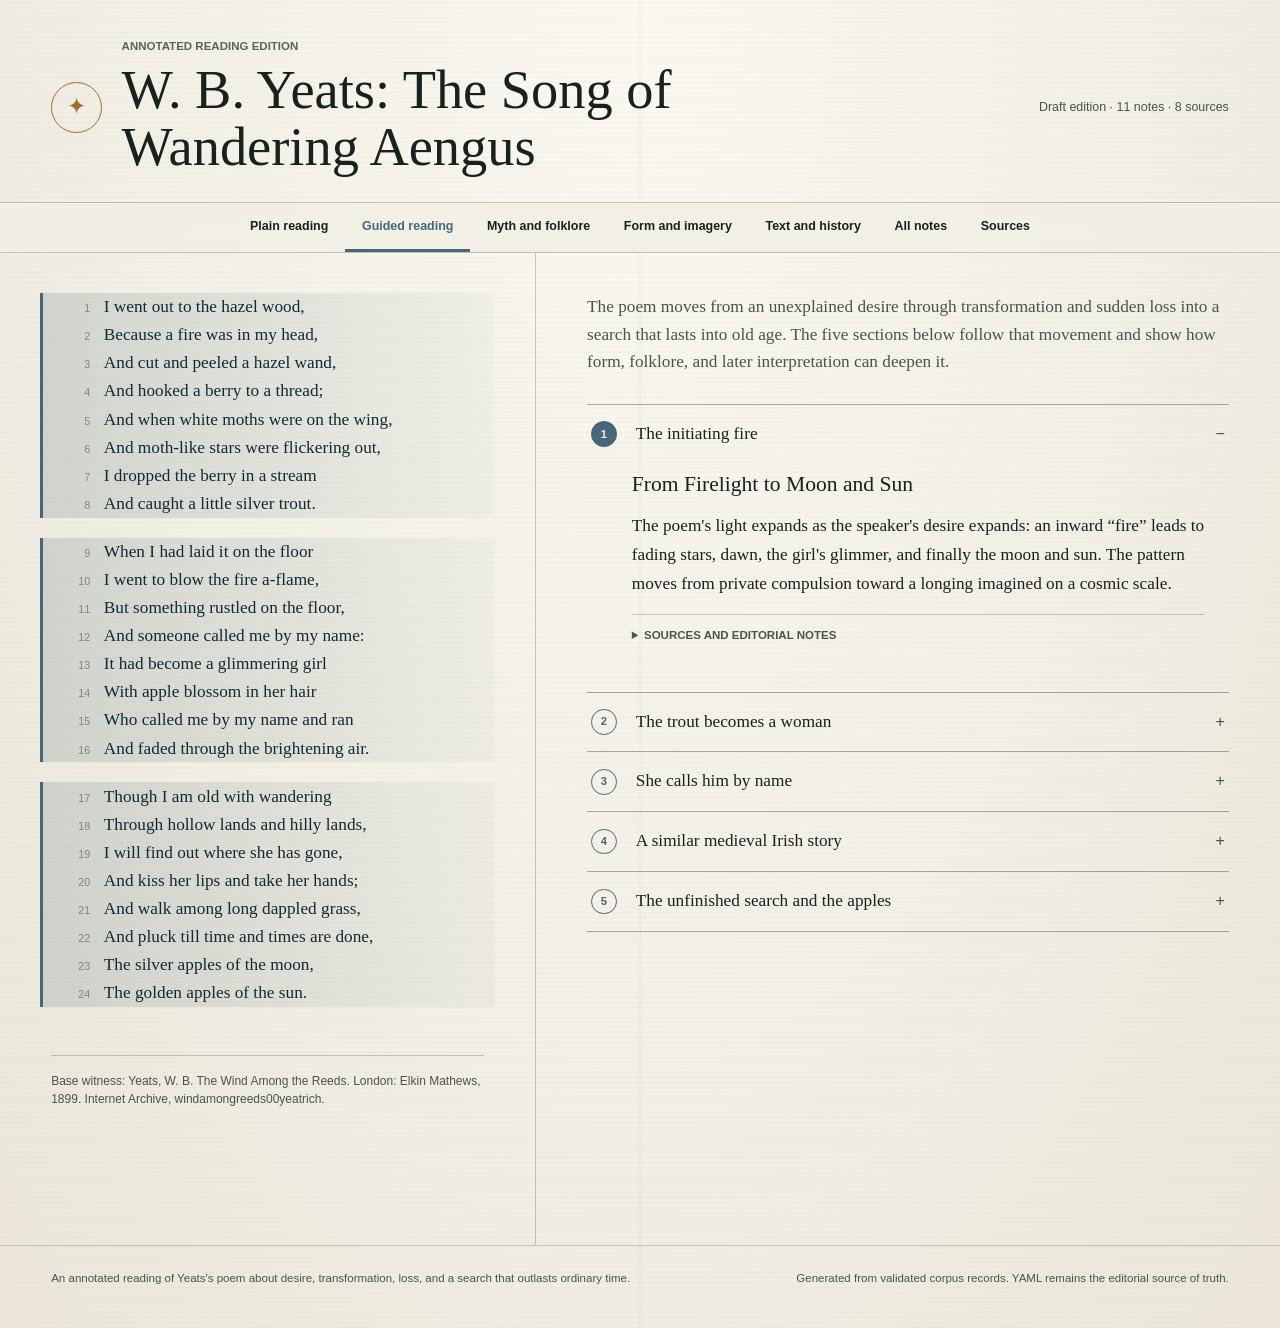
<file: corpora/yeats-song-of-wandering-aengus/drafts/review-generated-shared-renderer.html>
<!doctype html>
<html lang="en">
<head>
  <meta charset="utf-8">
  <meta name="viewport" content="width=device-width, initial-scale=1">
  <meta name="color-scheme" content="light">
  <meta name="description" content="A source-first literary review edition">
  <title>Corpus Review</title>
  <style>
:root {
  --paper: #f2efe5;
  --paper-deep: #e5dfcf;
  --ink: #17221f;
  --ink-soft: #48544d;
  --moss: #586750;
  --moss-pale: #dce0d1;
  --moon: #476779;
  --moon-pale: #dbe5e8;
  --gold: #a16d2d;
  --gold-pale: #eadfc8;
  --rose: #874a42;
  --rule: rgba(23, 34, 31, 0.22);
  --rule-strong: rgba(23, 34, 31, 0.36);
  --shadow: rgba(31, 40, 35, 0.12);
  --serif: "Iowan Old Style", Baskerville, "Palatino Linotype", Palatino, "Book Antiqua", Georgia, serif;
  --sans: "Gill Sans", "Trebuchet MS", Candara, sans-serif;
}

* {
  box-sizing: border-box;
}

html {
  scroll-behavior: smooth;
}

body {
  min-width: 20rem;
  margin: 0;
  color: var(--ink);
  background:
    linear-gradient(90deg, transparent 0 49.8%, rgba(71, 103, 121, 0.035) 50%, transparent 50.2%),
    repeating-linear-gradient(0deg, rgba(23, 34, 31, 0.018) 0 1px, transparent 1px 5px),
    radial-gradient(ellipse at 50% 0%, #faf8f1 0%, var(--paper) 55%, var(--paper-deep) 130%);
  font-family: var(--serif);
  font-size: 1rem;
  line-height: 1.55;
}

button,
summary,
a {
  -webkit-tap-highlight-color: transparent;
}

button {
  color: inherit;
  font: inherit;
}

button:focus-visible,
a:focus-visible,
summary:focus-visible,
[tabindex]:focus-visible {
  outline: 3px solid var(--gold);
  outline-offset: 3px;
}

.skip-link {
  position: fixed;
  z-index: 20;
  top: 0.75rem;
  left: 0.75rem;
  padding: 0.65rem 0.9rem;
  color: #fff;
  background: var(--ink);
  transform: translateY(-150%);
}

.skip-link:focus {
  transform: translateY(0);
}

.masthead {
  display: grid;
  grid-template-columns: auto minmax(0, 1fr) auto;
  gap: 1.2rem;
  align-items: center;
  max-width: 92rem;
  margin: 0 auto;
  padding: 2.4rem clamp(1.2rem, 4vw, 4rem) 1.6rem;
  border-bottom: 1px solid var(--rule);
  animation: reveal 520ms ease-out both;
}

.masthead__mark {
  display: grid;
  width: 3.2rem;
  height: 3.2rem;
  place-items: center;
  color: var(--gold);
  border: 1px solid var(--gold);
  border-radius: 50%;
  font-size: 1.45rem;
}

.masthead h1,
.source-detail h3 {
  margin: 0;
  font-weight: 500;
  line-height: 1.05;
}

.masthead h1 {
  max-width: 22ch;
  overflow-wrap: break-word;
  font-size: 3.4rem;
}

.eyebrow,
.byline,
.status-line,
.badge,
.reading-nav button,
.text-view-selector,
.source-meta,
.evidence-meta,
.witness-note,
.colophon {
  font-family: var(--sans);
  letter-spacing: 0;
}

.eyebrow {
  margin: 0 0 0.35rem;
  color: var(--moss);
  font-size: 0.72rem;
  font-weight: 700;
  text-transform: uppercase;
}

.byline {
  margin: 0.6rem 0 0;
  color: var(--ink-soft);
  font-size: 0.95rem;
}

.masthead__status {
  min-width: 10rem;
  text-align: right;
}

.status-line {
  margin: 0.2rem 0;
  color: var(--ink-soft);
  font-size: 0.78rem;
}

.reading-nav {
  position: sticky;
  z-index: 10;
  top: 0;
  display: flex;
  gap: 0;
  justify-content: center;
  overflow-x: auto;
  padding: 0 clamp(1rem, 4vw, 4rem);
  background: rgba(242, 239, 229, 0.94);
  border-bottom: 1px solid var(--rule);
  backdrop-filter: blur(12px);
}

.reading-nav button {
  flex: 0 0 auto;
  padding: 0.9rem 1.05rem 0.78rem;
  border: 0;
  border-bottom: 3px solid transparent;
  background: transparent;
  font-size: 0.78rem;
  font-weight: 700;
  cursor: pointer;
}

.reading-nav button:hover,
.reading-nav button[aria-pressed="true"] {
  color: var(--moon);
  border-bottom-color: var(--moon);
}

.mode-description {
  max-width: 92rem;
  margin: 0 auto;
  padding: 0.7rem clamp(1.25rem, 4vw, 4rem);
  color: var(--ink-soft);
  border-bottom: 1px solid var(--rule);
  font-family: var(--sans);
  font-size: 0.78rem;
  overflow-wrap: anywhere;
  text-align: center;
}

.mode-description[hidden] {
  display: none;
}

.edition-shell {
  display: grid;
  grid-template-columns: minmax(25rem, 0.9fr) minmax(30rem, 1.25fr);
  max-width: 92rem;
  min-height: 62rem;
  margin: 0 auto;
}

.edition-shell--plain {
  grid-template-columns: minmax(0, 42rem);
  justify-content: center;
  min-height: 0;
}

.edition-shell--plain .poem-panel {
  border-right: 0;
}

.poem-panel,
.reading-panel {
  padding: 2.5rem clamp(1.25rem, 4vw, 4rem) 4rem;
}

.poem-panel {
  border-right: 1px solid var(--rule);
}

.reading-panel {
  min-width: 0;
}

.reading-panel[hidden] {
  display: none;
}

.poem-sticky {
  position: sticky;
  top: 5.2rem;
  max-width: 37rem;
}

.text-view-selector {
  display: flex;
  flex-wrap: wrap;
  gap: 0.45rem;
  align-items: center;
  margin: 0 0 1.4rem;
  padding: 0 0 0.9rem;
  border-bottom: 1px solid var(--rule);
  font-size: 0.76rem;
}

.text-view-selector[hidden] {
  display: none;
}

.text-view-selector__label {
  margin-right: 0.25rem;
  color: var(--ink-soft);
  font-weight: 700;
  text-transform: uppercase;
}

.text-view-selector__button {
  padding: 0.35rem 0.7rem;
  border: 1px solid var(--rule-strong);
  border-radius: 999px;
  background: transparent;
  cursor: pointer;
}

.text-view-selector__button:hover,
.text-view-selector__button[aria-pressed="true"] {
  color: var(--paper);
  background: var(--moon);
  border-color: var(--moon);
}

.poem-lines {
  max-width: 35rem;
  padding-bottom: 1rem;
}

.poem-line {
  display: grid;
  grid-template-columns: 2.25rem minmax(0, 1fr);
  gap: 0.85rem;
  align-items: baseline;
  margin: 0 -0.7rem;
  padding: 0.08rem 0.7rem;
  border-left: 3px solid transparent;
  transition: color 180ms ease, background-color 180ms ease, border-color 180ms ease;
}

.poem-line--stanza {
  margin-top: 1.25rem;
}

.poem-line:first-child {
  margin-top: 0;
}

.poem-line__number {
  color: rgba(72, 84, 77, 0.62);
  font-family: var(--sans);
  font-size: 0.67rem;
  text-align: right;
  user-select: none;
}

.poem-line__text {
  font-size: 1.08rem;
  line-height: 1.48;
}

.poem-line--active {
  color: #102b34;
  background: linear-gradient(90deg, rgba(71, 103, 121, 0.18), rgba(71, 103, 121, 0.035));
  border-left-color: var(--moon);
}

.poem-target {
  color: inherit;
  background: transparent;
}

.witness-note {
  max-width: 37rem;
  margin: 2rem 0 0;
  padding-top: 1rem;
  color: var(--ink-soft);
  border-top: 1px solid var(--rule);
  font-size: 0.75rem;
  line-height: 1.5;
}

.reading-grid {
  display: grid;
  grid-template-columns: minmax(0, 1fr);
  align-items: start;
}

.pathway-detail,
.annotation-collection {
  width: 100%;
  max-width: 48rem;
}

.pathway-detail[hidden],
.annotation-collection[hidden] {
  display: none;
}

.pathway-introduction {
  max-width: 43rem;
  margin: 0 0 1.75rem;
  color: var(--ink-soft);
  font-size: 1.08rem;
  line-height: 1.6;
}

.pathway-introduction p {
  margin: 0;
}

.reading-sections,
.annotation-collection {
  border-top: 1px solid var(--rule-strong);
}

.reading-section {
  border-bottom: 1px solid var(--rule-strong);
}

.reading-section > summary {
  display: grid;
  grid-template-columns: 2rem minmax(0, 1fr) auto;
  gap: 0.8rem;
  align-items: center;
  padding: 1rem 0.25rem;
  list-style: none;
  font-family: var(--serif);
  font-size: 1.08rem;
  font-weight: 500;
}

.reading-section > summary::-webkit-details-marker {
  display: none;
}

.reading-section > summary::after {
  content: "+";
  color: var(--ink-soft);
  font-family: var(--sans);
  font-size: 1rem;
}

.reading-section[open] > summary::after {
  content: "−";
}

.reading-section > summary:focus-visible {
  outline: 2px solid var(--moon);
  outline-offset: 0.25rem;
}

.reading-section__number {
  display: grid;
  width: 1.6rem;
  height: 1.6rem;
  place-items: center;
  color: var(--moon);
  border: 1px solid var(--moon);
  border-radius: 50%;
  font-family: var(--sans);
  font-size: 0.7rem;
  font-weight: 700;
}

.reading-section--primary > summary .reading-section__number {
  color: var(--paper);
  background: var(--moon);
}

.reading-section__body {
  padding: 0.5rem 1.5rem 2.25rem 2.8rem;
}

.reading-note h3 {
  margin: 0 0 1rem;
  font-size: 1.35rem;
  font-weight: 500;
  line-height: 1.15;
}

.reading-note .claim-body {
  margin-bottom: 1rem;
  font-size: 1.08rem;
}

.reading-note + .reading-note {
  margin-top: 2rem;
  padding-top: 1.75rem;
  border-top: 1px solid var(--rule);
}

.reading-note__apparatus {
  max-width: 42rem;
  border-top: 1px solid var(--rule);
}

.reading-note__apparatus > summary {
  padding: 0.7rem 0;
  color: var(--ink-soft);
  font-size: 0.72rem;
  text-transform: uppercase;
}

.reading-note__apparatus-body {
  padding-bottom: 0.5rem;
}

.reading-note__apparatus-body .annotation-apparatus {
  border-top: 0;
}

.annotation-collection__empty {
  color: var(--ink-soft);
  font-style: italic;
}

.annotation-collection,
.source-detail {
  min-width: 0;
  animation: reveal 300ms ease-out both;
}

.annotation-kicker {
  margin: 0;
  color: var(--ink-soft);
  font-family: var(--sans);
  font-size: 0.72rem;
  font-weight: 700;
  text-transform: uppercase;
}

.source-detail h3 {
  font-size: 2rem;
}

.annotation-apparatus {
  display: flex;
  flex-wrap: wrap;
  gap: 0.75rem 1rem;
  align-items: center;
  max-width: 42rem;
  margin: 0 0 1.5rem;
  padding-top: 0.8rem;
  border-top: 1px solid var(--rule);
}

.annotation-meta {
  display: flex;
  flex-wrap: wrap;
  gap: 0.45rem;
  margin: 0;
}

.badge {
  display: inline-flex;
  align-items: center;
  min-height: 1.75rem;
  padding: 0.25rem 0.55rem;
  color: var(--ink-soft);
  background: rgba(255, 255, 255, 0.35);
  border: 1px solid var(--rule);
  border-radius: 999px;
  font-size: 0.68rem;
  font-weight: 700;
}

.badge--documented-fact {
  color: #33462e;
  background: var(--moss-pale);
}

.badge--attributed-interpretation {
  color: #315161;
  background: var(--moon-pale);
}

.badge--editorial-synthesis,
.badge--editorial-proposal {
  color: #6d4a1d;
  background: var(--gold-pale);
}

.claim-body {
  max-width: 42rem;
  margin: 0 0 2rem;
  font-size: 1.16rem;
  line-height: 1.66;
}

.claim-body p {
  margin: 0 0 1rem;
}

.claim-body ol {
  padding-left: 1.45rem;
}

.claim-body li {
  margin-bottom: 0.85rem;
  padding-left: 0.35rem;
}

.editorial-note,
.contestation,
.attribution-list {
  max-width: 42rem;
  margin: 1.5rem 0;
  padding: 1rem 0 1rem 1.2rem;
  border-left: 3px solid var(--gold);
}

.editorial-note p,
.contestation p,
.attribution-list p {
  margin: 0.3rem 0;
}

.evidence-heading {
  margin: 2.4rem 0 0.8rem;
  font-size: 1.15rem;
  font-weight: 600;
}

details.evidence,
details.source-record {
  max-width: 45rem;
  border-top: 1px solid var(--rule);
}

details.evidence:last-child,
details.source-record:last-child {
  border-bottom: 1px solid var(--rule);
}

summary {
  padding: 0.9rem 0;
  font-family: var(--sans);
  font-size: 0.82rem;
  font-weight: 700;
  cursor: pointer;
}

.evidence__body,
.source-record__body {
  padding: 0 0 1.2rem 1.2rem;
}

.evidence__body p,
.source-record__body p {
  margin: 0.55rem 0;
}

.evidence-meta,
.source-meta {
  color: var(--ink-soft);
  font-size: 0.75rem;
}

.witness-note,
.citation,
.source-meta,
.evidence-meta,
.claim-body,
.attribution-list,
.contestation {
  overflow-wrap: anywhere;
}

.citation {
  padding-left: 1rem;
  color: var(--ink-soft);
  border-left: 1px solid var(--gold);
  font-style: italic;
}

.source-intro {
  max-width: 40rem;
  color: var(--ink-soft);
}

.source-group-heading {
  margin: 2.2rem 0 0.5rem;
  color: var(--moss);
  font-family: var(--sans);
  font-size: 0.78rem;
  text-transform: uppercase;
}

.source-link {
  color: var(--moon);
  text-decoration-thickness: 1px;
  text-underline-offset: 0.16rem;
}

.colophon {
  display: flex;
  gap: 2rem;
  justify-content: space-between;
  max-width: 92rem;
  margin: 0 auto;
  padding: 1.5rem clamp(1.25rem, 4vw, 4rem) 2.5rem;
  color: var(--ink-soft);
  border-top: 1px solid var(--rule);
  font-size: 0.72rem;
}

.colophon p {
  max-width: 52rem;
  margin: 0;
}

@keyframes reveal {
  from {
    opacity: 0;
    transform: translateY(0.5rem);
  }
  to {
    opacity: 1;
    transform: translateY(0);
  }
}

@media (max-width: 72rem) {
  .masthead h1 {
    font-size: 2.8rem;
  }

  .edition-shell {
    grid-template-columns: minmax(22rem, 0.8fr) minmax(28rem, 1.2fr);
  }

}

@media (max-width: 50rem) {
  .masthead {
    grid-template-columns: 2.6rem minmax(0, 1fr);
    gap: 0.8rem;
    padding-top: 1.5rem;
  }

  .masthead__mark {
    width: 2.6rem;
    height: 2.6rem;
  }

  .masthead h1 {
    font-size: 1.8rem;
  }

  .masthead__status {
    grid-column: 2;
    min-width: 0;
    text-align: left;
  }

  .reading-nav {
    justify-content: flex-start;
  }

  .mode-description {
    text-align: left;
  }

  .edition-shell {
    display: block;
    min-height: 0;
  }

  .poem-panel,
  .reading-panel {
    padding: 2rem 1.2rem 3rem;
  }

  .poem-panel {
    border-right: 0;
    border-bottom: 1px solid var(--rule);
  }

  .poem-sticky {
    position: static;
  }

  .poem-line {
    grid-template-columns: 1.65rem minmax(0, 1fr);
    gap: 0.55rem;
  }

  .poem-line__text {
    font-size: 1rem;
  }

  .source-detail h3 {
    font-size: 1.7rem;
  }

  .claim-body {
    font-size: 1.08rem;
  }

  .reading-section__body {
    padding-right: 0;
    padding-left: 0;
  }

  .colophon {
    display: block;
    padding-right: 1.2rem;
    padding-left: 1.2rem;
  }

  .colophon p + p {
    margin-top: 0.8rem;
  }
}

@media (prefers-reduced-motion: reduce) {
  html {
    scroll-behavior: auto;
  }

  *,
  *::before,
  *::after {
    animation-duration: 0.01ms !important;
    animation-iteration-count: 1 !important;
    transition-duration: 0.01ms !important;
  }
}

@media print {
  body {
    background: #fff;
  }

  .skip-link,
  .reading-nav,
  .mode-description,
  .masthead__status {
    display: none !important;
  }

  .masthead,
  .edition-shell {
    display: block;
    max-width: none;
  }

  .poem-panel {
    break-after: page;
    border: 0;
  }

  .poem-lines {
    position: static;
  }

  .poem-line--active {
    background: transparent;
    border-left-color: #666;
  }

  .reading-grid {
    display: block;
  }

  details {
    display: block;
  }
}

  </style>
</head>
<body>
  <a class="skip-link" href="#poem-panel">Skip to the text</a>
  <header class="masthead" aria-labelledby="edition-title">
    <div class="masthead__mark" aria-hidden="true">✦</div>
    <div class="masthead__identity">
      <p class="eyebrow">Annotated reading edition</p>
      <h1 id="edition-title">Corpus Review</h1>
      <p id="edition-author" class="byline"></p>
    </div>
    <div id="edition-status" class="masthead__status"></div>
  </header>

  <nav id="reading-nav" class="reading-nav" aria-label="Ways to read"></nav>
  <p id="mode-description" class="mode-description" aria-live="polite" hidden></p>

  <main class="edition-shell">
    <section id="poem-panel" class="poem-panel" aria-label="Base text">
      <div class="poem-sticky">
        <div id="text-view-selector" class="text-view-selector" role="group" aria-label="Reading text" hidden></div>
        <div id="poem-lines" class="poem-lines"></div>
        <p id="base-witness" class="witness-note"></p>
      </div>
    </section>

    <section id="reading-detail" class="reading-panel" aria-label="Commentary" tabindex="-1">
      <section id="pathway-detail" class="pathway-detail" hidden aria-label="Guided reading"></section>
      <div id="reading-grid" class="reading-grid reading-grid--single">
        <section id="annotation-collection" class="annotation-collection" hidden aria-label="Annotations"></section>
        <section id="source-detail" class="source-detail" hidden aria-labelledby="sources-heading">
          <h3 id="sources-heading">Sources and access</h3>
          <p class="source-intro">What was read, how it may be used, and where the evidence remains incomplete.</p>
          <div id="source-list"></div>
        </section>
      </div>
    </section>
  </main>

  <footer class="colophon">
    <p id="corpus-description"></p>
    <p>Generated from validated corpus records. YAML remains the editorial source of truth.</p>
    
  </footer>

  <script id="corpus-data" type="application/json">{"annotations":[{"annotation_type":"editorial-note","claim":{"attributions":[],"body":"This is the corpus base transcription of the poem as printed in the 1899 London edition of The Wind Among the Reeds, pages 15-16.","contested":false,"editorial_confidence":{"level":"unassessed","rationale":"The transcription was checked against page images and a Project Gutenberg transcription, but awaits human editorial review."},"epistemic_status":"documented-fact"},"evidence":[{"citation":{"citation_text":"Yeats, The Wind Among the Reeds (1899), 15-16.","locator":"pp. 15-16; IIIF canvases 31-32"},"id":"ev_1899_scan","relationship":"supports","source":{"access":{"consulted_on":"2026-09-23","obtained_via":"Internet Archive page images and OCR; printed pages were checked through the IIIF scan.","state":"fully-consulted"},"canonical_url":"https://archive.org/details/windamongreeds00yeatrich","citation":"Yeats, W. B. The Wind Among the Reeds. London: Elkin Mathews, 1899. Internet Archive, windamongreeds00yeatrich.","container_title":null,"contributors":[{"name":"W. B. Yeats","role":"author"}],"id":"src_e0b122f22eb15e7b","issue":null,"issued":"1899","notes":"The poem was checked directly on printed pages 15-16. Yeats's note on the poem was checked on printed pages 87-89. OCR was used only for navigation.","pages":null,"publisher":"Elkin Mathews","quality":{"authority":"primary-source","peer_review_status":"not-peer-reviewed","rationale":"The scanned 1899 printed volume is the corpus's base textual witness and includes Yeats's own appended notes."},"rights":{"notes":"Published in 1899 and treated as public domain for this corpus; users should confirm the law applicable in their jurisdiction.","quotation":"permitted","reproduction":"permitted","status":"public-domain"},"source_type":"primary-text","source_type_detail":null,"title":"The Wind Among the Reeds","volume":null},"source_id":"src_e0b122f22eb15e7b","summary":"The printed page images supply the title, punctuation, lineation, stanza breaks, and wording used here.","use":"direct-evidence"},{"citation":{"citation_text":"Yeats, The Wind Among the Reeds, Project Gutenberg ebook 32233.","locator":"The Song of Wandering Aengus section, corresponding to printed pp. 15-16"},"id":"ev_gutenberg_crosscheck","relationship":"qualifies","source":{"access":{"consulted_on":"2026-09-23","obtained_via":"Project Gutenberg plain-text edition mirrored by Internet Archive.","state":"fully-consulted"},"canonical_url":"https://www.gutenberg.org/ebooks/32233","citation":"Yeats, W. B. The Wind Among the Reeds. Fourth edition, Elkin Mathews, 1903. Project Gutenberg ebook 32233, released 3 May 2010.","container_title":null,"contributors":[{"name":"W. B. Yeats","role":"author"},{"name":"Meredith Bach and the Online Distributed Proofreading Team","role":"other","role_detail":"ebook producers"}],"id":"src_5ef421a1a77a9391","issue":null,"issued":"2010","notes":"The poem and the appended author note were compared with the 1899 scan. The 1899 page images remain authoritative for corpus punctuation and lineation.","pages":null,"publisher":"Project Gutenberg","quality":{"authority":"institutional-resource","peer_review_status":"editorially-reviewed","rationale":"Project Gutenberg supplies a distributed-proofreading transcription from scanned page images and is used only to corroborate the base witness."},"rights":{"notes":"Project Gutenberg marks the underlying work public domain in the United States; its license terms and local law still apply to reuse of the ebook file.","quotation":"permitted","reproduction":"permitted","status":"public-domain"},"source_type":"web-resource","source_type_detail":null,"title":"The Wind Among the Reeds","volume":null},"source_id":"src_5ef421a1a77a9391","summary":"The proofread 1903 fourth-edition transcription independently corroborates the poem's words and three-stanza structure.","use":"direct-evidence"}],"id":"ann_6faea52693f83798","is_base_text":true,"local_key":"base-text","review":{"notes":"Source comparison is complete; human editorial approval remains outstanding.","state":"draft"},"tags":["base-text","lens-publication-textual-history"],"target":{"exact_text":"I went out to the hazel wood,\nBecause a fire was in my head,\nAnd cut and peeled a hazel wand,\nAnd hooked a berry to a thread;\nAnd when white moths were on the wing,\nAnd moth-like stars were flickering out,\nI dropped the berry in a stream\nAnd caught a little silver trout.\n\nWhen I had laid it on the floor\nI went to blow the fire a-flame,\nBut something rustled on the floor,\nAnd someone called me by my name:\nIt had become a glimmering girl\nWith apple blossom in her hair\nWho called me by my name and ran\nAnd faded through the brightening air.\n\nThough I am old with wandering\nThrough hollow lands and hilly lands,\nI will find out where she has gone,\nAnd kiss her lips and take her hands;\nAnd walk among long dappled grass,\nAnd pluck till time and times are done,\nThe silver apples of the moon,\nThe golden apples of the sun.","fragments":[{"end":29,"line":1,"start":0},{"end":30,"line":2,"start":0},{"end":32,"line":3,"start":0},{"end":31,"line":4,"start":0},{"end":38,"line":5,"start":0},{"end":40,"line":6,"start":0},{"end":31,"line":7,"start":0},{"end":33,"line":8,"start":0},{"end":31,"line":9,"start":0},{"end":32,"line":10,"start":0},{"end":35,"line":11,"start":0},{"end":33,"line":12,"start":0},{"end":31,"line":13,"start":0},{"end":30,"line":14,"start":0},{"end":32,"line":15,"start":0},{"end":38,"line":16,"start":0},{"end":30,"line":17,"start":0},{"end":37,"line":18,"start":0},{"end":35,"line":19,"start":0},{"end":37,"line":20,"start":0},{"end":34,"line":21,"start":0},{"end":39,"line":22,"start":0},{"end":30,"line":23,"start":0},{"end":29,"line":24,"start":0}],"fragments_by_text":{"canonical":[{"end":29,"line":1,"start":0},{"end":30,"line":2,"start":0},{"end":32,"line":3,"start":0},{"end":31,"line":4,"start":0},{"end":38,"line":5,"start":0},{"end":40,"line":6,"start":0},{"end":31,"line":7,"start":0},{"end":33,"line":8,"start":0},{"end":31,"line":9,"start":0},{"end":32,"line":10,"start":0},{"end":35,"line":11,"start":0},{"end":33,"line":12,"start":0},{"end":31,"line":13,"start":0},{"end":30,"line":14,"start":0},{"end":32,"line":15,"start":0},{"end":38,"line":16,"start":0},{"end":30,"line":17,"start":0},{"end":37,"line":18,"start":0},{"end":35,"line":19,"start":0},{"end":37,"line":20,"start":0},{"end":34,"line":21,"start":0},{"end":39,"line":22,"start":0},{"end":30,"line":23,"start":0},{"end":29,"line":24,"start":0}]},"line_range":{"end":24,"start":1},"locator":{"scheme":"line","value":"1-24"},"work_id":"work_the_song_of_wandering_aengus"},"title":"Base Text"},{"annotation_type":"bibliographic","claim":{"attributions":[],"body":"The poem first appeared in 1897 as “A Mad Song.” In the 1899 first London edition of The Wind Among the Reeds, it appears under the more familiar title “The Song of Wandering Aengus.”","contested":false,"editorial_confidence":{"level":"unassessed","rationale":"A university research abstract reports the 1897 title, and the 1899 title was checked directly; the 1897 periodical page remains an acquisition target."},"epistemic_status":"documented-fact"},"evidence":[{"citation":{"citation_text":"Bodsworth, 'Changing the story in Yeats’ The Song of Wandering Aengus' (2023).","locator":"Overview, abstract paragraph"},"id":"ev_1897_report","relationship":"supports","source":{"access":{"consulted_on":"2026-09-23","obtained_via":"Charles Sturt University Research Output record.","state":"fully-consulted"},"canonical_url":"https://researchoutput.csu.edu.au/en/publications/changing-the-story-in-yeats-the-song-of-wandering-aengus/","citation":"Bodsworth, Roxanne. 'Changing the story in Yeats’ The Song of Wandering Aengus.' Abstract presented at the 10th Australian Conference of Celtic Studies, University of Sydney, 26 September 2023.","container_title":"10th Australian Conference of Celtic Studies 2023","contributors":[{"name":"Roxanne Bodsworth","role":"author"}],"id":"src_57223be24ba042a2","issue":null,"issued":"2023-09-26","notes":"The source supports only statements made in the abstract, including its account of the 1897 title and its argument about later alignment with Aislinge Óenguso.","pages":null,"publisher":"Charles Sturt University Research Output","quality":{"authority":"institutional-resource","peer_review_status":"peer-reviewed","rationale":"The complete abstract is published in a university research repository and explicitly marked as peer-reviewed, but the underlying presentation was not available."},"rights":{"notes":"No reuse license was identified. The corpus paraphrases the abstract and does not reproduce it.","quotation":"limited","reproduction":"prohibited","status":"copyrighted"},"source_type":"other","source_type_detail":"Peer-reviewed conference abstract","title":"Changing the story in Yeats' The Song of Wandering Aengus","volume":null},"source_id":"src_57223be24ba042a2","summary":"Bodsworth's complete conference abstract reports first publication in 1897 as “A Mad Song” and the subsequent title change.","use":"direct-evidence"},{"citation":{"citation_text":"Yeats, The Wind Among the Reeds (1899), 15.","locator":"p. 15"},"id":"ev_1899_title","relationship":"supports","source":{"access":{"consulted_on":"2026-09-23","obtained_via":"Internet Archive page images and OCR; printed pages were checked through the IIIF scan.","state":"fully-consulted"},"canonical_url":"https://archive.org/details/windamongreeds00yeatrich","citation":"Yeats, W. B. The Wind Among the Reeds. London: Elkin Mathews, 1899. Internet Archive, windamongreeds00yeatrich.","container_title":null,"contributors":[{"name":"W. B. Yeats","role":"author"}],"id":"src_e0b122f22eb15e7b","issue":null,"issued":"1899","notes":"The poem was checked directly on printed pages 15-16. Yeats's note on the poem was checked on printed pages 87-89. OCR was used only for navigation.","pages":null,"publisher":"Elkin Mathews","quality":{"authority":"primary-source","peer_review_status":"not-peer-reviewed","rationale":"The scanned 1899 printed volume is the corpus's base textual witness and includes Yeats's own appended notes."},"rights":{"notes":"Published in 1899 and treated as public domain for this corpus; users should confirm the law applicable in their jurisdiction.","quotation":"permitted","reproduction":"permitted","status":"public-domain"},"source_type":"primary-text","source_type_detail":null,"title":"The Wind Among the Reeds","volume":null},"source_id":"src_e0b122f22eb15e7b","summary":"The 1899 edition prints the now-standard title above the poem.","use":"direct-evidence"},{"citation":{"citation_text":"LiederNet Archive, text 28583.","locator":"About the headline and text-authorship notes"},"id":"ev_liedernet_history","relationship":"supports","source":{"access":{"consulted_on":"2026-09-23","obtained_via":"Public LiederNet text record and editorial notes.","state":"fully-consulted"},"canonical_url":"https://www.lieder.net/lieder/get_text.html?TextId=28583","citation":"Yeats, W. B. 'A mad song' [The Song of Wandering Aengus]. LiederNet Archive, text 28583, research by Emily Ezust and Garrett Medlock.","container_title":null,"contributors":[{"name":"W. B. Yeats","role":"author"},{"name":"Emily Ezust","role":"editor"},{"name":"Garrett Medlock","role":"editor"}],"id":"src_21c964fd93d0fe6a","issue":null,"issued":"2007-05-02","notes":"The record reports first publication in The Sketch in August 1897, revision and renaming in 1899, a 24-line text, and one check of the author's text against a primary source.","pages":null,"publisher":"LiederNet Archive","quality":{"authority":"established-reference","peer_review_status":"not-peer-reviewed","rationale":"LiederNet is a long-running specialist archive for song texts; this record identifies its primary-source checking status and publication/title history, but it is not a critical edition."},"rights":{"notes":"The underlying Yeats poem is public domain, but the archive's editorial record and translations have separate rights. This corpus paraphrases its metadata.","quotation":"limited","reproduction":"prohibited","status":"copyrighted"},"source_type":"web-resource","source_type_detail":null,"title":"A mad song [The Song of Wandering Aengus]","volume":null},"source_id":"src_21c964fd93d0fe6a","summary":"The curated record reports publication in The Sketch in August 1897 and revision and renaming in 1899.","use":"direct-evidence"}],"id":"ann_ad8a47b91d7fa05c","is_base_text":false,"local_key":"publication-history","review":{"notes":"Verify the 1897 issue of The Sketch directly before promotion to source-verified.","state":"draft"},"tags":["lens-publication-textual-history","first-publication","title-history"],"target":{"exact_text":"I went out to the hazel wood,\nBecause a fire was in my head,\nAnd cut and peeled a hazel wand,\nAnd hooked a berry to a thread;\nAnd when white moths were on the wing,\nAnd moth-like stars were flickering out,\nI dropped the berry in a stream\nAnd caught a little silver trout.\n\nWhen I had laid it on the floor\nI went to blow the fire a-flame,\nBut something rustled on the floor,\nAnd someone called me by my name:\nIt had become a glimmering girl\nWith apple blossom in her hair\nWho called me by my name and ran\nAnd faded through the brightening air.\n\nThough I am old with wandering\nThrough hollow lands and hilly lands,\nI will find out where she has gone,\nAnd kiss her lips and take her hands;\nAnd walk among long dappled grass,\nAnd pluck till time and times are done,\nThe silver apples of the moon,\nThe golden apples of the sun.","fragments":[{"end":29,"line":1,"start":0},{"end":30,"line":2,"start":0},{"end":32,"line":3,"start":0},{"end":31,"line":4,"start":0},{"end":38,"line":5,"start":0},{"end":40,"line":6,"start":0},{"end":31,"line":7,"start":0},{"end":33,"line":8,"start":0},{"end":31,"line":9,"start":0},{"end":32,"line":10,"start":0},{"end":35,"line":11,"start":0},{"end":33,"line":12,"start":0},{"end":31,"line":13,"start":0},{"end":30,"line":14,"start":0},{"end":32,"line":15,"start":0},{"end":38,"line":16,"start":0},{"end":30,"line":17,"start":0},{"end":37,"line":18,"start":0},{"end":35,"line":19,"start":0},{"end":37,"line":20,"start":0},{"end":34,"line":21,"start":0},{"end":39,"line":22,"start":0},{"end":30,"line":23,"start":0},{"end":29,"line":24,"start":0}],"fragments_by_text":{"canonical":[{"end":29,"line":1,"start":0},{"end":30,"line":2,"start":0},{"end":32,"line":3,"start":0},{"end":31,"line":4,"start":0},{"end":38,"line":5,"start":0},{"end":40,"line":6,"start":0},{"end":31,"line":7,"start":0},{"end":33,"line":8,"start":0},{"end":31,"line":9,"start":0},{"end":32,"line":10,"start":0},{"end":35,"line":11,"start":0},{"end":33,"line":12,"start":0},{"end":31,"line":13,"start":0},{"end":30,"line":14,"start":0},{"end":32,"line":15,"start":0},{"end":38,"line":16,"start":0},{"end":30,"line":17,"start":0},{"end":37,"line":18,"start":0},{"end":35,"line":19,"start":0},{"end":37,"line":20,"start":0},{"end":34,"line":21,"start":0},{"end":39,"line":22,"start":0},{"end":30,"line":23,"start":0},{"end":29,"line":24,"start":0}]},"line_range":{"end":24,"start":1},"locator":{"scheme":"line","value":"1-24"},"work_id":"work_the_song_of_wandering_aengus"},"title":"From “A Mad Song” to “Wandering Aengus”"},{"annotation_type":"historical-context","claim":{"attributions":[],"body":"The poem brings together two different imaginative sources: a Greek folk song suggested its basic situation, while Yeats pictured the events taking place in an Ireland inhabited by spirits. Yeats gives this account in the note he appended to the poem, so it describes his own framing of the work rather than proving that every image comes from one recoverable tale.","contested":false,"editorial_confidence":{"level":"unassessed","rationale":"The claim paraphrases Yeats's signed authorial note, checked on the printed pages, but awaits human editorial review."},"epistemic_status":"documented-fact"},"evidence":[{"citation":{"citation_text":"Yeats, The Wind Among the Reeds (1899), 88-89.","locator":"pp. 88-89, note to The Song of Wandering Aengus"},"id":"ev_yeats_note_origin","relationship":"supports","source":{"access":{"consulted_on":"2026-09-23","obtained_via":"Internet Archive page images and OCR; printed pages were checked through the IIIF scan.","state":"fully-consulted"},"canonical_url":"https://archive.org/details/windamongreeds00yeatrich","citation":"Yeats, W. B. The Wind Among the Reeds. London: Elkin Mathews, 1899. Internet Archive, windamongreeds00yeatrich.","container_title":null,"contributors":[{"name":"W. B. Yeats","role":"author"}],"id":"src_e0b122f22eb15e7b","issue":null,"issued":"1899","notes":"The poem was checked directly on printed pages 15-16. Yeats's note on the poem was checked on printed pages 87-89. OCR was used only for navigation.","pages":null,"publisher":"Elkin Mathews","quality":{"authority":"primary-source","peer_review_status":"not-peer-reviewed","rationale":"The scanned 1899 printed volume is the corpus's base textual witness and includes Yeats's own appended notes."},"rights":{"notes":"Published in 1899 and treated as public domain for this corpus; users should confirm the law applicable in their jurisdiction.","quotation":"permitted","reproduction":"permitted","status":"public-domain"},"source_type":"primary-text","source_type_detail":null,"title":"The Wind Among the Reeds","volume":null},"source_id":"src_e0b122f22eb15e7b","summary":"Yeats names both the Greek folk-song prompt and the Irish imaginative setting in his note to the poem.","use":"direct-evidence"}],"id":"ann_3cad8e591eec562e","is_base_text":false,"local_key":"author-framing","review":{"notes":"The exact printed note has been checked; interpretive consequences remain open.","state":"draft"},"tags":["lens-myth-folklore","authorial-note","composition"],"target":{"exact_text":"I dropped the berry in a stream\nAnd caught a little silver trout.\n\nWhen I had laid it on the floor\nI went to blow the fire a-flame,\nBut something rustled on the floor,\nAnd someone called me by my name:\nIt had become a glimmering girl\nWith apple blossom in her hair\nWho called me by my name and ran\nAnd faded through the brightening air.","fragments":[{"end":31,"line":7,"start":0},{"end":33,"line":8,"start":0},{"end":31,"line":9,"start":0},{"end":32,"line":10,"start":0},{"end":35,"line":11,"start":0},{"end":33,"line":12,"start":0},{"end":31,"line":13,"start":0},{"end":30,"line":14,"start":0},{"end":32,"line":15,"start":0},{"end":38,"line":16,"start":0}],"fragments_by_text":{"canonical":[{"end":31,"line":7,"start":0},{"end":33,"line":8,"start":0},{"end":31,"line":9,"start":0},{"end":32,"line":10,"start":0},{"end":35,"line":11,"start":0},{"end":33,"line":12,"start":0},{"end":31,"line":13,"start":0},{"end":30,"line":14,"start":0},{"end":32,"line":15,"start":0},{"end":38,"line":16,"start":0}]},"line_range":{"end":16,"start":7},"locator":{"scheme":"line","value":"7-16"},"work_id":"work_the_song_of_wandering_aengus"},"title":"How Yeats Described the Poem's Origins"},{"annotation_type":"allusion","claim":{"attributions":[],"body":"The caught trout suddenly becomes a “glimmering girl,” and her disappearance turns a fishing episode into the lifelong search that occupies the poem's ending. In a note appended to the poem, Yeats connects this transformation with Irish beliefs about supernatural beings associated with the goddess Danu: spirits of the water that may appear as fish or as beautiful women.","contested":false,"editorial_confidence":{"level":"unassessed","rationale":"This states the contextual frame supplied by Yeats himself rather than claiming a recoverable single mythic source."},"epistemic_status":"documented-fact"},"evidence":[{"citation":{"citation_text":"Yeats, The Wind Among the Reeds (1899), 87-88.","locator":"pp. 87-88, note to The Song of Wandering Aengus"},"id":"ev_yeats_shapechanging_note","relationship":"supports","source":{"access":{"consulted_on":"2026-09-23","obtained_via":"Internet Archive page images and OCR; printed pages were checked through the IIIF scan.","state":"fully-consulted"},"canonical_url":"https://archive.org/details/windamongreeds00yeatrich","citation":"Yeats, W. B. The Wind Among the Reeds. London: Elkin Mathews, 1899. Internet Archive, windamongreeds00yeatrich.","container_title":null,"contributors":[{"name":"W. B. Yeats","role":"author"}],"id":"src_e0b122f22eb15e7b","issue":null,"issued":"1899","notes":"The poem was checked directly on printed pages 15-16. Yeats's note on the poem was checked on printed pages 87-89. OCR was used only for navigation.","pages":null,"publisher":"Elkin Mathews","quality":{"authority":"primary-source","peer_review_status":"not-peer-reviewed","rationale":"The scanned 1899 printed volume is the corpus's base textual witness and includes Yeats's own appended notes."},"rights":{"notes":"Published in 1899 and treated as public domain for this corpus; users should confirm the law applicable in their jurisdiction.","quotation":"permitted","reproduction":"permitted","status":"public-domain"},"source_type":"primary-text","source_type_detail":null,"title":"The Wind Among the Reeds","volume":null},"source_id":"src_e0b122f22eb15e7b","summary":"Yeats's note connects water spirits, fish forms, and appearances as beautiful women.","use":"direct-evidence"}],"id":"ann_bebce410bbbccfbc","is_base_text":false,"local_key":"fish-to-girl","review":{"notes":"The note supports the broad folkloric frame, not a claim that one recorded story directly generated every image.","state":"draft"},"tags":["lens-myth-folklore","shape-changing","water"],"target":{"exact_text":"I dropped the berry in a stream\nAnd caught a little silver trout.\n\nWhen I had laid it on the floor\nI went to blow the fire a-flame,\nBut something rustled on the floor,\nAnd someone called me by my name:\nIt had become a glimmering girl\nWith apple blossom in her hair\nWho called me by my name and ran\nAnd faded through the brightening air.","fragments":[{"end":31,"line":7,"start":0},{"end":33,"line":8,"start":0},{"end":31,"line":9,"start":0},{"end":32,"line":10,"start":0},{"end":35,"line":11,"start":0},{"end":33,"line":12,"start":0},{"end":31,"line":13,"start":0},{"end":30,"line":14,"start":0},{"end":32,"line":15,"start":0},{"end":38,"line":16,"start":0}],"fragments_by_text":{"canonical":[{"end":31,"line":7,"start":0},{"end":33,"line":8,"start":0},{"end":31,"line":9,"start":0},{"end":32,"line":10,"start":0},{"end":35,"line":11,"start":0},{"end":33,"line":12,"start":0},{"end":31,"line":13,"start":0},{"end":30,"line":14,"start":0},{"end":32,"line":15,"start":0},{"end":38,"line":16,"start":0}]},"line_range":{"end":16,"start":7},"locator":{"scheme":"line","value":"7-16"},"work_id":"work_the_song_of_wandering_aengus"},"title":"From Trout to Mysterious Woman"},{"annotation_type":"intertext","claim":{"attributions":[],"body":"Yeats's poem resembles a medieval Irish story in which Óengus dreams of a supernatural woman, loses her, and searches for her. In Aislinge Óenguso (The Dream of Óengus), the woman is Caer, who alternates between human and bird form; Óengus eventually joins her as a swan. The shared pattern of disappearance and search helps illuminate the poem, but the transformations differ, and the resemblance does not prove that the tale was Yeats's sole or direct source.","contested":false,"editorial_confidence":{"level":"unassessed","rationale":"The comparison uses directly consulted texts and scholarship, but its relevance to the poem requires human interpretive review."},"epistemic_status":"editorial-synthesis"},"evidence":[{"citation":{"citation_text":"Shaw, ed., and Murray, trans., Aislinge Oenguso, sections 1-2, 12-14.","locator":"sections 1-2 and 12-14"},"id":"ev_medieval_tale","relationship":"supports","source":{"access":{"consulted_on":"2026-09-23","obtained_via":"University College Cork Irish Sagas Online pages for text, translation, sources, and background.","state":"fully-consulted"},"canonical_url":"https://iso.ucc.ie/Aislinge-oenguso/Aislinge-oenguso-index.html","citation":"Shaw, Francis, ed. The Dream of Oengus: Aislinge Oenguso. Dublin: Brown \u0026 Nolan, 1934, pp. 43-64. English translation by Kevin Murray, Irish Sagas Online, University College Cork.","container_title":null,"contributors":[{"name":"Francis Shaw","role":"editor"},{"name":"Kevin Murray","role":"translator"}],"id":"src_602bbd20c75c04c8","issue":null,"issued":null,"notes":"Sections 1-2 and 12-14 are most relevant to the dream, disappearance, search, alternating forms, and Oengus's transformation into a swan.","pages":null,"publisher":"University College Cork, CELT and Irish Sagas Online","quality":{"authority":"scholarly-edition","peer_review_status":"editorially-reviewed","rationale":"The University College Cork resource presents the medieval Irish text, a modern Irish version, an English translation, manuscript information, and scholarly bibliography."},"rights":{"notes":"No open reproduction license was identified on the edition pages. The corpus paraphrases the translation and links to the edition rather than reproducing it.","quotation":"limited","reproduction":"prohibited","status":"copyrighted"},"source_type":"critical-edition","source_type_detail":null,"title":"The Dream of Oengus: Aislinge Oenguso","volume":null},"source_id":"src_602bbd20c75c04c8","summary":"The tale presents the woman's disappearance, Óengus's wasting and search, Caer's alternating forms, and their final swan transformation.","use":"direct-evidence"},{"citation":{"citation_text":"Bodsworth, 'Meet Me in My World,' 87-91.","locator":"pp. 87-91"},"id":"ev_bodsworth_tale_context","relationship":"contextualizes","source":{"access":{"consulted_on":"2026-09-23","obtained_via":"Open PDF from the journal website.","scope_note":"Pages 87-91 and 121 were consulted for manuscript dating, narrative outline, metamorphosis, translation cautions, and licensing.","state":"excerpt-consulted"},"canonical_url":"https://ceraejournal.com/wp-content/uploads/2025/01/Vol.-11-4-Bodsworth.pdf","citation":"Bodsworth, Roxanne. 'Meet Me in My World: a creative prosimetric reconstruction of Aislinge Óenguso.' Ceræ: An Australasian Journal of Medieval and Early Modern Studies 11 (2024): 87-121.","container_title":"Ceræ: An Australasian Journal of Medieval and Early Modern Studies","contributors":[{"name":"Roxanne Bodsworth","role":"author"}],"id":"src_fc31908c58046bcd","issue":null,"issued":"2024","notes":null,"pages":"87-121","publisher":"Ceræ","quality":{"authority":"peer-reviewed-scholarship","peer_review_status":"peer-reviewed","rationale":"Ceræ identifies itself as a peer-reviewed open-access academic journal; the volume classifies this contribution as creative varia grounded in scholarship on the medieval tale."},"rights":{"notes":"The PDF states a Creative Commons Attribution-NonCommercial-NoDerivatives 4.0 license. This corpus paraphrases its scholarship and supplies citations.","quotation":"limited","reproduction":"limited","status":"licensed"},"source_type":"journal-article","source_type_detail":null,"title":"Meet Me in My World: a creative prosimetric reconstruction of Aislinge Óenguso","volume":"11"},"source_id":"src_fc31908c58046bcd","summary":"Bodsworth summarizes the manuscript, search narrative, Caer's alternating forms, and Óengus's metamorphosis.","use":"direct-evidence"},{"citation":{"citation_text":"Bodsworth, 'Changing the story' (2023).","locator":"Overview, abstract paragraph"},"id":"ev_title_alignment_argument","relationship":"qualifies","source":{"access":{"consulted_on":"2026-09-23","obtained_via":"Charles Sturt University Research Output record.","state":"fully-consulted"},"canonical_url":"https://researchoutput.csu.edu.au/en/publications/changing-the-story-in-yeats-the-song-of-wandering-aengus/","citation":"Bodsworth, Roxanne. 'Changing the story in Yeats’ The Song of Wandering Aengus.' Abstract presented at the 10th Australian Conference of Celtic Studies, University of Sydney, 26 September 2023.","container_title":"10th Australian Conference of Celtic Studies 2023","contributors":[{"name":"Roxanne Bodsworth","role":"author"}],"id":"src_57223be24ba042a2","issue":null,"issued":"2023-09-26","notes":"The source supports only statements made in the abstract, including its account of the 1897 title and its argument about later alignment with Aislinge Óenguso.","pages":null,"publisher":"Charles Sturt University Research Output","quality":{"authority":"institutional-resource","peer_review_status":"peer-reviewed","rationale":"The complete abstract is published in a university research repository and explicitly marked as peer-reviewed, but the underlying presentation was not available."},"rights":{"notes":"No reuse license was identified. The corpus paraphrases the abstract and does not reproduce it.","quotation":"limited","reproduction":"prohibited","status":"copyrighted"},"source_type":"other","source_type_detail":"Peer-reviewed conference abstract","title":"Changing the story in Yeats' The Song of Wandering Aengus","volume":null},"source_id":"src_57223be24ba042a2","summary":"Bodsworth's abstract argues for close alignment after the title change while acknowledging prior claims of little connection beyond the title.","use":"direct-evidence"}],"id":"ann_8e349d98b192e05a","is_base_text":false,"local_key":"medieval-dream-parallel","review":{"notes":"The relationship between poem and medieval tale is an interpretive question and should remain explicitly synthetic.","state":"draft"},"tags":["lens-myth-folklore","intertext","aislinge-oenguso"],"target":{"exact_text":"It had become a glimmering girl\nWith apple blossom in her hair\nWho called me by my name and ran\nAnd faded through the brightening air.\n\nThough I am old with wandering\nThrough hollow lands and hilly lands,\nI will find out where she has gone,\nAnd kiss her lips and take her hands;","fragments":[{"end":31,"line":13,"start":0},{"end":30,"line":14,"start":0},{"end":32,"line":15,"start":0},{"end":38,"line":16,"start":0},{"end":30,"line":17,"start":0},{"end":37,"line":18,"start":0},{"end":35,"line":19,"start":0},{"end":37,"line":20,"start":0}],"fragments_by_text":{"canonical":[{"end":31,"line":13,"start":0},{"end":30,"line":14,"start":0},{"end":32,"line":15,"start":0},{"end":38,"line":16,"start":0},{"end":30,"line":17,"start":0},{"end":37,"line":18,"start":0},{"end":35,"line":19,"start":0},{"end":37,"line":20,"start":0}]},"line_range":{"end":20,"start":13},"locator":{"scheme":"line","value":"13-20"},"work_id":"work_the_song_of_wandering_aengus"},"title":"A Similar Story from Medieval Ireland"},{"annotation_type":"thematic","claim":{"attributions":[{"evidence_ids":["ev_mazzaro_reports_rudd"],"position":"The glimmering girl and apple blossom are explained through Yeats's description of Maud Gonne.","scholar":"Margaret Rudd, as reported by Jerome L. Mazzaro"},{"evidence_ids":["ev_mazzaro_argument"],"position":"Yeats's earlier apple imagery and reading in Celtic mythology better explain the image than a solely biographical identification.","scholar":"Jerome L. Mazzaro"}],"body":"The apple images connect the girl's first appearance—apple blossom in her hair—with the poem's final promise of silver and golden apples, making her both a particular lost beloved and part of a larger world of myth. Margaret Rudd, as reported by Jerome L. Mazzaro, links the girl to Maud Gonne; Mazzaro rejects that explanation as sufficient and argues that Yeats's earlier apple imagery and Celtic mythology provide a broader context.","contestation_note":"Mazzaro reports that Margaret Rudd identifies the glimmering girl with Maud Gonne through Yeats's apple-blossom description of her; he counters that apple imagery predates their first meeting and belongs to a wider mythological pattern.","contested":true,"editorial_confidence":{"level":"unassessed","rationale":"Both positions are available through Mazzaro's directly consulted scholarly note, but Margaret Rudd's book has not yet been consulted independently."},"epistemic_status":"attributed-interpretation"},"evidence":[{"citation":{"citation_text":"Mazzaro, 'Apple Imagery,' 342.","locator":"p. 342, first paragraph"},"id":"ev_mazzaro_reports_rudd","relationship":"qualifies","source":{"access":{"consulted_on":"2026-09-23","obtained_via":"Internet Archive scan of Modern Language Notes 72.5, checked directly on printed pages 342-343.","state":"fully-consulted"},"canonical_url":"https://doi.org/10.2307/3043075","citation":"Mazzaro, Jerome L. 'Apple Imagery in Yeats’ “The Song of Wandering Aengus.”' Modern Language Notes 72, no. 5 (May 1957): 342-343. https://doi.org/10.2307/3043075.","container_title":"Modern Language Notes","contributors":[{"name":"Jerome L. Mazzaro","role":"author"}],"id":"src_1c6c6ab9dbcb7c2f","issue":"5","issued":"1957-05","notes":null,"pages":"342-343","publisher":"Johns Hopkins University Press","quality":{"authority":"peer-reviewed-scholarship","peer_review_status":"peer-reviewed","rationale":"A scholarly note published in Modern Language Notes that explicitly tests competing biographical and mythological explanations of the poem's apple imagery."},"rights":{"notes":"The article is not open access according to OpenAlex. The corpus uses short attributed paraphrases and citations rather than reproducing the article.","quotation":"limited","reproduction":"prohibited","status":"copyrighted"},"source_type":"journal-article","source_type_detail":null,"title":"Apple Imagery in Yeats' ‘The Song of Wandering Aengus’","volume":"72"},"source_id":"src_1c6c6ab9dbcb7c2f","summary":"Mazzaro quotes and summarizes Rudd's identification of the girl with Maud Gonne.","use":"reported-evidence"},{"citation":{"citation_text":"Mazzaro, 'Apple Imagery,' 342-343.","locator":"pp. 342-343"},"id":"ev_mazzaro_argument","relationship":"supports","source":{"access":{"consulted_on":"2026-09-23","obtained_via":"Internet Archive scan of Modern Language Notes 72.5, checked directly on printed pages 342-343.","state":"fully-consulted"},"canonical_url":"https://doi.org/10.2307/3043075","citation":"Mazzaro, Jerome L. 'Apple Imagery in Yeats’ “The Song of Wandering Aengus.”' Modern Language Notes 72, no. 5 (May 1957): 342-343. https://doi.org/10.2307/3043075.","container_title":"Modern Language Notes","contributors":[{"name":"Jerome L. Mazzaro","role":"author"}],"id":"src_1c6c6ab9dbcb7c2f","issue":"5","issued":"1957-05","notes":null,"pages":"342-343","publisher":"Johns Hopkins University Press","quality":{"authority":"peer-reviewed-scholarship","peer_review_status":"peer-reviewed","rationale":"A scholarly note published in Modern Language Notes that explicitly tests competing biographical and mythological explanations of the poem's apple imagery."},"rights":{"notes":"The article is not open access according to OpenAlex. The corpus uses short attributed paraphrases and citations rather than reproducing the article.","quotation":"limited","reproduction":"prohibited","status":"copyrighted"},"source_type":"journal-article","source_type_detail":null,"title":"Apple Imagery in Yeats' ‘The Song of Wandering Aengus’","volume":"72"},"source_id":"src_1c6c6ab9dbcb7c2f","summary":"Mazzaro traces earlier Yeatsian apple imagery and Gaelic mythic associations, concluding that Celtic mythology is the stronger explanation.","use":"direct-evidence"}],"id":"ann_c1366df981c5d68c","is_base_text":false,"local_key":"apple-imagery-debate","review":{"notes":"Consult Margaret Rudd's Divided Image, page 144, before treating her position as independently verified.","state":"draft"},"tags":["lens-myth-folklore","lens-form-imagery","apples","contested-reading"],"target":{"exact_text":"It had become a glimmering girl\nWith apple blossom in her hair\nWho called me by my name and ran\nAnd faded through the brightening air.\n\nThough I am old with wandering\nThrough hollow lands and hilly lands,\nI will find out where she has gone,\nAnd kiss her lips and take her hands;\nAnd walk among long dappled grass,\nAnd pluck till time and times are done,\nThe silver apples of the moon,\nThe golden apples of the sun.","fragments":[{"end":31,"line":13,"start":0},{"end":30,"line":14,"start":0},{"end":32,"line":15,"start":0},{"end":38,"line":16,"start":0},{"end":30,"line":17,"start":0},{"end":37,"line":18,"start":0},{"end":35,"line":19,"start":0},{"end":37,"line":20,"start":0},{"end":34,"line":21,"start":0},{"end":39,"line":22,"start":0},{"end":30,"line":23,"start":0},{"end":29,"line":24,"start":0}],"fragments_by_text":{"canonical":[{"end":31,"line":13,"start":0},{"end":30,"line":14,"start":0},{"end":32,"line":15,"start":0},{"end":38,"line":16,"start":0},{"end":30,"line":17,"start":0},{"end":37,"line":18,"start":0},{"end":35,"line":19,"start":0},{"end":37,"line":20,"start":0},{"end":34,"line":21,"start":0},{"end":39,"line":22,"start":0},{"end":30,"line":23,"start":0},{"end":29,"line":24,"start":0}]},"line_range":{"end":24,"start":13},"locator":{"scheme":"line","value":"13-24"},"work_id":"work_the_song_of_wandering_aengus"},"title":"Why the Apples Matter"},{"annotation_type":"formal","claim":{"attributions":[],"body":"The three eight-line stanzas tell the story in distinct movements: the speaker acts deliberately, a supernatural event interrupts him, and he answers the woman's disappearance with a vow to keep searching. The poem therefore moves from a completed outing into a quest whose fulfillment remains beyond its ending.","contested":false,"editorial_confidence":{"level":"unassessed","rationale":"The structural observations are directly checkable in the base text; the description of their narrative function is an editorial reading awaiting review."},"epistemic_status":"editorial-synthesis"},"evidence":[{"citation":{"citation_text":"Yeats, The Wind Among the Reeds (1899), 15-16.","locator":"pp. 15-16, lines 1-24"},"id":"ev_three_stanzas","relationship":"supports","source":{"access":{"consulted_on":"2026-09-23","obtained_via":"Internet Archive page images and OCR; printed pages were checked through the IIIF scan.","state":"fully-consulted"},"canonical_url":"https://archive.org/details/windamongreeds00yeatrich","citation":"Yeats, W. B. The Wind Among the Reeds. London: Elkin Mathews, 1899. Internet Archive, windamongreeds00yeatrich.","container_title":null,"contributors":[{"name":"W. B. Yeats","role":"author"}],"id":"src_e0b122f22eb15e7b","issue":null,"issued":"1899","notes":"The poem was checked directly on printed pages 15-16. Yeats's note on the poem was checked on printed pages 87-89. OCR was used only for navigation.","pages":null,"publisher":"Elkin Mathews","quality":{"authority":"primary-source","peer_review_status":"not-peer-reviewed","rationale":"The scanned 1899 printed volume is the corpus's base textual witness and includes Yeats's own appended notes."},"rights":{"notes":"Published in 1899 and treated as public domain for this corpus; users should confirm the law applicable in their jurisdiction.","quotation":"permitted","reproduction":"permitted","status":"public-domain"},"source_type":"primary-text","source_type_detail":null,"title":"The Wind Among the Reeds","volume":null},"source_id":"src_e0b122f22eb15e7b","summary":"The 1899 witness prints three equal eight-line stanzas with the described changes in action and tense.","use":"direct-evidence"}],"id":"ann_06c7e719c00fa8a2","is_base_text":false,"local_key":"stanzaic-progression","review":{"notes":"Formal description checked; interpretive phrasing awaits human review.","state":"draft"},"tags":["lens-form-imagery","stanza","narrative-structure"],"target":{"exact_text":"I went out to the hazel wood,\nBecause a fire was in my head,\nAnd cut and peeled a hazel wand,\nAnd hooked a berry to a thread;\nAnd when white moths were on the wing,\nAnd moth-like stars were flickering out,\nI dropped the berry in a stream\nAnd caught a little silver trout.\n\nWhen I had laid it on the floor\nI went to blow the fire a-flame,\nBut something rustled on the floor,\nAnd someone called me by my name:\nIt had become a glimmering girl\nWith apple blossom in her hair\nWho called me by my name and ran\nAnd faded through the brightening air.\n\nThough I am old with wandering\nThrough hollow lands and hilly lands,\nI will find out where she has gone,\nAnd kiss her lips and take her hands;\nAnd walk among long dappled grass,\nAnd pluck till time and times are done,\nThe silver apples of the moon,\nThe golden apples of the sun.","fragments":[{"end":29,"line":1,"start":0},{"end":30,"line":2,"start":0},{"end":32,"line":3,"start":0},{"end":31,"line":4,"start":0},{"end":38,"line":5,"start":0},{"end":40,"line":6,"start":0},{"end":31,"line":7,"start":0},{"end":33,"line":8,"start":0},{"end":31,"line":9,"start":0},{"end":32,"line":10,"start":0},{"end":35,"line":11,"start":0},{"end":33,"line":12,"start":0},{"end":31,"line":13,"start":0},{"end":30,"line":14,"start":0},{"end":32,"line":15,"start":0},{"end":38,"line":16,"start":0},{"end":30,"line":17,"start":0},{"end":37,"line":18,"start":0},{"end":35,"line":19,"start":0},{"end":37,"line":20,"start":0},{"end":34,"line":21,"start":0},{"end":39,"line":22,"start":0},{"end":30,"line":23,"start":0},{"end":29,"line":24,"start":0}],"fragments_by_text":{"canonical":[{"end":29,"line":1,"start":0},{"end":30,"line":2,"start":0},{"end":32,"line":3,"start":0},{"end":31,"line":4,"start":0},{"end":38,"line":5,"start":0},{"end":40,"line":6,"start":0},{"end":31,"line":7,"start":0},{"end":33,"line":8,"start":0},{"end":31,"line":9,"start":0},{"end":32,"line":10,"start":0},{"end":35,"line":11,"start":0},{"end":33,"line":12,"start":0},{"end":31,"line":13,"start":0},{"end":30,"line":14,"start":0},{"end":32,"line":15,"start":0},{"end":38,"line":16,"start":0},{"end":30,"line":17,"start":0},{"end":37,"line":18,"start":0},{"end":35,"line":19,"start":0},{"end":37,"line":20,"start":0},{"end":34,"line":21,"start":0},{"end":39,"line":22,"start":0},{"end":30,"line":23,"start":0},{"end":29,"line":24,"start":0}]},"line_range":{"end":24,"start":1},"locator":{"scheme":"line","value":"1-24"},"work_id":"work_the_song_of_wandering_aengus"},"title":"A Story in Three Movements"},{"annotation_type":"formal","claim":{"attributions":[],"body":"The repeated word “And” makes actions and images arrive in a continuous rush, carrying the speaker from ordinary fishing into metamorphosis and visionary promise. Ten of the poem's twenty-four lines begin this way, so the same forward-driving rhythm persists even as the story becomes stranger.","contested":false,"editorial_confidence":{"level":"unassessed","rationale":"The count is directly verifiable; its account of cumulative narrative pressure is an editorial interpretation."},"epistemic_status":"editorial-synthesis"},"evidence":[{"citation":{"citation_text":"Yeats, The Wind Among the Reeds (1899), 15-16.","locator":"pp. 15-16, lines 3-6, 8, 12, 16, 20-22"},"id":"ev_and_count","relationship":"supports","source":{"access":{"consulted_on":"2026-09-23","obtained_via":"Internet Archive page images and OCR; printed pages were checked through the IIIF scan.","state":"fully-consulted"},"canonical_url":"https://archive.org/details/windamongreeds00yeatrich","citation":"Yeats, W. B. The Wind Among the Reeds. London: Elkin Mathews, 1899. Internet Archive, windamongreeds00yeatrich.","container_title":null,"contributors":[{"name":"W. B. Yeats","role":"author"}],"id":"src_e0b122f22eb15e7b","issue":null,"issued":"1899","notes":"The poem was checked directly on printed pages 15-16. Yeats's note on the poem was checked on printed pages 87-89. OCR was used only for navigation.","pages":null,"publisher":"Elkin Mathews","quality":{"authority":"primary-source","peer_review_status":"not-peer-reviewed","rationale":"The scanned 1899 printed volume is the corpus's base textual witness and includes Yeats's own appended notes."},"rights":{"notes":"Published in 1899 and treated as public domain for this corpus; users should confirm the law applicable in their jurisdiction.","quotation":"permitted","reproduction":"permitted","status":"public-domain"},"source_type":"primary-text","source_type_detail":null,"title":"The Wind Among the Reeds","volume":null},"source_id":"src_e0b122f22eb15e7b","summary":"Lines 3-6, 8, 12, 16, and 20-22 begin with “And” in the base witness.","use":"direct-evidence"}],"id":"ann_f17ffadc0f77beaf","is_base_text":false,"local_key":"and-repetition","review":{"notes":"Line count checked against the base transcription; interpretive effect awaits review.","state":"draft"},"tags":["lens-form-imagery","syntax","repetition"],"target":{"exact_text":"I went out to the hazel wood,\nBecause a fire was in my head,\nAnd cut and peeled a hazel wand,\nAnd hooked a berry to a thread;\nAnd when white moths were on the wing,\nAnd moth-like stars were flickering out,\nI dropped the berry in a stream\nAnd caught a little silver trout.\n\nWhen I had laid it on the floor\nI went to blow the fire a-flame,\nBut something rustled on the floor,\nAnd someone called me by my name:\nIt had become a glimmering girl\nWith apple blossom in her hair\nWho called me by my name and ran\nAnd faded through the brightening air.\n\nThough I am old with wandering\nThrough hollow lands and hilly lands,\nI will find out where she has gone,\nAnd kiss her lips and take her hands;\nAnd walk among long dappled grass,\nAnd pluck till time and times are done,\nThe silver apples of the moon,\nThe golden apples of the sun.","fragments":[{"end":29,"line":1,"start":0},{"end":30,"line":2,"start":0},{"end":32,"line":3,"start":0},{"end":31,"line":4,"start":0},{"end":38,"line":5,"start":0},{"end":40,"line":6,"start":0},{"end":31,"line":7,"start":0},{"end":33,"line":8,"start":0},{"end":31,"line":9,"start":0},{"end":32,"line":10,"start":0},{"end":35,"line":11,"start":0},{"end":33,"line":12,"start":0},{"end":31,"line":13,"start":0},{"end":30,"line":14,"start":0},{"end":32,"line":15,"start":0},{"end":38,"line":16,"start":0},{"end":30,"line":17,"start":0},{"end":37,"line":18,"start":0},{"end":35,"line":19,"start":0},{"end":37,"line":20,"start":0},{"end":34,"line":21,"start":0},{"end":39,"line":22,"start":0},{"end":30,"line":23,"start":0},{"end":29,"line":24,"start":0}],"fragments_by_text":{"canonical":[{"end":29,"line":1,"start":0},{"end":30,"line":2,"start":0},{"end":32,"line":3,"start":0},{"end":31,"line":4,"start":0},{"end":38,"line":5,"start":0},{"end":40,"line":6,"start":0},{"end":31,"line":7,"start":0},{"end":33,"line":8,"start":0},{"end":31,"line":9,"start":0},{"end":32,"line":10,"start":0},{"end":35,"line":11,"start":0},{"end":33,"line":12,"start":0},{"end":31,"line":13,"start":0},{"end":30,"line":14,"start":0},{"end":32,"line":15,"start":0},{"end":38,"line":16,"start":0},{"end":30,"line":17,"start":0},{"end":37,"line":18,"start":0},{"end":35,"line":19,"start":0},{"end":37,"line":20,"start":0},{"end":34,"line":21,"start":0},{"end":39,"line":22,"start":0},{"end":30,"line":23,"start":0},{"end":29,"line":24,"start":0}]},"line_range":{"end":24,"start":1},"locator":{"scheme":"line","value":"1-24"},"work_id":"work_the_song_of_wandering_aengus"},"title":"The Accumulating Force of “And”"},{"annotation_type":"thematic","claim":{"attributions":[],"body":"The poem's light expands as the speaker's desire expands: an inward “fire” leads to fading stars, dawn, the girl's glimmer, and finally the moon and sun. The pattern moves from private compulsion toward a longing imagined on a cosmic scale.","contested":false,"editorial_confidence":{"level":"unassessed","rationale":"The recurring light words are textual facts, but the proposed scale and direction of the pattern are interpretive."},"epistemic_status":"editorial-proposal"},"evidence":[{"citation":{"citation_text":"Yeats, The Wind Among the Reeds (1899), 15-16.","locator":"pp. 15-16, lines 2, 5-6, 10, 13, 16, 23-24"},"id":"ev_light_sequence","relationship":"supports","source":{"access":{"consulted_on":"2026-09-23","obtained_via":"Internet Archive page images and OCR; printed pages were checked through the IIIF scan.","state":"fully-consulted"},"canonical_url":"https://archive.org/details/windamongreeds00yeatrich","citation":"Yeats, W. B. The Wind Among the Reeds. London: Elkin Mathews, 1899. Internet Archive, windamongreeds00yeatrich.","container_title":null,"contributors":[{"name":"W. B. Yeats","role":"author"}],"id":"src_e0b122f22eb15e7b","issue":null,"issued":"1899","notes":"The poem was checked directly on printed pages 15-16. Yeats's note on the poem was checked on printed pages 87-89. OCR was used only for navigation.","pages":null,"publisher":"Elkin Mathews","quality":{"authority":"primary-source","peer_review_status":"not-peer-reviewed","rationale":"The scanned 1899 printed volume is the corpus's base textual witness and includes Yeats's own appended notes."},"rights":{"notes":"Published in 1899 and treated as public domain for this corpus; users should confirm the law applicable in their jurisdiction.","quotation":"permitted","reproduction":"permitted","status":"public-domain"},"source_type":"primary-text","source_type_detail":null,"title":"The Wind Among the Reeds","volume":null},"source_id":"src_e0b122f22eb15e7b","summary":"Fire, flickering stars, brightening air, moon, and sun recur across all three stanzas.","use":"direct-evidence"}],"id":"ann_3d36cad7dc2f73fa","is_base_text":false,"local_key":"light-and-time","review":{"notes":"Offered as a reading prompt rather than an established scholarly interpretation.","state":"draft"},"tags":["lens-form-imagery","light","time"],"target":{"exact_text":"I went out to the hazel wood,\nBecause a fire was in my head,\nAnd cut and peeled a hazel wand,\nAnd hooked a berry to a thread;\nAnd when white moths were on the wing,\nAnd moth-like stars were flickering out,\nI dropped the berry in a stream\nAnd caught a little silver trout.\n\nWhen I had laid it on the floor\nI went to blow the fire a-flame,\nBut something rustled on the floor,\nAnd someone called me by my name:\nIt had become a glimmering girl\nWith apple blossom in her hair\nWho called me by my name and ran\nAnd faded through the brightening air.\n\nThough I am old with wandering\nThrough hollow lands and hilly lands,\nI will find out where she has gone,\nAnd kiss her lips and take her hands;\nAnd walk among long dappled grass,\nAnd pluck till time and times are done,\nThe silver apples of the moon,\nThe golden apples of the sun.","fragments":[{"end":29,"line":1,"start":0},{"end":30,"line":2,"start":0},{"end":32,"line":3,"start":0},{"end":31,"line":4,"start":0},{"end":38,"line":5,"start":0},{"end":40,"line":6,"start":0},{"end":31,"line":7,"start":0},{"end":33,"line":8,"start":0},{"end":31,"line":9,"start":0},{"end":32,"line":10,"start":0},{"end":35,"line":11,"start":0},{"end":33,"line":12,"start":0},{"end":31,"line":13,"start":0},{"end":30,"line":14,"start":0},{"end":32,"line":15,"start":0},{"end":38,"line":16,"start":0},{"end":30,"line":17,"start":0},{"end":37,"line":18,"start":0},{"end":35,"line":19,"start":0},{"end":37,"line":20,"start":0},{"end":34,"line":21,"start":0},{"end":39,"line":22,"start":0},{"end":30,"line":23,"start":0},{"end":29,"line":24,"start":0}],"fragments_by_text":{"canonical":[{"end":29,"line":1,"start":0},{"end":30,"line":2,"start":0},{"end":32,"line":3,"start":0},{"end":31,"line":4,"start":0},{"end":38,"line":5,"start":0},{"end":40,"line":6,"start":0},{"end":31,"line":7,"start":0},{"end":33,"line":8,"start":0},{"end":31,"line":9,"start":0},{"end":32,"line":10,"start":0},{"end":35,"line":11,"start":0},{"end":33,"line":12,"start":0},{"end":31,"line":13,"start":0},{"end":30,"line":14,"start":0},{"end":32,"line":15,"start":0},{"end":38,"line":16,"start":0},{"end":30,"line":17,"start":0},{"end":37,"line":18,"start":0},{"end":35,"line":19,"start":0},{"end":37,"line":20,"start":0},{"end":34,"line":21,"start":0},{"end":39,"line":22,"start":0},{"end":30,"line":23,"start":0},{"end":29,"line":24,"start":0}]},"line_range":{"end":24,"start":1},"locator":{"scheme":"line","value":"1-24"},"work_id":"work_the_song_of_wandering_aengus"},"title":"From Firelight to Moon and Sun"},{"annotation_type":"formal","claim":{"attributions":[],"body":"The girl knows the speaker well enough to call him by name, yet that recognition does not allow him to keep her. By placing the phrase “called me by my name” on both sides of her appearance, the poem frames the transformation with intimacy and immediate loss.","contested":false,"editorial_confidence":{"level":"unassessed","rationale":"Repetition and placement are directly visible; their relation to recognition and loss is an editorial interpretation."},"epistemic_status":"editorial-synthesis"},"evidence":[{"citation":{"citation_text":"Yeats, The Wind Among the Reeds (1899), 15.","locator":"p. 15, lines 12-15"},"id":"ev_name_repetition","relationship":"supports","source":{"access":{"consulted_on":"2026-09-23","obtained_via":"Internet Archive page images and OCR; printed pages were checked through the IIIF scan.","state":"fully-consulted"},"canonical_url":"https://archive.org/details/windamongreeds00yeatrich","citation":"Yeats, W. B. The Wind Among the Reeds. London: Elkin Mathews, 1899. Internet Archive, windamongreeds00yeatrich.","container_title":null,"contributors":[{"name":"W. B. Yeats","role":"author"}],"id":"src_e0b122f22eb15e7b","issue":null,"issued":"1899","notes":"The poem was checked directly on printed pages 15-16. Yeats's note on the poem was checked on printed pages 87-89. OCR was used only for navigation.","pages":null,"publisher":"Elkin Mathews","quality":{"authority":"primary-source","peer_review_status":"not-peer-reviewed","rationale":"The scanned 1899 printed volume is the corpus's base textual witness and includes Yeats's own appended notes."},"rights":{"notes":"Published in 1899 and treated as public domain for this corpus; users should confirm the law applicable in their jurisdiction.","quotation":"permitted","reproduction":"permitted","status":"public-domain"},"source_type":"primary-text","source_type_detail":null,"title":"The Wind Among the Reeds","volume":null},"source_id":"src_e0b122f22eb15e7b","summary":"The naming phrase appears in lines 12 and 15, framing the description in lines 13-14.","use":"direct-evidence"}],"id":"ann_4219b638287b4fbd","is_base_text":false,"local_key":"called-by-name","review":{"notes":"Offered as a formal observation with an explicitly editorial inference.","state":"draft"},"tags":["lens-form-imagery","repetition","naming"],"target":{"exact_text":"And someone called me by my name:\nIt had become a glimmering girl\nWith apple blossom in her hair\nWho called me by my name and ran","fragments":[{"end":33,"line":12,"start":0},{"end":31,"line":13,"start":0},{"end":30,"line":14,"start":0},{"end":32,"line":15,"start":0}],"fragments_by_text":{"canonical":[{"end":33,"line":12,"start":0},{"end":31,"line":13,"start":0},{"end":30,"line":14,"start":0},{"end":32,"line":15,"start":0}]},"line_range":{"end":15,"start":12},"locator":{"scheme":"line","value":"12-15"},"work_id":"work_the_song_of_wandering_aengus"},"title":"She Knows His Name, Then Vanishes"},{"annotation_type":"thematic","claim":{"attributions":[],"body":"The ending promises continued searching rather than showing a reunion. “I will” begins a chain of future actions, while “till time and times are done” places their fulfillment beyond ordinary duration and beyond the poem itself.","contested":false,"editorial_confidence":{"level":"unassessed","rationale":"The tense pattern is directly visible, while the account of unresolved fulfillment is a proposed reading."},"epistemic_status":"editorial-proposal"},"evidence":[{"citation":{"citation_text":"Yeats, The Wind Among the Reeds (1899), 16.","locator":"p. 16, lines 17-24"},"id":"ev_future_stanza","relationship":"supports","source":{"access":{"consulted_on":"2026-09-23","obtained_via":"Internet Archive page images and OCR; printed pages were checked through the IIIF scan.","state":"fully-consulted"},"canonical_url":"https://archive.org/details/windamongreeds00yeatrich","citation":"Yeats, W. B. The Wind Among the Reeds. London: Elkin Mathews, 1899. Internet Archive, windamongreeds00yeatrich.","container_title":null,"contributors":[{"name":"W. B. Yeats","role":"author"}],"id":"src_e0b122f22eb15e7b","issue":null,"issued":"1899","notes":"The poem was checked directly on printed pages 15-16. Yeats's note on the poem was checked on printed pages 87-89. OCR was used only for navigation.","pages":null,"publisher":"Elkin Mathews","quality":{"authority":"primary-source","peer_review_status":"not-peer-reviewed","rationale":"The scanned 1899 printed volume is the corpus's base textual witness and includes Yeats's own appended notes."},"rights":{"notes":"Published in 1899 and treated as public domain for this corpus; users should confirm the law applicable in their jurisdiction.","quotation":"permitted","reproduction":"permitted","status":"public-domain"},"source_type":"primary-text","source_type_detail":null,"title":"The Wind Among the Reeds","volume":null},"source_id":"src_e0b122f22eb15e7b","summary":"The final stanza begins from old age, makes a future declaration, and never states that the search has ended.","use":"direct-evidence"}],"id":"ann_ee6cea7890413d1a","is_base_text":false,"local_key":"future-vow","review":{"notes":"Offered as a reading prompt for the poem's unresolved ending.","state":"draft"},"tags":["lens-form-imagery","wandering","futurity"],"target":{"exact_text":"I will find out where she has gone,\nAnd kiss her lips and take her hands;\nAnd walk among long dappled grass,\nAnd pluck till time and times are done,","fragments":[{"end":35,"line":19,"start":0},{"end":37,"line":20,"start":0},{"end":34,"line":21,"start":0},{"end":39,"line":22,"start":0}],"fragments_by_text":{"canonical":[{"end":35,"line":19,"start":0},{"end":37,"line":20,"start":0},{"end":34,"line":21,"start":0},{"end":39,"line":22,"start":0}]},"line_range":{"end":24,"start":17},"locator":{"scheme":"line","value":"17-24"},"work_id":"work_the_song_of_wandering_aengus"},"title":"A Promise the Poem Does Not Fulfill"},{"annotation_type":"editorial-note","claim":{"attributions":[],"body":"The poem moves from an unexplained desire through transformation and sudden loss into a search that lasts into old age. The five sections below follow that movement and show how form, folklore, and later interpretation can deepen it.","contested":false,"editorial_confidence":{"level":"unassessed","rationale":"The route synthesizes directly consulted primary and scholarly evidence but is itself an editorial arrangement awaiting human review."},"epistemic_status":"editorial-synthesis"},"evidence":[{"citation":{"citation_text":"Yeats, The Wind Among the Reeds (1899), 15-16, 87-89.","locator":"pp. 15-16 and 87-89"},"id":"ev_guide_primary","relationship":"supports","source":{"access":{"consulted_on":"2026-09-23","obtained_via":"Internet Archive page images and OCR; printed pages were checked through the IIIF scan.","state":"fully-consulted"},"canonical_url":"https://archive.org/details/windamongreeds00yeatrich","citation":"Yeats, W. B. The Wind Among the Reeds. London: Elkin Mathews, 1899. Internet Archive, windamongreeds00yeatrich.","container_title":null,"contributors":[{"name":"W. B. Yeats","role":"author"}],"id":"src_e0b122f22eb15e7b","issue":null,"issued":"1899","notes":"The poem was checked directly on printed pages 15-16. Yeats's note on the poem was checked on printed pages 87-89. OCR was used only for navigation.","pages":null,"publisher":"Elkin Mathews","quality":{"authority":"primary-source","peer_review_status":"not-peer-reviewed","rationale":"The scanned 1899 printed volume is the corpus's base textual witness and includes Yeats's own appended notes."},"rights":{"notes":"Published in 1899 and treated as public domain for this corpus; users should confirm the law applicable in their jurisdiction.","quotation":"permitted","reproduction":"permitted","status":"public-domain"},"source_type":"primary-text","source_type_detail":null,"title":"The Wind Among the Reeds","volume":null},"source_id":"src_e0b122f22eb15e7b","summary":"The base witness supplies the poem and Yeats's appended explanation of its folkloric setting.","use":"direct-evidence"},{"citation":{"citation_text":"Shaw, ed., and Murray, trans., Aislinge Oenguso, sections 1-2, 12-14.","locator":"sections 1-2 and 12-14"},"id":"ev_guide_medieval","relationship":"contextualizes","source":{"access":{"consulted_on":"2026-09-23","obtained_via":"University College Cork Irish Sagas Online pages for text, translation, sources, and background.","state":"fully-consulted"},"canonical_url":"https://iso.ucc.ie/Aislinge-oenguso/Aislinge-oenguso-index.html","citation":"Shaw, Francis, ed. The Dream of Oengus: Aislinge Oenguso. Dublin: Brown \u0026 Nolan, 1934, pp. 43-64. English translation by Kevin Murray, Irish Sagas Online, University College Cork.","container_title":null,"contributors":[{"name":"Francis Shaw","role":"editor"},{"name":"Kevin Murray","role":"translator"}],"id":"src_602bbd20c75c04c8","issue":null,"issued":null,"notes":"Sections 1-2 and 12-14 are most relevant to the dream, disappearance, search, alternating forms, and Oengus's transformation into a swan.","pages":null,"publisher":"University College Cork, CELT and Irish Sagas Online","quality":{"authority":"scholarly-edition","peer_review_status":"editorially-reviewed","rationale":"The University College Cork resource presents the medieval Irish text, a modern Irish version, an English translation, manuscript information, and scholarly bibliography."},"rights":{"notes":"No open reproduction license was identified on the edition pages. The corpus paraphrases the translation and links to the edition rather than reproducing it.","quotation":"limited","reproduction":"prohibited","status":"copyrighted"},"source_type":"critical-edition","source_type_detail":null,"title":"The Dream of Oengus: Aislinge Oenguso","volume":null},"source_id":"src_602bbd20c75c04c8","summary":"The scholarly edition supplies the medieval dream, disappearance, search, and swan-transformation parallel.","use":"direct-evidence"},{"citation":{"citation_text":"Mazzaro, 'Apple Imagery,' 342-343.","locator":"pp. 342-343"},"id":"ev_guide_apples","relationship":"qualifies","source":{"access":{"consulted_on":"2026-09-23","obtained_via":"Internet Archive scan of Modern Language Notes 72.5, checked directly on printed pages 342-343.","state":"fully-consulted"},"canonical_url":"https://doi.org/10.2307/3043075","citation":"Mazzaro, Jerome L. 'Apple Imagery in Yeats’ “The Song of Wandering Aengus.”' Modern Language Notes 72, no. 5 (May 1957): 342-343. https://doi.org/10.2307/3043075.","container_title":"Modern Language Notes","contributors":[{"name":"Jerome L. Mazzaro","role":"author"}],"id":"src_1c6c6ab9dbcb7c2f","issue":"5","issued":"1957-05","notes":null,"pages":"342-343","publisher":"Johns Hopkins University Press","quality":{"authority":"peer-reviewed-scholarship","peer_review_status":"peer-reviewed","rationale":"A scholarly note published in Modern Language Notes that explicitly tests competing biographical and mythological explanations of the poem's apple imagery."},"rights":{"notes":"The article is not open access according to OpenAlex. The corpus uses short attributed paraphrases and citations rather than reproducing the article.","quotation":"limited","reproduction":"prohibited","status":"copyrighted"},"source_type":"journal-article","source_type_detail":null,"title":"Apple Imagery in Yeats' ‘The Song of Wandering Aengus’","volume":"72"},"source_id":"src_1c6c6ab9dbcb7c2f","summary":"Mazzaro documents and contests a biographical explanation of the apple imagery.","use":"direct-evidence"}],"id":"ann_b8d357fb34d7793d","is_base_text":false,"local_key":"guided-reading","review":{"notes":"This is navigation and synthesis, not a substitute for the individual evidence records.","state":"draft"},"tags":["guided-reading"],"target":{"exact_text":"I went out to the hazel wood,\nBecause a fire was in my head,\nAnd cut and peeled a hazel wand,\nAnd hooked a berry to a thread;\nAnd when white moths were on the wing,\nAnd moth-like stars were flickering out,\nI dropped the berry in a stream\nAnd caught a little silver trout.\n\nWhen I had laid it on the floor\nI went to blow the fire a-flame,\nBut something rustled on the floor,\nAnd someone called me by my name:\nIt had become a glimmering girl\nWith apple blossom in her hair\nWho called me by my name and ran\nAnd faded through the brightening air.\n\nThough I am old with wandering\nThrough hollow lands and hilly lands,\nI will find out where she has gone,\nAnd kiss her lips and take her hands;\nAnd walk among long dappled grass,\nAnd pluck till time and times are done,\nThe silver apples of the moon,\nThe golden apples of the sun.","fragments":[{"end":29,"line":1,"start":0},{"end":30,"line":2,"start":0},{"end":32,"line":3,"start":0},{"end":31,"line":4,"start":0},{"end":38,"line":5,"start":0},{"end":40,"line":6,"start":0},{"end":31,"line":7,"start":0},{"end":33,"line":8,"start":0},{"end":31,"line":9,"start":0},{"end":32,"line":10,"start":0},{"end":35,"line":11,"start":0},{"end":33,"line":12,"start":0},{"end":31,"line":13,"start":0},{"end":30,"line":14,"start":0},{"end":32,"line":15,"start":0},{"end":38,"line":16,"start":0},{"end":30,"line":17,"start":0},{"end":37,"line":18,"start":0},{"end":35,"line":19,"start":0},{"end":37,"line":20,"start":0},{"end":34,"line":21,"start":0},{"end":39,"line":22,"start":0},{"end":30,"line":23,"start":0},{"end":29,"line":24,"start":0}],"fragments_by_text":{"canonical":[{"end":29,"line":1,"start":0},{"end":30,"line":2,"start":0},{"end":32,"line":3,"start":0},{"end":31,"line":4,"start":0},{"end":38,"line":5,"start":0},{"end":40,"line":6,"start":0},{"end":31,"line":7,"start":0},{"end":33,"line":8,"start":0},{"end":31,"line":9,"start":0},{"end":32,"line":10,"start":0},{"end":35,"line":11,"start":0},{"end":33,"line":12,"start":0},{"end":31,"line":13,"start":0},{"end":30,"line":14,"start":0},{"end":32,"line":15,"start":0},{"end":38,"line":16,"start":0},{"end":30,"line":17,"start":0},{"end":37,"line":18,"start":0},{"end":35,"line":19,"start":0},{"end":37,"line":20,"start":0},{"end":34,"line":21,"start":0},{"end":39,"line":22,"start":0},{"end":30,"line":23,"start":0},{"end":29,"line":24,"start":0}]},"line_range":{"end":24,"start":1},"locator":{"scheme":"line","value":"1-24"},"work_id":"work_the_song_of_wandering_aengus"},"title":"A Desire That Becomes a Search"}],"corpus":{"annotation_count":12,"authors":["W. B. Yeats"],"base_witness":{"citation":"Yeats, W. B. The Wind Among the Reeds. London: Elkin Mathews, 1899. Internet Archive, windamongreeds00yeatrich.","title":"The Wind Among the Reeds"},"description":"An annotated reading of Yeats's poem about desire, transformation, loss, and a search that outlasts ordinary time.","id":"corpus_yeats_song_of_wandering_aengus","review_states":["draft"],"source_count":8,"title":"W. B. Yeats: The Song of Wandering Aengus"},"default_text":"canonical","poem":{"lines":[{"number":1,"stanza_start":true,"text":"I went out to the hazel wood,"},{"number":2,"stanza_start":false,"text":"Because a fire was in my head,"},{"number":3,"stanza_start":false,"text":"And cut and peeled a hazel wand,"},{"number":4,"stanza_start":false,"text":"And hooked a berry to a thread;"},{"number":5,"stanza_start":false,"text":"And when white moths were on the wing,"},{"number":6,"stanza_start":false,"text":"And moth-like stars were flickering out,"},{"number":7,"stanza_start":false,"text":"I dropped the berry in a stream"},{"number":8,"stanza_start":false,"text":"And caught a little silver trout."},{"number":9,"stanza_start":true,"text":"When I had laid it on the floor"},{"number":10,"stanza_start":false,"text":"I went to blow the fire a-flame,"},{"number":11,"stanza_start":false,"text":"But something rustled on the floor,"},{"number":12,"stanza_start":false,"text":"And someone called me by my name:"},{"number":13,"stanza_start":false,"text":"It had become a glimmering girl"},{"number":14,"stanza_start":false,"text":"With apple blossom in her hair"},{"number":15,"stanza_start":false,"text":"Who called me by my name and ran"},{"number":16,"stanza_start":false,"text":"And faded through the brightening air."},{"number":17,"stanza_start":true,"text":"Though I am old with wandering"},{"number":18,"stanza_start":false,"text":"Through hollow lands and hilly lands,"},{"number":19,"stanza_start":false,"text":"I will find out where she has gone,"},{"number":20,"stanza_start":false,"text":"And kiss her lips and take her hands;"},{"number":21,"stanza_start":false,"text":"And walk among long dappled grass,"},{"number":22,"stanza_start":false,"text":"And pluck till time and times are done,"},{"number":23,"stanza_start":false,"text":"The silver apples of the moon,"},{"number":24,"stanza_start":false,"text":"The golden apples of the sun."}],"work_id":"work_the_song_of_wandering_aengus"},"presentation":{"default_state":{"annotation":"light-and-time","lens":null,"mode":"pathway","pathway":"guided-reading","step":"initiating-fire","text":"canonical"},"default_text":"canonical","lenses":[{"annotation_keys":["author-framing","fish-to-girl","medieval-dream-parallel","apple-imagery-debate"],"description":"Follow the poem's transformation and search alongside Irish folklore and a related medieval story.","id":"myth-folklore","label":"Myth and folklore"},{"annotation_keys":["apple-imagery-debate","stanzaic-progression","and-repetition","light-and-time","called-by-name","future-vow"],"description":"Notice how repetition, stanza shape, light, naming, and future tense carry the poem from desire to loss.","id":"form-imagery","label":"Form and imagery"},{"annotation_keys":["publication-history"],"description":"See how the poem's title and printed form changed between its early publication and the 1899 edition.","id":"text-history","label":"Text and history"}],"pathways":[{"description":"Follow the speaker from an unexplained inner fire through transformation and loss to a search that lasts into old age.","id":"guided-reading","label":"Guided reading","overview_annotation":"guided-reading","steps":[{"annotation_keys":["light-and-time"],"id":"initiating-fire","label":"The initiating fire"},{"annotation_keys":["fish-to-girl","author-framing"],"id":"transformation","label":"The trout becomes a woman"},{"annotation_keys":["called-by-name"],"id":"recognition","label":"She calls him by name"},{"annotation_keys":["medieval-dream-parallel"],"id":"medieval-parallel","label":"A similar medieval Irish story"},{"annotation_keys":["future-vow","apple-imagery-debate"],"id":"future-apples","label":"The unfinished search and the apples"}]}]},"sources":[{"access":{"consulted_on":"2026-09-23","obtained_via":"Internet Archive page images and OCR; printed pages were checked through the IIIF scan.","state":"fully-consulted"},"canonical_url":"https://archive.org/details/windamongreeds00yeatrich","citation":"Yeats, W. B. The Wind Among the Reeds. London: Elkin Mathews, 1899. Internet Archive, windamongreeds00yeatrich.","container_title":null,"contributors":[{"name":"W. B. Yeats","role":"author"}],"id":"src_e0b122f22eb15e7b","issue":null,"issued":"1899","notes":"The poem was checked directly on printed pages 15-16. Yeats's note on the poem was checked on printed pages 87-89. OCR was used only for navigation.","pages":null,"publisher":"Elkin Mathews","quality":{"authority":"primary-source","peer_review_status":"not-peer-reviewed","rationale":"The scanned 1899 printed volume is the corpus's base textual witness and includes Yeats's own appended notes."},"rights":{"notes":"Published in 1899 and treated as public domain for this corpus; users should confirm the law applicable in their jurisdiction.","quotation":"permitted","reproduction":"permitted","status":"public-domain"},"source_type":"primary-text","source_type_detail":null,"title":"The Wind Among the Reeds","volume":null},{"access":{"consulted_on":"2026-09-23","obtained_via":"Project Gutenberg plain-text edition mirrored by Internet Archive.","state":"fully-consulted"},"canonical_url":"https://www.gutenberg.org/ebooks/32233","citation":"Yeats, W. B. The Wind Among the Reeds. Fourth edition, Elkin Mathews, 1903. Project Gutenberg ebook 32233, released 3 May 2010.","container_title":null,"contributors":[{"name":"W. B. Yeats","role":"author"},{"name":"Meredith Bach and the Online Distributed Proofreading Team","role":"other","role_detail":"ebook producers"}],"id":"src_5ef421a1a77a9391","issue":null,"issued":"2010","notes":"The poem and the appended author note were compared with the 1899 scan. The 1899 page images remain authoritative for corpus punctuation and lineation.","pages":null,"publisher":"Project Gutenberg","quality":{"authority":"institutional-resource","peer_review_status":"editorially-reviewed","rationale":"Project Gutenberg supplies a distributed-proofreading transcription from scanned page images and is used only to corroborate the base witness."},"rights":{"notes":"Project Gutenberg marks the underlying work public domain in the United States; its license terms and local law still apply to reuse of the ebook file.","quotation":"permitted","reproduction":"permitted","status":"public-domain"},"source_type":"web-resource","source_type_detail":null,"title":"The Wind Among the Reeds","volume":null},{"access":{"consulted_on":"2026-09-23","obtained_via":"University College Cork Irish Sagas Online pages for text, translation, sources, and background.","state":"fully-consulted"},"canonical_url":"https://iso.ucc.ie/Aislinge-oenguso/Aislinge-oenguso-index.html","citation":"Shaw, Francis, ed. The Dream of Oengus: Aislinge Oenguso. Dublin: Brown \u0026 Nolan, 1934, pp. 43-64. English translation by Kevin Murray, Irish Sagas Online, University College Cork.","container_title":null,"contributors":[{"name":"Francis Shaw","role":"editor"},{"name":"Kevin Murray","role":"translator"}],"id":"src_602bbd20c75c04c8","issue":null,"issued":null,"notes":"Sections 1-2 and 12-14 are most relevant to the dream, disappearance, search, alternating forms, and Oengus's transformation into a swan.","pages":null,"publisher":"University College Cork, CELT and Irish Sagas Online","quality":{"authority":"scholarly-edition","peer_review_status":"editorially-reviewed","rationale":"The University College Cork resource presents the medieval Irish text, a modern Irish version, an English translation, manuscript information, and scholarly bibliography."},"rights":{"notes":"No open reproduction license was identified on the edition pages. The corpus paraphrases the translation and links to the edition rather than reproducing it.","quotation":"limited","reproduction":"prohibited","status":"copyrighted"},"source_type":"critical-edition","source_type_detail":null,"title":"The Dream of Oengus: Aislinge Oenguso","volume":null},{"access":{"consulted_on":"2026-09-23","obtained_via":"Open PDF from the journal website.","scope_note":"Pages 87-91 and 121 were consulted for manuscript dating, narrative outline, metamorphosis, translation cautions, and licensing.","state":"excerpt-consulted"},"canonical_url":"https://ceraejournal.com/wp-content/uploads/2025/01/Vol.-11-4-Bodsworth.pdf","citation":"Bodsworth, Roxanne. 'Meet Me in My World: a creative prosimetric reconstruction of Aislinge Óenguso.' Ceræ: An Australasian Journal of Medieval and Early Modern Studies 11 (2024): 87-121.","container_title":"Ceræ: An Australasian Journal of Medieval and Early Modern Studies","contributors":[{"name":"Roxanne Bodsworth","role":"author"}],"id":"src_fc31908c58046bcd","issue":null,"issued":"2024","notes":null,"pages":"87-121","publisher":"Ceræ","quality":{"authority":"peer-reviewed-scholarship","peer_review_status":"peer-reviewed","rationale":"Ceræ identifies itself as a peer-reviewed open-access academic journal; the volume classifies this contribution as creative varia grounded in scholarship on the medieval tale."},"rights":{"notes":"The PDF states a Creative Commons Attribution-NonCommercial-NoDerivatives 4.0 license. This corpus paraphrases its scholarship and supplies citations.","quotation":"limited","reproduction":"limited","status":"licensed"},"source_type":"journal-article","source_type_detail":null,"title":"Meet Me in My World: a creative prosimetric reconstruction of Aislinge Óenguso","volume":"11"},{"access":{"consulted_on":"2026-09-23","obtained_via":"Charles Sturt University Research Output record.","state":"fully-consulted"},"canonical_url":"https://researchoutput.csu.edu.au/en/publications/changing-the-story-in-yeats-the-song-of-wandering-aengus/","citation":"Bodsworth, Roxanne. 'Changing the story in Yeats’ The Song of Wandering Aengus.' Abstract presented at the 10th Australian Conference of Celtic Studies, University of Sydney, 26 September 2023.","container_title":"10th Australian Conference of Celtic Studies 2023","contributors":[{"name":"Roxanne Bodsworth","role":"author"}],"id":"src_57223be24ba042a2","issue":null,"issued":"2023-09-26","notes":"The source supports only statements made in the abstract, including its account of the 1897 title and its argument about later alignment with Aislinge Óenguso.","pages":null,"publisher":"Charles Sturt University Research Output","quality":{"authority":"institutional-resource","peer_review_status":"peer-reviewed","rationale":"The complete abstract is published in a university research repository and explicitly marked as peer-reviewed, but the underlying presentation was not available."},"rights":{"notes":"No reuse license was identified. The corpus paraphrases the abstract and does not reproduce it.","quotation":"limited","reproduction":"prohibited","status":"copyrighted"},"source_type":"other","source_type_detail":"Peer-reviewed conference abstract","title":"Changing the story in Yeats' The Song of Wandering Aengus","volume":null},{"access":{"consulted_on":"2026-09-23","obtained_via":"Internet Archive scan of Modern Language Notes 72.5, checked directly on printed pages 342-343.","state":"fully-consulted"},"canonical_url":"https://doi.org/10.2307/3043075","citation":"Mazzaro, Jerome L. 'Apple Imagery in Yeats’ “The Song of Wandering Aengus.”' Modern Language Notes 72, no. 5 (May 1957): 342-343. https://doi.org/10.2307/3043075.","container_title":"Modern Language Notes","contributors":[{"name":"Jerome L. Mazzaro","role":"author"}],"id":"src_1c6c6ab9dbcb7c2f","issue":"5","issued":"1957-05","notes":null,"pages":"342-343","publisher":"Johns Hopkins University Press","quality":{"authority":"peer-reviewed-scholarship","peer_review_status":"peer-reviewed","rationale":"A scholarly note published in Modern Language Notes that explicitly tests competing biographical and mythological explanations of the poem's apple imagery."},"rights":{"notes":"The article is not open access according to OpenAlex. The corpus uses short attributed paraphrases and citations rather than reproducing the article.","quotation":"limited","reproduction":"prohibited","status":"copyrighted"},"source_type":"journal-article","source_type_detail":null,"title":"Apple Imagery in Yeats' ‘The Song of Wandering Aengus’","volume":"72"},{"access":{"obtained_via":"Crossref and Routledge bibliographic metadata.","scope_note":"Crossref metadata and the Routledge landing page were verified, but the chapter text was not available for consultation.","state":"citation-only"},"canonical_url":"https://doi.org/10.4324/9781003047254-80","citation":"McDonald, Peter. 'The Song of Wandering Aengus.' In The Poems of W. B. Yeats, pp. 518-529. Routledge, 2020. https://doi.org/10.4324/9781003047254-80.","container_title":"The Poems of W. B. Yeats","contributors":[{"name":"Peter McDonald","role":"author"}],"id":"src_2da93dbd07af86d4","issue":null,"issued":"2020-08-18","notes":"Acquisition priority: high. The record is included to make the most important current scholarship gap explicit.","pages":"518-529","publisher":"Routledge","quality":{"authority":"university-press-scholarship","peer_review_status":"editorially-reviewed","rationale":"A modern, poem-specific chapter from a major scholarly publisher and the highest-priority source for expanding this pilot."},"rights":{"notes":"Do not quote or summarize the chapter until a legitimately accessible copy has been consulted.","quotation":"unknown","reproduction":"prohibited","status":"copyrighted"},"source_type":"book-chapter","source_type_detail":null,"title":"The Song of Wandering Aengus","volume":null},{"access":{"consulted_on":"2026-09-23","obtained_via":"Public LiederNet text record and editorial notes.","state":"fully-consulted"},"canonical_url":"https://www.lieder.net/lieder/get_text.html?TextId=28583","citation":"Yeats, W. B. 'A mad song' [The Song of Wandering Aengus]. LiederNet Archive, text 28583, research by Emily Ezust and Garrett Medlock.","container_title":null,"contributors":[{"name":"W. B. Yeats","role":"author"},{"name":"Emily Ezust","role":"editor"},{"name":"Garrett Medlock","role":"editor"}],"id":"src_21c964fd93d0fe6a","issue":null,"issued":"2007-05-02","notes":"The record reports first publication in The Sketch in August 1897, revision and renaming in 1899, a 24-line text, and one check of the author's text against a primary source.","pages":null,"publisher":"LiederNet Archive","quality":{"authority":"established-reference","peer_review_status":"not-peer-reviewed","rationale":"LiederNet is a long-running specialist archive for song texts; this record identifies its primary-source checking status and publication/title history, but it is not a critical edition."},"rights":{"notes":"The underlying Yeats poem is public domain, but the archive's editorial record and translations have separate rights. This corpus paraphrases its metadata.","quotation":"limited","reproduction":"prohibited","status":"copyrighted"},"source_type":"web-resource","source_type_detail":null,"title":"A mad song [The Song of Wandering Aengus]","volume":null}],"texts":[{"derived_from":null,"description":"The corpus's controlling text.","id":"canonical","label":"Base text","lines":[{"number":1,"stanza_start":true,"text":"I went out to the hazel wood,"},{"number":2,"stanza_start":false,"text":"Because a fire was in my head,"},{"number":3,"stanza_start":false,"text":"And cut and peeled a hazel wand,"},{"number":4,"stanza_start":false,"text":"And hooked a berry to a thread;"},{"number":5,"stanza_start":false,"text":"And when white moths were on the wing,"},{"number":6,"stanza_start":false,"text":"And moth-like stars were flickering out,"},{"number":7,"stanza_start":false,"text":"I dropped the berry in a stream"},{"number":8,"stanza_start":false,"text":"And caught a little silver trout."},{"number":9,"stanza_start":true,"text":"When I had laid it on the floor"},{"number":10,"stanza_start":false,"text":"I went to blow the fire a-flame,"},{"number":11,"stanza_start":false,"text":"But something rustled on the floor,"},{"number":12,"stanza_start":false,"text":"And someone called me by my name:"},{"number":13,"stanza_start":false,"text":"It had become a glimmering girl"},{"number":14,"stanza_start":false,"text":"With apple blossom in her hair"},{"number":15,"stanza_start":false,"text":"Who called me by my name and ran"},{"number":16,"stanza_start":false,"text":"And faded through the brightening air."},{"number":17,"stanza_start":true,"text":"Though I am old with wandering"},{"number":18,"stanza_start":false,"text":"Through hollow lands and hilly lands,"},{"number":19,"stanza_start":false,"text":"I will find out where she has gone,"},{"number":20,"stanza_start":false,"text":"And kiss her lips and take her hands;"},{"number":21,"stanza_start":false,"text":"And walk among long dappled grass,"},{"number":22,"stanza_start":false,"text":"And pluck till time and times are done,"},{"number":23,"stanza_start":false,"text":"The silver apples of the moon,"},{"number":24,"stanza_start":false,"text":"The golden apples of the sun."}],"provenance_note":"Base witness: Yeats, W. B. The Wind Among the Reeds. London: Elkin Mathews, 1899. Internet Archive, windamongreeds00yeatrich.","type":"canonical-target"}]}</script>
  <script>
"use strict";

const dataNode = document.getElementById("corpus-data");
const corpusData = JSON.parse(dataNode.textContent);
const readableAnnotations = corpusData.annotations.filter((annotation) => !annotation.is_base_text);
const annotationsByKey = new Map(readableAnnotations.map((annotation) => [annotation.local_key, annotation]));
const lensesById = new Map(corpusData.presentation.lenses.map((lens) => [lens.id, lens]));
const pathwaysById = new Map(corpusData.presentation.pathways.map((pathway) => [pathway.id, pathway]));
const textViews = corpusData.texts || [{
  id: "canonical",
  label: "Base text",
  type: "canonical-target",
  provenance_note: `Base witness: ${corpusData.corpus.base_witness.citation}`,
  lines: corpusData.poem.lines,
}];
const textsById = new Map(textViews.map((text) => [text.id, text]));
const hasMultipleTexts = textViews.length > 1;

const elements = {
  title: document.getElementById("edition-title"),
  author: document.getElementById("edition-author"),
  status: document.getElementById("edition-status"),
  shell: document.querySelector(".edition-shell"),
  readingNav: document.getElementById("reading-nav"),
  modeDescription: document.getElementById("mode-description"),
  textSelector: document.getElementById("text-view-selector"),
  poem: document.getElementById("poem-lines"),
  witness: document.getElementById("base-witness"),
  readingPanel: document.getElementById("reading-detail"),
  readingGrid: document.getElementById("reading-grid"),
  annotationCollection: document.getElementById("annotation-collection"),
  sourceDetail: document.getElementById("source-detail"),
  sourceList: document.getElementById("source-list"),
  pathwayDetail: document.getElementById("pathway-detail"),
  description: document.getElementById("corpus-description"),
};

function makeElement(tag, className, text) {
  const node = document.createElement(tag);
  if (className) {
    node.className = className;
  }
  if (text !== undefined && text !== null) {
    node.textContent = text;
  }
  return node;
}

function humanize(value) {
  return value.replaceAll("_", " ").replaceAll("-", " ").replace(/\b\w/g, (letter) => letter.toUpperCase());
}

function metadataLine(label, value) {
  const paragraph = makeElement("p", "source-meta");
  paragraph.append(makeElement("strong", null, `${label}: `), document.createTextNode(value));
  return paragraph;
}

function appendBadge(container, value, modifier) {
  const badge = makeElement("span", `badge${modifier ? ` badge--${modifier}` : ""}`, humanize(value));
  container.append(badge);
}

function modeItems() {
  return [
    {
      kind: "plain",
      id: "plain",
      label: "Plain reading",
      description: "Read the base text without an active annotation.",
    },
    ...corpusData.presentation.pathways.map((pathway) => ({kind: "pathway", ...pathway})),
    ...corpusData.presentation.lenses.map((lens) => ({kind: "lens", ...lens})),
    {
      kind: "all",
      id: "all",
      label: "All notes",
      description: "Browse every annotation in manifest order.",
    },
    {
      kind: "sources",
      id: "sources",
      label: "Sources",
      description: "Review bibliography, access state, authority, and rights information.",
    },
  ];
}

function activeModeItem() {
  if (state.mode === "lens") {
    return modeItems().find((item) => item.kind === "lens" && item.id === state.lens);
  }
  if (state.mode === "pathway") {
    return modeItems().find((item) => item.kind === "pathway" && item.id === state.pathway);
  }
  return modeItems().find((item) => item.kind === state.mode);
}

function annotationKeysForState(candidate) {
  if (candidate.mode === "lens") {
    return lensesById.get(candidate.lens)?.annotation_keys || [];
  }
  if (candidate.mode === "pathway") {
    const pathway = pathwaysById.get(candidate.pathway);
    if (!pathway) {
      return [];
    }
    return pathway.steps.find((step) => step.id === candidate.step)?.annotation_keys || [];
  }
  if (candidate.mode === "all") {
    return readableAnnotations.map((annotation) => annotation.local_key);
  }
  return [];
}

function normalizedState(candidate) {
  const next = {
    text: textsById.has(candidate.text) ? candidate.text : corpusData.presentation.default_text,
    mode: candidate.mode,
    lens: candidate.lens || null,
    pathway: candidate.pathway || null,
    step: candidate.step || null,
    annotation: candidate.annotation || null,
    specificNote: candidate.specificNote === true,
  };
  if (["plain", "sources"].includes(next.mode)) {
    next.lens = null;
    next.pathway = null;
    next.step = null;
    next.annotation = null;
    next.specificNote = false;
    return next;
  }
  if (next.mode === "lens") {
    if (!lensesById.has(next.lens)) {
      return null;
    }
    next.pathway = null;
    next.step = null;
  } else if (next.mode === "pathway") {
    const pathway = pathwaysById.get(next.pathway);
    if (!pathway) {
      return null;
    }
    next.lens = null;
    if (next.step && !pathway.steps.some((step) => step.id === next.step)) {
      return null;
    }
    if (!next.step) {
      next.step = pathway.steps[0].id;
      if (next.annotation === pathway.overview_annotation) {
        next.annotation = null;
      }
      next.specificNote = false;
    }
  } else if (next.mode === "all") {
    next.lens = null;
    next.pathway = null;
    next.step = null;
  } else {
    return null;
  }

  const available = annotationKeysForState(next);
  if (!available.length) {
    next.annotation = null;
  } else if (!next.annotation) {
    next.annotation = available[0];
  } else if (!available.includes(next.annotation)) {
    return null;
  }
  return next;
}

function defaultState() {
  return normalizedState(corpusData.presentation.default_state) || {
    text: corpusData.presentation.default_text,
    mode: "plain",
    lens: null,
    pathway: null,
    step: null,
    annotation: null,
    specificNote: false,
  };
}

function stateFromHash() {
  if (!window.location.hash) {
    return null;
  }
  const params = new URLSearchParams(window.location.hash.slice(1));
  return normalizedState({
    text: params.get("text") || corpusData.presentation.default_text,
    mode: params.get("mode"),
    lens: params.get("lens"),
    pathway: params.get("pathway"),
    step: params.get("step"),
    annotation: params.get("note"),
    specificNote: params.has("note"),
  });
}

function stateHash(candidate) {
  const params = new URLSearchParams();
  if (hasMultipleTexts) {
    params.set("text", candidate.text);
  }
  params.set("mode", candidate.mode);
  if (candidate.lens) {
    params.set("lens", candidate.lens);
  }
  if (candidate.pathway) {
    params.set("pathway", candidate.pathway);
  }
  if (candidate.step) {
    params.set("step", candidate.step);
  }
  if (candidate.annotation && (candidate.mode !== "pathway" || candidate.specificNote)) {
    params.set("note", candidate.annotation);
  }
  return `#${params.toString()}`;
}

let state = stateFromHash() || defaultState();

function commitState(candidate, historyMode = "push", shouldScroll = false) {
  const next = normalizedState(candidate) || defaultState();
  state = next;
  const hash = stateHash(state);
  if (historyMode === "replace") {
    history.replaceState(null, "", hash);
  } else if (historyMode === "push") {
    history.pushState(null, "", hash);
  }
  renderReadingState();
  if (shouldScroll && !elements.readingPanel.hidden && window.matchMedia("(max-width: 50rem)").matches) {
    elements.readingPanel.scrollIntoView({behavior: "smooth", block: "start"});
  }
}

function renderMasthead() {
  document.title = `${corpusData.corpus.title} — Review edition`;
  elements.title.textContent = corpusData.corpus.title;
  const title = corpusData.corpus.title.toLocaleLowerCase();
  const visibleAuthors = corpusData.corpus.authors.filter(
    (author) => !title.includes(author.toLocaleLowerCase()),
  );
  elements.author.textContent = visibleAuthors.join(", ");
  elements.author.hidden = visibleAuthors.length === 0;
  elements.description.textContent = corpusData.corpus.description;
  elements.status.replaceChildren(
    makeElement(
      "p",
      "status-line",
      `${corpusData.corpus.review_states.map(humanize).join(", ")} edition · ${corpusData.corpus.annotation_count - 1} notes · ${corpusData.corpus.source_count} sources`,
    ),
  );
}

function selectMode(item) {
  const next = {
    text: state.text,
    mode: item.kind,
    lens: item.kind === "lens" ? item.id : null,
    pathway: item.kind === "pathway" ? item.id : null,
    step: null,
    annotation: null,
    specificNote: false,
  };
  commitState(next, "push", true);
}

function renderReadingNav() {
  elements.readingNav.replaceChildren();
  for (const item of modeItems()) {
    const button = makeElement("button", `reading-nav__item reading-nav__item--${item.kind}`, item.label);
    button.type = "button";
    const active = item.kind === "lens"
      ? state.mode === "lens" && state.lens === item.id
      : item.kind === "pathway"
        ? state.mode === "pathway" && state.pathway === item.id
        : state.mode === item.kind;
    button.setAttribute("aria-pressed", String(active));
    button.addEventListener("click", () => selectMode(item));
    elements.readingNav.append(button);
  }
}

function activeText() {
  return textsById.get(state.text) || textsById.get(corpusData.presentation.default_text);
}

function selectText(textId) {
  commitState({...state, text: textId}, "push");
}

function renderTextSelector() {
  elements.textSelector.replaceChildren();
  elements.textSelector.hidden = !hasMultipleTexts;
  if (!hasMultipleTexts) {
    return;
  }
  elements.textSelector.append(makeElement("span", "text-view-selector__label", "Reading text"));
  for (const text of textViews) {
    const button = makeElement("button", "text-view-selector__button", text.label);
    button.type = "button";
    button.setAttribute("aria-pressed", String(text.id === state.text));
    button.addEventListener("click", () => selectText(text.id));
    elements.textSelector.append(button);
  }
}

function renderPoem() {
  const text = activeText();
  elements.poem.classList.toggle("poem-lines--historical-forms", text.historical_forms === true);
  elements.poem.replaceChildren();
  for (const line of text.lines) {
    const row = makeElement("div", `poem-line${line.stanza_start ? " poem-line--stanza" : ""}`);
    row.dataset.line = String(line.number);
    row.append(
      makeElement("span", "poem-line__number", String(line.number)),
      makeElement("span", "poem-line__text", line.text),
    );
    elements.poem.append(row);
  }
  updateHighlights();
}

function selectedAnnotation() {
  return state.annotation ? annotationsByKey.get(state.annotation) || null : null;
}

function renderRichText(text, container) {
  const lines = text.split("\n");
  let list = null;
  let paragraphLines = [];

  const flushParagraph = () => {
    if (paragraphLines.length) {
      container.append(makeElement("p", null, paragraphLines.join(" ")));
      paragraphLines = [];
    }
  };

  for (const line of lines) {
    const numbered = line.match(/^\s*\d+\.\s+(.+)$/);
    if (numbered) {
      flushParagraph();
      if (!list) {
        list = document.createElement("ol");
        container.append(list);
      }
      list.append(makeElement("li", null, numbered[1]));
      continue;
    }
    if (!line.trim()) {
      flushParagraph();
      list = null;
      continue;
    }
    list = null;
    paragraphLines.push(line.trim());
  }
  flushParagraph();
}

function renderAttributions(annotation, container) {
  const claim = annotation.claim;
  if (claim.contestation_note) {
    const block = makeElement("div", "contestation");
    block.append(makeElement("p", "eyebrow", "Contested reading"), makeElement("p", null, claim.contestation_note));
    container.append(block);
  }
  if (claim.attributions?.length) {
    const list = makeElement("div", "attribution-list");
    list.append(makeElement("p", "eyebrow", "Positions"));
    for (const attribution of claim.attributions) {
      const paragraph = document.createElement("p");
      paragraph.append(
        makeElement("strong", null, `${attribution.scholar}: `),
        document.createTextNode(attribution.position),
      );
      list.append(paragraph);
    }
    container.append(list);
  }
}

function renderEvidence(evidence, container) {
  const details = makeElement("details", "evidence");
  const sourceLabel = evidence.source.title;
  details.append(makeElement("summary", null, `${sourceLabel} — ${humanize(evidence.relationship)}`));
  const body = makeElement("div", "evidence__body");
  body.append(
    makeElement("p", null, evidence.summary),
    metadataLine("Evidence use", humanize(evidence.use)),
    metadataLine("Access", humanize(evidence.source.access.state)),
    metadataLine("Locator", evidence.citation.locator),
    makeElement("p", "citation", evidence.citation.citation_text),
  );
  if (evidence.source.access.scope_note) {
    body.append(metadataLine("Consulted scope", evidence.source.access.scope_note));
  }
  details.append(body);
  container.append(details);
}

function renderAnnotationApparatus(annotation, container) {
  const apparatus = makeElement("div", "annotation-apparatus");
  apparatus.append(
    makeElement("p", "annotation-kicker", `${humanize(annotation.annotation_type)} · ${humanize(annotation.target.locator.scheme)} ${annotation.target.locator.value}`),
  );
  const meta = makeElement("div", "annotation-meta");
  appendBadge(meta, annotation.claim.epistemic_status, annotation.claim.epistemic_status);
  appendBadge(meta, annotation.review.state);
  if (annotation.claim.contested) {
    appendBadge(meta, "contested");
  }
  apparatus.append(meta);
  container.append(apparatus);
  renderAttributions(annotation, container);

  const confidence = makeElement("div", "editorial-note");
  confidence.append(
    makeElement("p", "eyebrow", `Editorial confidence: ${humanize(annotation.claim.editorial_confidence.level)}`),
    makeElement("p", null, annotation.claim.editorial_confidence.rationale),
  );
  container.append(confidence, makeElement("h4", "evidence-heading", "Evidence trail"));
  for (const evidence of annotation.evidence) {
    renderEvidence(evidence, container);
  }
}

function renderAnnotationContent(annotation, container, collapseApparatus = false, showTitle = true) {
  if (showTitle) {
    container.append(makeElement("h3", null, annotation.title));
  }

  const claimBody = makeElement("div", "claim-body");
  renderRichText(annotation.claim.body, claimBody);
  container.append(claimBody);

  if (!collapseApparatus) {
    renderAnnotationApparatus(annotation, container);
    return;
  }

  const details = makeElement("details", "reading-note__apparatus");
  details.append(makeElement("summary", null, "Sources and editorial notes"));
  const body = makeElement("div", "reading-note__apparatus-body");
  renderAnnotationApparatus(annotation, body);
  details.append(body);
  container.append(details);
}

function highlightedAnnotations() {
  if (state.mode === "pathway") {
    const keys = annotationKeysForState(state);
    if (state.specificNote && state.annotation) {
      const annotation = annotationsByKey.get(state.annotation);
      return annotation ? [annotation] : [];
    }
    return keys.map((key) => annotationsByKey.get(key)).filter(Boolean);
  }
  const annotation = selectedAnnotation();
  return annotation ? [annotation] : [];
}

function updateHighlights() {
  const fragmentsByLine = new Map();
  const linesByNumber = new Map(activeText().lines.map((line) => [line.number, line]));
  for (const annotation of highlightedAnnotations()) {
    const fragments = annotation.target.fragments_by_text?.[state.text] || annotation.target.fragments;
    for (const fragment of fragments) {
      const fragments = fragmentsByLine.get(fragment.line) || [];
      fragments.push({start: fragment.start, end: fragment.end});
      fragmentsByLine.set(fragment.line, fragments);
    }
  }

  for (const row of elements.poem.querySelectorAll(".poem-line")) {
    const line = linesByNumber.get(Number(row.dataset.line));
    const text = row.querySelector(".poem-line__text");
    const fragments = fragmentsByLine.get(line.number) || [];
    if (!fragments.length) {
      text.replaceChildren(document.createTextNode(line.text));
      row.classList.remove("poem-line--active");
      continue;
    }

    fragments.sort((left, right) => left.start - right.start || left.end - right.end);
    const merged = [];
    for (const fragment of fragments) {
      const previous = merged[merged.length - 1];
      if (previous && fragment.start <= previous.end) {
        previous.end = Math.max(previous.end, fragment.end);
      } else {
        merged.push({...fragment});
      }
    }

    const content = [];
    let cursor = 0;
    for (const fragment of merged) {
      content.push(document.createTextNode(line.text.slice(cursor, fragment.start)));
      content.push(makeElement("mark", "poem-target", line.text.slice(fragment.start, fragment.end)));
      cursor = fragment.end;
    }
    content.push(document.createTextNode(line.text.slice(cursor)));
    text.replaceChildren(...content);
    row.classList.add("poem-line--active");
  }
}

function contributorText(source) {
  return source.contributors.map((item) => `${item.name} (${item.role})`).join(", ");
}

function renderSourceRecord(source, container) {
  const details = makeElement("details", "source-record");
  details.append(makeElement("summary", null, source.title));
  const body = makeElement("div", "source-record__body");
  if (source.contributors.length) {
    body.append(metadataLine("Contributors", contributorText(source)));
  }
  body.append(
    metadataLine("Access", humanize(source.access.state)),
    metadataLine("Authority", humanize(source.quality.authority)),
    metadataLine("Review", humanize(source.quality.peer_review_status)),
    metadataLine("Rights", `${humanize(source.rights.status)}; quotation ${humanize(source.rights.quotation)}`),
    makeElement("p", null, source.quality.rationale),
    makeElement("p", "citation", source.citation),
  );
  if (source.access.scope_note) {
    body.append(metadataLine("Consulted scope", source.access.scope_note));
  }
  if (source.notes) {
    body.append(metadataLine("Editorial note", source.notes));
  }
  if (source.canonical_url) {
    const link = makeElement("a", "source-link", "Open source record");
    link.href = source.canonical_url;
    link.target = "_blank";
    link.rel = "noreferrer";
    body.append(link);
  }
  details.append(body);
  container.append(details);
}

function renderSources() {
  elements.sourceList.replaceChildren();
  const accessOrder = ["fully-consulted", "excerpt-consulted", "citation-only", "unavailable"];
  for (const stateName of accessOrder) {
    const group = corpusData.sources.filter((source) => source.access.state === stateName);
    if (!group.length) {
      continue;
    }
    elements.sourceList.append(makeElement("h4", "source-group-heading", `${humanize(stateName)} · ${group.length}`));
    for (const source of group) {
      renderSourceRecord(source, elements.sourceList);
    }
  }
}

function closeSiblingReadingSections(details) {
  for (const sibling of details.parentElement.children) {
    if (sibling !== details && sibling.classList.contains("reading-section")) {
      sibling.open = false;
    }
  }
}

function updatePathwayPrimaryState() {
  for (const details of elements.pathwayDetail.querySelectorAll(".reading-section")) {
    const isPrimary = details.dataset.stepId === state.step;
    details.classList.toggle("reading-section--primary", isPrimary);
    details.querySelector(":scope > summary")?.setAttribute("aria-current", String(isPrimary));
  }
}

function selectPrimaryPathwayStep(details, step) {
  if (details.open) {
    closeSiblingReadingSections(details);
    state = {
      ...state,
      step: step.id,
      annotation: step.annotation_keys[0],
      specificNote: false,
    };
  } else if (state.step === step.id) {
    state = {...state, step: null, annotation: null, specificNote: false};
  }
  history.replaceState(null, "", stateHash(state));
  updatePathwayPrimaryState();
  updateHighlights();
}

function updateAnnotationPrimaryState() {
  for (const details of elements.annotationCollection.querySelectorAll(".reading-section")) {
    const isPrimary = details.dataset.annotationKey === state.annotation;
    details.classList.toggle("reading-section--primary", isPrimary);
    details.querySelector(":scope > summary")?.setAttribute("aria-current", String(isPrimary));
  }
}

function selectAnnotationSection(details, localKey) {
  if (details.open) {
    closeSiblingReadingSections(details);
    state = {...state, annotation: localKey};
  } else if (state.annotation === localKey) {
    state = {...state, annotation: null};
  }
  history.replaceState(null, "", stateHash(state));
  updateAnnotationPrimaryState();
  updateHighlights();
}

function appendReadingSectionSummary(details, index, label) {
  const summary = document.createElement("summary");
  summary.append(
    makeElement("span", "reading-section__number", String(index + 1)),
    makeElement("span", "reading-section__label", label),
  );
  details.append(summary);
  return summary;
}

function renderPathwayDetail() {
  elements.pathwayDetail.replaceChildren();
  const pathway = pathwaysById.get(state.pathway);
  if (!pathway) {
    return;
  }

  const overview = annotationsByKey.get(pathway.overview_annotation);
  if (overview) {
    const introduction = makeElement("div", "pathway-introduction");
    renderRichText(overview.claim.body, introduction);
    elements.pathwayDetail.append(introduction);
  }

  const steps = makeElement("div", "reading-sections pathway-steps");
  pathway.steps.forEach((step, index) => {
    const details = makeElement("details", "reading-section pathway-step");
    details.setAttribute("name", `pathway-${pathway.id}`);
    details.dataset.stepId = step.id;
    details.open = step.id === state.step;
    const summary = appendReadingSectionSummary(details, index, step.label);

    const body = makeElement("div", "reading-section__body");
    for (const localKey of step.annotation_keys) {
      const annotation = annotationsByKey.get(localKey);
      if (!annotation) {
        continue;
      }
      const note = makeElement("article", "reading-note");
      renderAnnotationContent(annotation, note, true);
      body.append(note);
    }
    details.append(body);
    summary.addEventListener("click", () => {
      window.requestAnimationFrame(() => selectPrimaryPathwayStep(details, step));
    });
    steps.append(details);
  });
  elements.pathwayDetail.append(steps);
  updatePathwayPrimaryState();
}

function renderAnnotationCollection() {
  elements.annotationCollection.replaceChildren();
  const keys = annotationKeysForState(state);
  if (!keys.length) {
    elements.annotationCollection.append(makeElement("p", "annotation-collection__empty", "No annotations in this view."));
    return;
  }

  for (const [index, localKey] of keys.entries()) {
    const annotation = annotationsByKey.get(localKey);
    if (!annotation) {
      continue;
    }
    const details = makeElement("details", "reading-section annotation-section");
    details.setAttribute("name", `annotations-${state.mode}-${state.lens || "all"}`);
    details.dataset.annotationKey = localKey;
    details.open = localKey === state.annotation;
    const summary = appendReadingSectionSummary(details, index, annotation.title);
    const body = makeElement("div", "reading-section__body");
    const note = makeElement("article", "reading-note");
    renderAnnotationContent(annotation, note, true, false);
    body.append(note);
    details.append(body);
    summary.addEventListener("click", () => {
      window.requestAnimationFrame(() => selectAnnotationSection(details, localKey));
    });
    elements.annotationCollection.append(details);
  }
  updateAnnotationPrimaryState();
}

function renderReadingState() {
  const item = activeModeItem();
  renderTextSelector();
  renderPoem();
  elements.witness.textContent = activeText().provenance_note;
  const showModeDescription = state.mode === "lens" && Boolean(item?.description);
  elements.modeDescription.textContent = showModeDescription ? item.description : "";
  elements.modeDescription.hidden = !showModeDescription;

  const showingPlain = state.mode === "plain";
  const showingPathway = state.mode === "pathway";
  const showingSources = state.mode === "sources";
  const showingAnnotations = state.mode === "lens" || state.mode === "all";
  elements.shell.classList.toggle("edition-shell--plain", showingPlain);
  elements.readingPanel.hidden = showingPlain;
  elements.pathwayDetail.hidden = !showingPathway;
  elements.readingGrid.hidden = showingPathway;
  elements.sourceDetail.hidden = !showingSources;
  elements.annotationCollection.hidden = !showingAnnotations;

  renderReadingNav();
  if (showingPathway) {
    renderPathwayDetail();
  } else if (showingSources) {
    renderSources();
  } else if (showingAnnotations) {
    renderAnnotationCollection();
  }
  updateHighlights();
}

function restoreLocationState() {
  state = stateFromHash() || defaultState();
  history.replaceState(null, "", stateHash(state));
  renderReadingState();
}

renderMasthead();
commitState(state, "replace");
window.addEventListener("popstate", restoreLocationState);
window.addEventListener("hashchange", restoreLocationState);

  </script>
</body>
</html>
</file>
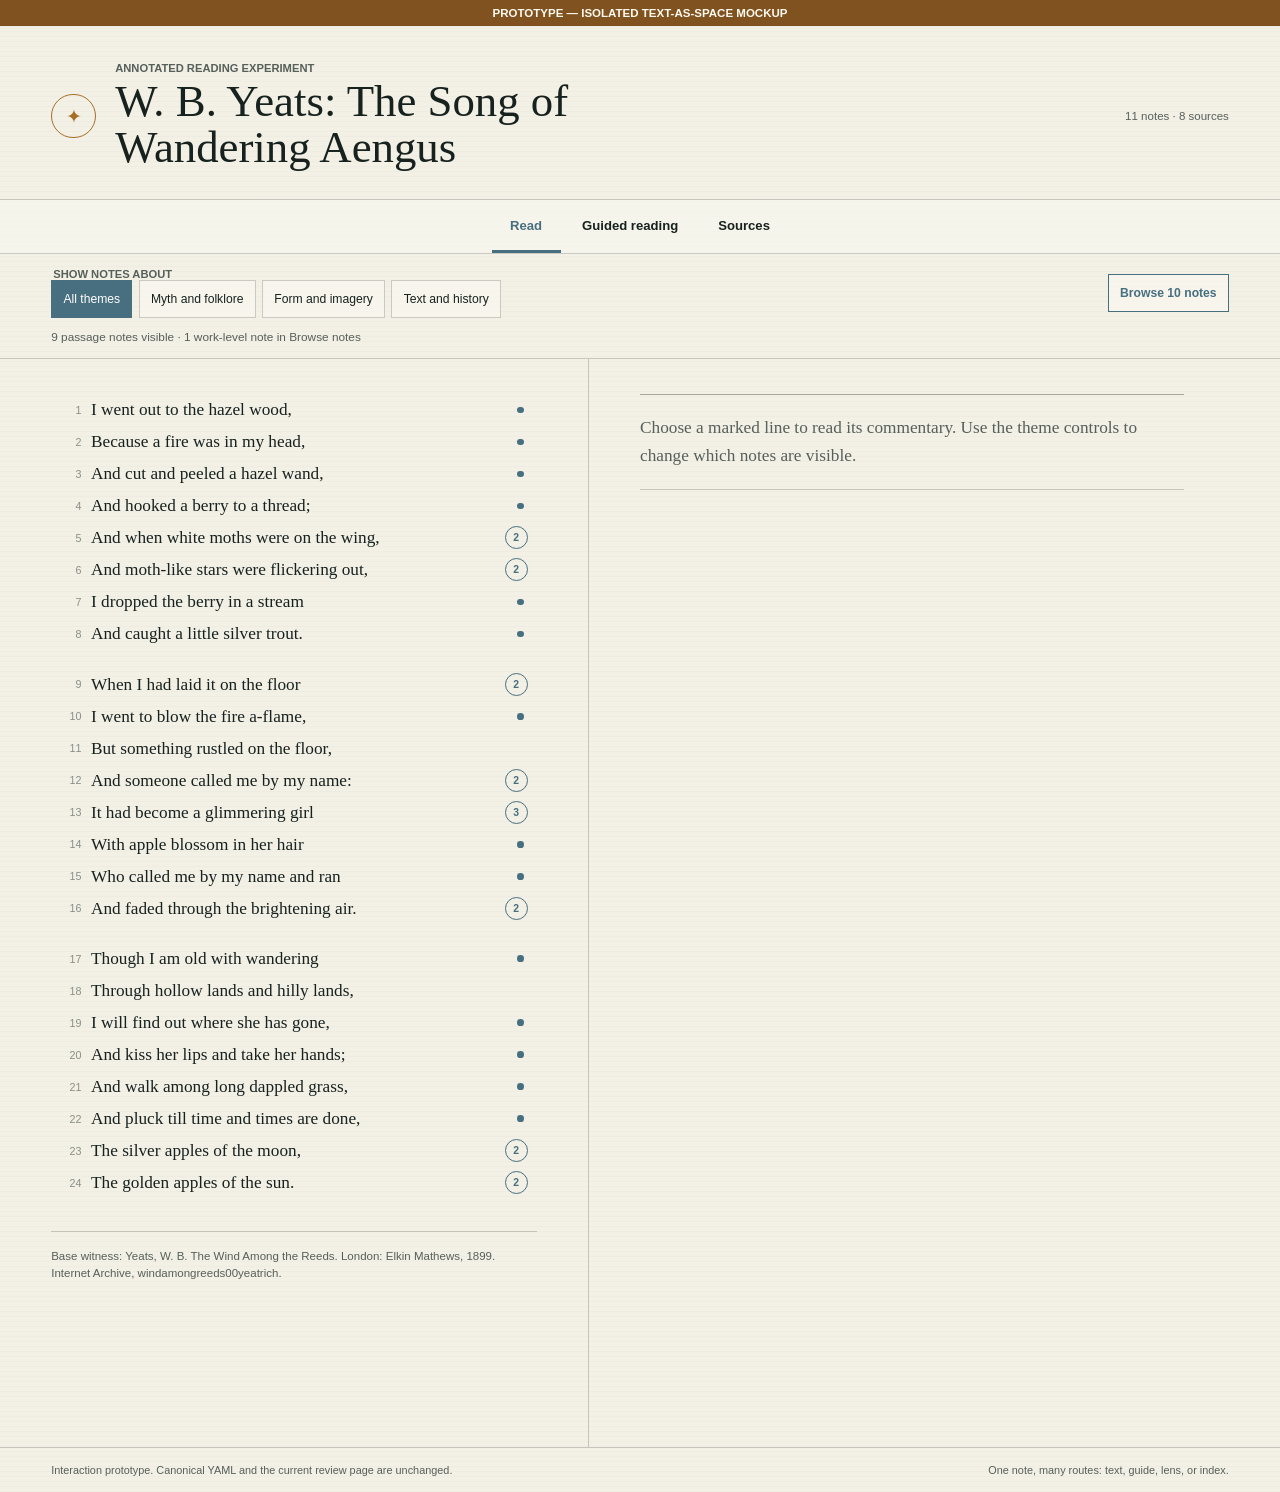
<file: corpora/yeats-song-of-wandering-aengus/drafts/review-text-as-space-mockup.html>
<!doctype html>
<html lang="en">
<head>
  <meta charset="utf-8">
  <meta name="viewport" content="width=device-width, initial-scale=1">
  <title>Text-as-space prototype — The Song of Wandering Aengus</title>
  <style>
    :root {
      --paper: #f3f0e6;
      --paper-light: #fbf9f2;
      --ink: #17221f;
      --ink-soft: #56605a;
      --moon: #476f80;
      --moon-pale: rgba(71, 111, 128, 0.14);
      --gold: #a66f29;
      --gold-pale: #eee1c8;
      --rule: rgba(23, 34, 31, 0.2);
      --rule-strong: rgba(23, 34, 31, 0.36);
      --serif: "Iowan Old Style", Baskerville, "Palatino Linotype", Palatino, Georgia, serif;
      --sans: "Gill Sans", "Trebuchet MS", Candara, sans-serif;
    }

    * {
      box-sizing: border-box;
    }

    html {
      scroll-behavior: smooth;
    }

    body {
      min-width: 20rem;
      margin: 0;
      color: var(--ink);
      background:
        repeating-linear-gradient(0deg, rgba(23, 34, 31, 0.018) 0 1px, transparent 1px 5px),
        var(--paper);
      font-family: var(--serif);
    }

    button,
    input {
      font: inherit;
    }

    button:focus-visible,
    input:focus-visible,
    summary:focus-visible,
    a:focus-visible {
      outline: 2px solid var(--moon);
      outline-offset: 3px;
    }

    [hidden] {
      display: none !important;
    }

    .skip-link {
      position: fixed;
      z-index: 20;
      top: 0.5rem;
      left: 0.5rem;
      padding: 0.7rem 1rem;
      color: var(--paper-light);
      background: var(--ink);
      transform: translateY(-160%);
    }

    .skip-link:focus {
      transform: translateY(0);
    }

    .prototype-band {
      padding: 0.45rem clamp(1rem, 4vw, 4rem);
      color: #fffaf0;
      background: #80521f;
      font-family: var(--sans);
      font-size: 0.72rem;
      font-weight: 700;
      letter-spacing: 0;
      text-align: center;
      text-transform: uppercase;
    }

    .masthead {
      display: grid;
      grid-template-columns: 3rem minmax(0, 1fr) auto;
      gap: 1rem;
      align-items: center;
      max-width: 92rem;
      margin: 0 auto;
      padding: 2.2rem clamp(1.25rem, 4vw, 4rem) 1.8rem;
      border-bottom: 1px solid var(--rule);
    }

    .masthead__mark {
      display: grid;
      width: 2.8rem;
      height: 2.8rem;
      place-items: center;
      color: var(--gold);
      border: 1px solid var(--gold);
      border-radius: 50%;
      font-size: 1.2rem;
    }

    .eyebrow,
    .status,
    .control-label,
    .note-meta,
    .source-meta,
    .prototype-note {
      font-family: var(--sans);
      letter-spacing: 0;
    }

    .eyebrow {
      margin: 0 0 0.35rem;
      color: var(--ink-soft);
      font-size: 0.7rem;
      font-weight: 700;
      text-transform: uppercase;
    }

    .masthead h1 {
      max-width: 25ch;
      margin: 0;
      overflow-wrap: anywhere;
      font-size: 2.8rem;
      font-weight: 500;
      line-height: 1.02;
    }

    .status {
      color: var(--ink-soft);
      font-size: 0.72rem;
      white-space: nowrap;
    }

    .view-nav {
      display: flex;
      gap: 0.2rem;
      justify-content: center;
      overflow-x: auto;
      padding: 0 1rem;
      border-bottom: 1px solid var(--rule);
      background: rgba(251, 249, 242, 0.42);
    }

    .view-nav button {
      min-height: 3.3rem;
      padding: 0.25rem 1.15rem;
      color: var(--ink);
      border: 0;
      border-bottom: 3px solid transparent;
      background: transparent;
      font-family: var(--sans);
      font-size: 0.82rem;
      font-weight: 700;
      white-space: nowrap;
      cursor: pointer;
    }

    .view-nav button[aria-current="page"] {
      color: var(--moon);
      border-bottom-color: var(--moon);
    }

    .read-tools {
      display: flex;
      flex-wrap: wrap;
      gap: 0.75rem 1.25rem;
      align-items: center;
      max-width: 92rem;
      margin: 0 auto;
      padding: 0.85rem clamp(1.25rem, 4vw, 4rem);
      border-bottom: 1px solid var(--rule);
    }

    .lens-controls {
      display: flex;
      flex: 1 1 34rem;
      flex-wrap: wrap;
      gap: 0.4rem;
      align-items: center;
      margin: 0;
      padding: 0;
      border: 0;
    }

    .control-label {
      margin-right: 0.25rem;
      color: var(--ink-soft);
      font-size: 0.7rem;
      font-weight: 700;
      text-transform: uppercase;
    }

    .lens-button,
    .browse-button,
    .note-choice,
    .guide-step,
    .guide-move {
      min-height: 2.4rem;
      padding: 0.45rem 0.7rem;
      color: var(--ink);
      border: 1px solid var(--rule);
      background: rgba(251, 249, 242, 0.55);
      font-family: var(--sans);
      font-size: 0.76rem;
      cursor: pointer;
    }

    .lens-button[aria-pressed="true"],
    .note-choice[aria-pressed="true"],
    .guide-step[aria-current="step"] {
      color: #fff;
      border-color: var(--moon);
      background: var(--moon);
    }

    .browse-button {
      flex: 0 0 auto;
      border-color: var(--moon);
      color: var(--moon);
      font-weight: 700;
    }

    .filter-status {
      flex: 1 0 100%;
      margin: 0;
      color: var(--ink-soft);
      font-family: var(--sans);
      font-size: 0.74rem;
    }

    .guide-controller {
      max-width: 92rem;
      margin: 0 auto;
      padding: 1rem clamp(1.25rem, 4vw, 4rem);
      border-bottom: 1px solid var(--rule);
    }

    .guide-controller__inner {
      display: grid;
      grid-template-columns: minmax(16rem, 0.7fr) minmax(28rem, 1.3fr);
      gap: 2rem;
      align-items: center;
    }

    .guide-intro {
      margin: 0;
      color: var(--ink-soft);
      font-size: 0.95rem;
      line-height: 1.5;
    }

    .guide-steps {
      display: grid;
      grid-template-columns: repeat(5, minmax(0, 1fr));
      gap: 0.35rem;
    }

    .guide-step {
      display: grid;
      min-height: 3.5rem;
      grid-template-columns: 1.2rem 1fr;
      gap: 0.4rem;
      align-items: center;
      text-align: left;
    }

    .guide-step__number {
      font-weight: 700;
      text-align: center;
    }

    .guide-navigation {
      display: flex;
      gap: 0.5rem;
      justify-content: flex-end;
      margin-top: 0.6rem;
    }

    .guide-move:disabled {
      opacity: 0.4;
      cursor: default;
    }

    .reading-layout {
      display: grid;
      grid-template-columns: minmax(25rem, 0.92fr) minmax(26rem, 1.08fr);
      max-width: 92rem;
      min-height: 68rem;
      margin: 0 auto;
    }

    .poem-panel {
      min-width: 0;
      padding: 2.2rem clamp(1.25rem, 4vw, 4rem) 5rem;
      border-right: 1px solid var(--rule);
    }

    .text-selector {
      display: flex;
      gap: 0.35rem;
      margin-bottom: 1.2rem;
    }

    .text-selector button {
      padding: 0.4rem 0.65rem;
      border: 1px solid var(--rule);
      background: transparent;
      font-family: var(--sans);
      font-size: 0.72rem;
      cursor: pointer;
    }

    .text-selector button[aria-pressed="true"] {
      color: #fff;
      border-color: var(--moon);
      background: var(--moon);
    }

    .poem-lines {
      max-width: 38rem;
    }

    .poem-line {
      display: grid;
      grid-template-columns: 1.7rem minmax(0, 1fr) 2rem;
      gap: 0.6rem;
      align-items: center;
      min-height: 2rem;
      border-left: 3px solid transparent;
      transition: color 160ms ease, background-color 160ms ease, border-color 160ms ease;
    }

    .poem-line--stanza {
      margin-top: 1.15rem;
    }

    .poem-line:first-child {
      margin-top: 0;
    }

    .poem-line__number {
      color: rgba(72, 84, 77, 0.62);
      font-family: var(--sans);
      font-size: 0.67rem;
      text-align: right;
      user-select: none;
    }

    .poem-line__text,
    .poem-line__button {
      min-width: 0;
      padding: 0.2rem 0;
      color: inherit;
      border: 0;
      background: transparent;
      font-family: var(--serif);
      font-size: 1.08rem;
      line-height: 1.45;
      text-align: left;
    }

    .poem-line__button {
      cursor: pointer;
    }

    .poem-line--available:hover {
      color: #173b48;
      background: linear-gradient(90deg, rgba(71, 111, 128, 0.13), rgba(71, 111, 128, 0.025));
    }

    .poem-line--selected {
      color: #102b34;
      background: linear-gradient(90deg, rgba(71, 111, 128, 0.2), rgba(71, 111, 128, 0.04));
      border-left-color: var(--moon);
    }

    .poem-line__count {
      display: grid;
      width: 1.45rem;
      height: 1.45rem;
      place-items: center;
      color: var(--moon);
      border: 1px solid var(--moon);
      border-radius: 50%;
      font-family: var(--sans);
      font-size: 0.65rem;
      font-weight: 700;
    }

    .poem-line__count--single {
      width: 0.42rem;
      height: 0.42rem;
      justify-self: center;
      border: 0;
      background: var(--moon);
    }

    .witness {
      max-width: 37rem;
      margin: 2rem 0 0;
      padding-top: 1rem;
      color: var(--ink-soft);
      border-top: 1px solid var(--rule);
      font-family: var(--sans);
      font-size: 0.72rem;
      line-height: 1.5;
    }

    .commentary-column {
      min-width: 0;
      padding: 2.2rem clamp(1.25rem, 4vw, 4rem) 5rem;
    }

    .commentary-home {
      position: sticky;
      top: 1.2rem;
      max-height: calc(100vh - 2.4rem);
      overflow-y: auto;
      scrollbar-gutter: stable;
    }

    .commentary {
      min-width: 0;
      animation: reveal 220ms ease-out both;
    }

    .commentary__prompt {
      max-width: 34rem;
      margin: 0;
      padding: 1.2rem 0;
      color: var(--ink-soft);
      border-top: 1px solid var(--rule-strong);
      border-bottom: 1px solid var(--rule);
      font-size: 1.08rem;
      line-height: 1.6;
    }

    .passage-context {
      margin: 0 0 0.8rem;
      color: var(--moon);
      font-family: var(--sans);
      font-size: 0.72rem;
      font-weight: 700;
      text-transform: uppercase;
    }

    .note-chooser {
      display: flex;
      flex-wrap: wrap;
      gap: 0.4rem;
      margin: 0 0 1.2rem;
      padding-bottom: 1rem;
      border-bottom: 1px solid var(--rule);
    }

    .note-body h2 {
      max-width: 25ch;
      margin: 0 0 1rem;
      font-size: 2rem;
      font-weight: 500;
      line-height: 1.08;
    }

    .claim-body {
      max-width: 42rem;
      font-size: 1.15rem;
      line-height: 1.6;
    }

    .claim-body p {
      margin: 0 0 1rem;
    }

    .claim-body ol {
      padding-left: 1.4rem;
    }

    .note-details {
      max-width: 42rem;
      margin-top: 1.3rem;
      border-top: 1px solid var(--rule-strong);
    }

    summary {
      cursor: pointer;
    }

    .note-details > summary,
    .evidence > summary,
    .source-record > summary {
      padding: 0.85rem 0;
      color: var(--ink-soft);
      font-family: var(--sans);
      font-size: 0.74rem;
      font-weight: 700;
      text-transform: uppercase;
    }

    .note-details__body {
      padding-bottom: 1rem;
    }

    .note-meta {
      display: flex;
      flex-wrap: wrap;
      gap: 0.4rem;
      margin: 0 0 1rem;
    }

    .badge {
      padding: 0.23rem 0.55rem;
      color: var(--ink-soft);
      border: 1px solid var(--rule);
      border-radius: 999px;
      font-family: var(--sans);
      font-size: 0.67rem;
    }

    .editorial-block,
    .contestation,
    .positions {
      margin: 1rem 0;
      padding-left: 1rem;
      border-left: 3px solid var(--gold);
      line-height: 1.5;
    }

    .editorial-block p,
    .contestation p,
    .positions p {
      margin: 0.35rem 0;
    }

    .evidence {
      border-top: 1px solid var(--rule);
    }

    .evidence__body,
    .source-record__body {
      padding: 0 0 1rem 1rem;
      color: var(--ink-soft);
      line-height: 1.5;
    }

    .citation {
      font-size: 0.9rem;
      font-style: italic;
    }

    .sources-view {
      max-width: 72rem;
      margin: 0 auto;
      padding: 2.5rem clamp(1.25rem, 4vw, 4rem) 5rem;
    }

    .sources-view h2 {
      margin: 0;
      font-size: 2.2rem;
      font-weight: 500;
    }

    .source-intro {
      max-width: 45rem;
      color: var(--ink-soft);
      line-height: 1.5;
    }

    .source-group {
      margin-top: 2rem;
      color: var(--moon);
      font-family: var(--sans);
      font-size: 0.74rem;
      text-transform: uppercase;
    }

    .source-record {
      border-top: 1px solid var(--rule);
    }

    .source-record > summary {
      color: var(--ink);
      font-family: var(--serif);
      font-size: 1rem;
      font-weight: 500;
      text-transform: none;
    }

    .source-link {
      color: var(--moon);
    }

    .browse-dialog {
      width: min(46rem, calc(100% - 2rem));
      max-height: min(80vh, 48rem);
      padding: 0;
      color: var(--ink);
      border: 1px solid var(--rule-strong);
      background: var(--paper-light);
      box-shadow: 0 1.5rem 4rem rgba(23, 34, 31, 0.24);
    }

    .browse-dialog::backdrop {
      background: rgba(23, 34, 31, 0.42);
    }

    .browse-dialog__header {
      position: sticky;
      z-index: 1;
      top: 0;
      display: grid;
      grid-template-columns: minmax(0, 1fr) auto;
      gap: 1rem;
      padding: 1.2rem;
      border-bottom: 1px solid var(--rule);
      background: var(--paper-light);
    }

    .browse-dialog h2 {
      margin: 0;
      font-size: 1.6rem;
      font-weight: 500;
    }

    .dialog-close {
      width: 2.5rem;
      height: 2.5rem;
      border: 1px solid var(--rule);
      background: transparent;
      cursor: pointer;
    }

    .browse-search {
      grid-column: 1 / -1;
      width: 100%;
      min-height: 2.7rem;
      padding: 0.55rem 0.7rem;
      color: var(--ink);
      border: 1px solid var(--rule-strong);
      background: #fff;
      font-family: var(--sans);
    }

    .browse-list {
      margin: 0;
      padding: 0 1.2rem 1.2rem;
      list-style: none;
    }

    .browse-list button {
      display: grid;
      width: 100%;
      grid-template-columns: minmax(0, 1fr) auto;
      gap: 1rem;
      padding: 1rem 0;
      color: var(--ink);
      border: 0;
      border-bottom: 1px solid var(--rule);
      background: transparent;
      text-align: left;
      cursor: pointer;
    }

    .browse-title {
      font-size: 1.05rem;
    }

    .browse-meta {
      color: var(--ink-soft);
      font-family: var(--sans);
      font-size: 0.68rem;
      text-align: right;
    }

    .commentary--inline {
      margin: 1rem 0 1.5rem;
      padding: 1.1rem 1rem 1.3rem;
      border-top: 1px solid var(--rule-strong);
      border-bottom: 1px solid var(--rule-strong);
      background: rgba(251, 249, 242, 0.72);
    }

    .colophon {
      display: flex;
      gap: 1rem;
      justify-content: space-between;
      padding: 1rem clamp(1.25rem, 4vw, 4rem);
      color: var(--ink-soft);
      border-top: 1px solid var(--rule);
      font-family: var(--sans);
      font-size: 0.68rem;
    }

    .colophon p {
      margin: 0;
    }

    @keyframes reveal {
      from {
        opacity: 0;
        transform: translateY(0.4rem);
      }
      to {
        opacity: 1;
        transform: translateY(0);
      }
    }

    @media (max-width: 50rem) {
      .masthead {
        grid-template-columns: 2.5rem minmax(0, 1fr);
        padding-top: 1.5rem;
      }

      .masthead__mark {
        width: 2.5rem;
        height: 2.5rem;
      }

      .masthead h1 {
        font-size: 1.9rem;
      }

      .status {
        grid-column: 2;
        white-space: normal;
      }

      .read-tools {
        align-items: flex-start;
      }

      .lens-controls {
        flex-basis: 100%;
      }

      .guide-controller__inner {
        display: block;
      }

      .guide-steps {
        grid-template-columns: 1fr;
        margin-top: 0.8rem;
      }

      .guide-step {
        min-height: 2.8rem;
      }

      .reading-layout {
        display: block;
        min-height: 0;
      }

      .poem-panel,
      .commentary-column {
        padding: 2rem 1rem 3rem;
      }

      .poem-panel {
        border-right: 0;
      }

      .commentary-column {
        display: none;
      }

      .poem-line {
        grid-template-columns: 1.55rem minmax(0, 1fr) 1.7rem;
        gap: 0.45rem;
      }

      .poem-line__text,
      .poem-line__button {
        font-size: 1rem;
      }

      .commentary--inline {
        margin-right: -0.25rem;
        margin-left: -0.25rem;
      }

      .note-body h2 {
        font-size: 1.65rem;
      }

      .claim-body {
        font-size: 1.05rem;
      }

      .browse-list button {
        display: block;
      }

      .browse-meta {
        margin-top: 0.4rem;
        text-align: left;
      }

      .colophon {
        display: block;
      }

      .colophon p + p {
        margin-top: 0.4rem;
      }
    }

    @media (prefers-reduced-motion: reduce) {
      html {
        scroll-behavior: auto;
      }

      *,
      *::before,
      *::after {
        animation-duration: 0.01ms !important;
        transition-duration: 0.01ms !important;
      }
    }
  </style>
</head>
<body>
  <a class="skip-link" href="#poem-lines">Skip to poem</a>
  <div class="prototype-band">Prototype — isolated text-as-space mockup</div>

  <header class="masthead">
    <div class="masthead__mark" aria-hidden="true">✦</div>
    <div>
      <p class="eyebrow">Annotated reading experiment</p>
      <h1 id="edition-title"></h1>
    </div>
    <p id="edition-status" class="status"></p>
  </header>

  <nav id="view-nav" class="view-nav" aria-label="Reading views">
    <button type="button" data-view="read">Read</button>
    <button type="button" data-view="guided">Guided reading</button>
    <button type="button" data-view="sources">Sources</button>
  </nav>

  <section id="read-tools" class="read-tools" aria-label="Annotation controls">
    <fieldset id="lens-controls" class="lens-controls">
      <legend class="control-label">Show notes about</legend>
    </fieldset>
    <button id="browse-button" class="browse-button" type="button">Browse notes</button>
    <p id="filter-status" class="filter-status" aria-live="polite"></p>
  </section>

  <section id="guide-controller" class="guide-controller" hidden aria-label="Guided reading stages">
    <div class="guide-controller__inner">
      <p id="guide-intro" class="guide-intro"></p>
      <div>
        <div id="guide-steps" class="guide-steps"></div>
        <div class="guide-navigation">
          <button id="guide-previous" class="guide-move" type="button">Previous</button>
          <button id="guide-next" class="guide-move" type="button">Next</button>
        </div>
      </div>
    </div>
  </section>

  <main id="main-content">
    <div id="reading-layout" class="reading-layout">
      <article class="poem-panel" aria-label="Poem">
        <div id="text-selector" class="text-selector" hidden aria-label="Reading text"></div>
        <div id="poem-lines" class="poem-lines"></div>
        <p id="witness" class="witness"></p>
      </article>
      <aside class="commentary-column" aria-label="Commentary">
        <div id="commentary-home" class="commentary-home">
          <section id="commentary" class="commentary" tabindex="-1" aria-labelledby="commentary-title"></section>
        </div>
      </aside>
    </div>

    <section id="sources-view" class="sources-view" hidden aria-labelledby="sources-title">
      <h2 id="sources-title">Sources and access</h2>
      <p class="source-intro">What was consulted, how it supports the annotations, and where evidence remains incomplete.</p>
      <div id="source-list"></div>
    </section>
  </main>

  <dialog id="browse-dialog" class="browse-dialog" aria-labelledby="browse-title">
    <div class="browse-dialog__header">
      <h2 id="browse-title">Browse notes</h2>
      <button id="dialog-close" class="dialog-close" type="button" aria-label="Close note browser">×</button>
      <input id="browse-search" class="browse-search" type="search" placeholder="Search note titles and themes" aria-label="Search notes">
    </div>
    <ul id="browse-list" class="browse-list"></ul>
  </dialog>

  <footer class="colophon">
    <p>Interaction prototype. Canonical YAML and the current review page are unchanged.</p>
    <p>One note, many routes: text, guide, lens, or index.</p>
  </footer>

  <script id="corpus-data" type="application/json">{"annotations":[{"annotation_type":"editorial-note","claim":{"attributions":[],"body":"This is the corpus base transcription of the poem as printed in the 1899 London edition of The Wind Among the Reeds, pages 15-16.","contested":false,"editorial_confidence":{"level":"unassessed","rationale":"The transcription was checked against page images and a Project Gutenberg transcription, but awaits human editorial review."},"epistemic_status":"documented-fact"},"evidence":[{"citation":{"citation_text":"Yeats, The Wind Among the Reeds (1899), 15-16.","locator":"pp. 15-16; IIIF canvases 31-32"},"id":"ev_1899_scan","relationship":"supports","source":{"access":{"consulted_on":"2026-09-23","obtained_via":"Internet Archive page images and OCR; printed pages were checked through the IIIF scan.","state":"fully-consulted"},"canonical_url":"https://archive.org/details/windamongreeds00yeatrich","citation":"Yeats, W. B. The Wind Among the Reeds. London: Elkin Mathews, 1899. Internet Archive, windamongreeds00yeatrich.","container_title":null,"contributors":[{"name":"W. B. Yeats","role":"author"}],"id":"src_e0b122f22eb15e7b","issue":null,"issued":"1899","notes":"The poem was checked directly on printed pages 15-16. Yeats's note on the poem was checked on printed pages 87-89. OCR was used only for navigation.","pages":null,"publisher":"Elkin Mathews","quality":{"authority":"primary-source","peer_review_status":"not-peer-reviewed","rationale":"The scanned 1899 printed volume is the corpus's base textual witness and includes Yeats's own appended notes."},"rights":{"notes":"Published in 1899 and treated as public domain for this corpus; users should confirm the law applicable in their jurisdiction.","quotation":"permitted","reproduction":"permitted","status":"public-domain"},"source_type":"primary-text","source_type_detail":null,"title":"The Wind Among the Reeds","volume":null},"source_id":"src_e0b122f22eb15e7b","summary":"The printed page images supply the title, punctuation, lineation, stanza breaks, and wording used here.","use":"direct-evidence"},{"citation":{"citation_text":"Yeats, The Wind Among the Reeds, Project Gutenberg ebook 32233.","locator":"The Song of Wandering Aengus section, corresponding to printed pp. 15-16"},"id":"ev_gutenberg_crosscheck","relationship":"qualifies","source":{"access":{"consulted_on":"2026-09-23","obtained_via":"Project Gutenberg plain-text edition mirrored by Internet Archive.","state":"fully-consulted"},"canonical_url":"https://www.gutenberg.org/ebooks/32233","citation":"Yeats, W. B. The Wind Among the Reeds. Fourth edition, Elkin Mathews, 1903. Project Gutenberg ebook 32233, released 3 May 2010.","container_title":null,"contributors":[{"name":"W. B. Yeats","role":"author"},{"name":"Meredith Bach and the Online Distributed Proofreading Team","role":"other","role_detail":"ebook producers"}],"id":"src_5ef421a1a77a9391","issue":null,"issued":"2010","notes":"The poem and the appended author note were compared with the 1899 scan. The 1899 page images remain authoritative for corpus punctuation and lineation.","pages":null,"publisher":"Project Gutenberg","quality":{"authority":"institutional-resource","peer_review_status":"editorially-reviewed","rationale":"Project Gutenberg supplies a distributed-proofreading transcription from scanned page images and is used only to corroborate the base witness."},"rights":{"notes":"Project Gutenberg marks the underlying work public domain in the United States; its license terms and local law still apply to reuse of the ebook file.","quotation":"permitted","reproduction":"permitted","status":"public-domain"},"source_type":"web-resource","source_type_detail":null,"title":"The Wind Among the Reeds","volume":null},"source_id":"src_5ef421a1a77a9391","summary":"The proofread 1903 fourth-edition transcription independently corroborates the poem's words and three-stanza structure.","use":"direct-evidence"}],"id":"ann_6faea52693f83798","is_base_text":true,"local_key":"base-text","review":{"notes":"Source comparison is complete; human editorial approval remains outstanding.","state":"draft"},"tags":["base-text","lens-publication-textual-history"],"target":{"exact_text":"I went out to the hazel wood,\nBecause a fire was in my head,\nAnd cut and peeled a hazel wand,\nAnd hooked a berry to a thread;\nAnd when white moths were on the wing,\nAnd moth-like stars were flickering out,\nI dropped the berry in a stream\nAnd caught a little silver trout.\n\nWhen I had laid it on the floor\nI went to blow the fire a-flame,\nBut something rustled on the floor,\nAnd someone called me by my name:\nIt had become a glimmering girl\nWith apple blossom in her hair\nWho called me by my name and ran\nAnd faded through the brightening air.\n\nThough I am old with wandering\nThrough hollow lands and hilly lands,\nI will find out where she has gone,\nAnd kiss her lips and take her hands;\nAnd walk among long dappled grass,\nAnd pluck till time and times are done,\nThe silver apples of the moon,\nThe golden apples of the sun.","fragments":[{"end":29,"line":1,"start":0},{"end":30,"line":2,"start":0},{"end":32,"line":3,"start":0},{"end":31,"line":4,"start":0},{"end":38,"line":5,"start":0},{"end":40,"line":6,"start":0},{"end":31,"line":7,"start":0},{"end":33,"line":8,"start":0},{"end":31,"line":9,"start":0},{"end":32,"line":10,"start":0},{"end":35,"line":11,"start":0},{"end":33,"line":12,"start":0},{"end":31,"line":13,"start":0},{"end":30,"line":14,"start":0},{"end":32,"line":15,"start":0},{"end":38,"line":16,"start":0},{"end":30,"line":17,"start":0},{"end":37,"line":18,"start":0},{"end":35,"line":19,"start":0},{"end":37,"line":20,"start":0},{"end":34,"line":21,"start":0},{"end":39,"line":22,"start":0},{"end":30,"line":23,"start":0},{"end":29,"line":24,"start":0}],"fragments_by_text":{"canonical":[{"end":29,"line":1,"start":0},{"end":30,"line":2,"start":0},{"end":32,"line":3,"start":0},{"end":31,"line":4,"start":0},{"end":38,"line":5,"start":0},{"end":40,"line":6,"start":0},{"end":31,"line":7,"start":0},{"end":33,"line":8,"start":0},{"end":31,"line":9,"start":0},{"end":32,"line":10,"start":0},{"end":35,"line":11,"start":0},{"end":33,"line":12,"start":0},{"end":31,"line":13,"start":0},{"end":30,"line":14,"start":0},{"end":32,"line":15,"start":0},{"end":38,"line":16,"start":0},{"end":30,"line":17,"start":0},{"end":37,"line":18,"start":0},{"end":35,"line":19,"start":0},{"end":37,"line":20,"start":0},{"end":34,"line":21,"start":0},{"end":39,"line":22,"start":0},{"end":30,"line":23,"start":0},{"end":29,"line":24,"start":0}]},"line_range":{"end":24,"start":1},"locator":{"scheme":"line","value":"1-24"},"work_id":"work_the_song_of_wandering_aengus"},"title":"Base Text"},{"annotation_type":"bibliographic","claim":{"attributions":[],"body":"The poem first appeared in 1897 as “A Mad Song.” In the 1899 first London edition of The Wind Among the Reeds, it appears under the more familiar title “The Song of Wandering Aengus.”","contested":false,"editorial_confidence":{"level":"unassessed","rationale":"A university research abstract reports the 1897 title, and the 1899 title was checked directly; the 1897 periodical page remains an acquisition target."},"epistemic_status":"documented-fact"},"evidence":[{"citation":{"citation_text":"Bodsworth, 'Changing the story in Yeats’ The Song of Wandering Aengus' (2023).","locator":"Overview, abstract paragraph"},"id":"ev_1897_report","relationship":"supports","source":{"access":{"consulted_on":"2026-09-23","obtained_via":"Charles Sturt University Research Output record.","state":"fully-consulted"},"canonical_url":"https://researchoutput.csu.edu.au/en/publications/changing-the-story-in-yeats-the-song-of-wandering-aengus/","citation":"Bodsworth, Roxanne. 'Changing the story in Yeats’ The Song of Wandering Aengus.' Abstract presented at the 10th Australian Conference of Celtic Studies, University of Sydney, 26 September 2023.","container_title":"10th Australian Conference of Celtic Studies 2023","contributors":[{"name":"Roxanne Bodsworth","role":"author"}],"id":"src_57223be24ba042a2","issue":null,"issued":"2023-09-26","notes":"The source supports only statements made in the abstract, including its account of the 1897 title and its argument about later alignment with Aislinge Óenguso.","pages":null,"publisher":"Charles Sturt University Research Output","quality":{"authority":"institutional-resource","peer_review_status":"peer-reviewed","rationale":"The complete abstract is published in a university research repository and explicitly marked as peer-reviewed, but the underlying presentation was not available."},"rights":{"notes":"No reuse license was identified. The corpus paraphrases the abstract and does not reproduce it.","quotation":"limited","reproduction":"prohibited","status":"copyrighted"},"source_type":"other","source_type_detail":"Peer-reviewed conference abstract","title":"Changing the story in Yeats' The Song of Wandering Aengus","volume":null},"source_id":"src_57223be24ba042a2","summary":"Bodsworth's complete conference abstract reports first publication in 1897 as “A Mad Song” and the subsequent title change.","use":"direct-evidence"},{"citation":{"citation_text":"Yeats, The Wind Among the Reeds (1899), 15.","locator":"p. 15"},"id":"ev_1899_title","relationship":"supports","source":{"access":{"consulted_on":"2026-09-23","obtained_via":"Internet Archive page images and OCR; printed pages were checked through the IIIF scan.","state":"fully-consulted"},"canonical_url":"https://archive.org/details/windamongreeds00yeatrich","citation":"Yeats, W. B. The Wind Among the Reeds. London: Elkin Mathews, 1899. Internet Archive, windamongreeds00yeatrich.","container_title":null,"contributors":[{"name":"W. B. Yeats","role":"author"}],"id":"src_e0b122f22eb15e7b","issue":null,"issued":"1899","notes":"The poem was checked directly on printed pages 15-16. Yeats's note on the poem was checked on printed pages 87-89. OCR was used only for navigation.","pages":null,"publisher":"Elkin Mathews","quality":{"authority":"primary-source","peer_review_status":"not-peer-reviewed","rationale":"The scanned 1899 printed volume is the corpus's base textual witness and includes Yeats's own appended notes."},"rights":{"notes":"Published in 1899 and treated as public domain for this corpus; users should confirm the law applicable in their jurisdiction.","quotation":"permitted","reproduction":"permitted","status":"public-domain"},"source_type":"primary-text","source_type_detail":null,"title":"The Wind Among the Reeds","volume":null},"source_id":"src_e0b122f22eb15e7b","summary":"The 1899 edition prints the now-standard title above the poem.","use":"direct-evidence"},{"citation":{"citation_text":"LiederNet Archive, text 28583.","locator":"About the headline and text-authorship notes"},"id":"ev_liedernet_history","relationship":"supports","source":{"access":{"consulted_on":"2026-09-23","obtained_via":"Public LiederNet text record and editorial notes.","state":"fully-consulted"},"canonical_url":"https://www.lieder.net/lieder/get_text.html?TextId=28583","citation":"Yeats, W. B. 'A mad song' [The Song of Wandering Aengus]. LiederNet Archive, text 28583, research by Emily Ezust and Garrett Medlock.","container_title":null,"contributors":[{"name":"W. B. Yeats","role":"author"},{"name":"Emily Ezust","role":"editor"},{"name":"Garrett Medlock","role":"editor"}],"id":"src_21c964fd93d0fe6a","issue":null,"issued":"2007-05-02","notes":"The record reports first publication in The Sketch in August 1897, revision and renaming in 1899, a 24-line text, and one check of the author's text against a primary source.","pages":null,"publisher":"LiederNet Archive","quality":{"authority":"established-reference","peer_review_status":"not-peer-reviewed","rationale":"LiederNet is a long-running specialist archive for song texts; this record identifies its primary-source checking status and publication/title history, but it is not a critical edition."},"rights":{"notes":"The underlying Yeats poem is public domain, but the archive's editorial record and translations have separate rights. This corpus paraphrases its metadata.","quotation":"limited","reproduction":"prohibited","status":"copyrighted"},"source_type":"web-resource","source_type_detail":null,"title":"A mad song [The Song of Wandering Aengus]","volume":null},"source_id":"src_21c964fd93d0fe6a","summary":"The curated record reports publication in The Sketch in August 1897 and revision and renaming in 1899.","use":"direct-evidence"}],"id":"ann_ad8a47b91d7fa05c","is_base_text":false,"local_key":"publication-history","review":{"notes":"Verify the 1897 issue of The Sketch directly before promotion to source-verified.","state":"draft"},"tags":["lens-publication-textual-history","first-publication","title-history"],"target":{"exact_text":"I went out to the hazel wood,\nBecause a fire was in my head,\nAnd cut and peeled a hazel wand,\nAnd hooked a berry to a thread;\nAnd when white moths were on the wing,\nAnd moth-like stars were flickering out,\nI dropped the berry in a stream\nAnd caught a little silver trout.\n\nWhen I had laid it on the floor\nI went to blow the fire a-flame,\nBut something rustled on the floor,\nAnd someone called me by my name:\nIt had become a glimmering girl\nWith apple blossom in her hair\nWho called me by my name and ran\nAnd faded through the brightening air.\n\nThough I am old with wandering\nThrough hollow lands and hilly lands,\nI will find out where she has gone,\nAnd kiss her lips and take her hands;\nAnd walk among long dappled grass,\nAnd pluck till time and times are done,\nThe silver apples of the moon,\nThe golden apples of the sun.","fragments":[{"end":29,"line":1,"start":0},{"end":30,"line":2,"start":0},{"end":32,"line":3,"start":0},{"end":31,"line":4,"start":0},{"end":38,"line":5,"start":0},{"end":40,"line":6,"start":0},{"end":31,"line":7,"start":0},{"end":33,"line":8,"start":0},{"end":31,"line":9,"start":0},{"end":32,"line":10,"start":0},{"end":35,"line":11,"start":0},{"end":33,"line":12,"start":0},{"end":31,"line":13,"start":0},{"end":30,"line":14,"start":0},{"end":32,"line":15,"start":0},{"end":38,"line":16,"start":0},{"end":30,"line":17,"start":0},{"end":37,"line":18,"start":0},{"end":35,"line":19,"start":0},{"end":37,"line":20,"start":0},{"end":34,"line":21,"start":0},{"end":39,"line":22,"start":0},{"end":30,"line":23,"start":0},{"end":29,"line":24,"start":0}],"fragments_by_text":{"canonical":[{"end":29,"line":1,"start":0},{"end":30,"line":2,"start":0},{"end":32,"line":3,"start":0},{"end":31,"line":4,"start":0},{"end":38,"line":5,"start":0},{"end":40,"line":6,"start":0},{"end":31,"line":7,"start":0},{"end":33,"line":8,"start":0},{"end":31,"line":9,"start":0},{"end":32,"line":10,"start":0},{"end":35,"line":11,"start":0},{"end":33,"line":12,"start":0},{"end":31,"line":13,"start":0},{"end":30,"line":14,"start":0},{"end":32,"line":15,"start":0},{"end":38,"line":16,"start":0},{"end":30,"line":17,"start":0},{"end":37,"line":18,"start":0},{"end":35,"line":19,"start":0},{"end":37,"line":20,"start":0},{"end":34,"line":21,"start":0},{"end":39,"line":22,"start":0},{"end":30,"line":23,"start":0},{"end":29,"line":24,"start":0}]},"line_range":{"end":24,"start":1},"locator":{"scheme":"line","value":"1-24"},"work_id":"work_the_song_of_wandering_aengus"},"title":"From “A Mad Song” to “Wandering Aengus”"},{"annotation_type":"historical-context","claim":{"attributions":[],"body":"The poem brings together two different imaginative sources: a Greek folk song suggested its basic situation, while Yeats pictured the events taking place in an Ireland inhabited by spirits. Yeats gives this account in the note he appended to the poem, so it describes his own framing of the work rather than proving that every image comes from one recoverable tale.","contested":false,"editorial_confidence":{"level":"unassessed","rationale":"The claim paraphrases Yeats's signed authorial note, checked on the printed pages, but awaits human editorial review."},"epistemic_status":"documented-fact"},"evidence":[{"citation":{"citation_text":"Yeats, The Wind Among the Reeds (1899), 88-89.","locator":"pp. 88-89, note to The Song of Wandering Aengus"},"id":"ev_yeats_note_origin","relationship":"supports","source":{"access":{"consulted_on":"2026-09-23","obtained_via":"Internet Archive page images and OCR; printed pages were checked through the IIIF scan.","state":"fully-consulted"},"canonical_url":"https://archive.org/details/windamongreeds00yeatrich","citation":"Yeats, W. B. The Wind Among the Reeds. London: Elkin Mathews, 1899. Internet Archive, windamongreeds00yeatrich.","container_title":null,"contributors":[{"name":"W. B. Yeats","role":"author"}],"id":"src_e0b122f22eb15e7b","issue":null,"issued":"1899","notes":"The poem was checked directly on printed pages 15-16. Yeats's note on the poem was checked on printed pages 87-89. OCR was used only for navigation.","pages":null,"publisher":"Elkin Mathews","quality":{"authority":"primary-source","peer_review_status":"not-peer-reviewed","rationale":"The scanned 1899 printed volume is the corpus's base textual witness and includes Yeats's own appended notes."},"rights":{"notes":"Published in 1899 and treated as public domain for this corpus; users should confirm the law applicable in their jurisdiction.","quotation":"permitted","reproduction":"permitted","status":"public-domain"},"source_type":"primary-text","source_type_detail":null,"title":"The Wind Among the Reeds","volume":null},"source_id":"src_e0b122f22eb15e7b","summary":"Yeats names both the Greek folk-song prompt and the Irish imaginative setting in his note to the poem.","use":"direct-evidence"}],"id":"ann_3cad8e591eec562e","is_base_text":false,"local_key":"author-framing","review":{"notes":"The exact printed note has been checked; interpretive consequences remain open.","state":"draft"},"tags":["lens-myth-folklore","authorial-note","composition"],"target":{"exact_text":"I dropped the berry in a stream\nAnd caught a little silver trout.\n\nWhen I had laid it on the floor\nI went to blow the fire a-flame,\nBut something rustled on the floor,\nAnd someone called me by my name:\nIt had become a glimmering girl\nWith apple blossom in her hair\nWho called me by my name and ran\nAnd faded through the brightening air.","fragments":[{"end":31,"line":7,"start":0},{"end":33,"line":8,"start":0},{"end":31,"line":9,"start":0},{"end":32,"line":10,"start":0},{"end":35,"line":11,"start":0},{"end":33,"line":12,"start":0},{"end":31,"line":13,"start":0},{"end":30,"line":14,"start":0},{"end":32,"line":15,"start":0},{"end":38,"line":16,"start":0}],"fragments_by_text":{"canonical":[{"end":31,"line":7,"start":0},{"end":33,"line":8,"start":0},{"end":31,"line":9,"start":0},{"end":32,"line":10,"start":0},{"end":35,"line":11,"start":0},{"end":33,"line":12,"start":0},{"end":31,"line":13,"start":0},{"end":30,"line":14,"start":0},{"end":32,"line":15,"start":0},{"end":38,"line":16,"start":0}]},"line_range":{"end":16,"start":7},"locator":{"scheme":"line","value":"7-16"},"work_id":"work_the_song_of_wandering_aengus"},"title":"How Yeats Described the Poem's Origins"},{"annotation_type":"allusion","claim":{"attributions":[],"body":"The caught trout suddenly becomes a “glimmering girl,” and her disappearance turns a fishing episode into the lifelong search that occupies the poem's ending. In a note appended to the poem, Yeats connects this transformation with Irish beliefs about supernatural beings associated with the goddess Danu: spirits of the water that may appear as fish or as beautiful women.","contested":false,"editorial_confidence":{"level":"unassessed","rationale":"This states the contextual frame supplied by Yeats himself rather than claiming a recoverable single mythic source."},"epistemic_status":"documented-fact"},"evidence":[{"citation":{"citation_text":"Yeats, The Wind Among the Reeds (1899), 87-88.","locator":"pp. 87-88, note to The Song of Wandering Aengus"},"id":"ev_yeats_shapechanging_note","relationship":"supports","source":{"access":{"consulted_on":"2026-09-23","obtained_via":"Internet Archive page images and OCR; printed pages were checked through the IIIF scan.","state":"fully-consulted"},"canonical_url":"https://archive.org/details/windamongreeds00yeatrich","citation":"Yeats, W. B. The Wind Among the Reeds. London: Elkin Mathews, 1899. Internet Archive, windamongreeds00yeatrich.","container_title":null,"contributors":[{"name":"W. B. Yeats","role":"author"}],"id":"src_e0b122f22eb15e7b","issue":null,"issued":"1899","notes":"The poem was checked directly on printed pages 15-16. Yeats's note on the poem was checked on printed pages 87-89. OCR was used only for navigation.","pages":null,"publisher":"Elkin Mathews","quality":{"authority":"primary-source","peer_review_status":"not-peer-reviewed","rationale":"The scanned 1899 printed volume is the corpus's base textual witness and includes Yeats's own appended notes."},"rights":{"notes":"Published in 1899 and treated as public domain for this corpus; users should confirm the law applicable in their jurisdiction.","quotation":"permitted","reproduction":"permitted","status":"public-domain"},"source_type":"primary-text","source_type_detail":null,"title":"The Wind Among the Reeds","volume":null},"source_id":"src_e0b122f22eb15e7b","summary":"Yeats's note connects water spirits, fish forms, and appearances as beautiful women.","use":"direct-evidence"}],"id":"ann_bebce410bbbccfbc","is_base_text":false,"local_key":"fish-to-girl","review":{"notes":"The note supports the broad folkloric frame, not a claim that one recorded story directly generated every image.","state":"draft"},"tags":["lens-myth-folklore","shape-changing","water"],"target":{"exact_text":"I dropped the berry in a stream\nAnd caught a little silver trout.\n\nWhen I had laid it on the floor\nI went to blow the fire a-flame,\nBut something rustled on the floor,\nAnd someone called me by my name:\nIt had become a glimmering girl\nWith apple blossom in her hair\nWho called me by my name and ran\nAnd faded through the brightening air.","fragments":[{"end":31,"line":7,"start":0},{"end":33,"line":8,"start":0},{"end":31,"line":9,"start":0},{"end":32,"line":10,"start":0},{"end":35,"line":11,"start":0},{"end":33,"line":12,"start":0},{"end":31,"line":13,"start":0},{"end":30,"line":14,"start":0},{"end":32,"line":15,"start":0},{"end":38,"line":16,"start":0}],"fragments_by_text":{"canonical":[{"end":31,"line":7,"start":0},{"end":33,"line":8,"start":0},{"end":31,"line":9,"start":0},{"end":32,"line":10,"start":0},{"end":35,"line":11,"start":0},{"end":33,"line":12,"start":0},{"end":31,"line":13,"start":0},{"end":30,"line":14,"start":0},{"end":32,"line":15,"start":0},{"end":38,"line":16,"start":0}]},"line_range":{"end":16,"start":7},"locator":{"scheme":"line","value":"7-16"},"work_id":"work_the_song_of_wandering_aengus"},"title":"From Trout to Mysterious Woman"},{"annotation_type":"intertext","claim":{"attributions":[],"body":"Yeats's poem resembles a medieval Irish story in which Óengus dreams of a supernatural woman, loses her, and searches for her. In Aislinge Óenguso (The Dream of Óengus), the woman is Caer, who alternates between human and bird form; Óengus eventually joins her as a swan. The shared pattern of disappearance and search helps illuminate the poem, but the transformations differ, and the resemblance does not prove that the tale was Yeats's sole or direct source.","contested":false,"editorial_confidence":{"level":"unassessed","rationale":"The comparison uses directly consulted texts and scholarship, but its relevance to the poem requires human interpretive review."},"epistemic_status":"editorial-synthesis"},"evidence":[{"citation":{"citation_text":"Shaw, ed., and Murray, trans., Aislinge Oenguso, sections 1-2, 12-14.","locator":"sections 1-2 and 12-14"},"id":"ev_medieval_tale","relationship":"supports","source":{"access":{"consulted_on":"2026-09-23","obtained_via":"University College Cork Irish Sagas Online pages for text, translation, sources, and background.","state":"fully-consulted"},"canonical_url":"https://iso.ucc.ie/Aislinge-oenguso/Aislinge-oenguso-index.html","citation":"Shaw, Francis, ed. The Dream of Oengus: Aislinge Oenguso. Dublin: Brown \u0026 Nolan, 1934, pp. 43-64. English translation by Kevin Murray, Irish Sagas Online, University College Cork.","container_title":null,"contributors":[{"name":"Francis Shaw","role":"editor"},{"name":"Kevin Murray","role":"translator"}],"id":"src_602bbd20c75c04c8","issue":null,"issued":null,"notes":"Sections 1-2 and 12-14 are most relevant to the dream, disappearance, search, alternating forms, and Oengus's transformation into a swan.","pages":null,"publisher":"University College Cork, CELT and Irish Sagas Online","quality":{"authority":"scholarly-edition","peer_review_status":"editorially-reviewed","rationale":"The University College Cork resource presents the medieval Irish text, a modern Irish version, an English translation, manuscript information, and scholarly bibliography."},"rights":{"notes":"No open reproduction license was identified on the edition pages. The corpus paraphrases the translation and links to the edition rather than reproducing it.","quotation":"limited","reproduction":"prohibited","status":"copyrighted"},"source_type":"critical-edition","source_type_detail":null,"title":"The Dream of Oengus: Aislinge Oenguso","volume":null},"source_id":"src_602bbd20c75c04c8","summary":"The tale presents the woman's disappearance, Óengus's wasting and search, Caer's alternating forms, and their final swan transformation.","use":"direct-evidence"},{"citation":{"citation_text":"Bodsworth, 'Meet Me in My World,' 87-91.","locator":"pp. 87-91"},"id":"ev_bodsworth_tale_context","relationship":"contextualizes","source":{"access":{"consulted_on":"2026-09-23","obtained_via":"Open PDF from the journal website.","scope_note":"Pages 87-91 and 121 were consulted for manuscript dating, narrative outline, metamorphosis, translation cautions, and licensing.","state":"excerpt-consulted"},"canonical_url":"https://ceraejournal.com/wp-content/uploads/2025/01/Vol.-11-4-Bodsworth.pdf","citation":"Bodsworth, Roxanne. 'Meet Me in My World: a creative prosimetric reconstruction of Aislinge Óenguso.' Ceræ: An Australasian Journal of Medieval and Early Modern Studies 11 (2024): 87-121.","container_title":"Ceræ: An Australasian Journal of Medieval and Early Modern Studies","contributors":[{"name":"Roxanne Bodsworth","role":"author"}],"id":"src_fc31908c58046bcd","issue":null,"issued":"2024","notes":null,"pages":"87-121","publisher":"Ceræ","quality":{"authority":"peer-reviewed-scholarship","peer_review_status":"peer-reviewed","rationale":"Ceræ identifies itself as a peer-reviewed open-access academic journal; the volume classifies this contribution as creative varia grounded in scholarship on the medieval tale."},"rights":{"notes":"The PDF states a Creative Commons Attribution-NonCommercial-NoDerivatives 4.0 license. This corpus paraphrases its scholarship and supplies citations.","quotation":"limited","reproduction":"limited","status":"licensed"},"source_type":"journal-article","source_type_detail":null,"title":"Meet Me in My World: a creative prosimetric reconstruction of Aislinge Óenguso","volume":"11"},"source_id":"src_fc31908c58046bcd","summary":"Bodsworth summarizes the manuscript, search narrative, Caer's alternating forms, and Óengus's metamorphosis.","use":"direct-evidence"},{"citation":{"citation_text":"Bodsworth, 'Changing the story' (2023).","locator":"Overview, abstract paragraph"},"id":"ev_title_alignment_argument","relationship":"qualifies","source":{"access":{"consulted_on":"2026-09-23","obtained_via":"Charles Sturt University Research Output record.","state":"fully-consulted"},"canonical_url":"https://researchoutput.csu.edu.au/en/publications/changing-the-story-in-yeats-the-song-of-wandering-aengus/","citation":"Bodsworth, Roxanne. 'Changing the story in Yeats’ The Song of Wandering Aengus.' Abstract presented at the 10th Australian Conference of Celtic Studies, University of Sydney, 26 September 2023.","container_title":"10th Australian Conference of Celtic Studies 2023","contributors":[{"name":"Roxanne Bodsworth","role":"author"}],"id":"src_57223be24ba042a2","issue":null,"issued":"2023-09-26","notes":"The source supports only statements made in the abstract, including its account of the 1897 title and its argument about later alignment with Aislinge Óenguso.","pages":null,"publisher":"Charles Sturt University Research Output","quality":{"authority":"institutional-resource","peer_review_status":"peer-reviewed","rationale":"The complete abstract is published in a university research repository and explicitly marked as peer-reviewed, but the underlying presentation was not available."},"rights":{"notes":"No reuse license was identified. The corpus paraphrases the abstract and does not reproduce it.","quotation":"limited","reproduction":"prohibited","status":"copyrighted"},"source_type":"other","source_type_detail":"Peer-reviewed conference abstract","title":"Changing the story in Yeats' The Song of Wandering Aengus","volume":null},"source_id":"src_57223be24ba042a2","summary":"Bodsworth's abstract argues for close alignment after the title change while acknowledging prior claims of little connection beyond the title.","use":"direct-evidence"}],"id":"ann_8e349d98b192e05a","is_base_text":false,"local_key":"medieval-dream-parallel","review":{"notes":"The relationship between poem and medieval tale is an interpretive question and should remain explicitly synthetic.","state":"draft"},"tags":["lens-myth-folklore","intertext","aislinge-oenguso"],"target":{"exact_text":"It had become a glimmering girl\nWith apple blossom in her hair\nWho called me by my name and ran\nAnd faded through the brightening air.\n\nThough I am old with wandering\nThrough hollow lands and hilly lands,\nI will find out where she has gone,\nAnd kiss her lips and take her hands;","fragments":[{"end":31,"line":13,"start":0},{"end":30,"line":14,"start":0},{"end":32,"line":15,"start":0},{"end":38,"line":16,"start":0},{"end":30,"line":17,"start":0},{"end":37,"line":18,"start":0},{"end":35,"line":19,"start":0},{"end":37,"line":20,"start":0}],"fragments_by_text":{"canonical":[{"end":31,"line":13,"start":0},{"end":30,"line":14,"start":0},{"end":32,"line":15,"start":0},{"end":38,"line":16,"start":0},{"end":30,"line":17,"start":0},{"end":37,"line":18,"start":0},{"end":35,"line":19,"start":0},{"end":37,"line":20,"start":0}]},"line_range":{"end":20,"start":13},"locator":{"scheme":"line","value":"13-20"},"work_id":"work_the_song_of_wandering_aengus"},"title":"A Similar Story from Medieval Ireland"},{"annotation_type":"thematic","claim":{"attributions":[{"evidence_ids":["ev_mazzaro_reports_rudd"],"position":"The glimmering girl and apple blossom are explained through Yeats's description of Maud Gonne.","scholar":"Margaret Rudd, as reported by Jerome L. Mazzaro"},{"evidence_ids":["ev_mazzaro_argument"],"position":"Yeats's earlier apple imagery and reading in Celtic mythology better explain the image than a solely biographical identification.","scholar":"Jerome L. Mazzaro"}],"body":"The apple images connect the girl's first appearance—apple blossom in her hair—with the poem's final promise of silver and golden apples, making her both a particular lost beloved and part of a larger world of myth. Margaret Rudd, as reported by Jerome L. Mazzaro, links the girl to Maud Gonne; Mazzaro rejects that explanation as sufficient and argues that Yeats's earlier apple imagery and Celtic mythology provide a broader context.","contestation_note":"Mazzaro reports that Margaret Rudd identifies the glimmering girl with Maud Gonne through Yeats's apple-blossom description of her; he counters that apple imagery predates their first meeting and belongs to a wider mythological pattern.","contested":true,"editorial_confidence":{"level":"unassessed","rationale":"Both positions are available through Mazzaro's directly consulted scholarly note, but Margaret Rudd's book has not yet been consulted independently."},"epistemic_status":"attributed-interpretation"},"evidence":[{"citation":{"citation_text":"Mazzaro, 'Apple Imagery,' 342.","locator":"p. 342, first paragraph"},"id":"ev_mazzaro_reports_rudd","relationship":"qualifies","source":{"access":{"consulted_on":"2026-09-23","obtained_via":"Internet Archive scan of Modern Language Notes 72.5, checked directly on printed pages 342-343.","state":"fully-consulted"},"canonical_url":"https://doi.org/10.2307/3043075","citation":"Mazzaro, Jerome L. 'Apple Imagery in Yeats’ “The Song of Wandering Aengus.”' Modern Language Notes 72, no. 5 (May 1957): 342-343. https://doi.org/10.2307/3043075.","container_title":"Modern Language Notes","contributors":[{"name":"Jerome L. Mazzaro","role":"author"}],"id":"src_1c6c6ab9dbcb7c2f","issue":"5","issued":"1957-05","notes":null,"pages":"342-343","publisher":"Johns Hopkins University Press","quality":{"authority":"peer-reviewed-scholarship","peer_review_status":"peer-reviewed","rationale":"A scholarly note published in Modern Language Notes that explicitly tests competing biographical and mythological explanations of the poem's apple imagery."},"rights":{"notes":"The article is not open access according to OpenAlex. The corpus uses short attributed paraphrases and citations rather than reproducing the article.","quotation":"limited","reproduction":"prohibited","status":"copyrighted"},"source_type":"journal-article","source_type_detail":null,"title":"Apple Imagery in Yeats' ‘The Song of Wandering Aengus’","volume":"72"},"source_id":"src_1c6c6ab9dbcb7c2f","summary":"Mazzaro quotes and summarizes Rudd's identification of the girl with Maud Gonne.","use":"reported-evidence"},{"citation":{"citation_text":"Mazzaro, 'Apple Imagery,' 342-343.","locator":"pp. 342-343"},"id":"ev_mazzaro_argument","relationship":"supports","source":{"access":{"consulted_on":"2026-09-23","obtained_via":"Internet Archive scan of Modern Language Notes 72.5, checked directly on printed pages 342-343.","state":"fully-consulted"},"canonical_url":"https://doi.org/10.2307/3043075","citation":"Mazzaro, Jerome L. 'Apple Imagery in Yeats’ “The Song of Wandering Aengus.”' Modern Language Notes 72, no. 5 (May 1957): 342-343. https://doi.org/10.2307/3043075.","container_title":"Modern Language Notes","contributors":[{"name":"Jerome L. Mazzaro","role":"author"}],"id":"src_1c6c6ab9dbcb7c2f","issue":"5","issued":"1957-05","notes":null,"pages":"342-343","publisher":"Johns Hopkins University Press","quality":{"authority":"peer-reviewed-scholarship","peer_review_status":"peer-reviewed","rationale":"A scholarly note published in Modern Language Notes that explicitly tests competing biographical and mythological explanations of the poem's apple imagery."},"rights":{"notes":"The article is not open access according to OpenAlex. The corpus uses short attributed paraphrases and citations rather than reproducing the article.","quotation":"limited","reproduction":"prohibited","status":"copyrighted"},"source_type":"journal-article","source_type_detail":null,"title":"Apple Imagery in Yeats' ‘The Song of Wandering Aengus’","volume":"72"},"source_id":"src_1c6c6ab9dbcb7c2f","summary":"Mazzaro traces earlier Yeatsian apple imagery and Gaelic mythic associations, concluding that Celtic mythology is the stronger explanation.","use":"direct-evidence"}],"id":"ann_c1366df981c5d68c","is_base_text":false,"local_key":"apple-imagery-debate","review":{"notes":"Consult Margaret Rudd's Divided Image, page 144, before treating her position as independently verified.","state":"draft"},"tags":["lens-myth-folklore","lens-form-imagery","apples","contested-reading"],"target":{"exact_text":"It had become a glimmering girl\nWith apple blossom in her hair\nWho called me by my name and ran\nAnd faded through the brightening air.\n\nThough I am old with wandering\nThrough hollow lands and hilly lands,\nI will find out where she has gone,\nAnd kiss her lips and take her hands;\nAnd walk among long dappled grass,\nAnd pluck till time and times are done,\nThe silver apples of the moon,\nThe golden apples of the sun.","fragments":[{"end":31,"line":13,"start":0},{"end":30,"line":14,"start":0},{"end":32,"line":15,"start":0},{"end":38,"line":16,"start":0},{"end":30,"line":17,"start":0},{"end":37,"line":18,"start":0},{"end":35,"line":19,"start":0},{"end":37,"line":20,"start":0},{"end":34,"line":21,"start":0},{"end":39,"line":22,"start":0},{"end":30,"line":23,"start":0},{"end":29,"line":24,"start":0}],"fragments_by_text":{"canonical":[{"end":31,"line":13,"start":0},{"end":30,"line":14,"start":0},{"end":32,"line":15,"start":0},{"end":38,"line":16,"start":0},{"end":30,"line":17,"start":0},{"end":37,"line":18,"start":0},{"end":35,"line":19,"start":0},{"end":37,"line":20,"start":0},{"end":34,"line":21,"start":0},{"end":39,"line":22,"start":0},{"end":30,"line":23,"start":0},{"end":29,"line":24,"start":0}]},"line_range":{"end":24,"start":13},"locator":{"scheme":"line","value":"13-24"},"work_id":"work_the_song_of_wandering_aengus"},"title":"Why the Apples Matter"},{"annotation_type":"formal","claim":{"attributions":[],"body":"The three eight-line stanzas tell the story in distinct movements: the speaker acts deliberately, a supernatural event interrupts him, and he answers the woman's disappearance with a vow to keep searching. The poem therefore moves from a completed outing into a quest whose fulfillment remains beyond its ending.","contested":false,"editorial_confidence":{"level":"unassessed","rationale":"The structural observations are directly checkable in the base text; the description of their narrative function is an editorial reading awaiting review."},"epistemic_status":"editorial-synthesis"},"evidence":[{"citation":{"citation_text":"Yeats, The Wind Among the Reeds (1899), 15-16.","locator":"pp. 15-16, lines 1-24"},"id":"ev_three_stanzas","relationship":"supports","source":{"access":{"consulted_on":"2026-09-23","obtained_via":"Internet Archive page images and OCR; printed pages were checked through the IIIF scan.","state":"fully-consulted"},"canonical_url":"https://archive.org/details/windamongreeds00yeatrich","citation":"Yeats, W. B. The Wind Among the Reeds. London: Elkin Mathews, 1899. Internet Archive, windamongreeds00yeatrich.","container_title":null,"contributors":[{"name":"W. B. Yeats","role":"author"}],"id":"src_e0b122f22eb15e7b","issue":null,"issued":"1899","notes":"The poem was checked directly on printed pages 15-16. Yeats's note on the poem was checked on printed pages 87-89. OCR was used only for navigation.","pages":null,"publisher":"Elkin Mathews","quality":{"authority":"primary-source","peer_review_status":"not-peer-reviewed","rationale":"The scanned 1899 printed volume is the corpus's base textual witness and includes Yeats's own appended notes."},"rights":{"notes":"Published in 1899 and treated as public domain for this corpus; users should confirm the law applicable in their jurisdiction.","quotation":"permitted","reproduction":"permitted","status":"public-domain"},"source_type":"primary-text","source_type_detail":null,"title":"The Wind Among the Reeds","volume":null},"source_id":"src_e0b122f22eb15e7b","summary":"The 1899 witness prints three equal eight-line stanzas with the described changes in action and tense.","use":"direct-evidence"}],"id":"ann_06c7e719c00fa8a2","is_base_text":false,"local_key":"stanzaic-progression","review":{"notes":"Formal description checked; interpretive phrasing awaits human review.","state":"draft"},"tags":["lens-form-imagery","stanza","narrative-structure"],"target":{"exact_text":"I went out to the hazel wood,\nBecause a fire was in my head,\nAnd cut and peeled a hazel wand,\nAnd hooked a berry to a thread;\nAnd when white moths were on the wing,\nAnd moth-like stars were flickering out,\nI dropped the berry in a stream\nAnd caught a little silver trout.\n\nWhen I had laid it on the floor\nI went to blow the fire a-flame,\nBut something rustled on the floor,\nAnd someone called me by my name:\nIt had become a glimmering girl\nWith apple blossom in her hair\nWho called me by my name and ran\nAnd faded through the brightening air.\n\nThough I am old with wandering\nThrough hollow lands and hilly lands,\nI will find out where she has gone,\nAnd kiss her lips and take her hands;\nAnd walk among long dappled grass,\nAnd pluck till time and times are done,\nThe silver apples of the moon,\nThe golden apples of the sun.","fragments":[{"end":29,"line":1,"start":0},{"end":30,"line":2,"start":0},{"end":32,"line":3,"start":0},{"end":31,"line":4,"start":0},{"end":38,"line":5,"start":0},{"end":40,"line":6,"start":0},{"end":31,"line":7,"start":0},{"end":33,"line":8,"start":0},{"end":31,"line":9,"start":0},{"end":32,"line":10,"start":0},{"end":35,"line":11,"start":0},{"end":33,"line":12,"start":0},{"end":31,"line":13,"start":0},{"end":30,"line":14,"start":0},{"end":32,"line":15,"start":0},{"end":38,"line":16,"start":0},{"end":30,"line":17,"start":0},{"end":37,"line":18,"start":0},{"end":35,"line":19,"start":0},{"end":37,"line":20,"start":0},{"end":34,"line":21,"start":0},{"end":39,"line":22,"start":0},{"end":30,"line":23,"start":0},{"end":29,"line":24,"start":0}],"fragments_by_text":{"canonical":[{"end":29,"line":1,"start":0},{"end":30,"line":2,"start":0},{"end":32,"line":3,"start":0},{"end":31,"line":4,"start":0},{"end":38,"line":5,"start":0},{"end":40,"line":6,"start":0},{"end":31,"line":7,"start":0},{"end":33,"line":8,"start":0},{"end":31,"line":9,"start":0},{"end":32,"line":10,"start":0},{"end":35,"line":11,"start":0},{"end":33,"line":12,"start":0},{"end":31,"line":13,"start":0},{"end":30,"line":14,"start":0},{"end":32,"line":15,"start":0},{"end":38,"line":16,"start":0},{"end":30,"line":17,"start":0},{"end":37,"line":18,"start":0},{"end":35,"line":19,"start":0},{"end":37,"line":20,"start":0},{"end":34,"line":21,"start":0},{"end":39,"line":22,"start":0},{"end":30,"line":23,"start":0},{"end":29,"line":24,"start":0}]},"line_range":{"end":24,"start":1},"locator":{"scheme":"line","value":"1-24"},"work_id":"work_the_song_of_wandering_aengus"},"title":"A Story in Three Movements"},{"annotation_type":"formal","claim":{"attributions":[],"body":"The repeated word “And” makes actions and images arrive in a continuous rush, carrying the speaker from ordinary fishing into metamorphosis and visionary promise. Ten of the poem's twenty-four lines begin this way, so the same forward-driving rhythm persists even as the story becomes stranger.","contested":false,"editorial_confidence":{"level":"unassessed","rationale":"The count is directly verifiable; its account of cumulative narrative pressure is an editorial interpretation."},"epistemic_status":"editorial-synthesis"},"evidence":[{"citation":{"citation_text":"Yeats, The Wind Among the Reeds (1899), 15-16.","locator":"pp. 15-16, lines 3-6, 8, 12, 16, 20-22"},"id":"ev_and_count","relationship":"supports","source":{"access":{"consulted_on":"2026-09-23","obtained_via":"Internet Archive page images and OCR; printed pages were checked through the IIIF scan.","state":"fully-consulted"},"canonical_url":"https://archive.org/details/windamongreeds00yeatrich","citation":"Yeats, W. B. The Wind Among the Reeds. London: Elkin Mathews, 1899. Internet Archive, windamongreeds00yeatrich.","container_title":null,"contributors":[{"name":"W. B. Yeats","role":"author"}],"id":"src_e0b122f22eb15e7b","issue":null,"issued":"1899","notes":"The poem was checked directly on printed pages 15-16. Yeats's note on the poem was checked on printed pages 87-89. OCR was used only for navigation.","pages":null,"publisher":"Elkin Mathews","quality":{"authority":"primary-source","peer_review_status":"not-peer-reviewed","rationale":"The scanned 1899 printed volume is the corpus's base textual witness and includes Yeats's own appended notes."},"rights":{"notes":"Published in 1899 and treated as public domain for this corpus; users should confirm the law applicable in their jurisdiction.","quotation":"permitted","reproduction":"permitted","status":"public-domain"},"source_type":"primary-text","source_type_detail":null,"title":"The Wind Among the Reeds","volume":null},"source_id":"src_e0b122f22eb15e7b","summary":"Lines 3-6, 8, 12, 16, and 20-22 begin with “And” in the base witness.","use":"direct-evidence"}],"id":"ann_f17ffadc0f77beaf","is_base_text":false,"local_key":"and-repetition","review":{"notes":"Line count checked against the base transcription; interpretive effect awaits review.","state":"draft"},"tags":["lens-form-imagery","syntax","repetition"],"target":{"exact_text":"I went out to the hazel wood,\nBecause a fire was in my head,\nAnd cut and peeled a hazel wand,\nAnd hooked a berry to a thread;\nAnd when white moths were on the wing,\nAnd moth-like stars were flickering out,\nI dropped the berry in a stream\nAnd caught a little silver trout.\n\nWhen I had laid it on the floor\nI went to blow the fire a-flame,\nBut something rustled on the floor,\nAnd someone called me by my name:\nIt had become a glimmering girl\nWith apple blossom in her hair\nWho called me by my name and ran\nAnd faded through the brightening air.\n\nThough I am old with wandering\nThrough hollow lands and hilly lands,\nI will find out where she has gone,\nAnd kiss her lips and take her hands;\nAnd walk among long dappled grass,\nAnd pluck till time and times are done,\nThe silver apples of the moon,\nThe golden apples of the sun.","fragments":[{"end":29,"line":1,"start":0},{"end":30,"line":2,"start":0},{"end":32,"line":3,"start":0},{"end":31,"line":4,"start":0},{"end":38,"line":5,"start":0},{"end":40,"line":6,"start":0},{"end":31,"line":7,"start":0},{"end":33,"line":8,"start":0},{"end":31,"line":9,"start":0},{"end":32,"line":10,"start":0},{"end":35,"line":11,"start":0},{"end":33,"line":12,"start":0},{"end":31,"line":13,"start":0},{"end":30,"line":14,"start":0},{"end":32,"line":15,"start":0},{"end":38,"line":16,"start":0},{"end":30,"line":17,"start":0},{"end":37,"line":18,"start":0},{"end":35,"line":19,"start":0},{"end":37,"line":20,"start":0},{"end":34,"line":21,"start":0},{"end":39,"line":22,"start":0},{"end":30,"line":23,"start":0},{"end":29,"line":24,"start":0}],"fragments_by_text":{"canonical":[{"end":29,"line":1,"start":0},{"end":30,"line":2,"start":0},{"end":32,"line":3,"start":0},{"end":31,"line":4,"start":0},{"end":38,"line":5,"start":0},{"end":40,"line":6,"start":0},{"end":31,"line":7,"start":0},{"end":33,"line":8,"start":0},{"end":31,"line":9,"start":0},{"end":32,"line":10,"start":0},{"end":35,"line":11,"start":0},{"end":33,"line":12,"start":0},{"end":31,"line":13,"start":0},{"end":30,"line":14,"start":0},{"end":32,"line":15,"start":0},{"end":38,"line":16,"start":0},{"end":30,"line":17,"start":0},{"end":37,"line":18,"start":0},{"end":35,"line":19,"start":0},{"end":37,"line":20,"start":0},{"end":34,"line":21,"start":0},{"end":39,"line":22,"start":0},{"end":30,"line":23,"start":0},{"end":29,"line":24,"start":0}]},"line_range":{"end":24,"start":1},"locator":{"scheme":"line","value":"1-24"},"work_id":"work_the_song_of_wandering_aengus"},"title":"The Accumulating Force of “And”"},{"annotation_type":"thematic","claim":{"attributions":[],"body":"The poem's light expands as the speaker's desire expands: an inward “fire” leads to fading stars, dawn, the girl's glimmer, and finally the moon and sun. The pattern moves from private compulsion toward a longing imagined on a cosmic scale.","contested":false,"editorial_confidence":{"level":"unassessed","rationale":"The recurring light words are textual facts, but the proposed scale and direction of the pattern are interpretive."},"epistemic_status":"editorial-proposal"},"evidence":[{"citation":{"citation_text":"Yeats, The Wind Among the Reeds (1899), 15-16.","locator":"pp. 15-16, lines 2, 5-6, 10, 13, 16, 23-24"},"id":"ev_light_sequence","relationship":"supports","source":{"access":{"consulted_on":"2026-09-23","obtained_via":"Internet Archive page images and OCR; printed pages were checked through the IIIF scan.","state":"fully-consulted"},"canonical_url":"https://archive.org/details/windamongreeds00yeatrich","citation":"Yeats, W. B. The Wind Among the Reeds. London: Elkin Mathews, 1899. Internet Archive, windamongreeds00yeatrich.","container_title":null,"contributors":[{"name":"W. B. Yeats","role":"author"}],"id":"src_e0b122f22eb15e7b","issue":null,"issued":"1899","notes":"The poem was checked directly on printed pages 15-16. Yeats's note on the poem was checked on printed pages 87-89. OCR was used only for navigation.","pages":null,"publisher":"Elkin Mathews","quality":{"authority":"primary-source","peer_review_status":"not-peer-reviewed","rationale":"The scanned 1899 printed volume is the corpus's base textual witness and includes Yeats's own appended notes."},"rights":{"notes":"Published in 1899 and treated as public domain for this corpus; users should confirm the law applicable in their jurisdiction.","quotation":"permitted","reproduction":"permitted","status":"public-domain"},"source_type":"primary-text","source_type_detail":null,"title":"The Wind Among the Reeds","volume":null},"source_id":"src_e0b122f22eb15e7b","summary":"Fire, flickering stars, brightening air, moon, and sun recur across all three stanzas.","use":"direct-evidence"}],"id":"ann_3d36cad7dc2f73fa","is_base_text":false,"local_key":"light-and-time","review":{"notes":"Offered as a reading prompt rather than an established scholarly interpretation.","state":"draft"},"tags":["lens-form-imagery","light","time"],"target":{"exact_text":"I went out to the hazel wood,\nBecause a fire was in my head,\nAnd cut and peeled a hazel wand,\nAnd hooked a berry to a thread;\nAnd when white moths were on the wing,\nAnd moth-like stars were flickering out,\nI dropped the berry in a stream\nAnd caught a little silver trout.\n\nWhen I had laid it on the floor\nI went to blow the fire a-flame,\nBut something rustled on the floor,\nAnd someone called me by my name:\nIt had become a glimmering girl\nWith apple blossom in her hair\nWho called me by my name and ran\nAnd faded through the brightening air.\n\nThough I am old with wandering\nThrough hollow lands and hilly lands,\nI will find out where she has gone,\nAnd kiss her lips and take her hands;\nAnd walk among long dappled grass,\nAnd pluck till time and times are done,\nThe silver apples of the moon,\nThe golden apples of the sun.","fragments":[{"end":29,"line":1,"start":0},{"end":30,"line":2,"start":0},{"end":32,"line":3,"start":0},{"end":31,"line":4,"start":0},{"end":38,"line":5,"start":0},{"end":40,"line":6,"start":0},{"end":31,"line":7,"start":0},{"end":33,"line":8,"start":0},{"end":31,"line":9,"start":0},{"end":32,"line":10,"start":0},{"end":35,"line":11,"start":0},{"end":33,"line":12,"start":0},{"end":31,"line":13,"start":0},{"end":30,"line":14,"start":0},{"end":32,"line":15,"start":0},{"end":38,"line":16,"start":0},{"end":30,"line":17,"start":0},{"end":37,"line":18,"start":0},{"end":35,"line":19,"start":0},{"end":37,"line":20,"start":0},{"end":34,"line":21,"start":0},{"end":39,"line":22,"start":0},{"end":30,"line":23,"start":0},{"end":29,"line":24,"start":0}],"fragments_by_text":{"canonical":[{"end":29,"line":1,"start":0},{"end":30,"line":2,"start":0},{"end":32,"line":3,"start":0},{"end":31,"line":4,"start":0},{"end":38,"line":5,"start":0},{"end":40,"line":6,"start":0},{"end":31,"line":7,"start":0},{"end":33,"line":8,"start":0},{"end":31,"line":9,"start":0},{"end":32,"line":10,"start":0},{"end":35,"line":11,"start":0},{"end":33,"line":12,"start":0},{"end":31,"line":13,"start":0},{"end":30,"line":14,"start":0},{"end":32,"line":15,"start":0},{"end":38,"line":16,"start":0},{"end":30,"line":17,"start":0},{"end":37,"line":18,"start":0},{"end":35,"line":19,"start":0},{"end":37,"line":20,"start":0},{"end":34,"line":21,"start":0},{"end":39,"line":22,"start":0},{"end":30,"line":23,"start":0},{"end":29,"line":24,"start":0}]},"line_range":{"end":24,"start":1},"locator":{"scheme":"line","value":"1-24"},"work_id":"work_the_song_of_wandering_aengus"},"title":"From Firelight to Moon and Sun"},{"annotation_type":"formal","claim":{"attributions":[],"body":"The girl knows the speaker well enough to call him by name, yet that recognition does not allow him to keep her. By placing the phrase “called me by my name” on both sides of her appearance, the poem frames the transformation with intimacy and immediate loss.","contested":false,"editorial_confidence":{"level":"unassessed","rationale":"Repetition and placement are directly visible; their relation to recognition and loss is an editorial interpretation."},"epistemic_status":"editorial-synthesis"},"evidence":[{"citation":{"citation_text":"Yeats, The Wind Among the Reeds (1899), 15.","locator":"p. 15, lines 12-15"},"id":"ev_name_repetition","relationship":"supports","source":{"access":{"consulted_on":"2026-09-23","obtained_via":"Internet Archive page images and OCR; printed pages were checked through the IIIF scan.","state":"fully-consulted"},"canonical_url":"https://archive.org/details/windamongreeds00yeatrich","citation":"Yeats, W. B. The Wind Among the Reeds. London: Elkin Mathews, 1899. Internet Archive, windamongreeds00yeatrich.","container_title":null,"contributors":[{"name":"W. B. Yeats","role":"author"}],"id":"src_e0b122f22eb15e7b","issue":null,"issued":"1899","notes":"The poem was checked directly on printed pages 15-16. Yeats's note on the poem was checked on printed pages 87-89. OCR was used only for navigation.","pages":null,"publisher":"Elkin Mathews","quality":{"authority":"primary-source","peer_review_status":"not-peer-reviewed","rationale":"The scanned 1899 printed volume is the corpus's base textual witness and includes Yeats's own appended notes."},"rights":{"notes":"Published in 1899 and treated as public domain for this corpus; users should confirm the law applicable in their jurisdiction.","quotation":"permitted","reproduction":"permitted","status":"public-domain"},"source_type":"primary-text","source_type_detail":null,"title":"The Wind Among the Reeds","volume":null},"source_id":"src_e0b122f22eb15e7b","summary":"The naming phrase appears in lines 12 and 15, framing the description in lines 13-14.","use":"direct-evidence"}],"id":"ann_4219b638287b4fbd","is_base_text":false,"local_key":"called-by-name","review":{"notes":"Offered as a formal observation with an explicitly editorial inference.","state":"draft"},"tags":["lens-form-imagery","repetition","naming"],"target":{"exact_text":"And someone called me by my name:\nIt had become a glimmering girl\nWith apple blossom in her hair\nWho called me by my name and ran","fragments":[{"end":33,"line":12,"start":0},{"end":31,"line":13,"start":0},{"end":30,"line":14,"start":0},{"end":32,"line":15,"start":0}],"fragments_by_text":{"canonical":[{"end":33,"line":12,"start":0},{"end":31,"line":13,"start":0},{"end":30,"line":14,"start":0},{"end":32,"line":15,"start":0}]},"line_range":{"end":15,"start":12},"locator":{"scheme":"line","value":"12-15"},"work_id":"work_the_song_of_wandering_aengus"},"title":"She Knows His Name, Then Vanishes"},{"annotation_type":"thematic","claim":{"attributions":[],"body":"The ending promises continued searching rather than showing a reunion. “I will” begins a chain of future actions, while “till time and times are done” places their fulfillment beyond ordinary duration and beyond the poem itself.","contested":false,"editorial_confidence":{"level":"unassessed","rationale":"The tense pattern is directly visible, while the account of unresolved fulfillment is a proposed reading."},"epistemic_status":"editorial-proposal"},"evidence":[{"citation":{"citation_text":"Yeats, The Wind Among the Reeds (1899), 16.","locator":"p. 16, lines 17-24"},"id":"ev_future_stanza","relationship":"supports","source":{"access":{"consulted_on":"2026-09-23","obtained_via":"Internet Archive page images and OCR; printed pages were checked through the IIIF scan.","state":"fully-consulted"},"canonical_url":"https://archive.org/details/windamongreeds00yeatrich","citation":"Yeats, W. B. The Wind Among the Reeds. London: Elkin Mathews, 1899. Internet Archive, windamongreeds00yeatrich.","container_title":null,"contributors":[{"name":"W. B. Yeats","role":"author"}],"id":"src_e0b122f22eb15e7b","issue":null,"issued":"1899","notes":"The poem was checked directly on printed pages 15-16. Yeats's note on the poem was checked on printed pages 87-89. OCR was used only for navigation.","pages":null,"publisher":"Elkin Mathews","quality":{"authority":"primary-source","peer_review_status":"not-peer-reviewed","rationale":"The scanned 1899 printed volume is the corpus's base textual witness and includes Yeats's own appended notes."},"rights":{"notes":"Published in 1899 and treated as public domain for this corpus; users should confirm the law applicable in their jurisdiction.","quotation":"permitted","reproduction":"permitted","status":"public-domain"},"source_type":"primary-text","source_type_detail":null,"title":"The Wind Among the Reeds","volume":null},"source_id":"src_e0b122f22eb15e7b","summary":"The final stanza begins from old age, makes a future declaration, and never states that the search has ended.","use":"direct-evidence"}],"id":"ann_ee6cea7890413d1a","is_base_text":false,"local_key":"future-vow","review":{"notes":"Offered as a reading prompt for the poem's unresolved ending.","state":"draft"},"tags":["lens-form-imagery","wandering","futurity"],"target":{"exact_text":"I will find out where she has gone,\nAnd kiss her lips and take her hands;\nAnd walk among long dappled grass,\nAnd pluck till time and times are done,","fragments":[{"end":35,"line":19,"start":0},{"end":37,"line":20,"start":0},{"end":34,"line":21,"start":0},{"end":39,"line":22,"start":0}],"fragments_by_text":{"canonical":[{"end":35,"line":19,"start":0},{"end":37,"line":20,"start":0},{"end":34,"line":21,"start":0},{"end":39,"line":22,"start":0}]},"line_range":{"end":24,"start":17},"locator":{"scheme":"line","value":"17-24"},"work_id":"work_the_song_of_wandering_aengus"},"title":"A Promise the Poem Does Not Fulfill"},{"annotation_type":"editorial-note","claim":{"attributions":[],"body":"The poem moves from an unexplained desire through transformation and sudden loss into a search that lasts into old age. The five sections below follow that movement and show how form, folklore, and later interpretation can deepen it.","contested":false,"editorial_confidence":{"level":"unassessed","rationale":"The route synthesizes directly consulted primary and scholarly evidence but is itself an editorial arrangement awaiting human review."},"epistemic_status":"editorial-synthesis"},"evidence":[{"citation":{"citation_text":"Yeats, The Wind Among the Reeds (1899), 15-16, 87-89.","locator":"pp. 15-16 and 87-89"},"id":"ev_guide_primary","relationship":"supports","source":{"access":{"consulted_on":"2026-09-23","obtained_via":"Internet Archive page images and OCR; printed pages were checked through the IIIF scan.","state":"fully-consulted"},"canonical_url":"https://archive.org/details/windamongreeds00yeatrich","citation":"Yeats, W. B. The Wind Among the Reeds. London: Elkin Mathews, 1899. Internet Archive, windamongreeds00yeatrich.","container_title":null,"contributors":[{"name":"W. B. Yeats","role":"author"}],"id":"src_e0b122f22eb15e7b","issue":null,"issued":"1899","notes":"The poem was checked directly on printed pages 15-16. Yeats's note on the poem was checked on printed pages 87-89. OCR was used only for navigation.","pages":null,"publisher":"Elkin Mathews","quality":{"authority":"primary-source","peer_review_status":"not-peer-reviewed","rationale":"The scanned 1899 printed volume is the corpus's base textual witness and includes Yeats's own appended notes."},"rights":{"notes":"Published in 1899 and treated as public domain for this corpus; users should confirm the law applicable in their jurisdiction.","quotation":"permitted","reproduction":"permitted","status":"public-domain"},"source_type":"primary-text","source_type_detail":null,"title":"The Wind Among the Reeds","volume":null},"source_id":"src_e0b122f22eb15e7b","summary":"The base witness supplies the poem and Yeats's appended explanation of its folkloric setting.","use":"direct-evidence"},{"citation":{"citation_text":"Shaw, ed., and Murray, trans., Aislinge Oenguso, sections 1-2, 12-14.","locator":"sections 1-2 and 12-14"},"id":"ev_guide_medieval","relationship":"contextualizes","source":{"access":{"consulted_on":"2026-09-23","obtained_via":"University College Cork Irish Sagas Online pages for text, translation, sources, and background.","state":"fully-consulted"},"canonical_url":"https://iso.ucc.ie/Aislinge-oenguso/Aislinge-oenguso-index.html","citation":"Shaw, Francis, ed. The Dream of Oengus: Aislinge Oenguso. Dublin: Brown \u0026 Nolan, 1934, pp. 43-64. English translation by Kevin Murray, Irish Sagas Online, University College Cork.","container_title":null,"contributors":[{"name":"Francis Shaw","role":"editor"},{"name":"Kevin Murray","role":"translator"}],"id":"src_602bbd20c75c04c8","issue":null,"issued":null,"notes":"Sections 1-2 and 12-14 are most relevant to the dream, disappearance, search, alternating forms, and Oengus's transformation into a swan.","pages":null,"publisher":"University College Cork, CELT and Irish Sagas Online","quality":{"authority":"scholarly-edition","peer_review_status":"editorially-reviewed","rationale":"The University College Cork resource presents the medieval Irish text, a modern Irish version, an English translation, manuscript information, and scholarly bibliography."},"rights":{"notes":"No open reproduction license was identified on the edition pages. The corpus paraphrases the translation and links to the edition rather than reproducing it.","quotation":"limited","reproduction":"prohibited","status":"copyrighted"},"source_type":"critical-edition","source_type_detail":null,"title":"The Dream of Oengus: Aislinge Oenguso","volume":null},"source_id":"src_602bbd20c75c04c8","summary":"The scholarly edition supplies the medieval dream, disappearance, search, and swan-transformation parallel.","use":"direct-evidence"},{"citation":{"citation_text":"Mazzaro, 'Apple Imagery,' 342-343.","locator":"pp. 342-343"},"id":"ev_guide_apples","relationship":"qualifies","source":{"access":{"consulted_on":"2026-09-23","obtained_via":"Internet Archive scan of Modern Language Notes 72.5, checked directly on printed pages 342-343.","state":"fully-consulted"},"canonical_url":"https://doi.org/10.2307/3043075","citation":"Mazzaro, Jerome L. 'Apple Imagery in Yeats’ “The Song of Wandering Aengus.”' Modern Language Notes 72, no. 5 (May 1957): 342-343. https://doi.org/10.2307/3043075.","container_title":"Modern Language Notes","contributors":[{"name":"Jerome L. Mazzaro","role":"author"}],"id":"src_1c6c6ab9dbcb7c2f","issue":"5","issued":"1957-05","notes":null,"pages":"342-343","publisher":"Johns Hopkins University Press","quality":{"authority":"peer-reviewed-scholarship","peer_review_status":"peer-reviewed","rationale":"A scholarly note published in Modern Language Notes that explicitly tests competing biographical and mythological explanations of the poem's apple imagery."},"rights":{"notes":"The article is not open access according to OpenAlex. The corpus uses short attributed paraphrases and citations rather than reproducing the article.","quotation":"limited","reproduction":"prohibited","status":"copyrighted"},"source_type":"journal-article","source_type_detail":null,"title":"Apple Imagery in Yeats' ‘The Song of Wandering Aengus’","volume":"72"},"source_id":"src_1c6c6ab9dbcb7c2f","summary":"Mazzaro documents and contests a biographical explanation of the apple imagery.","use":"direct-evidence"}],"id":"ann_b8d357fb34d7793d","is_base_text":false,"local_key":"guided-reading","review":{"notes":"This is navigation and synthesis, not a substitute for the individual evidence records.","state":"draft"},"tags":["guided-reading"],"target":{"exact_text":"I went out to the hazel wood,\nBecause a fire was in my head,\nAnd cut and peeled a hazel wand,\nAnd hooked a berry to a thread;\nAnd when white moths were on the wing,\nAnd moth-like stars were flickering out,\nI dropped the berry in a stream\nAnd caught a little silver trout.\n\nWhen I had laid it on the floor\nI went to blow the fire a-flame,\nBut something rustled on the floor,\nAnd someone called me by my name:\nIt had become a glimmering girl\nWith apple blossom in her hair\nWho called me by my name and ran\nAnd faded through the brightening air.\n\nThough I am old with wandering\nThrough hollow lands and hilly lands,\nI will find out where she has gone,\nAnd kiss her lips and take her hands;\nAnd walk among long dappled grass,\nAnd pluck till time and times are done,\nThe silver apples of the moon,\nThe golden apples of the sun.","fragments":[{"end":29,"line":1,"start":0},{"end":30,"line":2,"start":0},{"end":32,"line":3,"start":0},{"end":31,"line":4,"start":0},{"end":38,"line":5,"start":0},{"end":40,"line":6,"start":0},{"end":31,"line":7,"start":0},{"end":33,"line":8,"start":0},{"end":31,"line":9,"start":0},{"end":32,"line":10,"start":0},{"end":35,"line":11,"start":0},{"end":33,"line":12,"start":0},{"end":31,"line":13,"start":0},{"end":30,"line":14,"start":0},{"end":32,"line":15,"start":0},{"end":38,"line":16,"start":0},{"end":30,"line":17,"start":0},{"end":37,"line":18,"start":0},{"end":35,"line":19,"start":0},{"end":37,"line":20,"start":0},{"end":34,"line":21,"start":0},{"end":39,"line":22,"start":0},{"end":30,"line":23,"start":0},{"end":29,"line":24,"start":0}],"fragments_by_text":{"canonical":[{"end":29,"line":1,"start":0},{"end":30,"line":2,"start":0},{"end":32,"line":3,"start":0},{"end":31,"line":4,"start":0},{"end":38,"line":5,"start":0},{"end":40,"line":6,"start":0},{"end":31,"line":7,"start":0},{"end":33,"line":8,"start":0},{"end":31,"line":9,"start":0},{"end":32,"line":10,"start":0},{"end":35,"line":11,"start":0},{"end":33,"line":12,"start":0},{"end":31,"line":13,"start":0},{"end":30,"line":14,"start":0},{"end":32,"line":15,"start":0},{"end":38,"line":16,"start":0},{"end":30,"line":17,"start":0},{"end":37,"line":18,"start":0},{"end":35,"line":19,"start":0},{"end":37,"line":20,"start":0},{"end":34,"line":21,"start":0},{"end":39,"line":22,"start":0},{"end":30,"line":23,"start":0},{"end":29,"line":24,"start":0}]},"line_range":{"end":24,"start":1},"locator":{"scheme":"line","value":"1-24"},"work_id":"work_the_song_of_wandering_aengus"},"title":"A Desire That Becomes a Search"}],"corpus":{"annotation_count":12,"authors":["W. B. Yeats"],"base_witness":{"citation":"Yeats, W. B. The Wind Among the Reeds. London: Elkin Mathews, 1899. Internet Archive, windamongreeds00yeatrich.","title":"The Wind Among the Reeds"},"description":"An annotated reading of Yeats's poem about desire, transformation, loss, and a search that outlasts ordinary time.","id":"corpus_yeats_song_of_wandering_aengus","review_states":["draft"],"source_count":8,"title":"W. B. Yeats: The Song of Wandering Aengus"},"default_text":"canonical","poem":{"lines":[{"number":1,"stanza_start":true,"text":"I went out to the hazel wood,"},{"number":2,"stanza_start":false,"text":"Because a fire was in my head,"},{"number":3,"stanza_start":false,"text":"And cut and peeled a hazel wand,"},{"number":4,"stanza_start":false,"text":"And hooked a berry to a thread;"},{"number":5,"stanza_start":false,"text":"And when white moths were on the wing,"},{"number":6,"stanza_start":false,"text":"And moth-like stars were flickering out,"},{"number":7,"stanza_start":false,"text":"I dropped the berry in a stream"},{"number":8,"stanza_start":false,"text":"And caught a little silver trout."},{"number":9,"stanza_start":true,"text":"When I had laid it on the floor"},{"number":10,"stanza_start":false,"text":"I went to blow the fire a-flame,"},{"number":11,"stanza_start":false,"text":"But something rustled on the floor,"},{"number":12,"stanza_start":false,"text":"And someone called me by my name:"},{"number":13,"stanza_start":false,"text":"It had become a glimmering girl"},{"number":14,"stanza_start":false,"text":"With apple blossom in her hair"},{"number":15,"stanza_start":false,"text":"Who called me by my name and ran"},{"number":16,"stanza_start":false,"text":"And faded through the brightening air."},{"number":17,"stanza_start":true,"text":"Though I am old with wandering"},{"number":18,"stanza_start":false,"text":"Through hollow lands and hilly lands,"},{"number":19,"stanza_start":false,"text":"I will find out where she has gone,"},{"number":20,"stanza_start":false,"text":"And kiss her lips and take her hands;"},{"number":21,"stanza_start":false,"text":"And walk among long dappled grass,"},{"number":22,"stanza_start":false,"text":"And pluck till time and times are done,"},{"number":23,"stanza_start":false,"text":"The silver apples of the moon,"},{"number":24,"stanza_start":false,"text":"The golden apples of the sun."}],"work_id":"work_the_song_of_wandering_aengus"},"presentation":{"default_state":{"annotation":"light-and-time","lens":null,"mode":"pathway","pathway":"guided-reading","step":"initiating-fire","text":"canonical"},"default_text":"canonical","lenses":[{"annotation_keys":["author-framing","fish-to-girl","medieval-dream-parallel","apple-imagery-debate"],"description":"Follow the poem's transformation and search alongside Irish folklore and a related medieval story.","id":"myth-folklore","label":"Myth and folklore"},{"annotation_keys":["apple-imagery-debate","stanzaic-progression","and-repetition","light-and-time","called-by-name","future-vow"],"description":"Notice how repetition, stanza shape, light, naming, and future tense carry the poem from desire to loss.","id":"form-imagery","label":"Form and imagery"},{"annotation_keys":["publication-history"],"description":"See how the poem's title and printed form changed between its early publication and the 1899 edition.","id":"text-history","label":"Text and history"}],"pathways":[{"description":"Follow the speaker from an unexplained inner fire through transformation and loss to a search that lasts into old age.","id":"guided-reading","label":"Guided reading","overview_annotation":"guided-reading","steps":[{"annotation_keys":["light-and-time"],"id":"initiating-fire","label":"The initiating fire"},{"annotation_keys":["fish-to-girl","author-framing"],"id":"transformation","label":"The trout becomes a woman"},{"annotation_keys":["called-by-name"],"id":"recognition","label":"She calls him by name"},{"annotation_keys":["medieval-dream-parallel"],"id":"medieval-parallel","label":"A similar medieval Irish story"},{"annotation_keys":["future-vow","apple-imagery-debate"],"id":"future-apples","label":"The unfinished search and the apples"}]}]},"sources":[{"access":{"consulted_on":"2026-09-23","obtained_via":"Internet Archive page images and OCR; printed pages were checked through the IIIF scan.","state":"fully-consulted"},"canonical_url":"https://archive.org/details/windamongreeds00yeatrich","citation":"Yeats, W. B. The Wind Among the Reeds. London: Elkin Mathews, 1899. Internet Archive, windamongreeds00yeatrich.","container_title":null,"contributors":[{"name":"W. B. Yeats","role":"author"}],"id":"src_e0b122f22eb15e7b","issue":null,"issued":"1899","notes":"The poem was checked directly on printed pages 15-16. Yeats's note on the poem was checked on printed pages 87-89. OCR was used only for navigation.","pages":null,"publisher":"Elkin Mathews","quality":{"authority":"primary-source","peer_review_status":"not-peer-reviewed","rationale":"The scanned 1899 printed volume is the corpus's base textual witness and includes Yeats's own appended notes."},"rights":{"notes":"Published in 1899 and treated as public domain for this corpus; users should confirm the law applicable in their jurisdiction.","quotation":"permitted","reproduction":"permitted","status":"public-domain"},"source_type":"primary-text","source_type_detail":null,"title":"The Wind Among the Reeds","volume":null},{"access":{"consulted_on":"2026-09-23","obtained_via":"Project Gutenberg plain-text edition mirrored by Internet Archive.","state":"fully-consulted"},"canonical_url":"https://www.gutenberg.org/ebooks/32233","citation":"Yeats, W. B. The Wind Among the Reeds. Fourth edition, Elkin Mathews, 1903. Project Gutenberg ebook 32233, released 3 May 2010.","container_title":null,"contributors":[{"name":"W. B. Yeats","role":"author"},{"name":"Meredith Bach and the Online Distributed Proofreading Team","role":"other","role_detail":"ebook producers"}],"id":"src_5ef421a1a77a9391","issue":null,"issued":"2010","notes":"The poem and the appended author note were compared with the 1899 scan. The 1899 page images remain authoritative for corpus punctuation and lineation.","pages":null,"publisher":"Project Gutenberg","quality":{"authority":"institutional-resource","peer_review_status":"editorially-reviewed","rationale":"Project Gutenberg supplies a distributed-proofreading transcription from scanned page images and is used only to corroborate the base witness."},"rights":{"notes":"Project Gutenberg marks the underlying work public domain in the United States; its license terms and local law still apply to reuse of the ebook file.","quotation":"permitted","reproduction":"permitted","status":"public-domain"},"source_type":"web-resource","source_type_detail":null,"title":"The Wind Among the Reeds","volume":null},{"access":{"consulted_on":"2026-09-23","obtained_via":"University College Cork Irish Sagas Online pages for text, translation, sources, and background.","state":"fully-consulted"},"canonical_url":"https://iso.ucc.ie/Aislinge-oenguso/Aislinge-oenguso-index.html","citation":"Shaw, Francis, ed. The Dream of Oengus: Aislinge Oenguso. Dublin: Brown \u0026 Nolan, 1934, pp. 43-64. English translation by Kevin Murray, Irish Sagas Online, University College Cork.","container_title":null,"contributors":[{"name":"Francis Shaw","role":"editor"},{"name":"Kevin Murray","role":"translator"}],"id":"src_602bbd20c75c04c8","issue":null,"issued":null,"notes":"Sections 1-2 and 12-14 are most relevant to the dream, disappearance, search, alternating forms, and Oengus's transformation into a swan.","pages":null,"publisher":"University College Cork, CELT and Irish Sagas Online","quality":{"authority":"scholarly-edition","peer_review_status":"editorially-reviewed","rationale":"The University College Cork resource presents the medieval Irish text, a modern Irish version, an English translation, manuscript information, and scholarly bibliography."},"rights":{"notes":"No open reproduction license was identified on the edition pages. The corpus paraphrases the translation and links to the edition rather than reproducing it.","quotation":"limited","reproduction":"prohibited","status":"copyrighted"},"source_type":"critical-edition","source_type_detail":null,"title":"The Dream of Oengus: Aislinge Oenguso","volume":null},{"access":{"consulted_on":"2026-09-23","obtained_via":"Open PDF from the journal website.","scope_note":"Pages 87-91 and 121 were consulted for manuscript dating, narrative outline, metamorphosis, translation cautions, and licensing.","state":"excerpt-consulted"},"canonical_url":"https://ceraejournal.com/wp-content/uploads/2025/01/Vol.-11-4-Bodsworth.pdf","citation":"Bodsworth, Roxanne. 'Meet Me in My World: a creative prosimetric reconstruction of Aislinge Óenguso.' Ceræ: An Australasian Journal of Medieval and Early Modern Studies 11 (2024): 87-121.","container_title":"Ceræ: An Australasian Journal of Medieval and Early Modern Studies","contributors":[{"name":"Roxanne Bodsworth","role":"author"}],"id":"src_fc31908c58046bcd","issue":null,"issued":"2024","notes":null,"pages":"87-121","publisher":"Ceræ","quality":{"authority":"peer-reviewed-scholarship","peer_review_status":"peer-reviewed","rationale":"Ceræ identifies itself as a peer-reviewed open-access academic journal; the volume classifies this contribution as creative varia grounded in scholarship on the medieval tale."},"rights":{"notes":"The PDF states a Creative Commons Attribution-NonCommercial-NoDerivatives 4.0 license. This corpus paraphrases its scholarship and supplies citations.","quotation":"limited","reproduction":"limited","status":"licensed"},"source_type":"journal-article","source_type_detail":null,"title":"Meet Me in My World: a creative prosimetric reconstruction of Aislinge Óenguso","volume":"11"},{"access":{"consulted_on":"2026-09-23","obtained_via":"Charles Sturt University Research Output record.","state":"fully-consulted"},"canonical_url":"https://researchoutput.csu.edu.au/en/publications/changing-the-story-in-yeats-the-song-of-wandering-aengus/","citation":"Bodsworth, Roxanne. 'Changing the story in Yeats’ The Song of Wandering Aengus.' Abstract presented at the 10th Australian Conference of Celtic Studies, University of Sydney, 26 September 2023.","container_title":"10th Australian Conference of Celtic Studies 2023","contributors":[{"name":"Roxanne Bodsworth","role":"author"}],"id":"src_57223be24ba042a2","issue":null,"issued":"2023-09-26","notes":"The source supports only statements made in the abstract, including its account of the 1897 title and its argument about later alignment with Aislinge Óenguso.","pages":null,"publisher":"Charles Sturt University Research Output","quality":{"authority":"institutional-resource","peer_review_status":"peer-reviewed","rationale":"The complete abstract is published in a university research repository and explicitly marked as peer-reviewed, but the underlying presentation was not available."},"rights":{"notes":"No reuse license was identified. The corpus paraphrases the abstract and does not reproduce it.","quotation":"limited","reproduction":"prohibited","status":"copyrighted"},"source_type":"other","source_type_detail":"Peer-reviewed conference abstract","title":"Changing the story in Yeats' The Song of Wandering Aengus","volume":null},{"access":{"consulted_on":"2026-09-23","obtained_via":"Internet Archive scan of Modern Language Notes 72.5, checked directly on printed pages 342-343.","state":"fully-consulted"},"canonical_url":"https://doi.org/10.2307/3043075","citation":"Mazzaro, Jerome L. 'Apple Imagery in Yeats’ “The Song of Wandering Aengus.”' Modern Language Notes 72, no. 5 (May 1957): 342-343. https://doi.org/10.2307/3043075.","container_title":"Modern Language Notes","contributors":[{"name":"Jerome L. Mazzaro","role":"author"}],"id":"src_1c6c6ab9dbcb7c2f","issue":"5","issued":"1957-05","notes":null,"pages":"342-343","publisher":"Johns Hopkins University Press","quality":{"authority":"peer-reviewed-scholarship","peer_review_status":"peer-reviewed","rationale":"A scholarly note published in Modern Language Notes that explicitly tests competing biographical and mythological explanations of the poem's apple imagery."},"rights":{"notes":"The article is not open access according to OpenAlex. The corpus uses short attributed paraphrases and citations rather than reproducing the article.","quotation":"limited","reproduction":"prohibited","status":"copyrighted"},"source_type":"journal-article","source_type_detail":null,"title":"Apple Imagery in Yeats' ‘The Song of Wandering Aengus’","volume":"72"},{"access":{"obtained_via":"Crossref and Routledge bibliographic metadata.","scope_note":"Crossref metadata and the Routledge landing page were verified, but the chapter text was not available for consultation.","state":"citation-only"},"canonical_url":"https://doi.org/10.4324/9781003047254-80","citation":"McDonald, Peter. 'The Song of Wandering Aengus.' In The Poems of W. B. Yeats, pp. 518-529. Routledge, 2020. https://doi.org/10.4324/9781003047254-80.","container_title":"The Poems of W. B. Yeats","contributors":[{"name":"Peter McDonald","role":"author"}],"id":"src_2da93dbd07af86d4","issue":null,"issued":"2020-08-18","notes":"Acquisition priority: high. The record is included to make the most important current scholarship gap explicit.","pages":"518-529","publisher":"Routledge","quality":{"authority":"university-press-scholarship","peer_review_status":"editorially-reviewed","rationale":"A modern, poem-specific chapter from a major scholarly publisher and the highest-priority source for expanding this pilot."},"rights":{"notes":"Do not quote or summarize the chapter until a legitimately accessible copy has been consulted.","quotation":"unknown","reproduction":"prohibited","status":"copyrighted"},"source_type":"book-chapter","source_type_detail":null,"title":"The Song of Wandering Aengus","volume":null},{"access":{"consulted_on":"2026-09-23","obtained_via":"Public LiederNet text record and editorial notes.","state":"fully-consulted"},"canonical_url":"https://www.lieder.net/lieder/get_text.html?TextId=28583","citation":"Yeats, W. B. 'A mad song' [The Song of Wandering Aengus]. LiederNet Archive, text 28583, research by Emily Ezust and Garrett Medlock.","container_title":null,"contributors":[{"name":"W. B. Yeats","role":"author"},{"name":"Emily Ezust","role":"editor"},{"name":"Garrett Medlock","role":"editor"}],"id":"src_21c964fd93d0fe6a","issue":null,"issued":"2007-05-02","notes":"The record reports first publication in The Sketch in August 1897, revision and renaming in 1899, a 24-line text, and one check of the author's text against a primary source.","pages":null,"publisher":"LiederNet Archive","quality":{"authority":"established-reference","peer_review_status":"not-peer-reviewed","rationale":"LiederNet is a long-running specialist archive for song texts; this record identifies its primary-source checking status and publication/title history, but it is not a critical edition."},"rights":{"notes":"The underlying Yeats poem is public domain, but the archive's editorial record and translations have separate rights. This corpus paraphrases its metadata.","quotation":"limited","reproduction":"prohibited","status":"copyrighted"},"source_type":"web-resource","source_type_detail":null,"title":"A mad song [The Song of Wandering Aengus]","volume":null}],"texts":[{"derived_from":null,"description":"The corpus's controlling text.","id":"canonical","label":"Base text","lines":[{"number":1,"stanza_start":true,"text":"I went out to the hazel wood,"},{"number":2,"stanza_start":false,"text":"Because a fire was in my head,"},{"number":3,"stanza_start":false,"text":"And cut and peeled a hazel wand,"},{"number":4,"stanza_start":false,"text":"And hooked a berry to a thread;"},{"number":5,"stanza_start":false,"text":"And when white moths were on the wing,"},{"number":6,"stanza_start":false,"text":"And moth-like stars were flickering out,"},{"number":7,"stanza_start":false,"text":"I dropped the berry in a stream"},{"number":8,"stanza_start":false,"text":"And caught a little silver trout."},{"number":9,"stanza_start":true,"text":"When I had laid it on the floor"},{"number":10,"stanza_start":false,"text":"I went to blow the fire a-flame,"},{"number":11,"stanza_start":false,"text":"But something rustled on the floor,"},{"number":12,"stanza_start":false,"text":"And someone called me by my name:"},{"number":13,"stanza_start":false,"text":"It had become a glimmering girl"},{"number":14,"stanza_start":false,"text":"With apple blossom in her hair"},{"number":15,"stanza_start":false,"text":"Who called me by my name and ran"},{"number":16,"stanza_start":false,"text":"And faded through the brightening air."},{"number":17,"stanza_start":true,"text":"Though I am old with wandering"},{"number":18,"stanza_start":false,"text":"Through hollow lands and hilly lands,"},{"number":19,"stanza_start":false,"text":"I will find out where she has gone,"},{"number":20,"stanza_start":false,"text":"And kiss her lips and take her hands;"},{"number":21,"stanza_start":false,"text":"And walk among long dappled grass,"},{"number":22,"stanza_start":false,"text":"And pluck till time and times are done,"},{"number":23,"stanza_start":false,"text":"The silver apples of the moon,"},{"number":24,"stanza_start":false,"text":"The golden apples of the sun."}],"provenance_note":"Base witness: Yeats, W. B. The Wind Among the Reeds. London: Elkin Mathews, 1899. Internet Archive, windamongreeds00yeatrich.","type":"canonical-target"}]}</script>
  <script id="mockup-config" type="application/json">
    {
      "browse_only": ["publication-history"],
      "navigation_only": ["guided-reading"],
      "anchor_overrides": {
        "publication-history": [],
        "guided-reading": [],
        "author-framing": [7],
        "fish-to-girl": [13],
        "medieval-dream-parallel": [13],
        "apple-imagery-debate": [14, 23, 24],
        "stanzaic-progression": [1, 9, 17],
        "and-repetition": [3, 4, 5, 6, 8, 9, 12, 16, 20, 21, 22],
        "light-and-time": [2, 5, 6, 10, 13, 16, 23, 24],
        "called-by-name": [12, 15],
        "future-vow": [19]
      },
      "guided_anchors": {
        "initiating-fire": 2,
        "transformation": 13,
        "recognition": 12,
        "medieval-parallel": 13,
        "future-apples": 19
      },
      "guided_introduction": "Follow five turning points in the poem. Each stop returns to the same passage-linked notes available in Read; the route changes the order, not the content."
    }
  </script>
  <script>
    "use strict";

    const corpusData = JSON.parse(document.getElementById("corpus-data").textContent);
    const mockupConfig = JSON.parse(document.getElementById("mockup-config").textContent);
    const readableAnnotations = corpusData.annotations.filter((annotation) => !annotation.is_base_text);
    const annotationsByKey = new Map(readableAnnotations.map((annotation) => [annotation.local_key, annotation]));
    const annotationOrder = new Map(readableAnnotations.map((annotation, index) => [annotation.local_key, index]));
    const lensesById = new Map(corpusData.presentation.lenses.map((lens) => [lens.id, lens]));
    const pathway = corpusData.presentation.pathways[0] || null;
    const textViews = corpusData.texts || [{
      id: "canonical",
      label: "Base text",
      type: "canonical-target",
      provenance_note: `Base witness: ${corpusData.corpus.base_witness.citation}`,
      lines: corpusData.poem.lines,
    }];
    const textsById = new Map(textViews.map((text) => [text.id, text]));
    const mobileQuery = window.matchMedia("(max-width: 50rem)");

    const elements = {
      title: document.getElementById("edition-title"),
      status: document.getElementById("edition-status"),
      viewNav: document.getElementById("view-nav"),
      readTools: document.getElementById("read-tools"),
      lensControls: document.getElementById("lens-controls"),
      browseButton: document.getElementById("browse-button"),
      filterStatus: document.getElementById("filter-status"),
      guideController: document.getElementById("guide-controller"),
      guideIntro: document.getElementById("guide-intro"),
      guideSteps: document.getElementById("guide-steps"),
      guidePrevious: document.getElementById("guide-previous"),
      guideNext: document.getElementById("guide-next"),
      readingLayout: document.getElementById("reading-layout"),
      textSelector: document.getElementById("text-selector"),
      poemLines: document.getElementById("poem-lines"),
      witness: document.getElementById("witness"),
      commentaryHome: document.getElementById("commentary-home"),
      commentary: document.getElementById("commentary"),
      sourcesView: document.getElementById("sources-view"),
      sourceList: document.getElementById("source-list"),
      browseDialog: document.getElementById("browse-dialog"),
      dialogClose: document.getElementById("dialog-close"),
      browseSearch: document.getElementById("browse-search"),
      browseList: document.getElementById("browse-list"),
    };

    function makeElement(tag, className, text) {
      const node = document.createElement(tag);
      if (className) {
        node.className = className;
      }
      if (text !== undefined && text !== null) {
        node.textContent = text;
      }
      return node;
    }

    function humanize(value) {
      return String(value).replaceAll("_", " ").replaceAll("-", " ").replace(/\b\w/g, (letter) => letter.toUpperCase());
    }

    function activeText() {
      return textsById.get(state.text) || textViews[0];
    }

    function lensLabelsFor(localKey) {
      return corpusData.presentation.lenses
        .filter((lens) => lens.annotation_keys.includes(localKey))
        .map((lens) => lens.label);
    }

    function isPassageNote(localKey) {
      return !mockupConfig.browse_only.includes(localKey) && !mockupConfig.navigation_only.includes(localKey);
    }

    function allPassageKeys() {
      return readableAnnotations
        .map((annotation) => annotation.local_key)
        .filter(isPassageNote);
    }

    function filteredKeys() {
      if (!state.lenses.length) {
        return allPassageKeys();
      }
      const admitted = new Set();
      for (const lensId of state.lenses) {
        const lens = lensesById.get(lensId);
        for (const localKey of lens?.annotation_keys || []) {
          if (isPassageNote(localKey)) {
            admitted.add(localKey);
          }
        }
      }
      return allPassageKeys().filter((localKey) => admitted.has(localKey));
    }

    function anchorLinesFor(localKey, textId = null) {
      if (Object.hasOwn(mockupConfig.anchor_overrides, localKey)) {
        return mockupConfig.anchor_overrides[localKey];
      }
      const annotation = annotationsByKey.get(localKey);
      const activeTextId = textId || state.text;
      const fragments = annotation?.target.fragments_by_text?.[activeTextId] || annotation?.target.fragments || [];
      return [...new Set(fragments.map((fragment) => fragment.line))].sort((left, right) => left - right);
    }

    function preferredLine(localKey, textId = null) {
      return anchorLinesFor(localKey, textId)[0] || null;
    }

    function lineNoteMap() {
      const map = new Map();
      const keys = state.view === "guided" && pathway
        ? [...new Set(pathway.steps.flatMap((step) => step.annotation_keys))]
        : filteredKeys();
      for (const localKey of keys) {
        for (const line of anchorLinesFor(localKey)) {
          const current = map.get(line) || [];
          if (!current.includes(localKey)) {
            current.push(localKey);
          }
          map.set(line, current);
        }
      }
      for (const keysAtLine of map.values()) {
        keysAtLine.sort((left, right) => annotationOrder.get(left) - annotationOrder.get(right));
      }
      return map;
    }

    function currentStep() {
      return pathway?.steps.find((step) => step.id === state.step) || null;
    }

    function candidatesForState() {
      if (state.view === "guided") {
        return currentStep()?.annotation_keys.filter((key) => annotationsByKey.has(key)) || [];
      }
      if (state.note && !state.line) {
        return [state.note];
      }
      return lineNoteMap().get(state.line) || (state.note ? [state.note] : []);
    }

    function defaultState() {
      return {
        view: "read",
        text: corpusData.presentation.default_text || textViews[0].id,
        note: null,
        line: null,
        lenses: [],
        step: null,
      };
    }

    function normalizeState(candidate) {
      const next = {
        view: ["read", "guided", "sources"].includes(candidate.view) ? candidate.view : "read",
        text: textsById.has(candidate.text) ? candidate.text : (corpusData.presentation.default_text || textViews[0].id),
        note: annotationsByKey.has(candidate.note) ? candidate.note : null,
        line: Number.isInteger(candidate.line) && candidate.line > 0 ? candidate.line : null,
        lenses: [...new Set((candidate.lenses || []).filter((id) => lensesById.has(id)))].sort(),
        step: candidate.step || null,
      };

      if (next.view === "sources") {
        next.note = null;
        next.line = null;
        next.lenses = [];
        next.step = null;
        return next;
      }

      if (next.view === "guided") {
        next.lenses = [];
        const step = pathway?.steps.find((item) => item.id === next.step) || pathway?.steps[0] || null;
        next.step = step?.id || null;
        next.line = mockupConfig.guided_anchors[next.step] || next.line;
        if (!step?.annotation_keys.includes(next.note)) {
          next.note = step?.annotation_keys[0] || null;
        }
        return next;
      }

      next.step = null;
      if (next.note && next.lenses.length) {
        const admitted = new Set(filteredKeysFor(next.lenses));
        if (!admitted.has(next.note)) {
          next.lenses = [];
        }
      }
      if (next.note && !next.line) {
        next.line = preferredLine(next.note, next.text);
      }
      return next;
    }

    function filteredKeysFor(lensIds) {
      if (!lensIds.length) {
        return allPassageKeys();
      }
      const admitted = new Set();
      for (const lensId of lensIds) {
        for (const localKey of lensesById.get(lensId)?.annotation_keys || []) {
          if (isPassageNote(localKey)) {
            admitted.add(localKey);
          }
        }
      }
      return allPassageKeys().filter((localKey) => admitted.has(localKey));
    }

    function stateFromHash() {
      if (!window.location.hash) {
        return defaultState();
      }
      const params = new URLSearchParams(window.location.hash.slice(1));
      const lineValue = Number(params.get("line"));
      return normalizeState({
        view: params.get("view"),
        text: params.get("text"),
        note: params.get("note"),
        line: Number.isInteger(lineValue) && lineValue > 0 ? lineValue : null,
        lenses: (params.get("lenses") || "").split(",").filter(Boolean),
        step: params.get("step"),
      });
    }

    function stateHash(candidate) {
      const params = new URLSearchParams();
      params.set("view", candidate.view);
      if (textViews.length > 1 || candidate.text !== corpusData.presentation.default_text) {
        params.set("text", candidate.text);
      }
      if (candidate.lenses.length) {
        params.set("lenses", candidate.lenses.join(","));
      }
      if (candidate.line) {
        params.set("line", String(candidate.line));
      }
      if (candidate.note) {
        params.set("note", candidate.note);
      }
      if (candidate.step) {
        params.set("step", candidate.step);
      }
      return `#${params.toString()}`;
    }

    let state = stateFromHash();

    function commitState(candidate, historyMode = "push", focusCommentary = false) {
      state = normalizeState(candidate);
      const hash = stateHash(state);
      if (historyMode === "replace") {
        history.replaceState(null, "", hash);
      } else {
        history.pushState(null, "", hash);
      }
      render(focusCommentary);
    }

    function renderMasthead() {
      elements.title.textContent = corpusData.corpus.title;
      elements.status.textContent = `${corpusData.corpus.annotation_count - 1} notes · ${corpusData.corpus.source_count} sources`;
    }

    function renderViewNav() {
      for (const button of elements.viewNav.querySelectorAll("button[data-view]")) {
        button.setAttribute("aria-current", button.dataset.view === state.view ? "page" : "false");
      }
    }

    function renderLensControls() {
      elements.lensControls.replaceChildren(makeElement("legend", "control-label", "Show notes about"));
      const allButton = makeElement("button", "lens-button", "All themes");
      allButton.type = "button";
      allButton.setAttribute("aria-pressed", String(state.lenses.length === 0));
      allButton.addEventListener("click", () => commitState({...state, lenses: [], note: null, line: null}, "push"));
      elements.lensControls.append(allButton);

      for (const lens of corpusData.presentation.lenses) {
        const button = makeElement("button", "lens-button", lens.label);
        button.type = "button";
        const active = state.lenses.includes(lens.id);
        button.setAttribute("aria-pressed", String(active));
        button.addEventListener("click", () => {
          const lenses = active
            ? state.lenses.filter((id) => id !== lens.id)
            : [...state.lenses, lens.id];
          commitState({...state, lenses, note: null, line: null}, "push");
        });
        elements.lensControls.append(button);
      }

      const passageCount = filteredKeys().length;
      const workLevelCount = state.lenses.length
        ? [...new Set(state.lenses.flatMap((id) => lensesById.get(id)?.annotation_keys || []))]
          .filter((key) => mockupConfig.browse_only.includes(key)).length
        : mockupConfig.browse_only.length;
      const statusParts = [`${passageCount} passage note${passageCount === 1 ? "" : "s"} visible`];
      if (workLevelCount) {
        statusParts.push(`${workLevelCount} work-level note${workLevelCount === 1 ? "" : "s"} in Browse notes`);
      }
      elements.filterStatus.textContent = statusParts.join(" · ");
      elements.browseButton.textContent = `Browse ${browseKeys().length} notes`;
    }

    function browseKeys() {
      let keys = readableAnnotations
        .map((annotation) => annotation.local_key)
        .filter((key) => !mockupConfig.navigation_only.includes(key));
      if (state.lenses.length) {
        const admitted = new Set(state.lenses.flatMap((id) => lensesById.get(id)?.annotation_keys || []));
        keys = keys.filter((key) => admitted.has(key));
      }
      return keys;
    }

    function renderTextSelector() {
      elements.textSelector.replaceChildren();
      elements.textSelector.hidden = textViews.length < 2;
      for (const text of textViews) {
        const button = makeElement("button", null, text.label);
        button.type = "button";
        button.setAttribute("aria-pressed", String(text.id === state.text));
        button.addEventListener("click", () => commitState({...state, text: text.id, line: null}, "push"));
        elements.textSelector.append(button);
      }
    }

    function selectLine(lineNumber, keys) {
      if (!keys.length) {
        return;
      }
      let step = state.step;
      if (state.view === "guided") {
        step = pathway?.steps.find((item) => item.annotation_keys.some((key) => keys.includes(key)))?.id || step;
      }
      commitState({...state, line: lineNumber, note: keys[0], step}, "push", true);
    }

    function renderPoem() {
      elements.commentaryHome.append(elements.commentary);
      elements.commentary.classList.remove("commentary--inline");
      elements.poemLines.replaceChildren();
      const noteMap = lineNoteMap();
      for (const line of activeText().lines) {
        const keys = noteMap.get(line.number) || [];
        const row = makeElement(
          "div",
          `poem-line${line.stanza_start ? " poem-line--stanza" : ""}${keys.length ? " poem-line--available" : ""}${state.line === line.number ? " poem-line--selected" : ""}`,
        );
        row.dataset.line = String(line.number);
        row.append(makeElement("span", "poem-line__number", String(line.number)));
        if (keys.length) {
          const button = makeElement("button", "poem-line__button", line.text);
          button.type = "button";
          const titles = keys.map((key) => annotationsByKey.get(key)?.title).filter(Boolean);
          button.setAttribute("aria-label", `Line ${line.number}, ${keys.length} note${keys.length === 1 ? "" : "s"}: ${titles.join(", ")}`);
          button.addEventListener("click", () => selectLine(line.number, keys));
          const marker = makeElement(
            "span",
            `poem-line__count${keys.length === 1 ? " poem-line__count--single" : ""}`,
            keys.length === 1 ? "" : String(keys.length),
          );
          marker.setAttribute("aria-hidden", "true");
          row.append(button, marker);
        } else {
          row.append(makeElement("span", "poem-line__text", line.text), makeElement("span"));
        }
        elements.poemLines.append(row);
      }
      elements.witness.textContent = activeText().provenance_note || `Base witness: ${corpusData.corpus.base_witness.citation}`;
    }

    function renderRichText(text, container) {
      const lines = String(text).split("\n");
      let list = null;
      let paragraph = [];
      const flush = () => {
        if (paragraph.length) {
          container.append(makeElement("p", null, paragraph.join(" ")));
          paragraph = [];
        }
      };
      for (const line of lines) {
        const numbered = line.match(/^\s*\d+\.\s+(.+)$/);
        if (numbered) {
          flush();
          if (!list) {
            list = document.createElement("ol");
            container.append(list);
          }
          list.append(makeElement("li", null, numbered[1]));
        } else if (!line.trim()) {
          flush();
          list = null;
        } else {
          list = null;
          paragraph.push(line.trim());
        }
      }
      flush();
    }

    function metadataLine(label, value) {
      const paragraph = makeElement("p", "source-meta");
      paragraph.append(makeElement("strong", null, `${label}: `), document.createTextNode(value));
      return paragraph;
    }

    function renderEvidence(evidence, container) {
      const details = makeElement("details", "evidence");
      details.append(makeElement("summary", null, evidence.source.title));
      const body = makeElement("div", "evidence__body");
      body.append(
        makeElement("p", null, evidence.summary),
        metadataLine("Use", humanize(evidence.use)),
        metadataLine("Access", humanize(evidence.source.access.state)),
        metadataLine("Locator", evidence.citation.locator),
        makeElement("p", "citation", evidence.citation.citation_text),
      );
      details.append(body);
      container.append(details);
    }

    function renderNote(annotation, candidates) {
      elements.commentary.replaceChildren();
      if (state.line) {
        elements.commentary.append(makeElement("p", "passage-context", `Line ${state.line} · ${candidates.length} associated note${candidates.length === 1 ? "" : "s"}`));
      } else {
        elements.commentary.append(makeElement("p", "passage-context", "Work-level note"));
      }

      if (candidates.length > 1) {
        const chooser = makeElement("div", "note-chooser");
        chooser.setAttribute("aria-label", "Notes at this passage");
        for (const localKey of candidates) {
          const candidate = annotationsByKey.get(localKey);
          if (!candidate) {
            continue;
          }
          const button = makeElement("button", "note-choice", candidate.title);
          button.type = "button";
          button.setAttribute("aria-pressed", String(localKey === annotation.local_key));
          button.addEventListener("click", () => commitState({...state, note: localKey}, "push", true));
          chooser.append(button);
        }
        elements.commentary.append(chooser);
      }

      const article = makeElement("article", "note-body");
      const heading = makeElement("h2", null, annotation.title);
      heading.id = "commentary-title";
      article.append(heading);
      const claim = makeElement("div", "claim-body");
      renderRichText(annotation.claim.body, claim);
      article.append(claim);

      const details = makeElement("details", "note-details");
      details.append(makeElement("summary", null, "Sources and editorial notes"));
      const body = makeElement("div", "note-details__body");
      const meta = makeElement("div", "note-meta");
      for (const value of [
        humanize(annotation.annotation_type),
        `${humanize(annotation.target.locator.scheme)} ${annotation.target.locator.value}`,
        humanize(annotation.claim.epistemic_status),
        humanize(annotation.review.state),
        ...lensLabelsFor(annotation.local_key),
      ]) {
        meta.append(makeElement("span", "badge", value));
      }
      body.append(meta);

      if (annotation.claim.contestation_note) {
        const block = makeElement("div", "contestation");
        block.append(makeElement("p", "eyebrow", "Contested reading"), makeElement("p", null, annotation.claim.contestation_note));
        body.append(block);
      }
      if (annotation.claim.attributions?.length) {
        const positions = makeElement("div", "positions");
        positions.append(makeElement("p", "eyebrow", "Positions"));
        for (const attribution of annotation.claim.attributions) {
          const paragraph = document.createElement("p");
          paragraph.append(makeElement("strong", null, `${attribution.scholar}: `), document.createTextNode(attribution.position));
          positions.append(paragraph);
        }
        body.append(positions);
      }

      const editorial = makeElement("div", "editorial-block");
      editorial.append(
        makeElement("p", "eyebrow", `Editorial confidence: ${humanize(annotation.claim.editorial_confidence.level)}`),
        makeElement("p", null, annotation.claim.editorial_confidence.rationale),
      );
      body.append(editorial);
      for (const evidence of annotation.evidence) {
        renderEvidence(evidence, body);
      }
      details.append(body);
      article.append(details);
      elements.commentary.append(article);
    }

    function renderCommentary() {
      const annotation = state.note ? annotationsByKey.get(state.note) : null;
      const candidates = candidatesForState();
      if (!annotation) {
        elements.commentary.replaceChildren(
          makeElement(
            "p",
            "commentary__prompt",
            state.view === "guided"
              ? "Choose a stage to follow the poem’s movement. Its associated note will appear here without creating a second copy."
              : "Choose a marked line to read its commentary. Use the theme controls to change which notes are visible.",
          ),
        );
        return;
      }
      renderNote(annotation, candidates.includes(annotation.local_key) ? candidates : [annotation.local_key]);
    }

    function positionCommentary(focusCommentary = false) {
      if (state.view === "sources") {
        elements.commentaryHome.append(elements.commentary);
        elements.commentary.classList.remove("commentary--inline");
        return;
      }
      if (mobileQuery.matches) {
        const line = state.line ? elements.poemLines.querySelector(`[data-line="${state.line}"]`) : null;
        if (line) {
          line.insertAdjacentElement("afterend", elements.commentary);
        } else {
          elements.poemLines.append(elements.commentary);
        }
        elements.commentary.classList.add("commentary--inline");
      } else {
        elements.commentaryHome.append(elements.commentary);
        elements.commentary.classList.remove("commentary--inline");
      }
      if (focusCommentary && mobileQuery.matches) {
        elements.commentary.focus({preventScroll: true});
        elements.commentary.scrollIntoView({behavior: "smooth", block: "start"});
      }
    }

    function renderGuide() {
      elements.guideIntro.textContent = mockupConfig.guided_introduction;
      elements.guideSteps.replaceChildren();
      if (!pathway) {
        return;
      }
      pathway.steps.forEach((step, index) => {
        const button = makeElement("button", "guide-step");
        button.type = "button";
        button.setAttribute("aria-current", step.id === state.step ? "step" : "false");
        button.append(
          makeElement("span", "guide-step__number", String(index + 1)),
          makeElement("span", null, step.label),
        );
        button.addEventListener("click", () => selectGuideStep(step));
        elements.guideSteps.append(button);
      });
      const index = pathway.steps.findIndex((step) => step.id === state.step);
      elements.guidePrevious.disabled = index <= 0;
      elements.guideNext.disabled = index < 0 || index >= pathway.steps.length - 1;
    }

    function selectGuideStep(step) {
      commitState({
        ...state,
        view: "guided",
        step: step.id,
        line: mockupConfig.guided_anchors[step.id] || preferredLine(step.annotation_keys[0]),
        note: step.annotation_keys[0] || null,
      }, "push", true);
    }

    function moveGuide(direction) {
      const index = pathway?.steps.findIndex((step) => step.id === state.step) ?? -1;
      const next = pathway?.steps[index + direction];
      if (next) {
        selectGuideStep(next);
      }
    }

    function renderBrowseList() {
      const query = elements.browseSearch.value.trim().toLocaleLowerCase();
      elements.browseList.replaceChildren();
      for (const localKey of browseKeys()) {
        const annotation = annotationsByKey.get(localKey);
        const lensLabels = lensLabelsFor(localKey);
        const haystack = `${annotation.title} ${lensLabels.join(" ")} ${annotation.claim.body}`.toLocaleLowerCase();
        if (query && !haystack.includes(query)) {
          continue;
        }
        const item = document.createElement("li");
        const button = document.createElement("button");
        button.type = "button";
        button.append(
          makeElement("span", "browse-title", annotation.title),
          makeElement(
            "span",
            "browse-meta",
            `${humanize(annotation.target.locator.scheme)} ${annotation.target.locator.value}${lensLabels.length ? ` · ${lensLabels.join(", ")}` : ""}`,
          ),
        );
        button.addEventListener("click", () => {
          elements.browseDialog.close();
          commitState({
            ...state,
            view: "read",
            note: localKey,
            line: preferredLine(localKey),
            lenses: [],
            step: null,
          }, "push", true);
        });
        item.append(button);
        elements.browseList.append(item);
      }
      if (!elements.browseList.children.length) {
        elements.browseList.append(makeElement("li", "commentary__prompt", "No notes match this search."));
      }
    }

    function safeSourceLink(url) {
      try {
        const parsed = new URL(url);
        return ["http:", "https:"].includes(parsed.protocol) ? parsed.href : null;
      } catch {
        return null;
      }
    }

    function contributorText(source) {
      return source.contributors.map((item) => `${item.name} (${item.role})`).join(", ");
    }

    function renderSources() {
      elements.sourceList.replaceChildren();
      const accessOrder = ["fully-consulted", "excerpt-consulted", "citation-only", "unavailable"];
      for (const accessState of accessOrder) {
        const sources = corpusData.sources.filter((source) => source.access.state === accessState);
        if (!sources.length) {
          continue;
        }
        elements.sourceList.append(makeElement("h3", "source-group", `${humanize(accessState)} · ${sources.length}`));
        for (const source of sources) {
          const details = makeElement("details", "source-record");
          details.append(makeElement("summary", null, source.title));
          const body = makeElement("div", "source-record__body");
          if (source.contributors.length) {
            body.append(metadataLine("Contributors", contributorText(source)));
          }
          body.append(
            metadataLine("Access", humanize(source.access.state)),
            metadataLine("Authority", humanize(source.quality.authority)),
            metadataLine("Review", humanize(source.quality.peer_review_status)),
            metadataLine("Rights", `${humanize(source.rights.status)}; quotation ${humanize(source.rights.quotation)}`),
            makeElement("p", null, source.quality.rationale),
            makeElement("p", "citation", source.citation),
          );
          if (source.access.scope_note) {
            body.append(metadataLine("Consulted scope", source.access.scope_note));
          }
          const href = source.canonical_url ? safeSourceLink(source.canonical_url) : null;
          if (href) {
            const link = makeElement("a", "source-link", "Open source record");
            link.href = href;
            link.target = "_blank";
            link.rel = "noreferrer";
            body.append(link);
          }
          details.append(body);
          elements.sourceList.append(details);
        }
      }
    }

    function setView(view) {
      if (view === "guided") {
        const step = pathway?.steps[0] || null;
        commitState({
          ...state,
          view,
          lenses: [],
          step: step?.id || null,
          line: step ? mockupConfig.guided_anchors[step.id] : null,
          note: step?.annotation_keys[0] || null,
        }, "push", true);
      } else if (view === "sources") {
        commitState({...state, view, note: null, line: null, lenses: [], step: null}, "push");
      } else {
        commitState({...state, view: "read", step: null}, "push");
      }
    }

    function render(focusCommentary = false) {
      renderViewNav();
      const isRead = state.view === "read";
      const isGuided = state.view === "guided";
      const isSources = state.view === "sources";
      elements.readTools.hidden = !isRead;
      elements.guideController.hidden = !isGuided;
      elements.readingLayout.hidden = isSources;
      elements.sourcesView.hidden = !isSources;

      if (isSources) {
        renderSources();
        positionCommentary();
        return;
      }
      if (isRead) {
        renderLensControls();
      } else {
        renderGuide();
      }
      renderTextSelector();
      renderPoem();
      renderCommentary();
      positionCommentary(focusCommentary);
    }

    for (const button of elements.viewNav.querySelectorAll("button[data-view]")) {
      button.addEventListener("click", () => setView(button.dataset.view));
    }
    elements.browseButton.addEventListener("click", () => {
      elements.browseSearch.value = "";
      renderBrowseList();
      elements.browseDialog.showModal();
      elements.browseSearch.focus();
    });
    elements.dialogClose.addEventListener("click", () => elements.browseDialog.close());
    elements.browseSearch.addEventListener("input", renderBrowseList);
    elements.guidePrevious.addEventListener("click", () => moveGuide(-1));
    elements.guideNext.addEventListener("click", () => moveGuide(1));
    mobileQuery.addEventListener("change", () => positionCommentary());

    function restoreState() {
      state = stateFromHash();
      history.replaceState(null, "", stateHash(state));
      render();
    }

    renderMasthead();
    history.replaceState(null, "", stateHash(state));
    render();
    window.addEventListener("popstate", restoreState);
    window.addEventListener("hashchange", restoreState);
  </script>
</body>
</html>
</file>
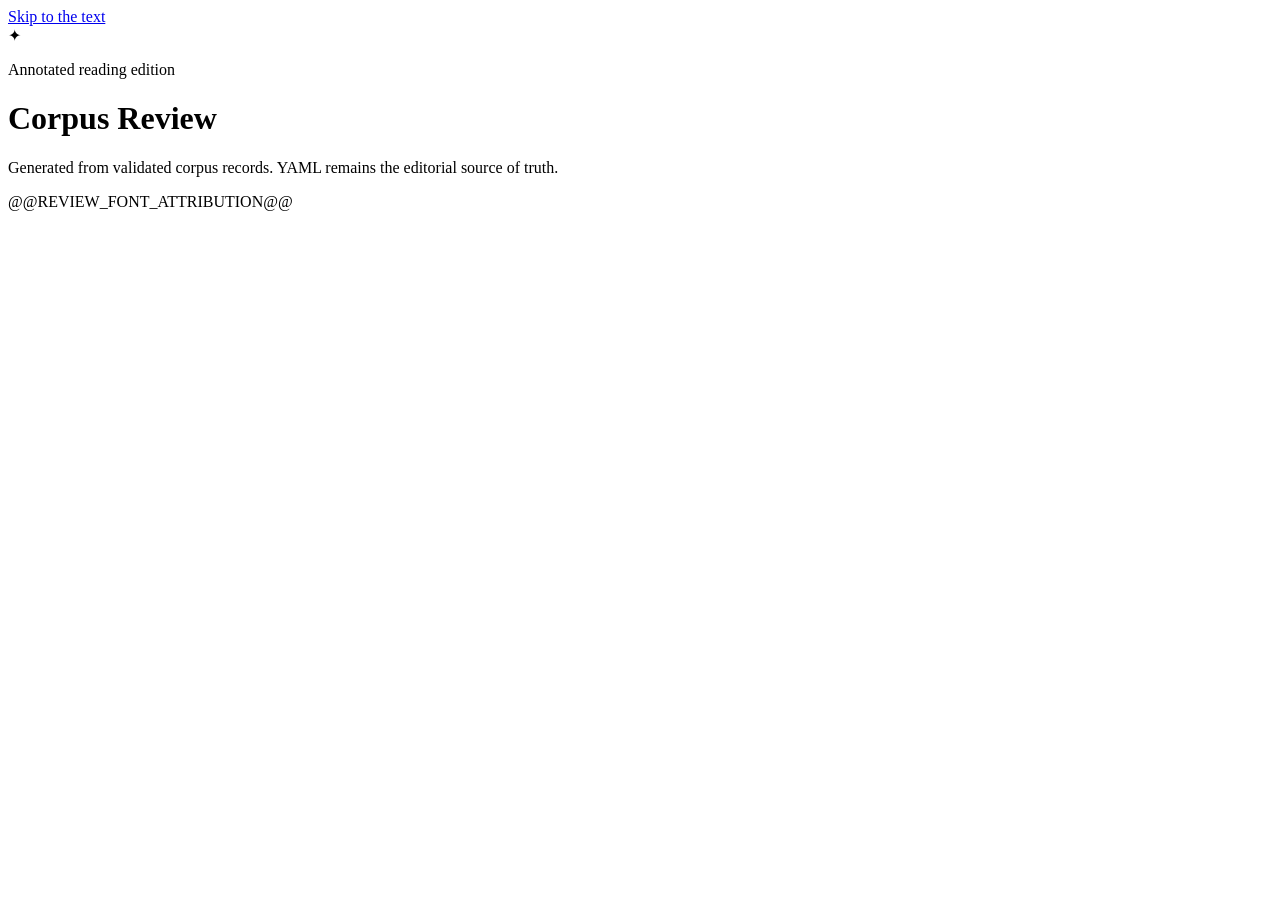
<file: src/reference_corpus/web/review.html>
<!doctype html>
<html lang="en">
<head>
  <meta charset="utf-8">
  <meta name="viewport" content="width=device-width, initial-scale=1">
  <meta name="color-scheme" content="light">
  <meta name="description" content="A source-first literary review edition">
  <title>Corpus Review</title>
  <style>
@@REVIEW_STYLE@@
  </style>
</head>
<body>
  <a class="skip-link" href="#poem-panel">Skip to the text</a>
  <header class="masthead" aria-labelledby="edition-title">
    <div class="masthead__mark" aria-hidden="true">✦</div>
    <div class="masthead__identity">
      <p class="eyebrow">Annotated reading edition</p>
      <h1 id="edition-title">Corpus Review</h1>
      <p id="edition-author" class="byline"></p>
    </div>
    <div id="edition-status" class="masthead__status"></div>
  </header>

  <nav id="reading-nav" class="reading-nav" aria-label="Ways to read"></nav>
  <p id="mode-description" class="mode-description" aria-live="polite" hidden></p>

  <main class="edition-shell">
    <section id="poem-panel" class="poem-panel" aria-label="Base text">
      <div class="poem-sticky">
        <div id="text-view-selector" class="text-view-selector" role="group" aria-label="Reading text" hidden></div>
        <header id="witness-presentation" class="witness-presentation" hidden>
          <p id="witness-credit" class="witness-presentation__credit"></p>
          <h2 id="witness-heading" class="witness-presentation__heading"></h2>
        </header>
        <div id="poem-lines" class="poem-lines"></div>
        <p id="base-witness" class="witness-note"></p>
      </div>
    </section>

    <section id="reading-detail" class="reading-panel" aria-label="Commentary" tabindex="-1">
      <section id="pathway-detail" class="pathway-detail" hidden aria-label="Guided reading"></section>
      <div id="reading-grid" class="reading-grid reading-grid--single">
        <section id="annotation-collection" class="annotation-collection" hidden aria-label="Annotations"></section>
        <section id="source-detail" class="source-detail" hidden aria-labelledby="sources-heading">
          <h3 id="sources-heading">Sources and access</h3>
          <p class="source-intro">What was read, how it may be used, and where the evidence remains incomplete.</p>
          <div id="source-list"></div>
        </section>
      </div>
    </section>
  </main>

  <footer class="colophon">
    <p id="corpus-description"></p>
    <p>Generated from validated corpus records. YAML remains the editorial source of truth.</p>
    @@REVIEW_FONT_ATTRIBUTION@@
  </footer>

  <script id="corpus-data" type="application/json">@@REVIEW_DATA@@</script>
  <script>
@@REVIEW_SCRIPT@@
  </script>
</body>
</html>
</file>
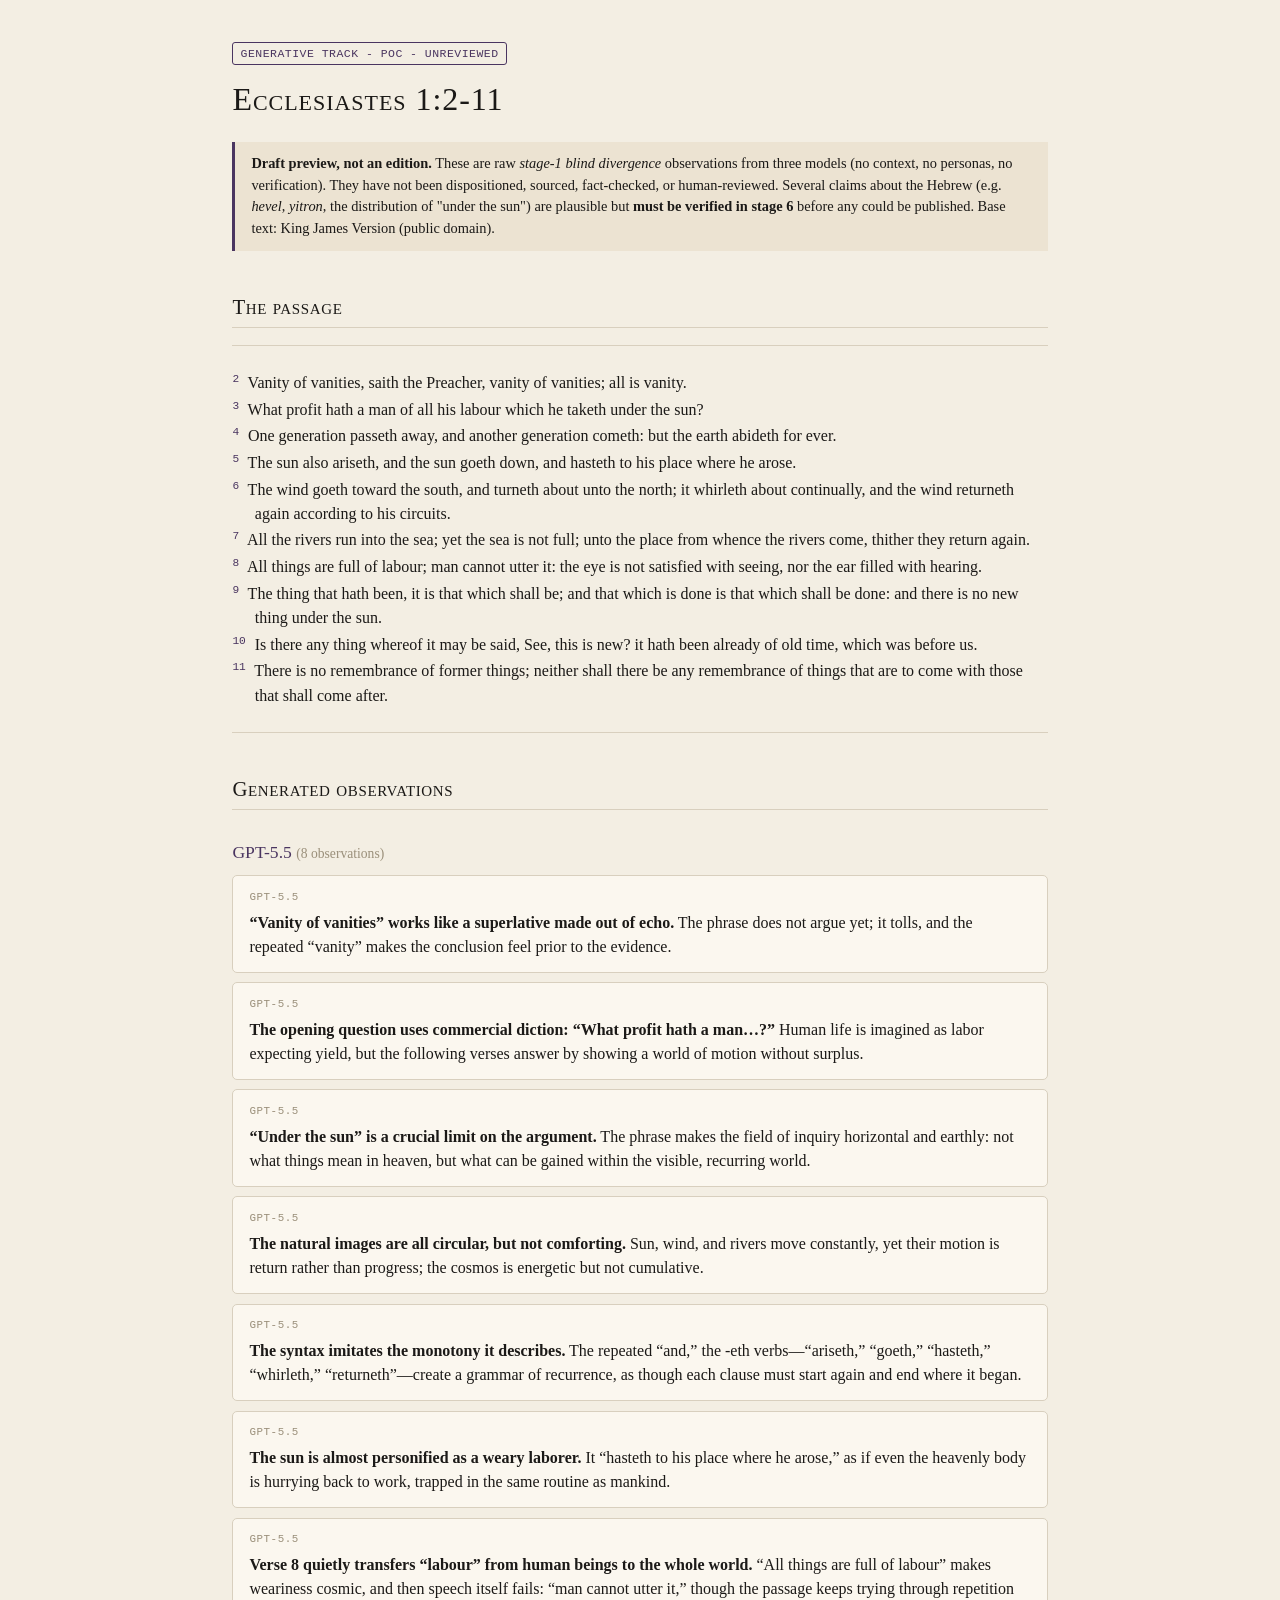
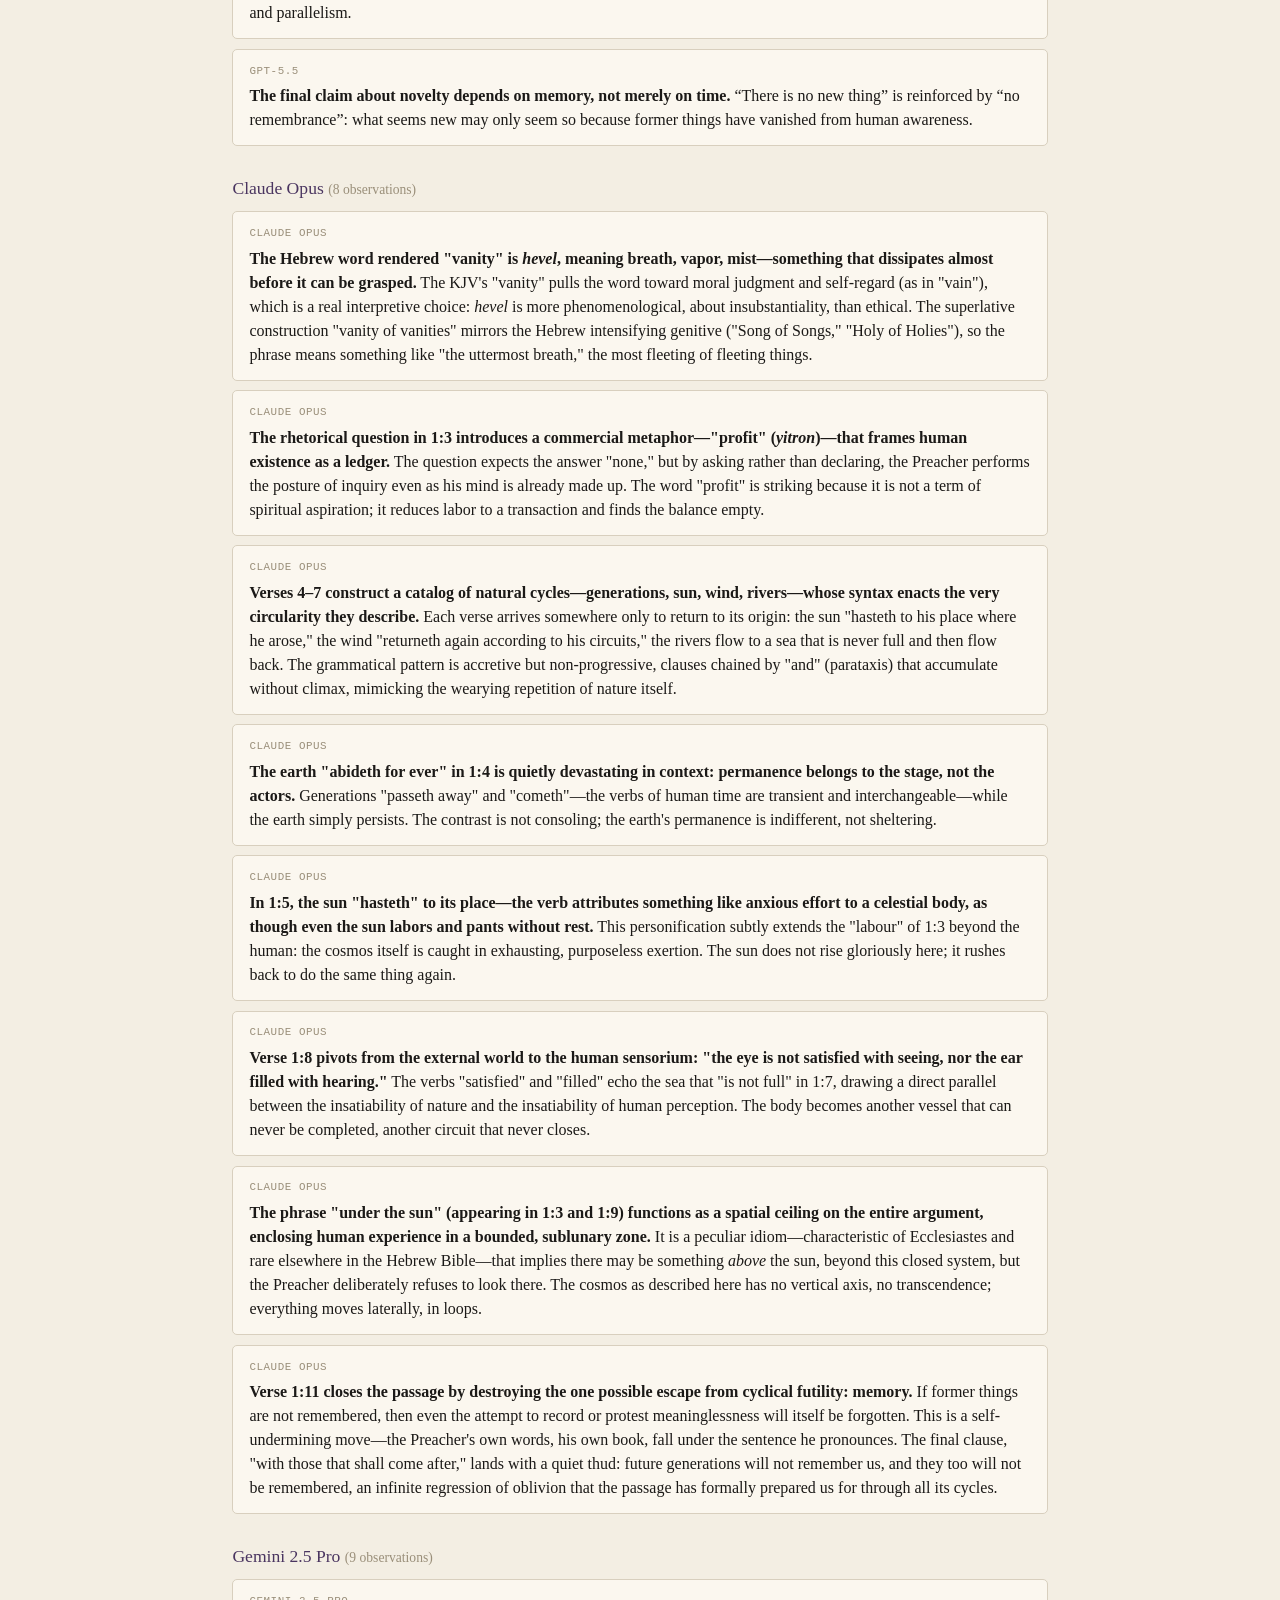
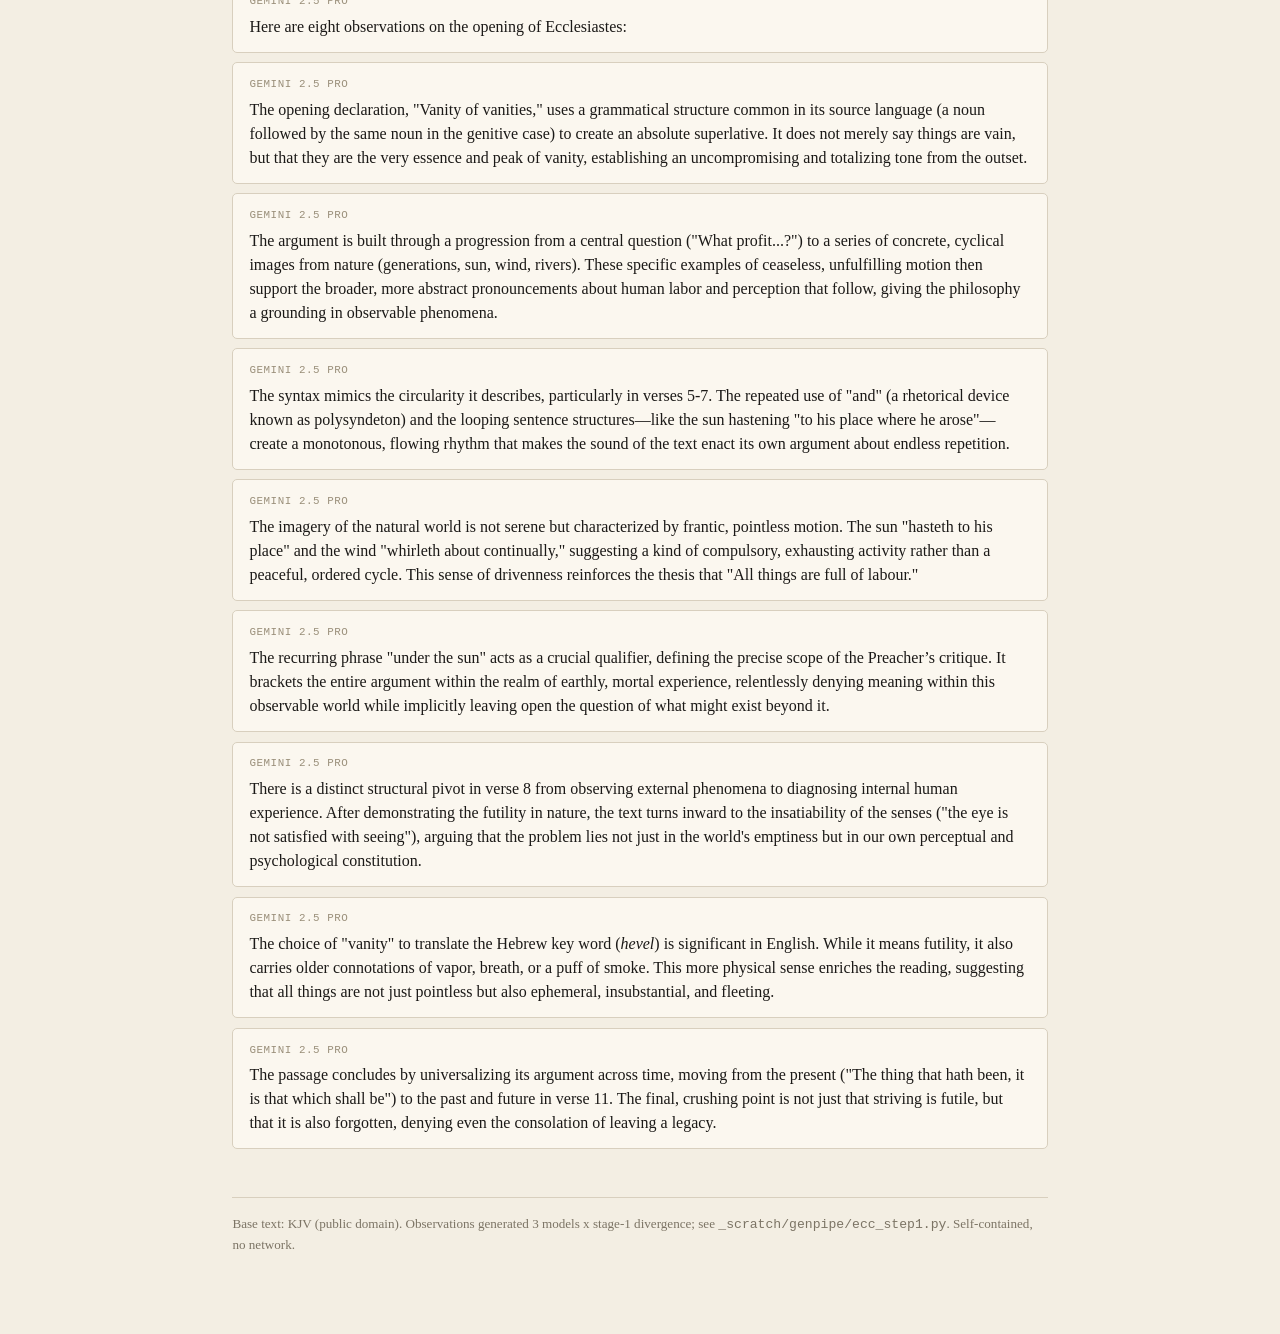
<file: experiments/generative-track/pilot-2026-10/evidence/ecc_step1/poc.html>
<!DOCTYPE html>
<html lang="en"><head><meta charset="utf-8">
<meta name="viewport" content="width=device-width, initial-scale=1">
<title>Ecclesiastes 1:2-11 - generative POC</title>
<style>
  :root { --paper:#F3EEE3; --ink:#1B1917; --violet:#4A3560; --rule:#d8cfbe; }
  * { box-sizing:border-box; }
  body { margin:0; background:var(--paper); color:var(--ink);
    font-family:"EB Garamond",Georgia,"Times New Roman",serif; line-height:1.5; }
  .wrap { max-width:860px; margin:0 auto; padding:2.5rem 1.4rem 5rem; }
  .tag { display:inline-block; font-family:"Courier Prime",monospace; font-size:.72rem;
    letter-spacing:.04em; text-transform:uppercase; color:var(--violet);
    border:1px solid var(--violet); border-radius:3px; padding:.12rem .45rem; }
  h1 { font-variant:small-caps; letter-spacing:.03em; font-weight:400;
    font-size:2rem; margin:.6rem 0 .2rem; }
  .caveat { background:#ece3d2; border-left:3px solid var(--violet); padding:.7rem 1rem;
    font-size:.9rem; margin:1.2rem 0 2rem; }
  .passage { border-top:1px solid var(--rule); border-bottom:1px solid var(--rule);
    padding:1.4rem 0; margin-bottom:2rem; }
  .passage .v { margin:.15rem 0; text-indent:-1.4rem; padding-left:1.4rem; }
  .passage .n { font-family:"Courier Prime",monospace; font-size:.7rem; color:var(--violet);
    vertical-align:super; margin-right:.3rem; }
  h2 { font-variant:small-caps; letter-spacing:.03em; font-weight:400; font-size:1.3rem;
    border-bottom:1px solid var(--rule); padding-bottom:.3rem; margin-top:2.5rem; }
  .model h3 { font-weight:400; font-size:1.1rem; margin:1.8rem 0 .5rem; color:var(--violet); }
  .model h3 .count { color:#9a8f7a; font-size:.85rem; }
  ol.notes { list-style:none; margin:0; padding:0; }
  li.note { border:1px solid var(--rule); border-radius:5px; background:#fbf7ef;
    padding:.8rem 1rem; margin:.6rem 0; position:relative; }
  li.note .src { display:block; font-family:"Courier Prime",monospace; font-size:.68rem;
    text-transform:uppercase; letter-spacing:.05em; color:#9a8f7a; margin-bottom:.35rem; }
  em { font-style:italic; }
  footer { margin-top:3rem; padding-top:1rem; border-top:1px solid var(--rule);
    font-size:.82rem; color:#7c7465; }
</style></head>
<body><div class="wrap">
  <span class="tag">Generative track - POC - unreviewed</span>
  <h1>Ecclesiastes 1:2-11</h1>
  <div class="caveat">
    <strong>Draft preview, not an edition.</strong> These are raw <em>stage-1 blind
    divergence</em> observations from three models (no context, no personas, no
    verification). They have not been dispositioned, sourced, fact-checked, or
    human-reviewed. Several claims about the Hebrew (e.g. <em>hevel</em>, <em>yitron</em>,
    the distribution of "under the sun") are plausible but <strong>must be verified in
    stage 6</strong> before any could be published. Base text: King James Version
    (public domain).
  </div>

  <h2>The passage</h2>
  <div class="passage"><p class="v"><span class="n">2</span> Vanity of vanities, saith the Preacher, vanity of vanities; all is vanity.</p>
<p class="v"><span class="n">3</span> What profit hath a man of all his labour which he taketh under the sun?</p>
<p class="v"><span class="n">4</span> One generation passeth away, and another generation cometh: but the earth abideth for ever.</p>
<p class="v"><span class="n">5</span> The sun also ariseth, and the sun goeth down, and hasteth to his place where he arose.</p>
<p class="v"><span class="n">6</span> The wind goeth toward the south, and turneth about unto the north; it whirleth about continually, and the wind returneth again according to his circuits.</p>
<p class="v"><span class="n">7</span> All the rivers run into the sea; yet the sea is not full; unto the place from whence the rivers come, thither they return again.</p>
<p class="v"><span class="n">8</span> All things are full of labour; man cannot utter it: the eye is not satisfied with seeing, nor the ear filled with hearing.</p>
<p class="v"><span class="n">9</span> The thing that hath been, it is that which shall be; and that which is done is that which shall be done: and there is no new thing under the sun.</p>
<p class="v"><span class="n">10</span> Is there any thing whereof it may be said, See, this is new? it hath been already of old time, which was before us.</p>
<p class="v"><span class="n">11</span> There is no remembrance of former things; neither shall there be any remembrance of things that are to come with those that shall come after.</p></div>

  <h2>Generated observations</h2>
  <section class="model"><h3>GPT-5.5 <span class="count">(8 observations)</span></h3><ol class="notes"><li class="note"><span class="src">GPT-5.5</span><strong>“Vanity of vanities” works like a superlative made out of echo.</strong> The phrase does not argue yet; it tolls, and the repeated “vanity” makes the conclusion feel prior to the evidence.</li>
<li class="note"><span class="src">GPT-5.5</span><strong>The opening question uses commercial diction: “What profit hath a man…?”</strong> Human life is imagined as labor expecting yield, but the following verses answer by showing a world of motion without surplus.</li>
<li class="note"><span class="src">GPT-5.5</span><strong>“Under the sun” is a crucial limit on the argument.</strong> The phrase makes the field of inquiry horizontal and earthly: not what things mean in heaven, but what can be gained within the visible, recurring world.</li>
<li class="note"><span class="src">GPT-5.5</span><strong>The natural images are all circular, but not comforting.</strong> Sun, wind, and rivers move constantly, yet their motion is return rather than progress; the cosmos is energetic but not cumulative.</li>
<li class="note"><span class="src">GPT-5.5</span><strong>The syntax imitates the monotony it describes.</strong> The repeated “and,” the -eth verbs—“ariseth,” “goeth,” “hasteth,” “whirleth,” “returneth”—create a grammar of recurrence, as though each clause must start again and end where it began.</li>
<li class="note"><span class="src">GPT-5.5</span><strong>The sun is almost personified as a weary laborer.</strong> It “hasteth to his place where he arose,” as if even the heavenly body is hurrying back to work, trapped in the same routine as mankind.</li>
<li class="note"><span class="src">GPT-5.5</span><strong>Verse 8 quietly transfers “labour” from human beings to the whole world.</strong> “All things are full of labour” makes weariness cosmic, and then speech itself fails: “man cannot utter it,” though the passage keeps trying through repetition and parallelism.</li>
<li class="note"><span class="src">GPT-5.5</span><strong>The final claim about novelty depends on memory, not merely on time.</strong> “There is no new thing” is reinforced by “no remembrance”: what seems new may only seem so because former things have vanished from human awareness.</li></ol></section><section class="model"><h3>Claude Opus <span class="count">(8 observations)</span></h3><ol class="notes"><li class="note"><span class="src">Claude Opus</span><strong>The Hebrew word rendered &quot;vanity&quot; is <em>hevel</em>, meaning breath, vapor, mist—something that dissipates almost before it can be grasped.</strong> The KJV&#x27;s &quot;vanity&quot; pulls the word toward moral judgment and self-regard (as in &quot;vain&quot;), which is a real interpretive choice: <em>hevel</em> is more phenomenological, about insubstantiality, than ethical. The superlative construction &quot;vanity of vanities&quot; mirrors the Hebrew intensifying genitive (&quot;Song of Songs,&quot; &quot;Holy of Holies&quot;), so the phrase means something like &quot;the uttermost breath,&quot; the most fleeting of fleeting things.</li>
<li class="note"><span class="src">Claude Opus</span><strong>The rhetorical question in 1:3 introduces a commercial metaphor—&quot;profit&quot; (<em>yitron</em>)—that frames human existence as a ledger.</strong> The question expects the answer &quot;none,&quot; but by asking rather than declaring, the Preacher performs the posture of inquiry even as his mind is already made up. The word &quot;profit&quot; is striking because it is not a term of spiritual aspiration; it reduces labor to a transaction and finds the balance empty.</li>
<li class="note"><span class="src">Claude Opus</span><strong>Verses 4–7 construct a catalog of natural cycles—generations, sun, wind, rivers—whose syntax enacts the very circularity they describe.</strong> Each verse arrives somewhere only to return to its origin: the sun &quot;hasteth to his place where he arose,&quot; the wind &quot;returneth again according to his circuits,&quot; the rivers flow to a sea that is never full and then flow back. The grammatical pattern is accretive but non-progressive, clauses chained by &quot;and&quot; (parataxis) that accumulate without climax, mimicking the wearying repetition of nature itself.</li>
<li class="note"><span class="src">Claude Opus</span><strong>The earth &quot;abideth for ever&quot; in 1:4 is quietly devastating in context: permanence belongs to the stage, not the actors.</strong> Generations &quot;passeth away&quot; and &quot;cometh&quot;—the verbs of human time are transient and interchangeable—while the earth simply persists. The contrast is not consoling; the earth&#x27;s permanence is indifferent, not sheltering.</li>
<li class="note"><span class="src">Claude Opus</span><strong>In 1:5, the sun &quot;hasteth&quot; to its place—the verb attributes something like anxious effort to a celestial body, as though even the sun labors and pants without rest.</strong> This personification subtly extends the &quot;labour&quot; of 1:3 beyond the human: the cosmos itself is caught in exhausting, purposeless exertion. The sun does not rise gloriously here; it rushes back to do the same thing again.</li>
<li class="note"><span class="src">Claude Opus</span><strong>Verse 1:8 pivots from the external world to the human sensorium: &quot;the eye is not satisfied with seeing, nor the ear filled with hearing.&quot;</strong> The verbs &quot;satisfied&quot; and &quot;filled&quot; echo the sea that &quot;is not full&quot; in 1:7, drawing a direct parallel between the insatiability of nature and the insatiability of human perception. The body becomes another vessel that can never be completed, another circuit that never closes.</li>
<li class="note"><span class="src">Claude Opus</span><strong>The phrase &quot;under the sun&quot; (appearing in 1:3 and 1:9) functions as a spatial ceiling on the entire argument, enclosing human experience in a bounded, sublunary zone.</strong> It is a peculiar idiom—characteristic of Ecclesiastes and rare elsewhere in the Hebrew Bible—that implies there may be something <em>above</em> the sun, beyond this closed system, but the Preacher deliberately refuses to look there. The cosmos as described here has no vertical axis, no transcendence; everything moves laterally, in loops.</li>
<li class="note"><span class="src">Claude Opus</span><strong>Verse 1:11 closes the passage by destroying the one possible escape from cyclical futility: memory.</strong> If former things are not remembered, then even the attempt to record or protest meaninglessness will itself be forgotten. This is a self-undermining move—the Preacher&#x27;s own words, his own book, fall under the sentence he pronounces. The final clause, &quot;with those that shall come after,&quot; lands with a quiet thud: future generations will not remember us, and they too will not be remembered, an infinite regression of oblivion that the passage has formally prepared us for through all its cycles.</li></ol></section><section class="model"><h3>Gemini 2.5 Pro <span class="count">(9 observations)</span></h3><ol class="notes"><li class="note"><span class="src">Gemini 2.5 Pro</span>Here are eight observations on the opening of Ecclesiastes:</li>
<li class="note"><span class="src">Gemini 2.5 Pro</span>The opening declaration, &quot;Vanity of vanities,&quot; uses a grammatical structure common in its source language (a noun followed by the same noun in the genitive case) to create an absolute superlative. It does not merely say things are vain, but that they are the very essence and peak of vanity, establishing an uncompromising and totalizing tone from the outset.</li>
<li class="note"><span class="src">Gemini 2.5 Pro</span>The argument is built through a progression from a central question (&quot;What profit...?&quot;) to a series of concrete, cyclical images from nature (generations, sun, wind, rivers). These specific examples of ceaseless, unfulfilling motion then support the broader, more abstract pronouncements about human labor and perception that follow, giving the philosophy a grounding in observable phenomena.</li>
<li class="note"><span class="src">Gemini 2.5 Pro</span>The syntax mimics the circularity it describes, particularly in verses 5-7. The repeated use of &quot;and&quot; (a rhetorical device known as polysyndeton) and the looping sentence structures—like the sun hastening &quot;to his place where he arose&quot;—create a monotonous, flowing rhythm that makes the sound of the text enact its own argument about endless repetition.</li>
<li class="note"><span class="src">Gemini 2.5 Pro</span>The imagery of the natural world is not serene but characterized by frantic, pointless motion. The sun &quot;hasteth to his place&quot; and the wind &quot;whirleth about continually,&quot; suggesting a kind of compulsory, exhausting activity rather than a peaceful, ordered cycle. This sense of drivenness reinforces the thesis that &quot;All things are full of labour.&quot;</li>
<li class="note"><span class="src">Gemini 2.5 Pro</span>The recurring phrase &quot;under the sun&quot; acts as a crucial qualifier, defining the precise scope of the Preacher’s critique. It brackets the entire argument within the realm of earthly, mortal experience, relentlessly denying meaning within this observable world while implicitly leaving open the question of what might exist beyond it.</li>
<li class="note"><span class="src">Gemini 2.5 Pro</span>There is a distinct structural pivot in verse 8 from observing external phenomena to diagnosing internal human experience. After demonstrating the futility in nature, the text turns inward to the insatiability of the senses (&quot;the eye is not satisfied with seeing&quot;), arguing that the problem lies not just in the world&#x27;s emptiness but in our own perceptual and psychological constitution.</li>
<li class="note"><span class="src">Gemini 2.5 Pro</span>The choice of &quot;vanity&quot; to translate the Hebrew key word (<em>hevel</em>) is significant in English. While it means futility, it also carries older connotations of vapor, breath, or a puff of smoke. This more physical sense enriches the reading, suggesting that all things are not just pointless but also ephemeral, insubstantial, and fleeting.</li>
<li class="note"><span class="src">Gemini 2.5 Pro</span>The passage concludes by universalizing its argument across time, moving from the present (&quot;The thing that hath been, it is that which shall be&quot;) to the past and future in verse 11. The final, crushing point is not just that striving is futile, but that it is also forgotten, denying even the consolation of leaving a legacy.</li></ol></section>

  <footer>
    Base text: KJV (public domain). Observations generated 3 models x stage-1
    divergence; see <code>_scratch/genpipe/ecc_step1.py</code>. Self-contained, no network.
  </footer>
</div></body></html>
</file>
